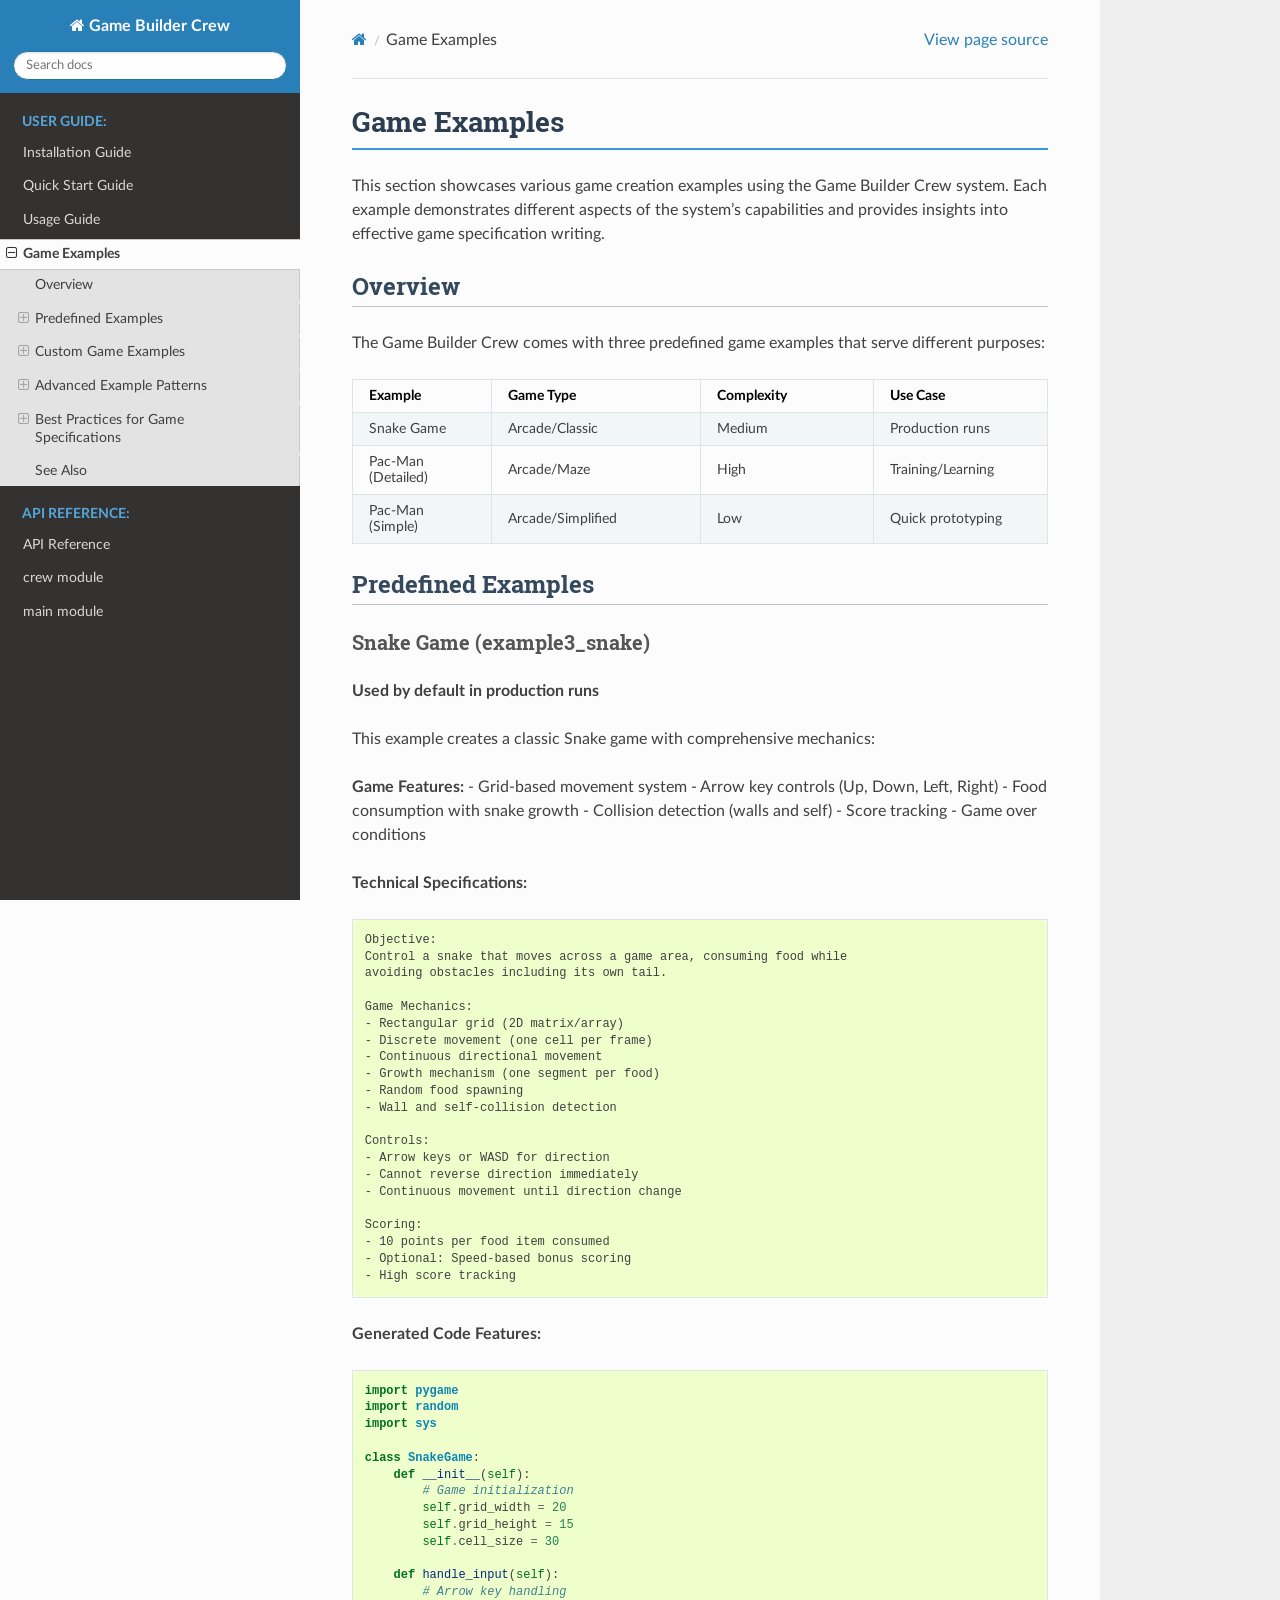
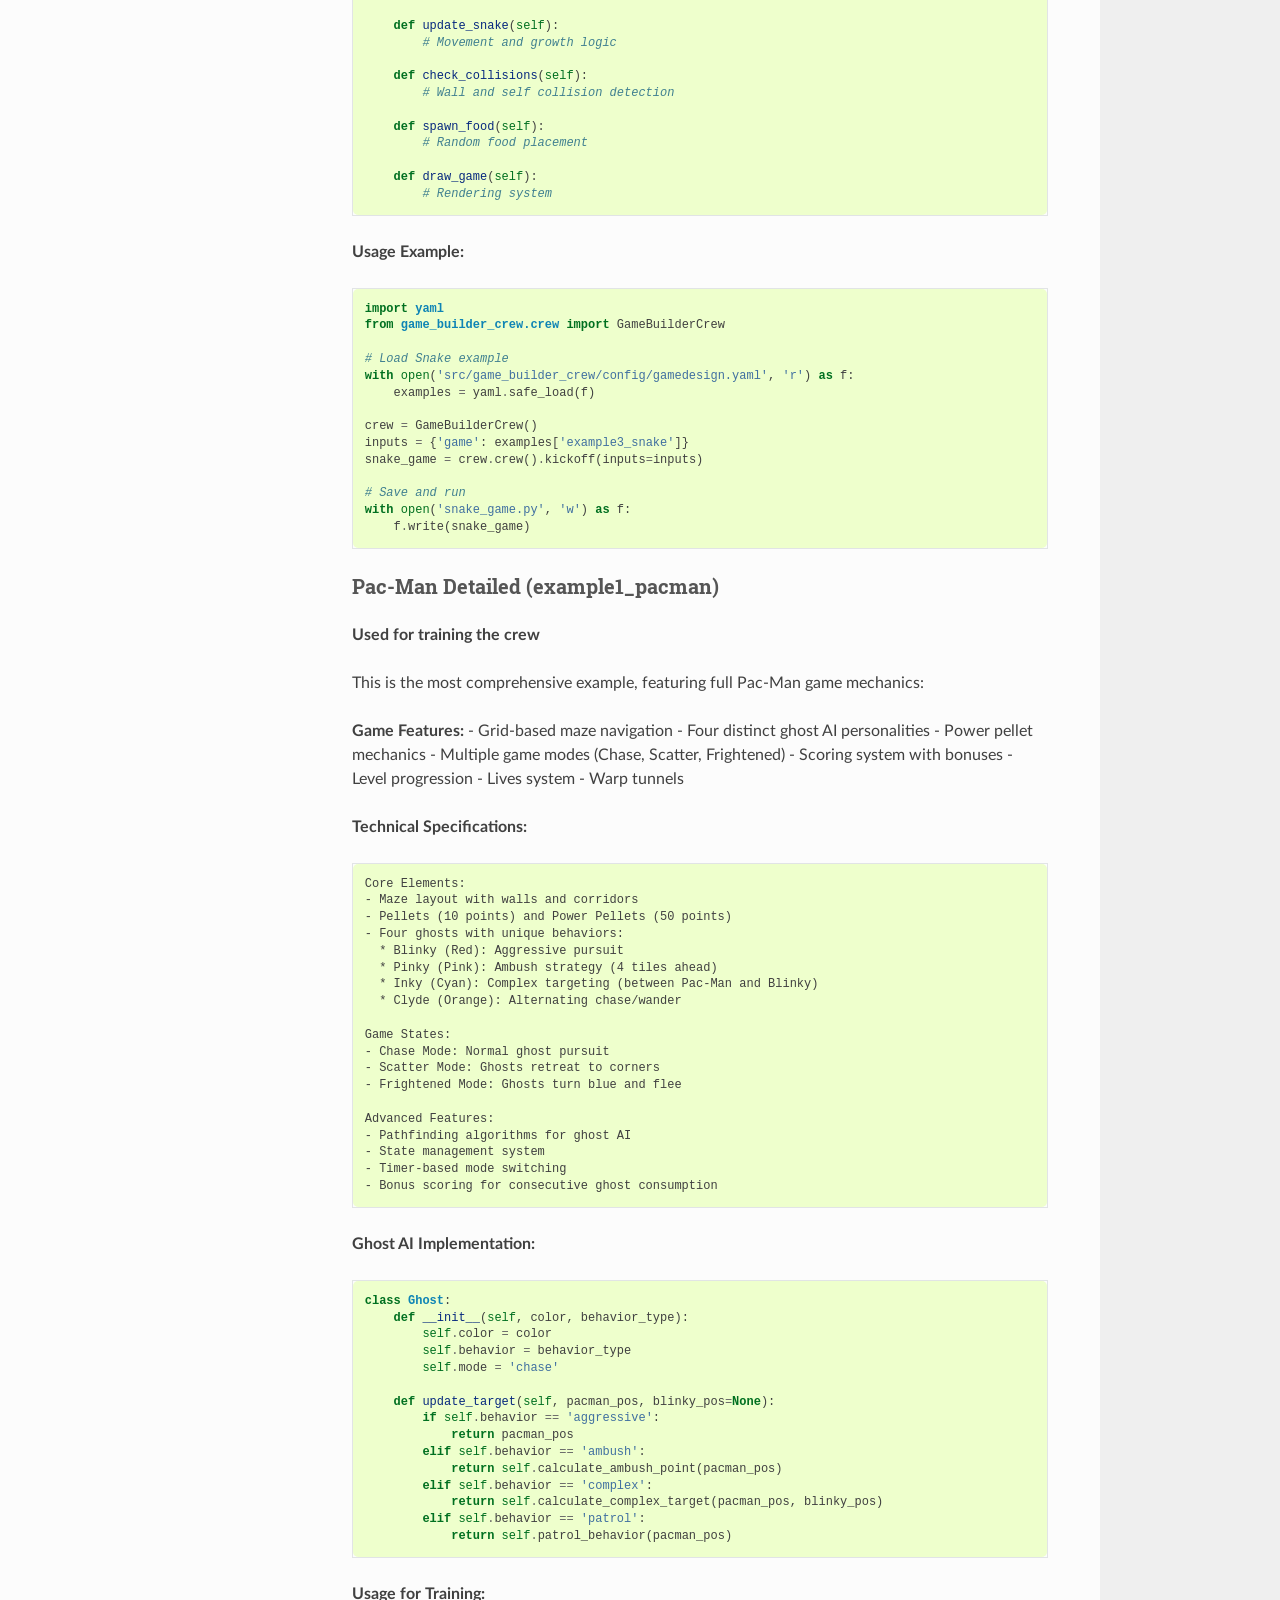
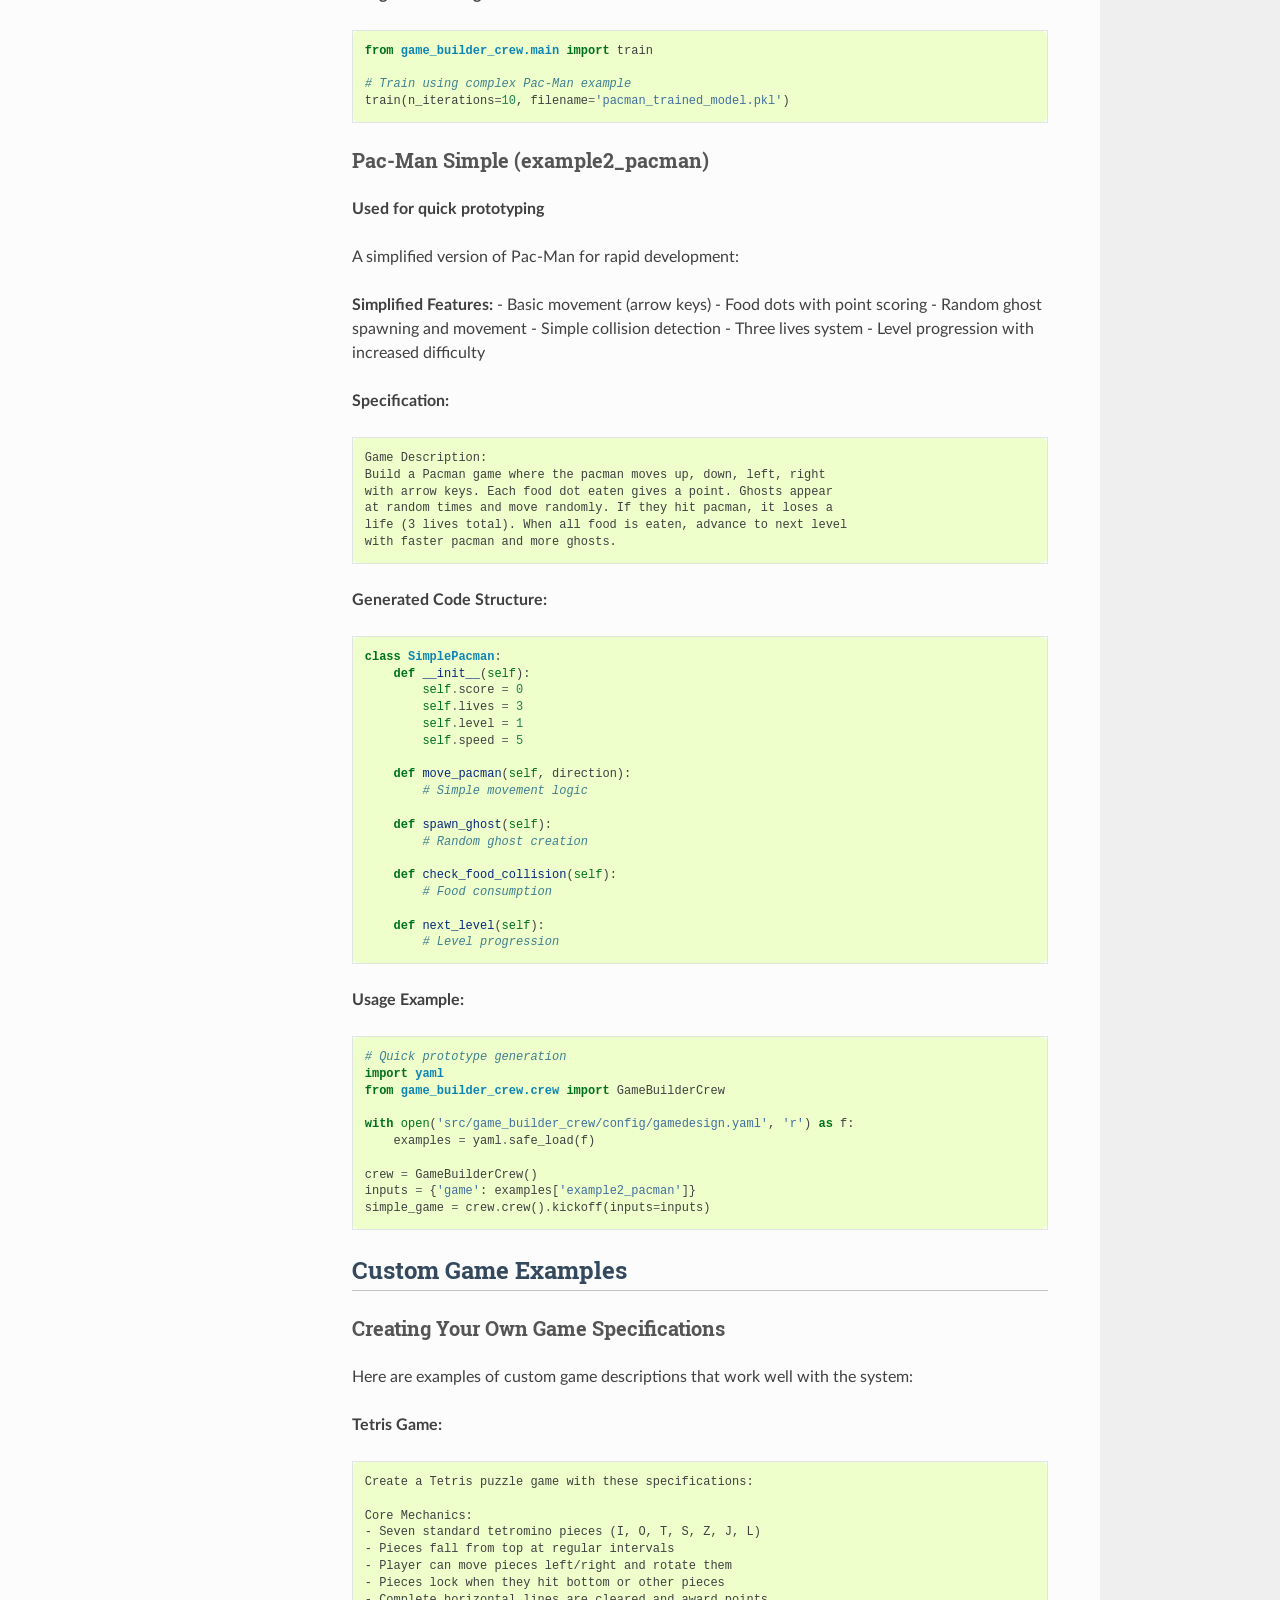
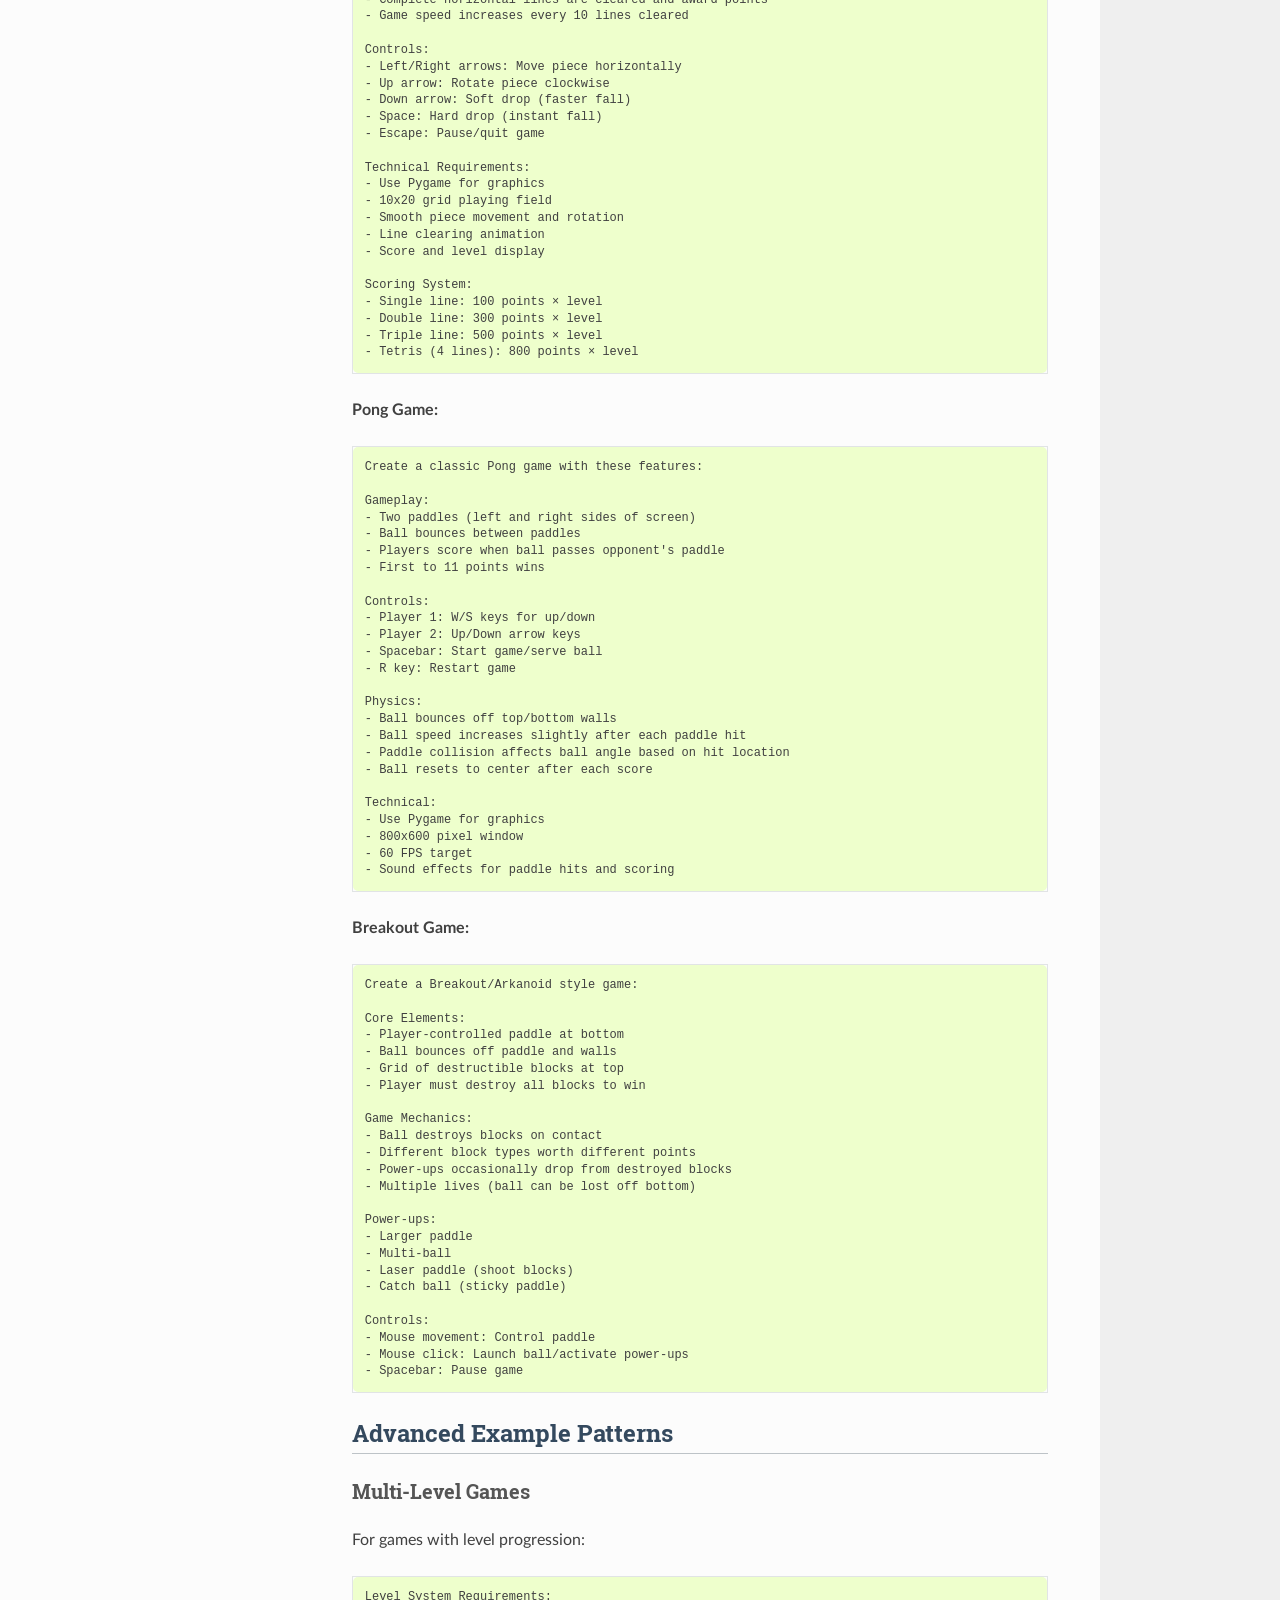
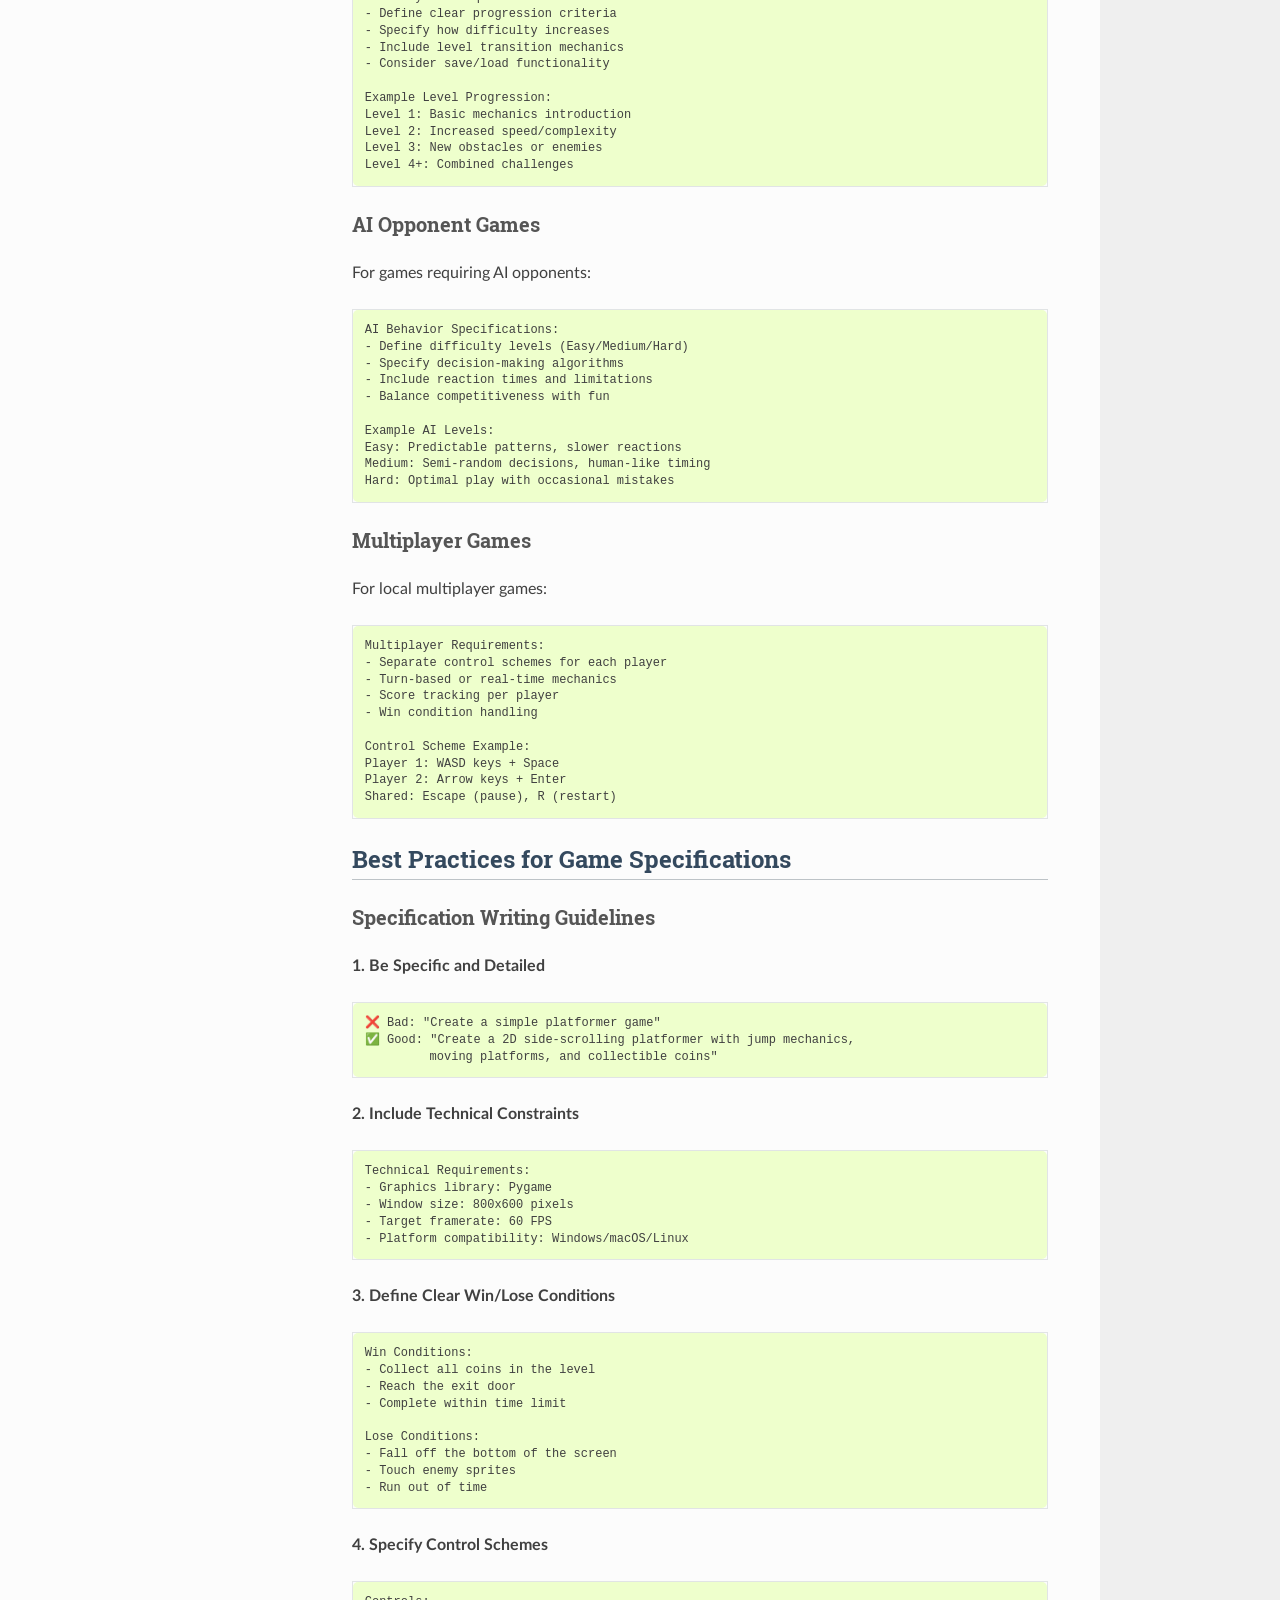
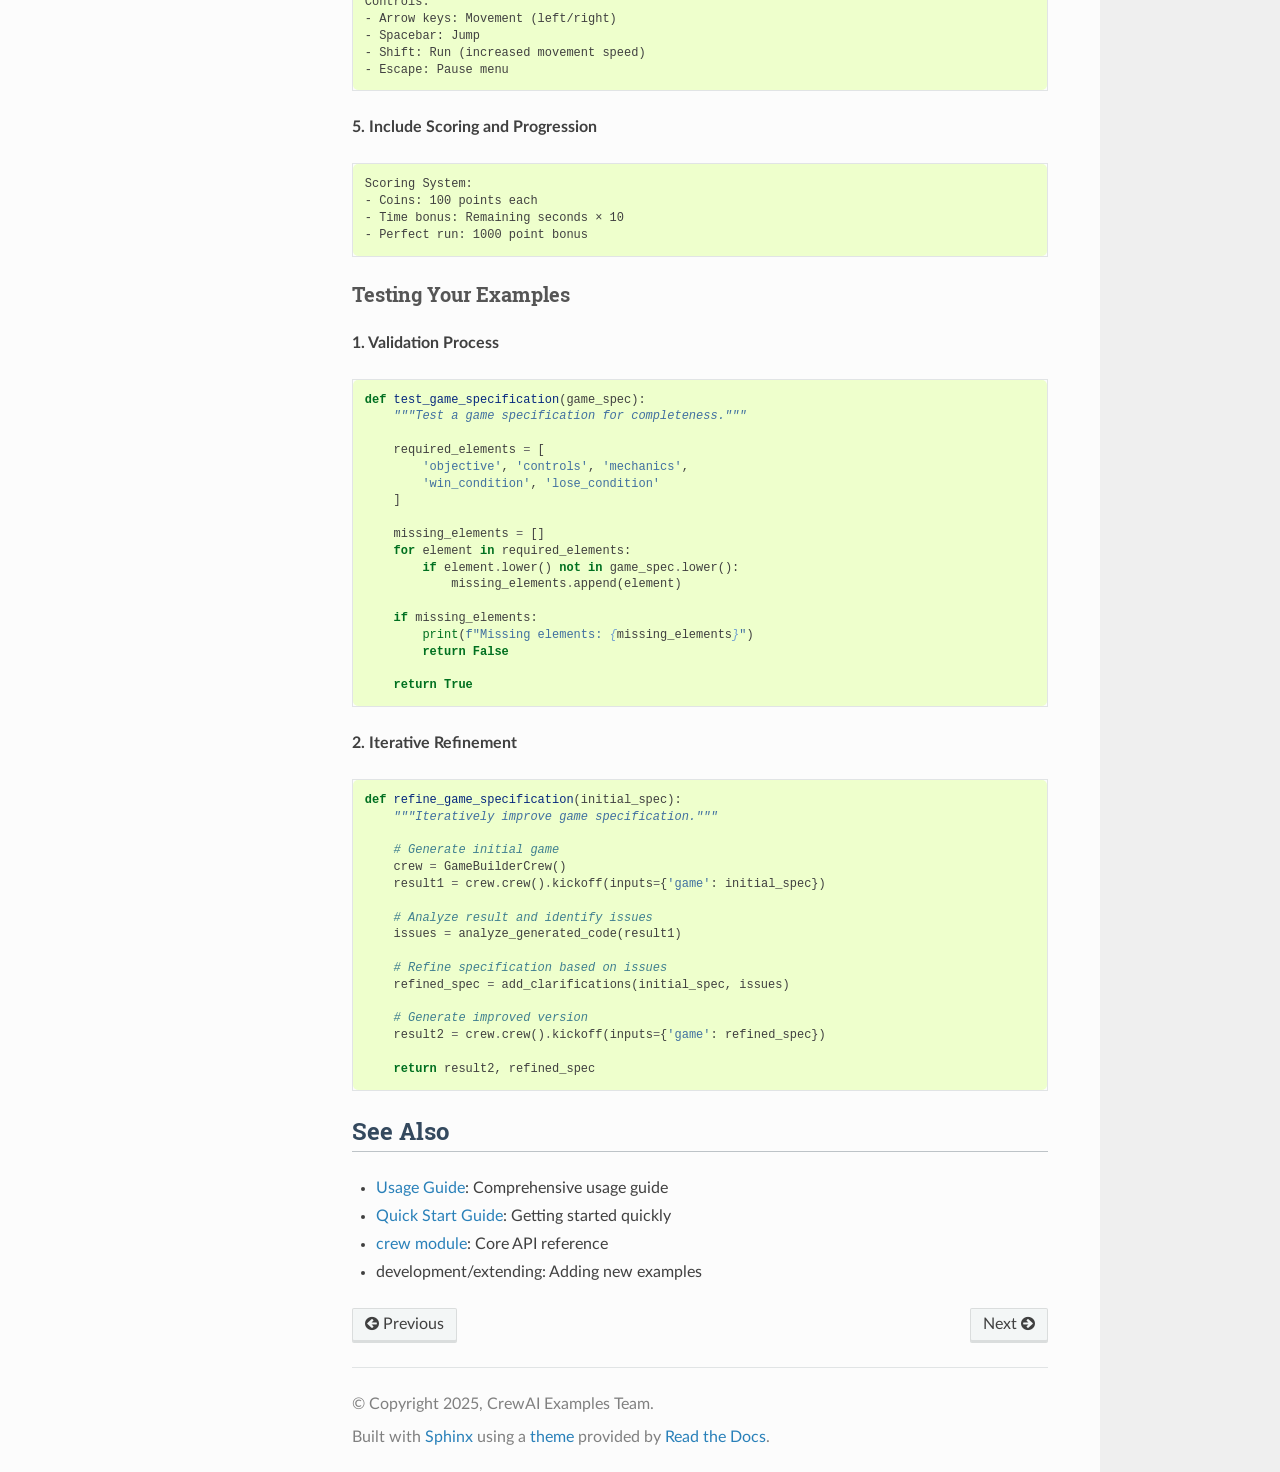
<file: report_generator/src/report_generator/tools/docs/docs_example/_build/html/examples.html>
<!DOCTYPE html>
<html class="writer-html5" lang="en" data-content_root="./">
<head>
  <meta charset="utf-8" /><meta name="viewport" content="width=device-width, initial-scale=1" />

  <meta name="viewport" content="width=device-width, initial-scale=1.0" />
  <title>Game Examples &mdash; Game Builder Crew 1.0.0 documentation</title>
      <link rel="stylesheet" type="text/css" href="_static/pygments.css?v=03e43079" />
      <link rel="stylesheet" type="text/css" href="_static/css/theme.css?v=e59714d7" />
      <link rel="stylesheet" type="text/css" href="_static/copybutton.css?v=76b2166b" />
      <link rel="stylesheet" type="text/css" href="_static/custom.css?v=1cfeddc2" />
      <link rel="stylesheet" type="text/css" href="_static/sphinx-design.min.css?v=95c83b7e" />

  
      <script src="_static/jquery.js?v=5d32c60e"></script>
      <script src="_static/_sphinx_javascript_frameworks_compat.js?v=2cd50e6c"></script>
      <script src="_static/documentation_options.js?v=8d563738"></script>
      <script src="_static/doctools.js?v=9bcbadda"></script>
      <script src="_static/sphinx_highlight.js?v=dc90522c"></script>
      <script src="_static/clipboard.min.js?v=a7894cd8"></script>
      <script src="_static/copybutton.js?v=f281be69"></script>
      <script src="_static/design-tabs.js?v=f930bc37"></script>
    <script src="_static/js/theme.js"></script>
    <link rel="index" title="Index" href="genindex.html" />
    <link rel="search" title="Search" href="search.html" />
    <link rel="next" title="API Reference" href="api/modules.html" />
    <link rel="prev" title="Usage Guide" href="usage.html" /> 
</head>

<body class="wy-body-for-nav"> 
  <div class="wy-grid-for-nav">
    <nav data-toggle="wy-nav-shift" class="wy-nav-side">
      <div class="wy-side-scroll">
        <div class="wy-side-nav-search"  style="background: #2980B9" >

          
          
          <a href="index.html" class="icon icon-home">
            Game Builder Crew
          </a>
<div role="search">
  <form id="rtd-search-form" class="wy-form" action="search.html" method="get">
    <input type="text" name="q" placeholder="Search docs" aria-label="Search docs" />
    <input type="hidden" name="check_keywords" value="yes" />
    <input type="hidden" name="area" value="default" />
  </form>
</div>
        </div><div class="wy-menu wy-menu-vertical" data-spy="affix" role="navigation" aria-label="Navigation menu">
              <p class="caption" role="heading"><span class="caption-text">User Guide:</span></p>
<ul class="current">
<li class="toctree-l1"><a class="reference internal" href="installation.html">Installation Guide</a></li>
<li class="toctree-l1"><a class="reference internal" href="quickstart.html">Quick Start Guide</a></li>
<li class="toctree-l1"><a class="reference internal" href="usage.html">Usage Guide</a></li>
<li class="toctree-l1 current"><a class="current reference internal" href="#">Game Examples</a><ul>
<li class="toctree-l2"><a class="reference internal" href="#overview">Overview</a></li>
<li class="toctree-l2"><a class="reference internal" href="#predefined-examples">Predefined Examples</a><ul>
<li class="toctree-l3"><a class="reference internal" href="#snake-game-example3-snake">Snake Game (example3_snake)</a></li>
<li class="toctree-l3"><a class="reference internal" href="#pac-man-detailed-example1-pacman">Pac-Man Detailed (example1_pacman)</a></li>
<li class="toctree-l3"><a class="reference internal" href="#pac-man-simple-example2-pacman">Pac-Man Simple (example2_pacman)</a></li>
</ul>
</li>
<li class="toctree-l2"><a class="reference internal" href="#custom-game-examples">Custom Game Examples</a><ul>
<li class="toctree-l3"><a class="reference internal" href="#creating-your-own-game-specifications">Creating Your Own Game Specifications</a></li>
</ul>
</li>
<li class="toctree-l2"><a class="reference internal" href="#advanced-example-patterns">Advanced Example Patterns</a><ul>
<li class="toctree-l3"><a class="reference internal" href="#multi-level-games">Multi-Level Games</a></li>
<li class="toctree-l3"><a class="reference internal" href="#ai-opponent-games">AI Opponent Games</a></li>
<li class="toctree-l3"><a class="reference internal" href="#multiplayer-games">Multiplayer Games</a></li>
</ul>
</li>
<li class="toctree-l2"><a class="reference internal" href="#best-practices-for-game-specifications">Best Practices for Game Specifications</a><ul>
<li class="toctree-l3"><a class="reference internal" href="#specification-writing-guidelines">Specification Writing Guidelines</a></li>
<li class="toctree-l3"><a class="reference internal" href="#testing-your-examples">Testing Your Examples</a></li>
</ul>
</li>
<li class="toctree-l2"><a class="reference internal" href="#see-also">See Also</a></li>
</ul>
</li>
</ul>
<p class="caption" role="heading"><span class="caption-text">API Reference:</span></p>
<ul>
<li class="toctree-l1"><a class="reference internal" href="api/modules.html">API Reference</a></li>
<li class="toctree-l1"><a class="reference internal" href="api/crew.html">crew module</a></li>
<li class="toctree-l1"><a class="reference internal" href="api/main.html">main module</a></li>
</ul>

        </div>
      </div>
    </nav>

    <section data-toggle="wy-nav-shift" class="wy-nav-content-wrap"><nav class="wy-nav-top" aria-label="Mobile navigation menu"  style="background: #2980B9" >
          <i data-toggle="wy-nav-top" class="fa fa-bars"></i>
          <a href="index.html">Game Builder Crew</a>
      </nav>

      <div class="wy-nav-content">
        <div class="rst-content">
          <div role="navigation" aria-label="Page navigation">
  <ul class="wy-breadcrumbs">
      <li><a href="index.html" class="icon icon-home" aria-label="Home"></a></li>
      <li class="breadcrumb-item active">Game Examples</li>
      <li class="wy-breadcrumbs-aside">
            <a href="_sources/examples.rst.txt" rel="nofollow"> View page source</a>
      </li>
  </ul>
  <hr/>
</div>
          <div role="main" class="document" itemscope="itemscope" itemtype="http://schema.org/Article">
           <div itemprop="articleBody">
             
  <section id="game-examples">
<h1>Game Examples<a class="headerlink" href="#game-examples" title="Link to this heading"></a></h1>
<p>This section showcases various game creation examples using the Game Builder Crew system. Each example demonstrates different aspects of the system’s capabilities and provides insights into effective game specification writing.</p>
<section id="overview">
<h2>Overview<a class="headerlink" href="#overview" title="Link to this heading"></a></h2>
<p>The Game Builder Crew comes with three predefined game examples that serve different purposes:</p>
<table class="docutils align-default">
<colgroup>
<col style="width: 20.0%" />
<col style="width: 30.0%" />
<col style="width: 25.0%" />
<col style="width: 25.0%" />
</colgroup>
<thead>
<tr class="row-odd"><th class="head"><p>Example</p></th>
<th class="head"><p>Game Type</p></th>
<th class="head"><p>Complexity</p></th>
<th class="head"><p>Use Case</p></th>
</tr>
</thead>
<tbody>
<tr class="row-even"><td><p>Snake Game</p></td>
<td><p>Arcade/Classic</p></td>
<td><p>Medium</p></td>
<td><p>Production runs</p></td>
</tr>
<tr class="row-odd"><td><p>Pac-Man (Detailed)</p></td>
<td><p>Arcade/Maze</p></td>
<td><p>High</p></td>
<td><p>Training/Learning</p></td>
</tr>
<tr class="row-even"><td><p>Pac-Man (Simple)</p></td>
<td><p>Arcade/Simplified</p></td>
<td><p>Low</p></td>
<td><p>Quick prototyping</p></td>
</tr>
</tbody>
</table>
</section>
<section id="predefined-examples">
<h2>Predefined Examples<a class="headerlink" href="#predefined-examples" title="Link to this heading"></a></h2>
<section id="snake-game-example3-snake">
<h3>Snake Game (example3_snake)<a class="headerlink" href="#snake-game-example3-snake" title="Link to this heading"></a></h3>
<p><strong>Used by default in production runs</strong></p>
<p>This example creates a classic Snake game with comprehensive mechanics:</p>
<p><strong>Game Features:</strong>
- Grid-based movement system
- Arrow key controls (Up, Down, Left, Right)
- Food consumption with snake growth
- Collision detection (walls and self)
- Score tracking
- Game over conditions</p>
<p><strong>Technical Specifications:</strong></p>
<div class="highlight-text notranslate"><div class="highlight"><pre><span></span>Objective:
Control a snake that moves across a game area, consuming food while
avoiding obstacles including its own tail.

Game Mechanics:
- Rectangular grid (2D matrix/array)
- Discrete movement (one cell per frame)
- Continuous directional movement
- Growth mechanism (one segment per food)
- Random food spawning
- Wall and self-collision detection

Controls:
- Arrow keys or WASD for direction
- Cannot reverse direction immediately
- Continuous movement until direction change

Scoring:
- 10 points per food item consumed
- Optional: Speed-based bonus scoring
- High score tracking
</pre></div>
</div>
<p><strong>Generated Code Features:</strong></p>
<div class="highlight-python notranslate"><div class="highlight"><pre><span></span><span class="kn">import</span><span class="w"> </span><span class="nn">pygame</span>
<span class="kn">import</span><span class="w"> </span><span class="nn">random</span>
<span class="kn">import</span><span class="w"> </span><span class="nn">sys</span>

<span class="k">class</span><span class="w"> </span><span class="nc">SnakeGame</span><span class="p">:</span>
    <span class="k">def</span><span class="w"> </span><span class="fm">__init__</span><span class="p">(</span><span class="bp">self</span><span class="p">):</span>
        <span class="c1"># Game initialization</span>
        <span class="bp">self</span><span class="o">.</span><span class="n">grid_width</span> <span class="o">=</span> <span class="mi">20</span>
        <span class="bp">self</span><span class="o">.</span><span class="n">grid_height</span> <span class="o">=</span> <span class="mi">15</span>
        <span class="bp">self</span><span class="o">.</span><span class="n">cell_size</span> <span class="o">=</span> <span class="mi">30</span>

    <span class="k">def</span><span class="w"> </span><span class="nf">handle_input</span><span class="p">(</span><span class="bp">self</span><span class="p">):</span>
        <span class="c1"># Arrow key handling</span>

    <span class="k">def</span><span class="w"> </span><span class="nf">update_snake</span><span class="p">(</span><span class="bp">self</span><span class="p">):</span>
        <span class="c1"># Movement and growth logic</span>

    <span class="k">def</span><span class="w"> </span><span class="nf">check_collisions</span><span class="p">(</span><span class="bp">self</span><span class="p">):</span>
        <span class="c1"># Wall and self collision detection</span>

    <span class="k">def</span><span class="w"> </span><span class="nf">spawn_food</span><span class="p">(</span><span class="bp">self</span><span class="p">):</span>
        <span class="c1"># Random food placement</span>

    <span class="k">def</span><span class="w"> </span><span class="nf">draw_game</span><span class="p">(</span><span class="bp">self</span><span class="p">):</span>
        <span class="c1"># Rendering system</span>
</pre></div>
</div>
<p><strong>Usage Example:</strong></p>
<div class="highlight-python notranslate"><div class="highlight"><pre><span></span><span class="kn">import</span><span class="w"> </span><span class="nn">yaml</span>
<span class="kn">from</span><span class="w"> </span><span class="nn">game_builder_crew.crew</span><span class="w"> </span><span class="kn">import</span> <span class="n">GameBuilderCrew</span>

<span class="c1"># Load Snake example</span>
<span class="k">with</span> <span class="nb">open</span><span class="p">(</span><span class="s1">&#39;src/game_builder_crew/config/gamedesign.yaml&#39;</span><span class="p">,</span> <span class="s1">&#39;r&#39;</span><span class="p">)</span> <span class="k">as</span> <span class="n">f</span><span class="p">:</span>
    <span class="n">examples</span> <span class="o">=</span> <span class="n">yaml</span><span class="o">.</span><span class="n">safe_load</span><span class="p">(</span><span class="n">f</span><span class="p">)</span>

<span class="n">crew</span> <span class="o">=</span> <span class="n">GameBuilderCrew</span><span class="p">()</span>
<span class="n">inputs</span> <span class="o">=</span> <span class="p">{</span><span class="s1">&#39;game&#39;</span><span class="p">:</span> <span class="n">examples</span><span class="p">[</span><span class="s1">&#39;example3_snake&#39;</span><span class="p">]}</span>
<span class="n">snake_game</span> <span class="o">=</span> <span class="n">crew</span><span class="o">.</span><span class="n">crew</span><span class="p">()</span><span class="o">.</span><span class="n">kickoff</span><span class="p">(</span><span class="n">inputs</span><span class="o">=</span><span class="n">inputs</span><span class="p">)</span>

<span class="c1"># Save and run</span>
<span class="k">with</span> <span class="nb">open</span><span class="p">(</span><span class="s1">&#39;snake_game.py&#39;</span><span class="p">,</span> <span class="s1">&#39;w&#39;</span><span class="p">)</span> <span class="k">as</span> <span class="n">f</span><span class="p">:</span>
    <span class="n">f</span><span class="o">.</span><span class="n">write</span><span class="p">(</span><span class="n">snake_game</span><span class="p">)</span>
</pre></div>
</div>
</section>
<section id="pac-man-detailed-example1-pacman">
<h3>Pac-Man Detailed (example1_pacman)<a class="headerlink" href="#pac-man-detailed-example1-pacman" title="Link to this heading"></a></h3>
<p><strong>Used for training the crew</strong></p>
<p>This is the most comprehensive example, featuring full Pac-Man game mechanics:</p>
<p><strong>Game Features:</strong>
- Grid-based maze navigation
- Four distinct ghost AI personalities
- Power pellet mechanics
- Multiple game modes (Chase, Scatter, Frightened)
- Scoring system with bonuses
- Level progression
- Lives system
- Warp tunnels</p>
<p><strong>Technical Specifications:</strong></p>
<div class="highlight-text notranslate"><div class="highlight"><pre><span></span>Core Elements:
- Maze layout with walls and corridors
- Pellets (10 points) and Power Pellets (50 points)
- Four ghosts with unique behaviors:
  * Blinky (Red): Aggressive pursuit
  * Pinky (Pink): Ambush strategy (4 tiles ahead)
  * Inky (Cyan): Complex targeting (between Pac-Man and Blinky)
  * Clyde (Orange): Alternating chase/wander

Game States:
- Chase Mode: Normal ghost pursuit
- Scatter Mode: Ghosts retreat to corners
- Frightened Mode: Ghosts turn blue and flee

Advanced Features:
- Pathfinding algorithms for ghost AI
- State management system
- Timer-based mode switching
- Bonus scoring for consecutive ghost consumption
</pre></div>
</div>
<p><strong>Ghost AI Implementation:</strong></p>
<div class="highlight-python notranslate"><div class="highlight"><pre><span></span><span class="k">class</span><span class="w"> </span><span class="nc">Ghost</span><span class="p">:</span>
    <span class="k">def</span><span class="w"> </span><span class="fm">__init__</span><span class="p">(</span><span class="bp">self</span><span class="p">,</span> <span class="n">color</span><span class="p">,</span> <span class="n">behavior_type</span><span class="p">):</span>
        <span class="bp">self</span><span class="o">.</span><span class="n">color</span> <span class="o">=</span> <span class="n">color</span>
        <span class="bp">self</span><span class="o">.</span><span class="n">behavior</span> <span class="o">=</span> <span class="n">behavior_type</span>
        <span class="bp">self</span><span class="o">.</span><span class="n">mode</span> <span class="o">=</span> <span class="s1">&#39;chase&#39;</span>

    <span class="k">def</span><span class="w"> </span><span class="nf">update_target</span><span class="p">(</span><span class="bp">self</span><span class="p">,</span> <span class="n">pacman_pos</span><span class="p">,</span> <span class="n">blinky_pos</span><span class="o">=</span><span class="kc">None</span><span class="p">):</span>
        <span class="k">if</span> <span class="bp">self</span><span class="o">.</span><span class="n">behavior</span> <span class="o">==</span> <span class="s1">&#39;aggressive&#39;</span><span class="p">:</span>
            <span class="k">return</span> <span class="n">pacman_pos</span>
        <span class="k">elif</span> <span class="bp">self</span><span class="o">.</span><span class="n">behavior</span> <span class="o">==</span> <span class="s1">&#39;ambush&#39;</span><span class="p">:</span>
            <span class="k">return</span> <span class="bp">self</span><span class="o">.</span><span class="n">calculate_ambush_point</span><span class="p">(</span><span class="n">pacman_pos</span><span class="p">)</span>
        <span class="k">elif</span> <span class="bp">self</span><span class="o">.</span><span class="n">behavior</span> <span class="o">==</span> <span class="s1">&#39;complex&#39;</span><span class="p">:</span>
            <span class="k">return</span> <span class="bp">self</span><span class="o">.</span><span class="n">calculate_complex_target</span><span class="p">(</span><span class="n">pacman_pos</span><span class="p">,</span> <span class="n">blinky_pos</span><span class="p">)</span>
        <span class="k">elif</span> <span class="bp">self</span><span class="o">.</span><span class="n">behavior</span> <span class="o">==</span> <span class="s1">&#39;patrol&#39;</span><span class="p">:</span>
            <span class="k">return</span> <span class="bp">self</span><span class="o">.</span><span class="n">patrol_behavior</span><span class="p">(</span><span class="n">pacman_pos</span><span class="p">)</span>
</pre></div>
</div>
<p><strong>Usage for Training:</strong></p>
<div class="highlight-python notranslate"><div class="highlight"><pre><span></span><span class="kn">from</span><span class="w"> </span><span class="nn">game_builder_crew.main</span><span class="w"> </span><span class="kn">import</span> <span class="n">train</span>

<span class="c1"># Train using complex Pac-Man example</span>
<span class="n">train</span><span class="p">(</span><span class="n">n_iterations</span><span class="o">=</span><span class="mi">10</span><span class="p">,</span> <span class="n">filename</span><span class="o">=</span><span class="s1">&#39;pacman_trained_model.pkl&#39;</span><span class="p">)</span>
</pre></div>
</div>
</section>
<section id="pac-man-simple-example2-pacman">
<h3>Pac-Man Simple (example2_pacman)<a class="headerlink" href="#pac-man-simple-example2-pacman" title="Link to this heading"></a></h3>
<p><strong>Used for quick prototyping</strong></p>
<p>A simplified version of Pac-Man for rapid development:</p>
<p><strong>Simplified Features:</strong>
- Basic movement (arrow keys)
- Food dots with point scoring
- Random ghost spawning and movement
- Simple collision detection
- Three lives system
- Level progression with increased difficulty</p>
<p><strong>Specification:</strong></p>
<div class="highlight-text notranslate"><div class="highlight"><pre><span></span>Game Description:
Build a Pacman game where the pacman moves up, down, left, right
with arrow keys. Each food dot eaten gives a point. Ghosts appear
at random times and move randomly. If they hit pacman, it loses a
life (3 lives total). When all food is eaten, advance to next level
with faster pacman and more ghosts.
</pre></div>
</div>
<p><strong>Generated Code Structure:</strong></p>
<div class="highlight-python notranslate"><div class="highlight"><pre><span></span><span class="k">class</span><span class="w"> </span><span class="nc">SimplePacman</span><span class="p">:</span>
    <span class="k">def</span><span class="w"> </span><span class="fm">__init__</span><span class="p">(</span><span class="bp">self</span><span class="p">):</span>
        <span class="bp">self</span><span class="o">.</span><span class="n">score</span> <span class="o">=</span> <span class="mi">0</span>
        <span class="bp">self</span><span class="o">.</span><span class="n">lives</span> <span class="o">=</span> <span class="mi">3</span>
        <span class="bp">self</span><span class="o">.</span><span class="n">level</span> <span class="o">=</span> <span class="mi">1</span>
        <span class="bp">self</span><span class="o">.</span><span class="n">speed</span> <span class="o">=</span> <span class="mi">5</span>

    <span class="k">def</span><span class="w"> </span><span class="nf">move_pacman</span><span class="p">(</span><span class="bp">self</span><span class="p">,</span> <span class="n">direction</span><span class="p">):</span>
        <span class="c1"># Simple movement logic</span>

    <span class="k">def</span><span class="w"> </span><span class="nf">spawn_ghost</span><span class="p">(</span><span class="bp">self</span><span class="p">):</span>
        <span class="c1"># Random ghost creation</span>

    <span class="k">def</span><span class="w"> </span><span class="nf">check_food_collision</span><span class="p">(</span><span class="bp">self</span><span class="p">):</span>
        <span class="c1"># Food consumption</span>

    <span class="k">def</span><span class="w"> </span><span class="nf">next_level</span><span class="p">(</span><span class="bp">self</span><span class="p">):</span>
        <span class="c1"># Level progression</span>
</pre></div>
</div>
<p><strong>Usage Example:</strong></p>
<div class="highlight-python notranslate"><div class="highlight"><pre><span></span><span class="c1"># Quick prototype generation</span>
<span class="kn">import</span><span class="w"> </span><span class="nn">yaml</span>
<span class="kn">from</span><span class="w"> </span><span class="nn">game_builder_crew.crew</span><span class="w"> </span><span class="kn">import</span> <span class="n">GameBuilderCrew</span>

<span class="k">with</span> <span class="nb">open</span><span class="p">(</span><span class="s1">&#39;src/game_builder_crew/config/gamedesign.yaml&#39;</span><span class="p">,</span> <span class="s1">&#39;r&#39;</span><span class="p">)</span> <span class="k">as</span> <span class="n">f</span><span class="p">:</span>
    <span class="n">examples</span> <span class="o">=</span> <span class="n">yaml</span><span class="o">.</span><span class="n">safe_load</span><span class="p">(</span><span class="n">f</span><span class="p">)</span>

<span class="n">crew</span> <span class="o">=</span> <span class="n">GameBuilderCrew</span><span class="p">()</span>
<span class="n">inputs</span> <span class="o">=</span> <span class="p">{</span><span class="s1">&#39;game&#39;</span><span class="p">:</span> <span class="n">examples</span><span class="p">[</span><span class="s1">&#39;example2_pacman&#39;</span><span class="p">]}</span>
<span class="n">simple_game</span> <span class="o">=</span> <span class="n">crew</span><span class="o">.</span><span class="n">crew</span><span class="p">()</span><span class="o">.</span><span class="n">kickoff</span><span class="p">(</span><span class="n">inputs</span><span class="o">=</span><span class="n">inputs</span><span class="p">)</span>
</pre></div>
</div>
</section>
</section>
<section id="custom-game-examples">
<h2>Custom Game Examples<a class="headerlink" href="#custom-game-examples" title="Link to this heading"></a></h2>
<section id="creating-your-own-game-specifications">
<h3>Creating Your Own Game Specifications<a class="headerlink" href="#creating-your-own-game-specifications" title="Link to this heading"></a></h3>
<p>Here are examples of custom game descriptions that work well with the system:</p>
<p><strong>Tetris Game:</strong></p>
<div class="highlight-text notranslate"><div class="highlight"><pre><span></span>Create a Tetris puzzle game with these specifications:

Core Mechanics:
- Seven standard tetromino pieces (I, O, T, S, Z, J, L)
- Pieces fall from top at regular intervals
- Player can move pieces left/right and rotate them
- Pieces lock when they hit bottom or other pieces
- Complete horizontal lines are cleared and award points
- Game speed increases every 10 lines cleared

Controls:
- Left/Right arrows: Move piece horizontally
- Up arrow: Rotate piece clockwise
- Down arrow: Soft drop (faster fall)
- Space: Hard drop (instant fall)
- Escape: Pause/quit game

Technical Requirements:
- Use Pygame for graphics
- 10x20 grid playing field
- Smooth piece movement and rotation
- Line clearing animation
- Score and level display

Scoring System:
- Single line: 100 points × level
- Double line: 300 points × level
- Triple line: 500 points × level
- Tetris (4 lines): 800 points × level
</pre></div>
</div>
<p><strong>Pong Game:</strong></p>
<div class="highlight-text notranslate"><div class="highlight"><pre><span></span>Create a classic Pong game with these features:

Gameplay:
- Two paddles (left and right sides of screen)
- Ball bounces between paddles
- Players score when ball passes opponent&#39;s paddle
- First to 11 points wins

Controls:
- Player 1: W/S keys for up/down
- Player 2: Up/Down arrow keys
- Spacebar: Start game/serve ball
- R key: Restart game

Physics:
- Ball bounces off top/bottom walls
- Ball speed increases slightly after each paddle hit
- Paddle collision affects ball angle based on hit location
- Ball resets to center after each score

Technical:
- Use Pygame for graphics
- 800x600 pixel window
- 60 FPS target
- Sound effects for paddle hits and scoring
</pre></div>
</div>
<p><strong>Breakout Game:</strong></p>
<div class="highlight-text notranslate"><div class="highlight"><pre><span></span>Create a Breakout/Arkanoid style game:

Core Elements:
- Player-controlled paddle at bottom
- Ball bounces off paddle and walls
- Grid of destructible blocks at top
- Player must destroy all blocks to win

Game Mechanics:
- Ball destroys blocks on contact
- Different block types worth different points
- Power-ups occasionally drop from destroyed blocks
- Multiple lives (ball can be lost off bottom)

Power-ups:
- Larger paddle
- Multi-ball
- Laser paddle (shoot blocks)
- Catch ball (sticky paddle)

Controls:
- Mouse movement: Control paddle
- Mouse click: Launch ball/activate power-ups
- Spacebar: Pause game
</pre></div>
</div>
</section>
</section>
<section id="advanced-example-patterns">
<h2>Advanced Example Patterns<a class="headerlink" href="#advanced-example-patterns" title="Link to this heading"></a></h2>
<section id="multi-level-games">
<h3>Multi-Level Games<a class="headerlink" href="#multi-level-games" title="Link to this heading"></a></h3>
<p>For games with level progression:</p>
<div class="highlight-text notranslate"><div class="highlight"><pre><span></span>Level System Requirements:
- Define clear progression criteria
- Specify how difficulty increases
- Include level transition mechanics
- Consider save/load functionality

Example Level Progression:
Level 1: Basic mechanics introduction
Level 2: Increased speed/complexity
Level 3: New obstacles or enemies
Level 4+: Combined challenges
</pre></div>
</div>
</section>
<section id="ai-opponent-games">
<h3>AI Opponent Games<a class="headerlink" href="#ai-opponent-games" title="Link to this heading"></a></h3>
<p>For games requiring AI opponents:</p>
<div class="highlight-text notranslate"><div class="highlight"><pre><span></span>AI Behavior Specifications:
- Define difficulty levels (Easy/Medium/Hard)
- Specify decision-making algorithms
- Include reaction times and limitations
- Balance competitiveness with fun

Example AI Levels:
Easy: Predictable patterns, slower reactions
Medium: Semi-random decisions, human-like timing
Hard: Optimal play with occasional mistakes
</pre></div>
</div>
</section>
<section id="multiplayer-games">
<h3>Multiplayer Games<a class="headerlink" href="#multiplayer-games" title="Link to this heading"></a></h3>
<p>For local multiplayer games:</p>
<div class="highlight-text notranslate"><div class="highlight"><pre><span></span>Multiplayer Requirements:
- Separate control schemes for each player
- Turn-based or real-time mechanics
- Score tracking per player
- Win condition handling

Control Scheme Example:
Player 1: WASD keys + Space
Player 2: Arrow keys + Enter
Shared: Escape (pause), R (restart)
</pre></div>
</div>
</section>
</section>
<section id="best-practices-for-game-specifications">
<h2>Best Practices for Game Specifications<a class="headerlink" href="#best-practices-for-game-specifications" title="Link to this heading"></a></h2>
<section id="specification-writing-guidelines">
<h3>Specification Writing Guidelines<a class="headerlink" href="#specification-writing-guidelines" title="Link to this heading"></a></h3>
<p><strong>1. Be Specific and Detailed</strong></p>
<div class="highlight-text notranslate"><div class="highlight"><pre><span></span>❌ Bad: &quot;Create a simple platformer game&quot;
✅ Good: &quot;Create a 2D side-scrolling platformer with jump mechanics,
         moving platforms, and collectible coins&quot;
</pre></div>
</div>
<p><strong>2. Include Technical Constraints</strong></p>
<div class="highlight-text notranslate"><div class="highlight"><pre><span></span>Technical Requirements:
- Graphics library: Pygame
- Window size: 800x600 pixels
- Target framerate: 60 FPS
- Platform compatibility: Windows/macOS/Linux
</pre></div>
</div>
<p><strong>3. Define Clear Win/Lose Conditions</strong></p>
<div class="highlight-text notranslate"><div class="highlight"><pre><span></span>Win Conditions:
- Collect all coins in the level
- Reach the exit door
- Complete within time limit

Lose Conditions:
- Fall off the bottom of the screen
- Touch enemy sprites
- Run out of time
</pre></div>
</div>
<p><strong>4. Specify Control Schemes</strong></p>
<div class="highlight-text notranslate"><div class="highlight"><pre><span></span>Controls:
- Arrow keys: Movement (left/right)
- Spacebar: Jump
- Shift: Run (increased movement speed)
- Escape: Pause menu
</pre></div>
</div>
<p><strong>5. Include Scoring and Progression</strong></p>
<div class="highlight-text notranslate"><div class="highlight"><pre><span></span>Scoring System:
- Coins: 100 points each
- Time bonus: Remaining seconds × 10
- Perfect run: 1000 point bonus
</pre></div>
</div>
</section>
<section id="testing-your-examples">
<h3>Testing Your Examples<a class="headerlink" href="#testing-your-examples" title="Link to this heading"></a></h3>
<p><strong>1. Validation Process</strong></p>
<div class="highlight-python notranslate"><div class="highlight"><pre><span></span><span class="k">def</span><span class="w"> </span><span class="nf">test_game_specification</span><span class="p">(</span><span class="n">game_spec</span><span class="p">):</span>
<span class="w">    </span><span class="sd">&quot;&quot;&quot;Test a game specification for completeness.&quot;&quot;&quot;</span>

    <span class="n">required_elements</span> <span class="o">=</span> <span class="p">[</span>
        <span class="s1">&#39;objective&#39;</span><span class="p">,</span> <span class="s1">&#39;controls&#39;</span><span class="p">,</span> <span class="s1">&#39;mechanics&#39;</span><span class="p">,</span>
        <span class="s1">&#39;win_condition&#39;</span><span class="p">,</span> <span class="s1">&#39;lose_condition&#39;</span>
    <span class="p">]</span>

    <span class="n">missing_elements</span> <span class="o">=</span> <span class="p">[]</span>
    <span class="k">for</span> <span class="n">element</span> <span class="ow">in</span> <span class="n">required_elements</span><span class="p">:</span>
        <span class="k">if</span> <span class="n">element</span><span class="o">.</span><span class="n">lower</span><span class="p">()</span> <span class="ow">not</span> <span class="ow">in</span> <span class="n">game_spec</span><span class="o">.</span><span class="n">lower</span><span class="p">():</span>
            <span class="n">missing_elements</span><span class="o">.</span><span class="n">append</span><span class="p">(</span><span class="n">element</span><span class="p">)</span>

    <span class="k">if</span> <span class="n">missing_elements</span><span class="p">:</span>
        <span class="nb">print</span><span class="p">(</span><span class="sa">f</span><span class="s2">&quot;Missing elements: </span><span class="si">{</span><span class="n">missing_elements</span><span class="si">}</span><span class="s2">&quot;</span><span class="p">)</span>
        <span class="k">return</span> <span class="kc">False</span>

    <span class="k">return</span> <span class="kc">True</span>
</pre></div>
</div>
<p><strong>2. Iterative Refinement</strong></p>
<div class="highlight-python notranslate"><div class="highlight"><pre><span></span><span class="k">def</span><span class="w"> </span><span class="nf">refine_game_specification</span><span class="p">(</span><span class="n">initial_spec</span><span class="p">):</span>
<span class="w">    </span><span class="sd">&quot;&quot;&quot;Iteratively improve game specification.&quot;&quot;&quot;</span>

    <span class="c1"># Generate initial game</span>
    <span class="n">crew</span> <span class="o">=</span> <span class="n">GameBuilderCrew</span><span class="p">()</span>
    <span class="n">result1</span> <span class="o">=</span> <span class="n">crew</span><span class="o">.</span><span class="n">crew</span><span class="p">()</span><span class="o">.</span><span class="n">kickoff</span><span class="p">(</span><span class="n">inputs</span><span class="o">=</span><span class="p">{</span><span class="s1">&#39;game&#39;</span><span class="p">:</span> <span class="n">initial_spec</span><span class="p">})</span>

    <span class="c1"># Analyze result and identify issues</span>
    <span class="n">issues</span> <span class="o">=</span> <span class="n">analyze_generated_code</span><span class="p">(</span><span class="n">result1</span><span class="p">)</span>

    <span class="c1"># Refine specification based on issues</span>
    <span class="n">refined_spec</span> <span class="o">=</span> <span class="n">add_clarifications</span><span class="p">(</span><span class="n">initial_spec</span><span class="p">,</span> <span class="n">issues</span><span class="p">)</span>

    <span class="c1"># Generate improved version</span>
    <span class="n">result2</span> <span class="o">=</span> <span class="n">crew</span><span class="o">.</span><span class="n">crew</span><span class="p">()</span><span class="o">.</span><span class="n">kickoff</span><span class="p">(</span><span class="n">inputs</span><span class="o">=</span><span class="p">{</span><span class="s1">&#39;game&#39;</span><span class="p">:</span> <span class="n">refined_spec</span><span class="p">})</span>

    <span class="k">return</span> <span class="n">result2</span><span class="p">,</span> <span class="n">refined_spec</span>
</pre></div>
</div>
</section>
</section>
<section id="see-also">
<h2>See Also<a class="headerlink" href="#see-also" title="Link to this heading"></a></h2>
<ul class="simple">
<li><p><a class="reference internal" href="usage.html"><span class="doc">Usage Guide</span></a>: Comprehensive usage guide</p></li>
<li><p><a class="reference internal" href="quickstart.html"><span class="doc">Quick Start Guide</span></a>: Getting started quickly</p></li>
<li><p><a class="reference internal" href="api/crew.html"><span class="doc">crew module</span></a>: Core API reference</p></li>
<li><p><span class="xref std std-doc">development/extending</span>: Adding new examples</p></li>
</ul>
</section>
</section>


           </div>
          </div>
          <footer><div class="rst-footer-buttons" role="navigation" aria-label="Footer">
        <a href="usage.html" class="btn btn-neutral float-left" title="Usage Guide" accesskey="p" rel="prev"><span class="fa fa-arrow-circle-left" aria-hidden="true"></span> Previous</a>
        <a href="api/modules.html" class="btn btn-neutral float-right" title="API Reference" accesskey="n" rel="next">Next <span class="fa fa-arrow-circle-right" aria-hidden="true"></span></a>
    </div>

  <hr/>

  <div role="contentinfo">
    <p>&#169; Copyright 2025, CrewAI Examples Team.</p>
  </div>

  Built with <a href="https://www.sphinx-doc.org/">Sphinx</a> using a
    <a href="https://github.com/readthedocs/sphinx_rtd_theme">theme</a>
    provided by <a href="https://readthedocs.org">Read the Docs</a>.
   

</footer>
        </div>
      </div>
    </section>
  </div>
  <script>
      jQuery(function () {
          SphinxRtdTheme.Navigation.enable(true);
      });
  </script> 

</body>
</html>
</file>
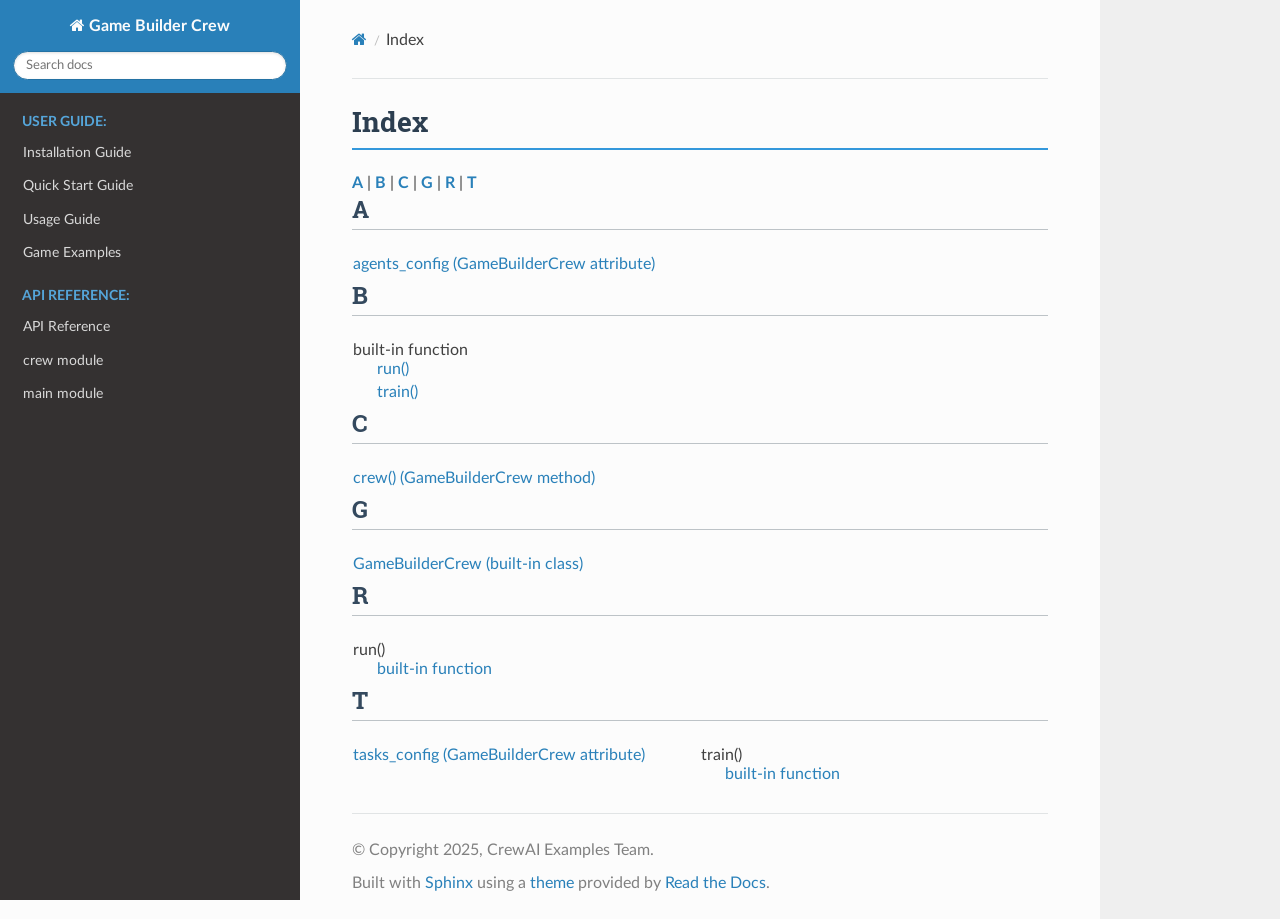
<file: report_generator/src/report_generator/tools/docs/docs_example/_build/html/genindex.html>
<!DOCTYPE html>
<html class="writer-html5" lang="en" data-content_root="./">
<head>
  <meta charset="utf-8" />
  <meta name="viewport" content="width=device-width, initial-scale=1.0" />
  <title>Index &mdash; Game Builder Crew 1.0.0 documentation</title>
      <link rel="stylesheet" type="text/css" href="_static/pygments.css?v=03e43079" />
      <link rel="stylesheet" type="text/css" href="_static/css/theme.css?v=e59714d7" />
      <link rel="stylesheet" type="text/css" href="_static/copybutton.css?v=76b2166b" />
      <link rel="stylesheet" type="text/css" href="_static/custom.css?v=1cfeddc2" />
      <link rel="stylesheet" type="text/css" href="_static/sphinx-design.min.css?v=95c83b7e" />

  
      <script src="_static/jquery.js?v=5d32c60e"></script>
      <script src="_static/_sphinx_javascript_frameworks_compat.js?v=2cd50e6c"></script>
      <script src="_static/documentation_options.js?v=8d563738"></script>
      <script src="_static/doctools.js?v=9bcbadda"></script>
      <script src="_static/sphinx_highlight.js?v=dc90522c"></script>
      <script src="_static/clipboard.min.js?v=a7894cd8"></script>
      <script src="_static/copybutton.js?v=f281be69"></script>
      <script src="_static/design-tabs.js?v=f930bc37"></script>
    <script src="_static/js/theme.js"></script>
    <link rel="index" title="Index" href="#" />
    <link rel="search" title="Search" href="search.html" /> 
</head>

<body class="wy-body-for-nav"> 
  <div class="wy-grid-for-nav">
    <nav data-toggle="wy-nav-shift" class="wy-nav-side">
      <div class="wy-side-scroll">
        <div class="wy-side-nav-search"  style="background: #2980B9" >

          
          
          <a href="index.html" class="icon icon-home">
            Game Builder Crew
          </a>
<div role="search">
  <form id="rtd-search-form" class="wy-form" action="search.html" method="get">
    <input type="text" name="q" placeholder="Search docs" aria-label="Search docs" />
    <input type="hidden" name="check_keywords" value="yes" />
    <input type="hidden" name="area" value="default" />
  </form>
</div>
        </div><div class="wy-menu wy-menu-vertical" data-spy="affix" role="navigation" aria-label="Navigation menu">
              <p class="caption" role="heading"><span class="caption-text">User Guide:</span></p>
<ul>
<li class="toctree-l1"><a class="reference internal" href="installation.html">Installation Guide</a></li>
<li class="toctree-l1"><a class="reference internal" href="quickstart.html">Quick Start Guide</a></li>
<li class="toctree-l1"><a class="reference internal" href="usage.html">Usage Guide</a></li>
<li class="toctree-l1"><a class="reference internal" href="examples.html">Game Examples</a></li>
</ul>
<p class="caption" role="heading"><span class="caption-text">API Reference:</span></p>
<ul>
<li class="toctree-l1"><a class="reference internal" href="api/modules.html">API Reference</a></li>
<li class="toctree-l1"><a class="reference internal" href="api/crew.html">crew module</a></li>
<li class="toctree-l1"><a class="reference internal" href="api/main.html">main module</a></li>
</ul>

        </div>
      </div>
    </nav>

    <section data-toggle="wy-nav-shift" class="wy-nav-content-wrap"><nav class="wy-nav-top" aria-label="Mobile navigation menu"  style="background: #2980B9" >
          <i data-toggle="wy-nav-top" class="fa fa-bars"></i>
          <a href="index.html">Game Builder Crew</a>
      </nav>

      <div class="wy-nav-content">
        <div class="rst-content">
          <div role="navigation" aria-label="Page navigation">
  <ul class="wy-breadcrumbs">
      <li><a href="index.html" class="icon icon-home" aria-label="Home"></a></li>
      <li class="breadcrumb-item active">Index</li>
      <li class="wy-breadcrumbs-aside">
      </li>
  </ul>
  <hr/>
</div>
          <div role="main" class="document" itemscope="itemscope" itemtype="http://schema.org/Article">
           <div itemprop="articleBody">
             

<h1 id="index">Index</h1>

<div class="genindex-jumpbox">
 <a href="#A"><strong>A</strong></a>
 | <a href="#B"><strong>B</strong></a>
 | <a href="#C"><strong>C</strong></a>
 | <a href="#G"><strong>G</strong></a>
 | <a href="#R"><strong>R</strong></a>
 | <a href="#T"><strong>T</strong></a>
 
</div>
<h2 id="A">A</h2>
<table style="width: 100%" class="indextable genindextable"><tr>
  <td style="width: 33%; vertical-align: top;"><ul>
      <li><a href="api/crew.html#GameBuilderCrew.agents_config">agents_config (GameBuilderCrew attribute)</a>
</li>
  </ul></td>
</tr></table>

<h2 id="B">B</h2>
<table style="width: 100%" class="indextable genindextable"><tr>
  <td style="width: 33%; vertical-align: top;"><ul>
      <li>
    built-in function

      <ul>
        <li><a href="api/modules.html#run">run()</a>
</li>
        <li><a href="api/modules.html#train">train()</a>
</li>
      </ul></li>
  </ul></td>
</tr></table>

<h2 id="C">C</h2>
<table style="width: 100%" class="indextable genindextable"><tr>
  <td style="width: 33%; vertical-align: top;"><ul>
      <li><a href="api/modules.html#GameBuilderCrew.crew">crew() (GameBuilderCrew method)</a>
</li>
  </ul></td>
</tr></table>

<h2 id="G">G</h2>
<table style="width: 100%" class="indextable genindextable"><tr>
  <td style="width: 33%; vertical-align: top;"><ul>
      <li><a href="api/modules.html#GameBuilderCrew">GameBuilderCrew (built-in class)</a>
</li>
  </ul></td>
</tr></table>

<h2 id="R">R</h2>
<table style="width: 100%" class="indextable genindextable"><tr>
  <td style="width: 33%; vertical-align: top;"><ul>
      <li>
    run()

      <ul>
        <li><a href="api/modules.html#run">built-in function</a>
</li>
      </ul></li>
  </ul></td>
</tr></table>

<h2 id="T">T</h2>
<table style="width: 100%" class="indextable genindextable"><tr>
  <td style="width: 33%; vertical-align: top;"><ul>
      <li><a href="api/crew.html#GameBuilderCrew.tasks_config">tasks_config (GameBuilderCrew attribute)</a>
</li>
  </ul></td>
  <td style="width: 33%; vertical-align: top;"><ul>
      <li>
    train()

      <ul>
        <li><a href="api/modules.html#train">built-in function</a>
</li>
      </ul></li>
  </ul></td>
</tr></table>



           </div>
          </div>
          <footer>

  <hr/>

  <div role="contentinfo">
    <p>&#169; Copyright 2025, CrewAI Examples Team.</p>
  </div>

  Built with <a href="https://www.sphinx-doc.org/">Sphinx</a> using a
    <a href="https://github.com/readthedocs/sphinx_rtd_theme">theme</a>
    provided by <a href="https://readthedocs.org">Read the Docs</a>.
   

</footer>
        </div>
      </div>
    </section>
  </div>
  <script>
      jQuery(function () {
          SphinxRtdTheme.Navigation.enable(true);
      });
  </script> 

</body>
</html>
</file>
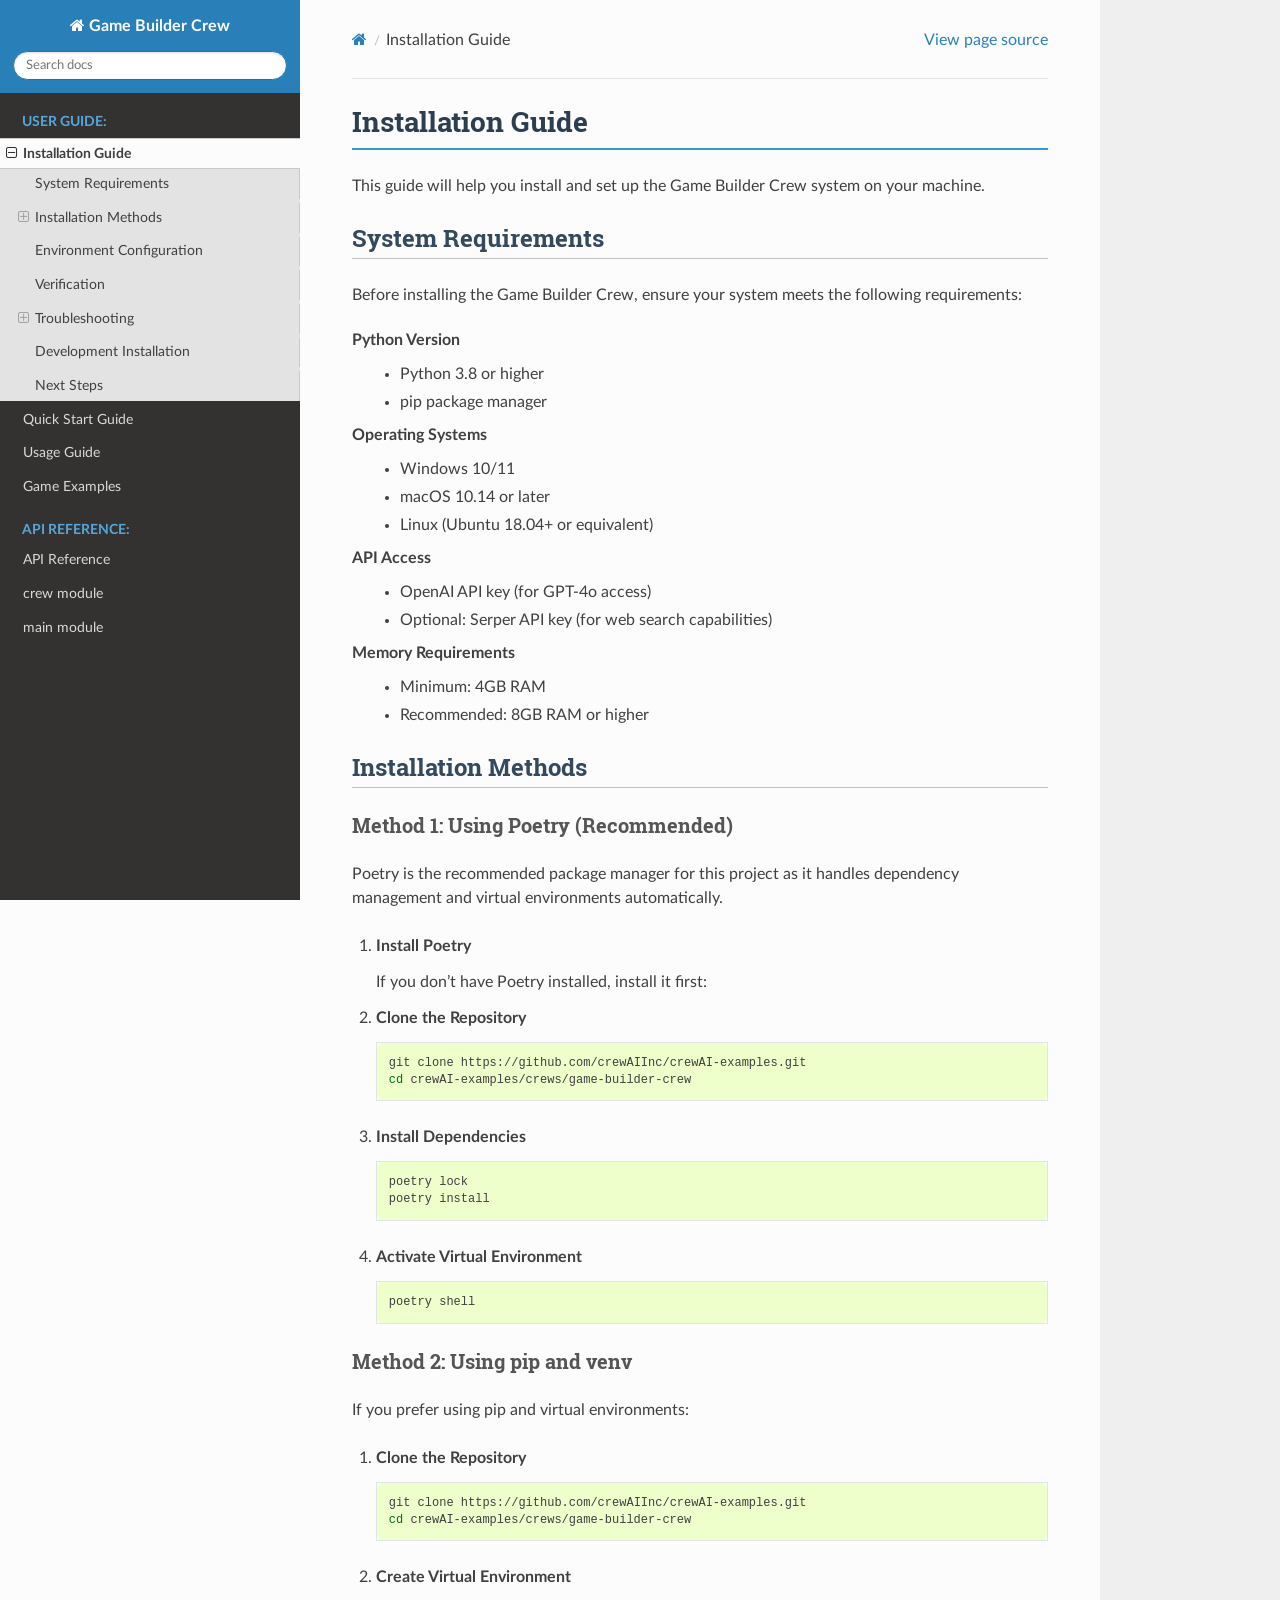
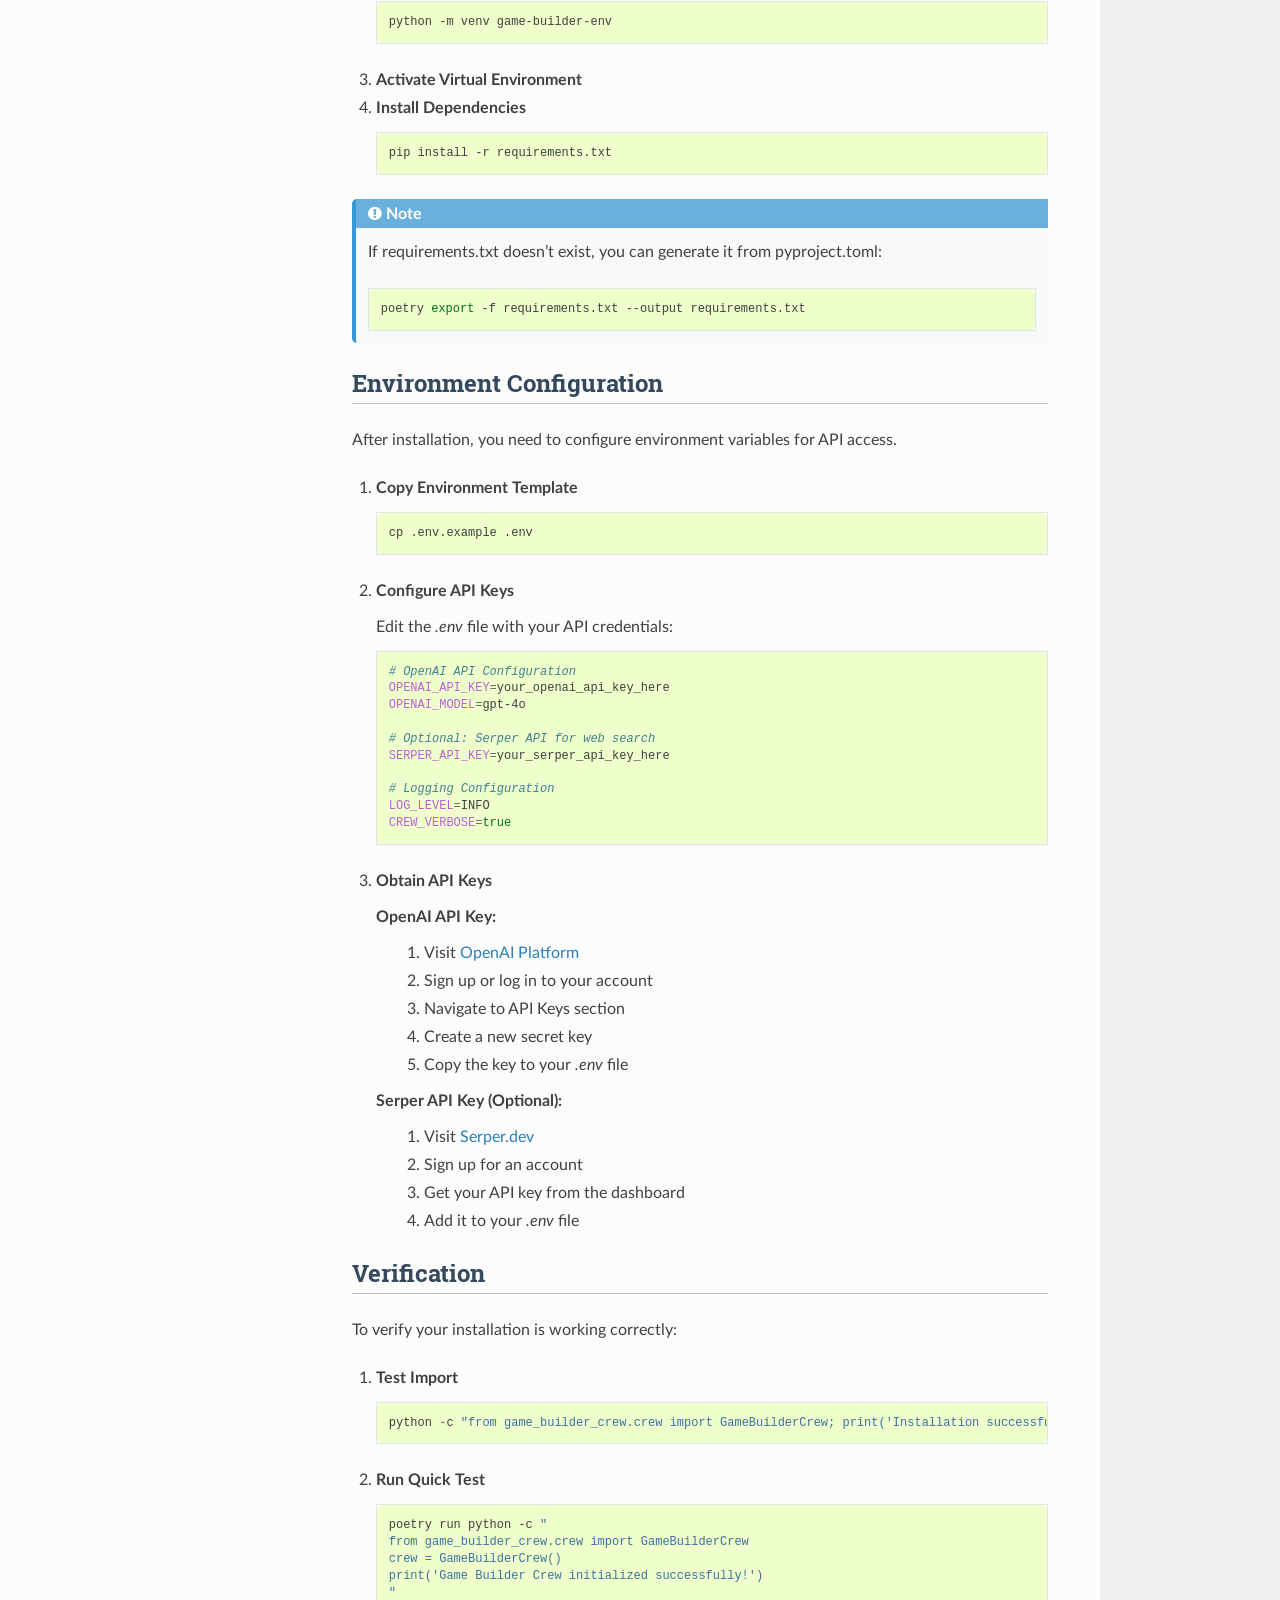
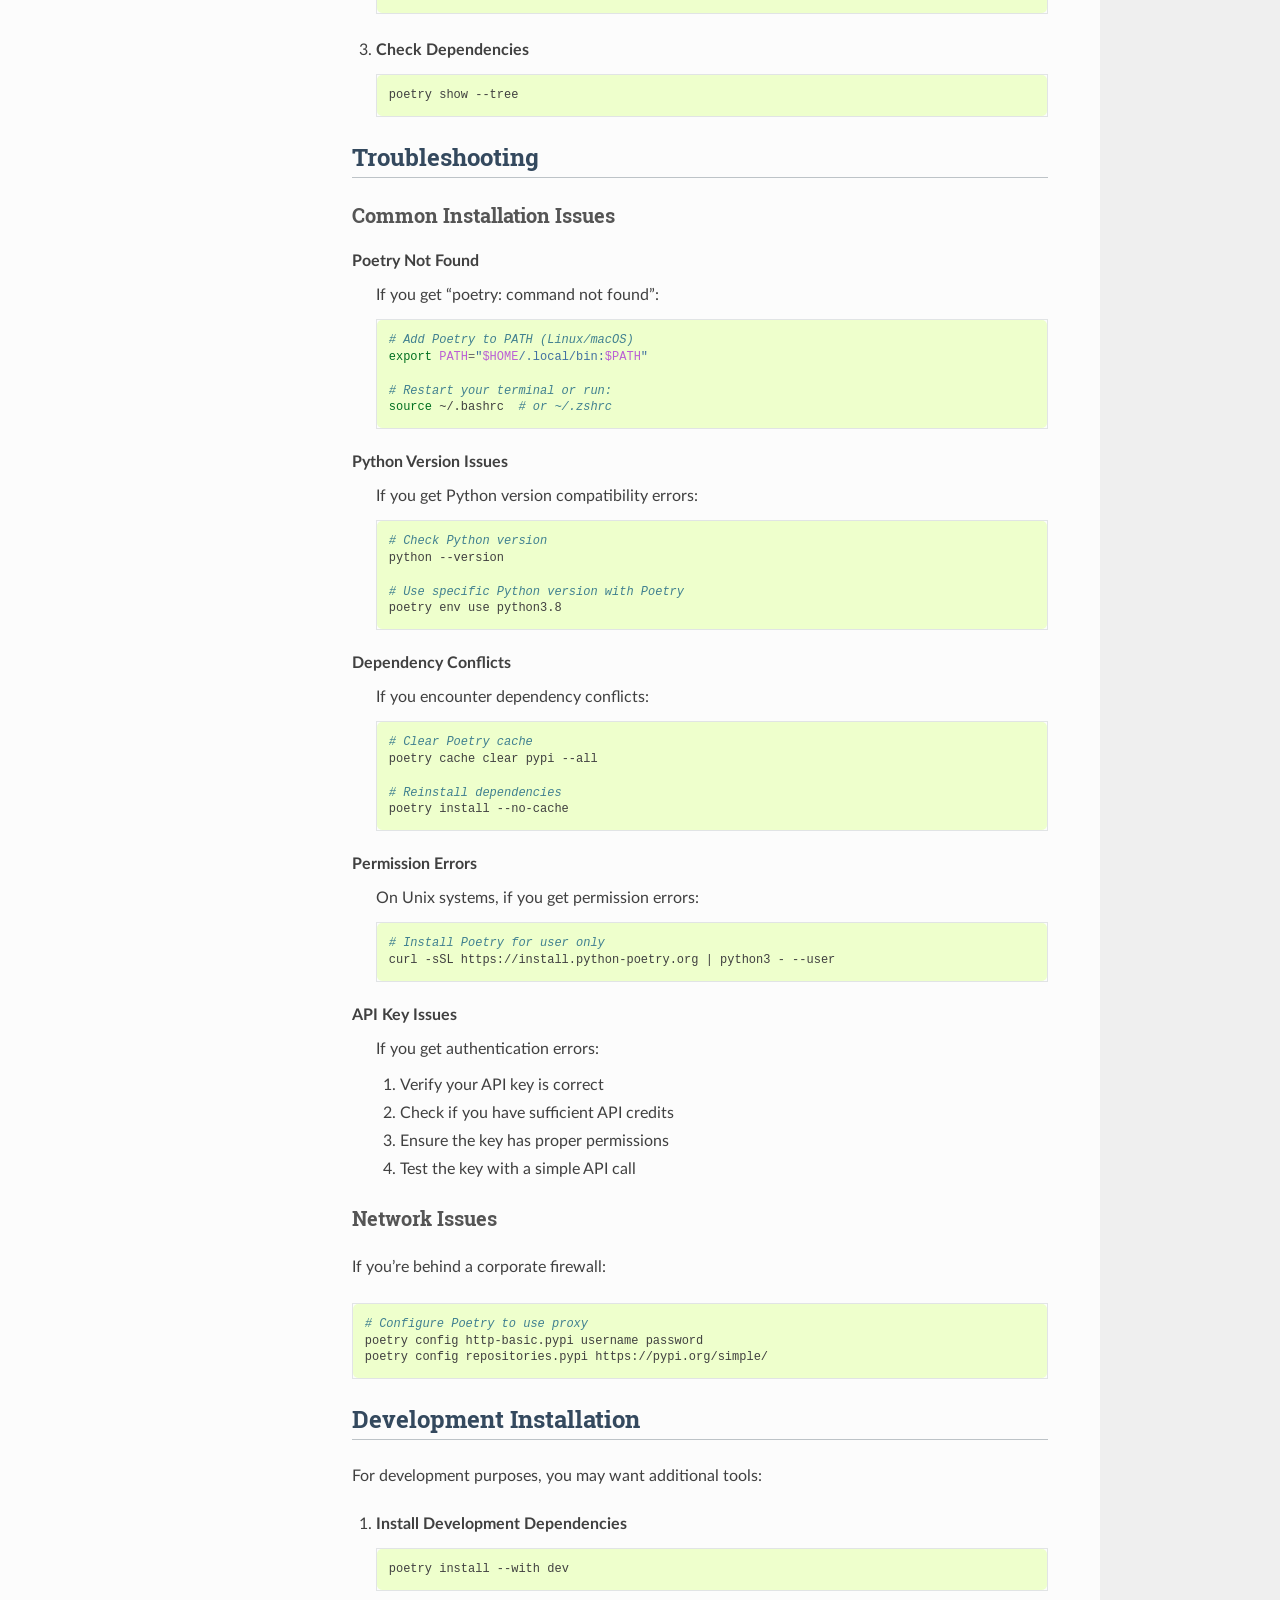
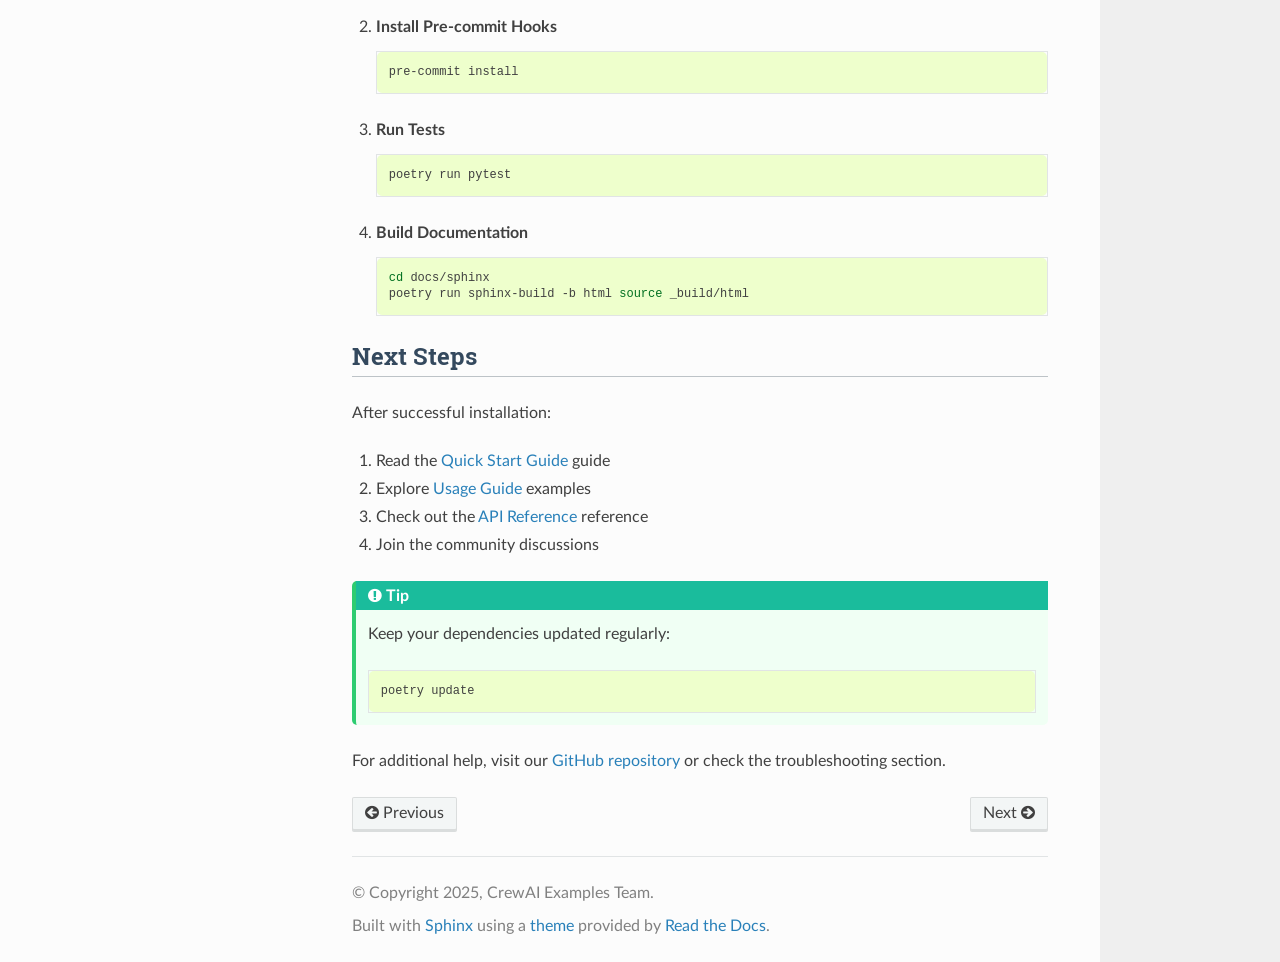
<file: report_generator/src/report_generator/tools/docs/docs_example/_build/html/installation.html>
<!DOCTYPE html>
<html class="writer-html5" lang="en" data-content_root="./">
<head>
  <meta charset="utf-8" /><meta name="viewport" content="width=device-width, initial-scale=1" />

  <meta name="viewport" content="width=device-width, initial-scale=1.0" />
  <title>Installation Guide &mdash; Game Builder Crew 1.0.0 documentation</title>
      <link rel="stylesheet" type="text/css" href="_static/pygments.css?v=03e43079" />
      <link rel="stylesheet" type="text/css" href="_static/css/theme.css?v=e59714d7" />
      <link rel="stylesheet" type="text/css" href="_static/copybutton.css?v=76b2166b" />
      <link rel="stylesheet" type="text/css" href="_static/custom.css?v=1cfeddc2" />
      <link rel="stylesheet" type="text/css" href="_static/sphinx-design.min.css?v=95c83b7e" />

  
      <script src="_static/jquery.js?v=5d32c60e"></script>
      <script src="_static/_sphinx_javascript_frameworks_compat.js?v=2cd50e6c"></script>
      <script src="_static/documentation_options.js?v=8d563738"></script>
      <script src="_static/doctools.js?v=9bcbadda"></script>
      <script src="_static/sphinx_highlight.js?v=dc90522c"></script>
      <script src="_static/clipboard.min.js?v=a7894cd8"></script>
      <script src="_static/copybutton.js?v=f281be69"></script>
      <script src="_static/design-tabs.js?v=f930bc37"></script>
    <script src="_static/js/theme.js"></script>
    <link rel="index" title="Index" href="genindex.html" />
    <link rel="search" title="Search" href="search.html" />
    <link rel="next" title="Quick Start Guide" href="quickstart.html" />
    <link rel="prev" title="Game Builder Crew Documentation" href="index.html" /> 
</head>

<body class="wy-body-for-nav"> 
  <div class="wy-grid-for-nav">
    <nav data-toggle="wy-nav-shift" class="wy-nav-side">
      <div class="wy-side-scroll">
        <div class="wy-side-nav-search"  style="background: #2980B9" >

          
          
          <a href="index.html" class="icon icon-home">
            Game Builder Crew
          </a>
<div role="search">
  <form id="rtd-search-form" class="wy-form" action="search.html" method="get">
    <input type="text" name="q" placeholder="Search docs" aria-label="Search docs" />
    <input type="hidden" name="check_keywords" value="yes" />
    <input type="hidden" name="area" value="default" />
  </form>
</div>
        </div><div class="wy-menu wy-menu-vertical" data-spy="affix" role="navigation" aria-label="Navigation menu">
              <p class="caption" role="heading"><span class="caption-text">User Guide:</span></p>
<ul class="current">
<li class="toctree-l1 current"><a class="current reference internal" href="#">Installation Guide</a><ul>
<li class="toctree-l2"><a class="reference internal" href="#system-requirements">System Requirements</a></li>
<li class="toctree-l2"><a class="reference internal" href="#installation-methods">Installation Methods</a><ul>
<li class="toctree-l3"><a class="reference internal" href="#method-1-using-poetry-recommended">Method 1: Using Poetry (Recommended)</a></li>
<li class="toctree-l3"><a class="reference internal" href="#method-2-using-pip-and-venv">Method 2: Using pip and venv</a></li>
</ul>
</li>
<li class="toctree-l2"><a class="reference internal" href="#environment-configuration">Environment Configuration</a></li>
<li class="toctree-l2"><a class="reference internal" href="#verification">Verification</a></li>
<li class="toctree-l2"><a class="reference internal" href="#troubleshooting">Troubleshooting</a><ul>
<li class="toctree-l3"><a class="reference internal" href="#common-installation-issues">Common Installation Issues</a></li>
<li class="toctree-l3"><a class="reference internal" href="#network-issues">Network Issues</a></li>
</ul>
</li>
<li class="toctree-l2"><a class="reference internal" href="#development-installation">Development Installation</a></li>
<li class="toctree-l2"><a class="reference internal" href="#next-steps">Next Steps</a></li>
</ul>
</li>
<li class="toctree-l1"><a class="reference internal" href="quickstart.html">Quick Start Guide</a></li>
<li class="toctree-l1"><a class="reference internal" href="usage.html">Usage Guide</a></li>
<li class="toctree-l1"><a class="reference internal" href="examples.html">Game Examples</a></li>
</ul>
<p class="caption" role="heading"><span class="caption-text">API Reference:</span></p>
<ul>
<li class="toctree-l1"><a class="reference internal" href="api/modules.html">API Reference</a></li>
<li class="toctree-l1"><a class="reference internal" href="api/crew.html">crew module</a></li>
<li class="toctree-l1"><a class="reference internal" href="api/main.html">main module</a></li>
</ul>

        </div>
      </div>
    </nav>

    <section data-toggle="wy-nav-shift" class="wy-nav-content-wrap"><nav class="wy-nav-top" aria-label="Mobile navigation menu"  style="background: #2980B9" >
          <i data-toggle="wy-nav-top" class="fa fa-bars"></i>
          <a href="index.html">Game Builder Crew</a>
      </nav>

      <div class="wy-nav-content">
        <div class="rst-content">
          <div role="navigation" aria-label="Page navigation">
  <ul class="wy-breadcrumbs">
      <li><a href="index.html" class="icon icon-home" aria-label="Home"></a></li>
      <li class="breadcrumb-item active">Installation Guide</li>
      <li class="wy-breadcrumbs-aside">
            <a href="_sources/installation.rst.txt" rel="nofollow"> View page source</a>
      </li>
  </ul>
  <hr/>
</div>
          <div role="main" class="document" itemscope="itemscope" itemtype="http://schema.org/Article">
           <div itemprop="articleBody">
             
  <section id="installation-guide">
<h1>Installation Guide<a class="headerlink" href="#installation-guide" title="Link to this heading"></a></h1>
<p>This guide will help you install and set up the Game Builder Crew system on your machine.</p>
<section id="system-requirements">
<h2>System Requirements<a class="headerlink" href="#system-requirements" title="Link to this heading"></a></h2>
<p>Before installing the Game Builder Crew, ensure your system meets the following requirements:</p>
<dl class="simple">
<dt><strong>Python Version</strong></dt><dd><ul class="simple">
<li><p>Python 3.8 or higher</p></li>
<li><p>pip package manager</p></li>
</ul>
</dd>
<dt><strong>Operating Systems</strong></dt><dd><ul class="simple">
<li><p>Windows 10/11</p></li>
<li><p>macOS 10.14 or later</p></li>
<li><p>Linux (Ubuntu 18.04+ or equivalent)</p></li>
</ul>
</dd>
<dt><strong>API Access</strong></dt><dd><ul class="simple">
<li><p>OpenAI API key (for GPT-4o access)</p></li>
<li><p>Optional: Serper API key (for web search capabilities)</p></li>
</ul>
</dd>
<dt><strong>Memory Requirements</strong></dt><dd><ul class="simple">
<li><p>Minimum: 4GB RAM</p></li>
<li><p>Recommended: 8GB RAM or higher</p></li>
</ul>
</dd>
</dl>
</section>
<section id="installation-methods">
<h2>Installation Methods<a class="headerlink" href="#installation-methods" title="Link to this heading"></a></h2>
<section id="method-1-using-poetry-recommended">
<h3>Method 1: Using Poetry (Recommended)<a class="headerlink" href="#method-1-using-poetry-recommended" title="Link to this heading"></a></h3>
<p>Poetry is the recommended package manager for this project as it handles dependency management and virtual environments automatically.</p>
<ol class="arabic">
<li><p><strong>Install Poetry</strong></p>
<p>If you don’t have Poetry installed, install it first:</p>
</li>
<li><p><strong>Clone the Repository</strong></p>
<div class="highlight-bash notranslate"><div class="highlight"><pre><span></span>git<span class="w"> </span>clone<span class="w"> </span>https://github.com/crewAIInc/crewAI-examples.git
<span class="nb">cd</span><span class="w"> </span>crewAI-examples/crews/game-builder-crew
</pre></div>
</div>
</li>
<li><p><strong>Install Dependencies</strong></p>
<div class="highlight-bash notranslate"><div class="highlight"><pre><span></span>poetry<span class="w"> </span>lock
poetry<span class="w"> </span>install
</pre></div>
</div>
</li>
<li><p><strong>Activate Virtual Environment</strong></p>
<div class="highlight-bash notranslate"><div class="highlight"><pre><span></span>poetry<span class="w"> </span>shell
</pre></div>
</div>
</li>
</ol>
</section>
<section id="method-2-using-pip-and-venv">
<h3>Method 2: Using pip and venv<a class="headerlink" href="#method-2-using-pip-and-venv" title="Link to this heading"></a></h3>
<p>If you prefer using pip and virtual environments:</p>
<ol class="arabic">
<li><p><strong>Clone the Repository</strong></p>
<div class="highlight-bash notranslate"><div class="highlight"><pre><span></span>git<span class="w"> </span>clone<span class="w"> </span>https://github.com/crewAIInc/crewAI-examples.git
<span class="nb">cd</span><span class="w"> </span>crewAI-examples/crews/game-builder-crew
</pre></div>
</div>
</li>
<li><p><strong>Create Virtual Environment</strong></p>
<div class="highlight-bash notranslate"><div class="highlight"><pre><span></span>python<span class="w"> </span>-m<span class="w"> </span>venv<span class="w"> </span>game-builder-env
</pre></div>
</div>
</li>
<li><p><strong>Activate Virtual Environment</strong></p></li>
<li><p><strong>Install Dependencies</strong></p>
<div class="highlight-bash notranslate"><div class="highlight"><pre><span></span>pip<span class="w"> </span>install<span class="w"> </span>-r<span class="w"> </span>requirements.txt
</pre></div>
</div>
</li>
</ol>
<div class="admonition note">
<p class="admonition-title">Note</p>
<p>If requirements.txt doesn’t exist, you can generate it from pyproject.toml:</p>
<div class="highlight-bash notranslate"><div class="highlight"><pre><span></span>poetry<span class="w"> </span><span class="nb">export</span><span class="w"> </span>-f<span class="w"> </span>requirements.txt<span class="w"> </span>--output<span class="w"> </span>requirements.txt
</pre></div>
</div>
</div>
</section>
</section>
<section id="environment-configuration">
<h2>Environment Configuration<a class="headerlink" href="#environment-configuration" title="Link to this heading"></a></h2>
<p>After installation, you need to configure environment variables for API access.</p>
<ol class="arabic">
<li><p><strong>Copy Environment Template</strong></p>
<div class="highlight-bash notranslate"><div class="highlight"><pre><span></span>cp<span class="w"> </span>.env.example<span class="w"> </span>.env
</pre></div>
</div>
</li>
<li><p><strong>Configure API Keys</strong></p>
<p>Edit the <cite>.env</cite> file with your API credentials:</p>
<div class="highlight-bash notranslate"><div class="highlight"><pre><span></span><span class="c1"># OpenAI API Configuration</span>
<span class="nv">OPENAI_API_KEY</span><span class="o">=</span>your_openai_api_key_here
<span class="nv">OPENAI_MODEL</span><span class="o">=</span>gpt-4o

<span class="c1"># Optional: Serper API for web search</span>
<span class="nv">SERPER_API_KEY</span><span class="o">=</span>your_serper_api_key_here

<span class="c1"># Logging Configuration</span>
<span class="nv">LOG_LEVEL</span><span class="o">=</span>INFO
<span class="nv">CREW_VERBOSE</span><span class="o">=</span><span class="nb">true</span>
</pre></div>
</div>
</li>
<li><p><strong>Obtain API Keys</strong></p>
<dl class="simple">
<dt><strong>OpenAI API Key:</strong></dt><dd><ol class="arabic simple">
<li><p>Visit <a class="reference external" href="https://platform.openai.com/api-keys">OpenAI Platform</a></p></li>
<li><p>Sign up or log in to your account</p></li>
<li><p>Navigate to API Keys section</p></li>
<li><p>Create a new secret key</p></li>
<li><p>Copy the key to your <cite>.env</cite> file</p></li>
</ol>
</dd>
<dt><strong>Serper API Key (Optional):</strong></dt><dd><ol class="arabic simple">
<li><p>Visit <a class="reference external" href="https://serper.dev">Serper.dev</a></p></li>
<li><p>Sign up for an account</p></li>
<li><p>Get your API key from the dashboard</p></li>
<li><p>Add it to your <cite>.env</cite> file</p></li>
</ol>
</dd>
</dl>
</li>
</ol>
</section>
<section id="verification">
<h2>Verification<a class="headerlink" href="#verification" title="Link to this heading"></a></h2>
<p>To verify your installation is working correctly:</p>
<ol class="arabic">
<li><p><strong>Test Import</strong></p>
<div class="highlight-python notranslate"><div class="highlight"><pre><span></span><span class="n">python</span> <span class="o">-</span><span class="n">c</span> <span class="s2">&quot;from game_builder_crew.crew import GameBuilderCrew; print(&#39;Installation successful!&#39;)&quot;</span>
</pre></div>
</div>
</li>
<li><p><strong>Run Quick Test</strong></p>
<div class="highlight-bash notranslate"><div class="highlight"><pre><span></span>poetry<span class="w"> </span>run<span class="w"> </span>python<span class="w"> </span>-c<span class="w"> </span><span class="s2">&quot;</span>
<span class="s2">from game_builder_crew.crew import GameBuilderCrew</span>
<span class="s2">crew = GameBuilderCrew()</span>
<span class="s2">print(&#39;Game Builder Crew initialized successfully!&#39;)</span>
<span class="s2">&quot;</span>
</pre></div>
</div>
</li>
<li><p><strong>Check Dependencies</strong></p>
<div class="highlight-bash notranslate"><div class="highlight"><pre><span></span>poetry<span class="w"> </span>show<span class="w"> </span>--tree
</pre></div>
</div>
</li>
</ol>
</section>
<section id="troubleshooting">
<h2>Troubleshooting<a class="headerlink" href="#troubleshooting" title="Link to this heading"></a></h2>
<section id="common-installation-issues">
<h3>Common Installation Issues<a class="headerlink" href="#common-installation-issues" title="Link to this heading"></a></h3>
<dl>
<dt><strong>Poetry Not Found</strong></dt><dd><p>If you get “poetry: command not found”:</p>
<div class="highlight-bash notranslate"><div class="highlight"><pre><span></span><span class="c1"># Add Poetry to PATH (Linux/macOS)</span>
<span class="nb">export</span><span class="w"> </span><span class="nv">PATH</span><span class="o">=</span><span class="s2">&quot;</span><span class="nv">$HOME</span><span class="s2">/.local/bin:</span><span class="nv">$PATH</span><span class="s2">&quot;</span>

<span class="c1"># Restart your terminal or run:</span>
<span class="nb">source</span><span class="w"> </span>~/.bashrc<span class="w">  </span><span class="c1"># or ~/.zshrc</span>
</pre></div>
</div>
</dd>
<dt><strong>Python Version Issues</strong></dt><dd><p>If you get Python version compatibility errors:</p>
<div class="highlight-bash notranslate"><div class="highlight"><pre><span></span><span class="c1"># Check Python version</span>
python<span class="w"> </span>--version

<span class="c1"># Use specific Python version with Poetry</span>
poetry<span class="w"> </span>env<span class="w"> </span>use<span class="w"> </span>python3.8
</pre></div>
</div>
</dd>
<dt><strong>Dependency Conflicts</strong></dt><dd><p>If you encounter dependency conflicts:</p>
<div class="highlight-bash notranslate"><div class="highlight"><pre><span></span><span class="c1"># Clear Poetry cache</span>
poetry<span class="w"> </span>cache<span class="w"> </span>clear<span class="w"> </span>pypi<span class="w"> </span>--all

<span class="c1"># Reinstall dependencies</span>
poetry<span class="w"> </span>install<span class="w"> </span>--no-cache
</pre></div>
</div>
</dd>
<dt><strong>Permission Errors</strong></dt><dd><p>On Unix systems, if you get permission errors:</p>
<div class="highlight-bash notranslate"><div class="highlight"><pre><span></span><span class="c1"># Install Poetry for user only</span>
curl<span class="w"> </span>-sSL<span class="w"> </span>https://install.python-poetry.org<span class="w"> </span><span class="p">|</span><span class="w"> </span>python3<span class="w"> </span>-<span class="w"> </span>--user
</pre></div>
</div>
</dd>
<dt><strong>API Key Issues</strong></dt><dd><p>If you get authentication errors:</p>
<ol class="arabic simple">
<li><p>Verify your API key is correct</p></li>
<li><p>Check if you have sufficient API credits</p></li>
<li><p>Ensure the key has proper permissions</p></li>
<li><p>Test the key with a simple API call</p></li>
</ol>
</dd>
</dl>
</section>
<section id="network-issues">
<h3>Network Issues<a class="headerlink" href="#network-issues" title="Link to this heading"></a></h3>
<p>If you’re behind a corporate firewall:</p>
<div class="highlight-bash notranslate"><div class="highlight"><pre><span></span><span class="c1"># Configure Poetry to use proxy</span>
poetry<span class="w"> </span>config<span class="w"> </span>http-basic.pypi<span class="w"> </span>username<span class="w"> </span>password
poetry<span class="w"> </span>config<span class="w"> </span>repositories.pypi<span class="w"> </span>https://pypi.org/simple/
</pre></div>
</div>
</section>
</section>
<section id="development-installation">
<h2>Development Installation<a class="headerlink" href="#development-installation" title="Link to this heading"></a></h2>
<p>For development purposes, you may want additional tools:</p>
<ol class="arabic">
<li><p><strong>Install Development Dependencies</strong></p>
<div class="highlight-bash notranslate"><div class="highlight"><pre><span></span>poetry<span class="w"> </span>install<span class="w"> </span>--with<span class="w"> </span>dev
</pre></div>
</div>
</li>
<li><p><strong>Install Pre-commit Hooks</strong></p>
<div class="highlight-bash notranslate"><div class="highlight"><pre><span></span>pre-commit<span class="w"> </span>install
</pre></div>
</div>
</li>
<li><p><strong>Run Tests</strong></p>
<div class="highlight-bash notranslate"><div class="highlight"><pre><span></span>poetry<span class="w"> </span>run<span class="w"> </span>pytest
</pre></div>
</div>
</li>
<li><p><strong>Build Documentation</strong></p>
<div class="highlight-bash notranslate"><div class="highlight"><pre><span></span><span class="nb">cd</span><span class="w"> </span>docs/sphinx
poetry<span class="w"> </span>run<span class="w"> </span>sphinx-build<span class="w"> </span>-b<span class="w"> </span>html<span class="w"> </span><span class="nb">source</span><span class="w"> </span>_build/html
</pre></div>
</div>
</li>
</ol>
</section>
<section id="next-steps">
<h2>Next Steps<a class="headerlink" href="#next-steps" title="Link to this heading"></a></h2>
<p>After successful installation:</p>
<ol class="arabic simple">
<li><p>Read the <a class="reference internal" href="quickstart.html"><span class="doc">Quick Start Guide</span></a> guide</p></li>
<li><p>Explore <a class="reference internal" href="usage.html"><span class="doc">Usage Guide</span></a> examples</p></li>
<li><p>Check out the <a class="reference internal" href="api/modules.html"><span class="doc">API Reference</span></a> reference</p></li>
<li><p>Join the community discussions</p></li>
</ol>
<div class="admonition tip">
<p class="admonition-title">Tip</p>
<p>Keep your dependencies updated regularly:</p>
<div class="highlight-bash notranslate"><div class="highlight"><pre><span></span>poetry<span class="w"> </span>update
</pre></div>
</div>
</div>
<p>For additional help, visit our <a class="reference external" href="https://github.com/crewAIInc/crewAI-examples">GitHub repository</a> or check the troubleshooting section.</p>
</section>
</section>


           </div>
          </div>
          <footer><div class="rst-footer-buttons" role="navigation" aria-label="Footer">
        <a href="index.html" class="btn btn-neutral float-left" title="Game Builder Crew Documentation" accesskey="p" rel="prev"><span class="fa fa-arrow-circle-left" aria-hidden="true"></span> Previous</a>
        <a href="quickstart.html" class="btn btn-neutral float-right" title="Quick Start Guide" accesskey="n" rel="next">Next <span class="fa fa-arrow-circle-right" aria-hidden="true"></span></a>
    </div>

  <hr/>

  <div role="contentinfo">
    <p>&#169; Copyright 2025, CrewAI Examples Team.</p>
  </div>

  Built with <a href="https://www.sphinx-doc.org/">Sphinx</a> using a
    <a href="https://github.com/readthedocs/sphinx_rtd_theme">theme</a>
    provided by <a href="https://readthedocs.org">Read the Docs</a>.
   

</footer>
        </div>
      </div>
    </section>
  </div>
  <script>
      jQuery(function () {
          SphinxRtdTheme.Navigation.enable(true);
      });
  </script> 

</body>
</html>
</file>
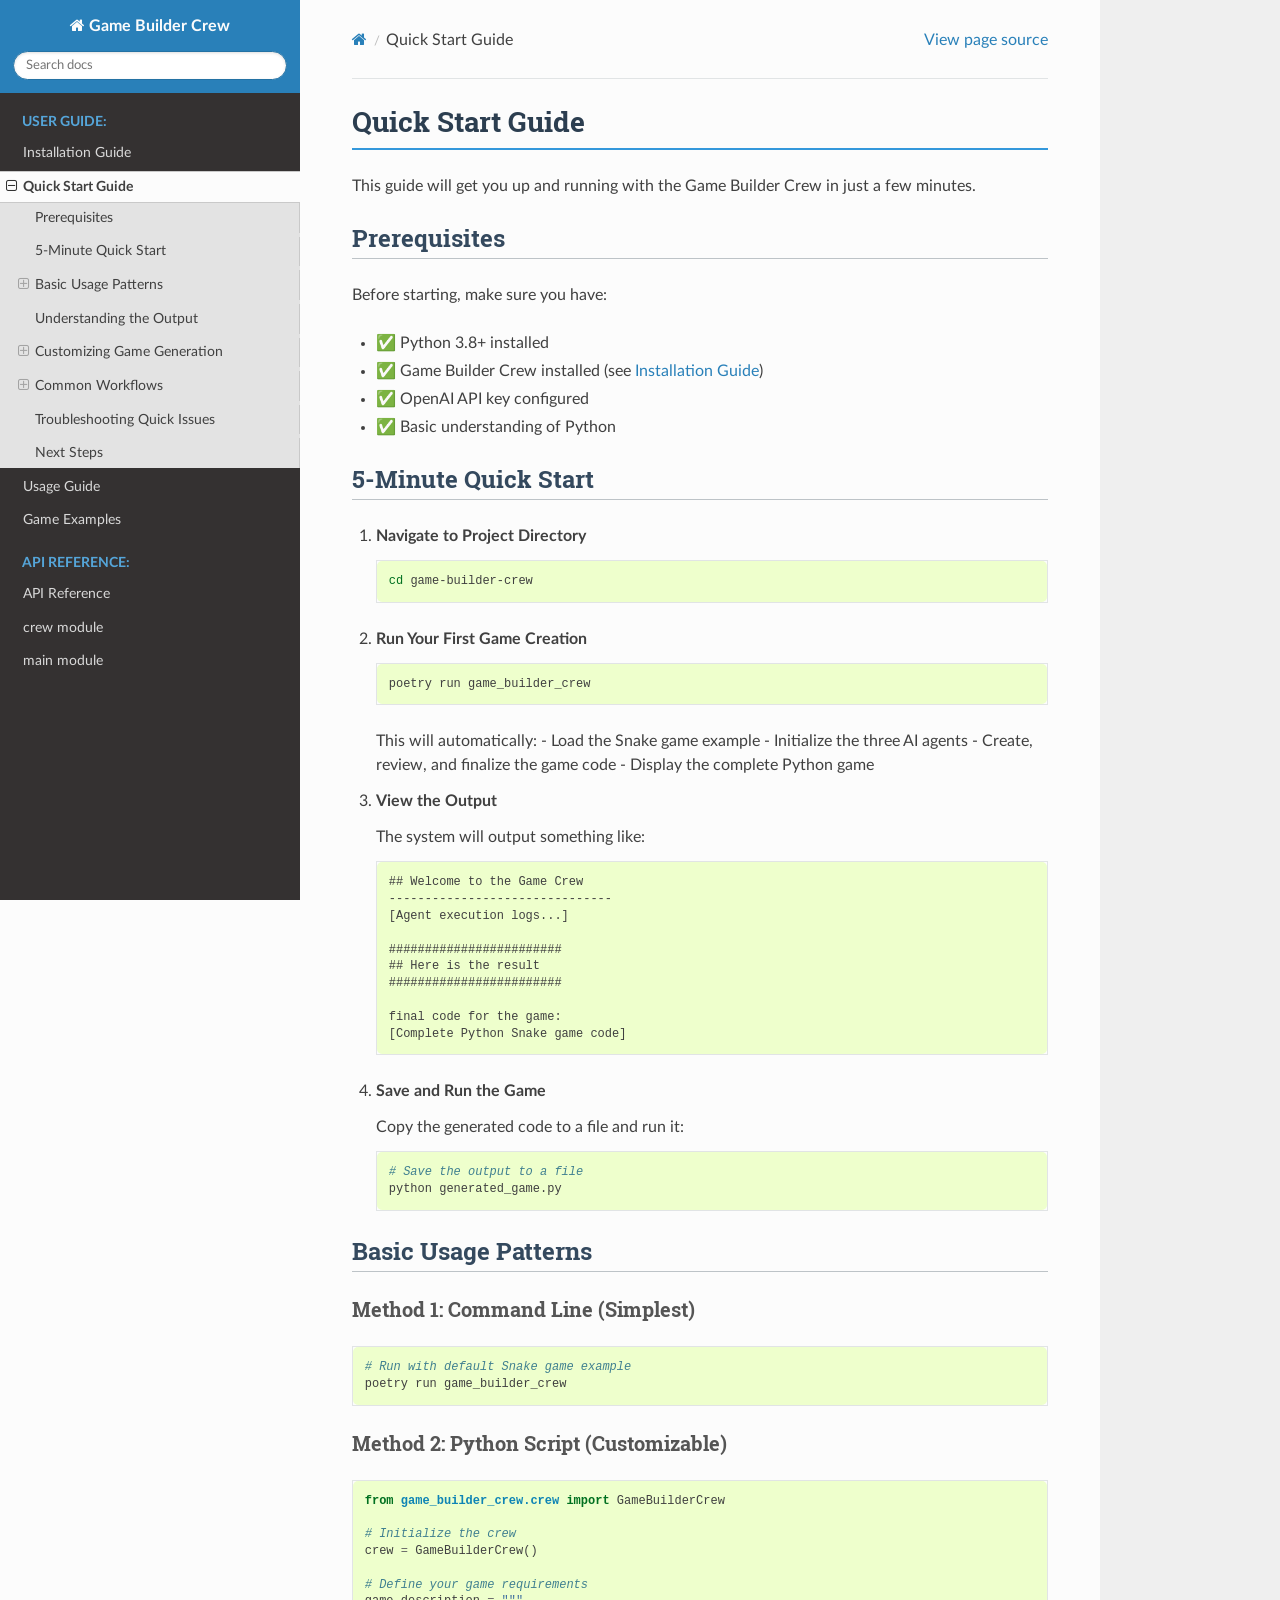
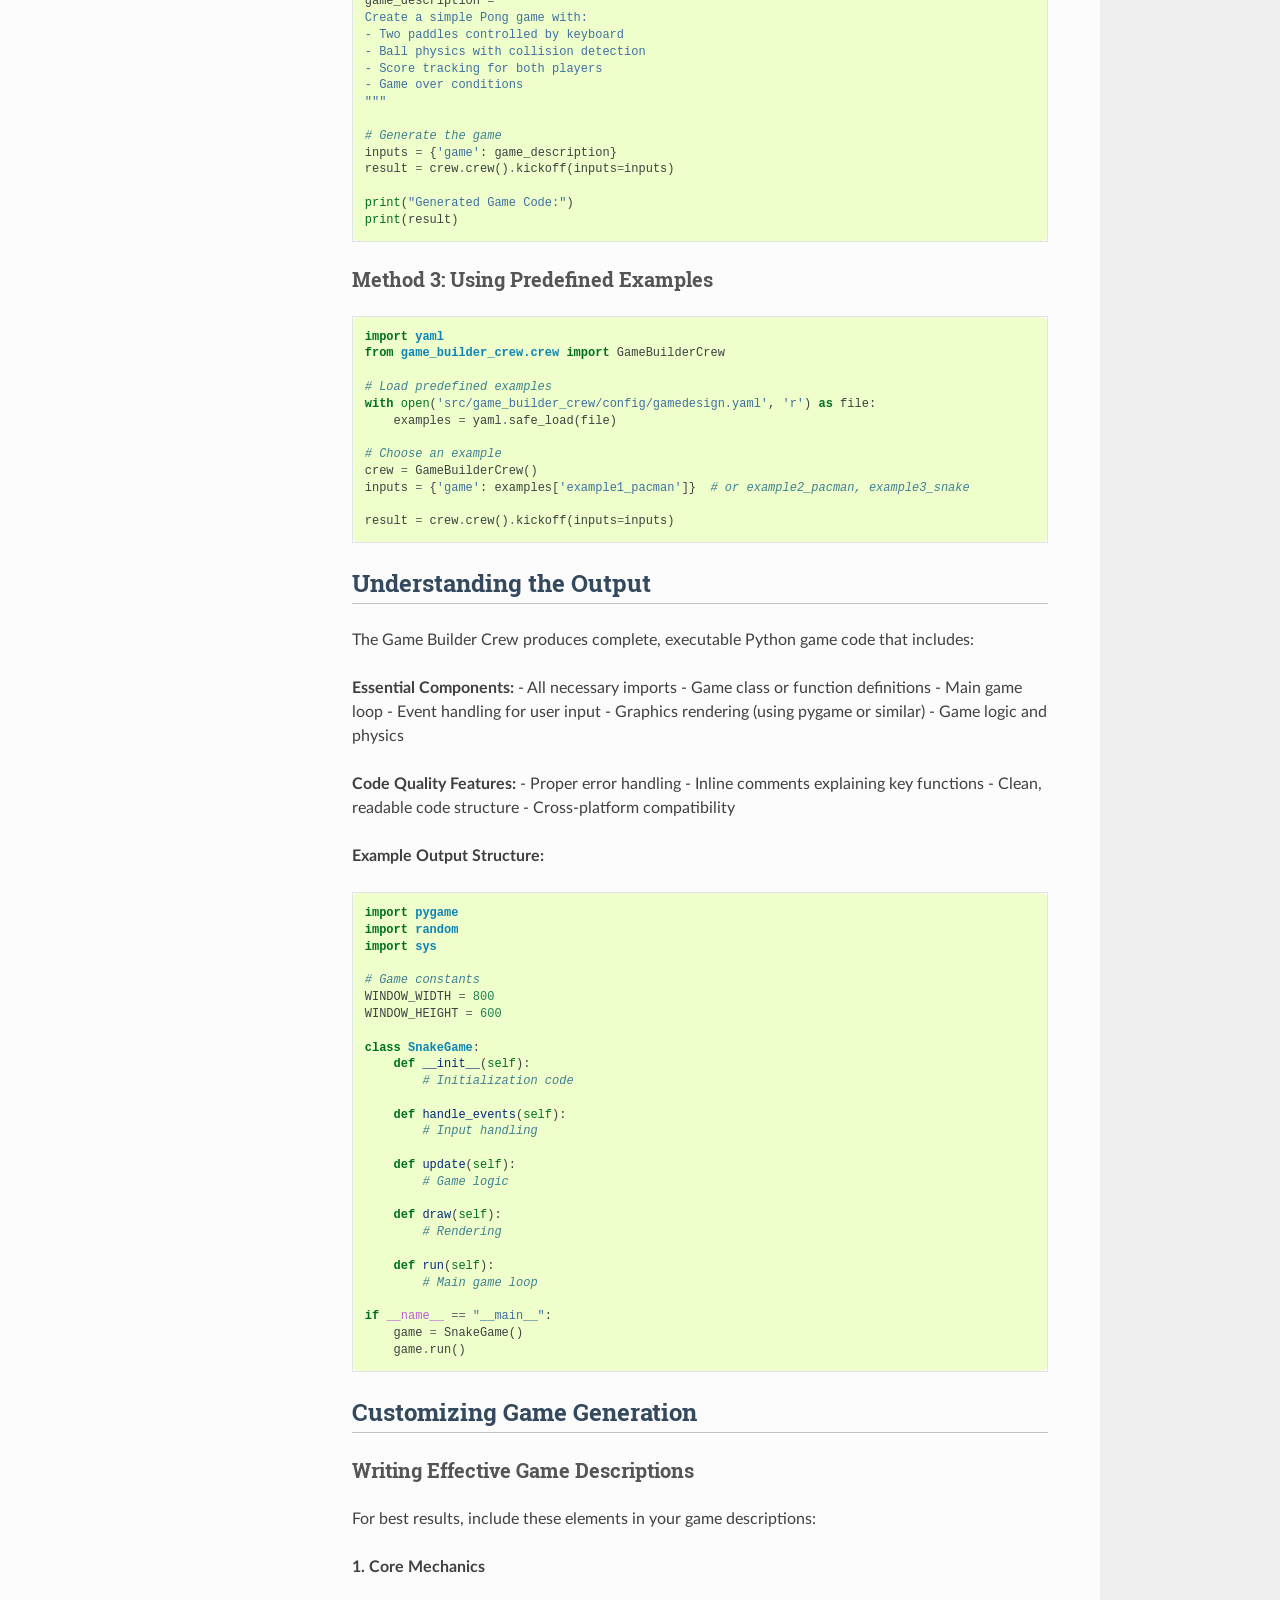
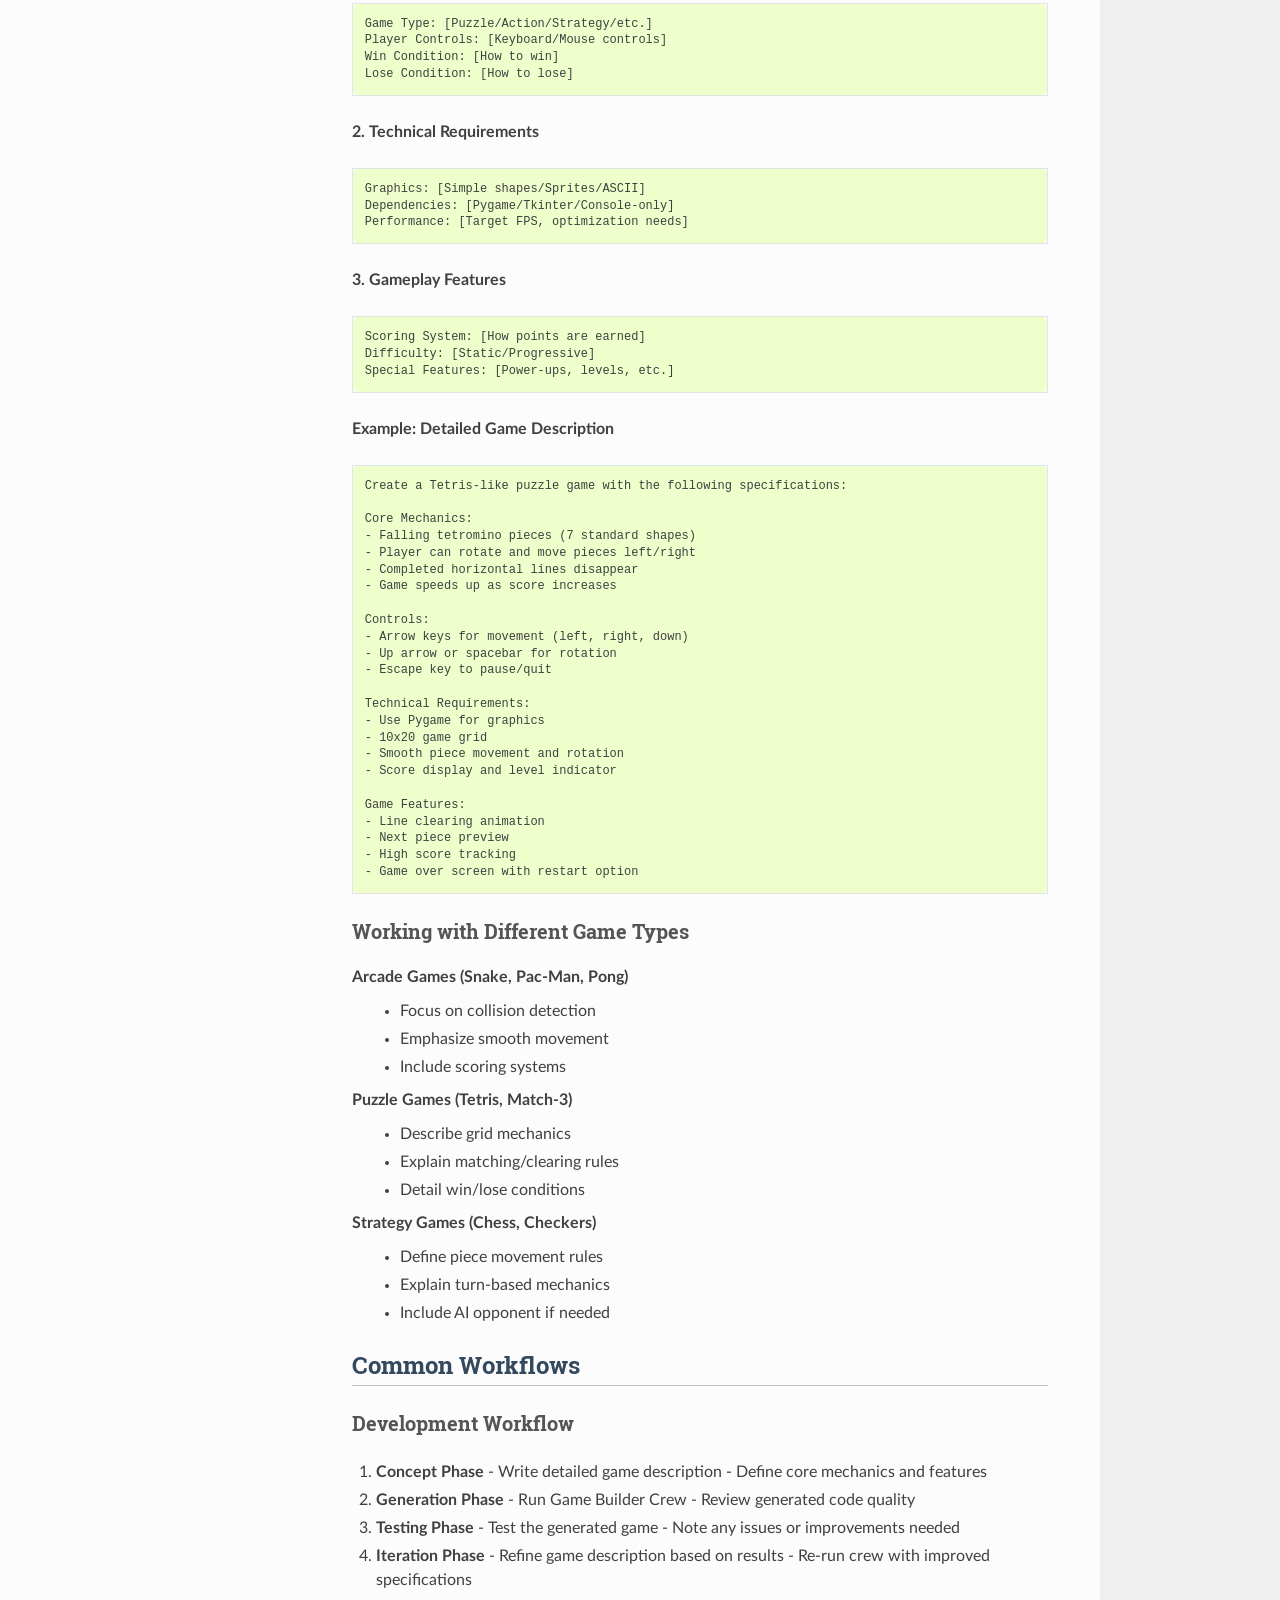
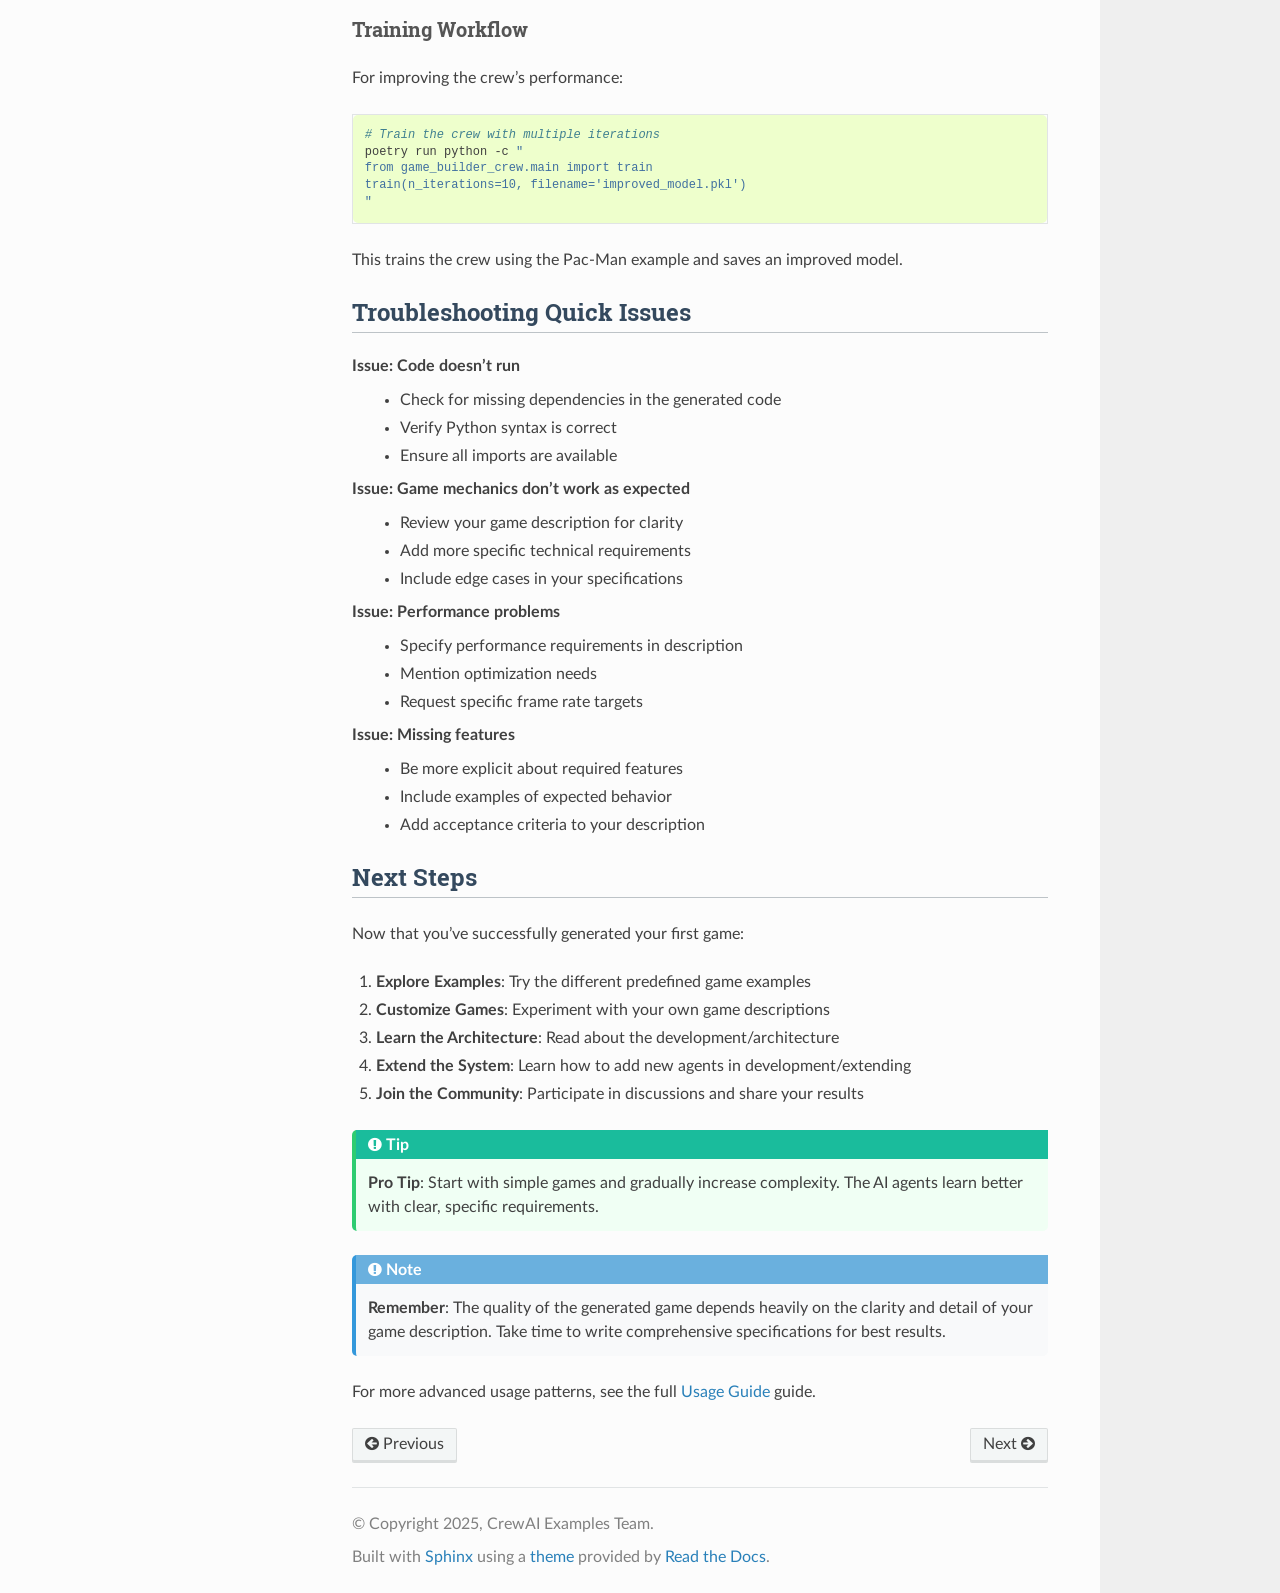
<file: report_generator/src/report_generator/tools/docs/docs_example/_build/html/quickstart.html>
<!DOCTYPE html>
<html class="writer-html5" lang="en" data-content_root="./">
<head>
  <meta charset="utf-8" /><meta name="viewport" content="width=device-width, initial-scale=1" />

  <meta name="viewport" content="width=device-width, initial-scale=1.0" />
  <title>Quick Start Guide &mdash; Game Builder Crew 1.0.0 documentation</title>
      <link rel="stylesheet" type="text/css" href="_static/pygments.css?v=03e43079" />
      <link rel="stylesheet" type="text/css" href="_static/css/theme.css?v=e59714d7" />
      <link rel="stylesheet" type="text/css" href="_static/copybutton.css?v=76b2166b" />
      <link rel="stylesheet" type="text/css" href="_static/custom.css?v=1cfeddc2" />
      <link rel="stylesheet" type="text/css" href="_static/sphinx-design.min.css?v=95c83b7e" />

  
      <script src="_static/jquery.js?v=5d32c60e"></script>
      <script src="_static/_sphinx_javascript_frameworks_compat.js?v=2cd50e6c"></script>
      <script src="_static/documentation_options.js?v=8d563738"></script>
      <script src="_static/doctools.js?v=9bcbadda"></script>
      <script src="_static/sphinx_highlight.js?v=dc90522c"></script>
      <script src="_static/clipboard.min.js?v=a7894cd8"></script>
      <script src="_static/copybutton.js?v=f281be69"></script>
      <script src="_static/design-tabs.js?v=f930bc37"></script>
    <script src="_static/js/theme.js"></script>
    <link rel="index" title="Index" href="genindex.html" />
    <link rel="search" title="Search" href="search.html" />
    <link rel="next" title="Usage Guide" href="usage.html" />
    <link rel="prev" title="Installation Guide" href="installation.html" /> 
</head>

<body class="wy-body-for-nav"> 
  <div class="wy-grid-for-nav">
    <nav data-toggle="wy-nav-shift" class="wy-nav-side">
      <div class="wy-side-scroll">
        <div class="wy-side-nav-search"  style="background: #2980B9" >

          
          
          <a href="index.html" class="icon icon-home">
            Game Builder Crew
          </a>
<div role="search">
  <form id="rtd-search-form" class="wy-form" action="search.html" method="get">
    <input type="text" name="q" placeholder="Search docs" aria-label="Search docs" />
    <input type="hidden" name="check_keywords" value="yes" />
    <input type="hidden" name="area" value="default" />
  </form>
</div>
        </div><div class="wy-menu wy-menu-vertical" data-spy="affix" role="navigation" aria-label="Navigation menu">
              <p class="caption" role="heading"><span class="caption-text">User Guide:</span></p>
<ul class="current">
<li class="toctree-l1"><a class="reference internal" href="installation.html">Installation Guide</a></li>
<li class="toctree-l1 current"><a class="current reference internal" href="#">Quick Start Guide</a><ul>
<li class="toctree-l2"><a class="reference internal" href="#prerequisites">Prerequisites</a></li>
<li class="toctree-l2"><a class="reference internal" href="#minute-quick-start">5-Minute Quick Start</a></li>
<li class="toctree-l2"><a class="reference internal" href="#basic-usage-patterns">Basic Usage Patterns</a><ul>
<li class="toctree-l3"><a class="reference internal" href="#method-1-command-line-simplest">Method 1: Command Line (Simplest)</a></li>
<li class="toctree-l3"><a class="reference internal" href="#method-2-python-script-customizable">Method 2: Python Script (Customizable)</a></li>
<li class="toctree-l3"><a class="reference internal" href="#method-3-using-predefined-examples">Method 3: Using Predefined Examples</a></li>
</ul>
</li>
<li class="toctree-l2"><a class="reference internal" href="#understanding-the-output">Understanding the Output</a></li>
<li class="toctree-l2"><a class="reference internal" href="#customizing-game-generation">Customizing Game Generation</a><ul>
<li class="toctree-l3"><a class="reference internal" href="#writing-effective-game-descriptions">Writing Effective Game Descriptions</a></li>
<li class="toctree-l3"><a class="reference internal" href="#working-with-different-game-types">Working with Different Game Types</a></li>
</ul>
</li>
<li class="toctree-l2"><a class="reference internal" href="#common-workflows">Common Workflows</a><ul>
<li class="toctree-l3"><a class="reference internal" href="#development-workflow">Development Workflow</a></li>
<li class="toctree-l3"><a class="reference internal" href="#training-workflow">Training Workflow</a></li>
</ul>
</li>
<li class="toctree-l2"><a class="reference internal" href="#troubleshooting-quick-issues">Troubleshooting Quick Issues</a></li>
<li class="toctree-l2"><a class="reference internal" href="#next-steps">Next Steps</a></li>
</ul>
</li>
<li class="toctree-l1"><a class="reference internal" href="usage.html">Usage Guide</a></li>
<li class="toctree-l1"><a class="reference internal" href="examples.html">Game Examples</a></li>
</ul>
<p class="caption" role="heading"><span class="caption-text">API Reference:</span></p>
<ul>
<li class="toctree-l1"><a class="reference internal" href="api/modules.html">API Reference</a></li>
<li class="toctree-l1"><a class="reference internal" href="api/crew.html">crew module</a></li>
<li class="toctree-l1"><a class="reference internal" href="api/main.html">main module</a></li>
</ul>

        </div>
      </div>
    </nav>

    <section data-toggle="wy-nav-shift" class="wy-nav-content-wrap"><nav class="wy-nav-top" aria-label="Mobile navigation menu"  style="background: #2980B9" >
          <i data-toggle="wy-nav-top" class="fa fa-bars"></i>
          <a href="index.html">Game Builder Crew</a>
      </nav>

      <div class="wy-nav-content">
        <div class="rst-content">
          <div role="navigation" aria-label="Page navigation">
  <ul class="wy-breadcrumbs">
      <li><a href="index.html" class="icon icon-home" aria-label="Home"></a></li>
      <li class="breadcrumb-item active">Quick Start Guide</li>
      <li class="wy-breadcrumbs-aside">
            <a href="_sources/quickstart.rst.txt" rel="nofollow"> View page source</a>
      </li>
  </ul>
  <hr/>
</div>
          <div role="main" class="document" itemscope="itemscope" itemtype="http://schema.org/Article">
           <div itemprop="articleBody">
             
  <section id="quick-start-guide">
<h1>Quick Start Guide<a class="headerlink" href="#quick-start-guide" title="Link to this heading"></a></h1>
<p>This guide will get you up and running with the Game Builder Crew in just a few minutes.</p>
<section id="prerequisites">
<h2>Prerequisites<a class="headerlink" href="#prerequisites" title="Link to this heading"></a></h2>
<p>Before starting, make sure you have:</p>
<ul class="simple">
<li><p>✅ Python 3.8+ installed</p></li>
<li><p>✅ Game Builder Crew installed (see <a class="reference internal" href="installation.html"><span class="doc">Installation Guide</span></a>)</p></li>
<li><p>✅ OpenAI API key configured</p></li>
<li><p>✅ Basic understanding of Python</p></li>
</ul>
</section>
<section id="minute-quick-start">
<h2>5-Minute Quick Start<a class="headerlink" href="#minute-quick-start" title="Link to this heading"></a></h2>
<ol class="arabic">
<li><p><strong>Navigate to Project Directory</strong></p>
<div class="highlight-bash notranslate"><div class="highlight"><pre><span></span><span class="nb">cd</span><span class="w"> </span>game-builder-crew
</pre></div>
</div>
</li>
<li><p><strong>Run Your First Game Creation</strong></p>
<div class="highlight-bash notranslate"><div class="highlight"><pre><span></span>poetry<span class="w"> </span>run<span class="w"> </span>game_builder_crew
</pre></div>
</div>
<p>This will automatically:
- Load the Snake game example
- Initialize the three AI agents
- Create, review, and finalize the game code
- Display the complete Python game</p>
</li>
<li><p><strong>View the Output</strong></p>
<p>The system will output something like:</p>
<div class="highlight-text notranslate"><div class="highlight"><pre><span></span>## Welcome to the Game Crew
-------------------------------
[Agent execution logs...]

########################
## Here is the result
########################

final code for the game:
[Complete Python Snake game code]
</pre></div>
</div>
</li>
<li><p><strong>Save and Run the Game</strong></p>
<p>Copy the generated code to a file and run it:</p>
<div class="highlight-bash notranslate"><div class="highlight"><pre><span></span><span class="c1"># Save the output to a file</span>
python<span class="w"> </span>generated_game.py
</pre></div>
</div>
</li>
</ol>
</section>
<section id="basic-usage-patterns">
<h2>Basic Usage Patterns<a class="headerlink" href="#basic-usage-patterns" title="Link to this heading"></a></h2>
<section id="method-1-command-line-simplest">
<h3>Method 1: Command Line (Simplest)<a class="headerlink" href="#method-1-command-line-simplest" title="Link to this heading"></a></h3>
<div class="highlight-bash notranslate"><div class="highlight"><pre><span></span><span class="c1"># Run with default Snake game example</span>
poetry<span class="w"> </span>run<span class="w"> </span>game_builder_crew
</pre></div>
</div>
</section>
<section id="method-2-python-script-customizable">
<h3>Method 2: Python Script (Customizable)<a class="headerlink" href="#method-2-python-script-customizable" title="Link to this heading"></a></h3>
<div class="highlight-python notranslate"><div class="highlight"><pre><span></span><span class="kn">from</span><span class="w"> </span><span class="nn">game_builder_crew.crew</span><span class="w"> </span><span class="kn">import</span> <span class="n">GameBuilderCrew</span>

<span class="c1"># Initialize the crew</span>
<span class="n">crew</span> <span class="o">=</span> <span class="n">GameBuilderCrew</span><span class="p">()</span>

<span class="c1"># Define your game requirements</span>
<span class="n">game_description</span> <span class="o">=</span> <span class="s2">&quot;&quot;&quot;</span>
<span class="s2">Create a simple Pong game with:</span>
<span class="s2">- Two paddles controlled by keyboard</span>
<span class="s2">- Ball physics with collision detection</span>
<span class="s2">- Score tracking for both players</span>
<span class="s2">- Game over conditions</span>
<span class="s2">&quot;&quot;&quot;</span>

<span class="c1"># Generate the game</span>
<span class="n">inputs</span> <span class="o">=</span> <span class="p">{</span><span class="s1">&#39;game&#39;</span><span class="p">:</span> <span class="n">game_description</span><span class="p">}</span>
<span class="n">result</span> <span class="o">=</span> <span class="n">crew</span><span class="o">.</span><span class="n">crew</span><span class="p">()</span><span class="o">.</span><span class="n">kickoff</span><span class="p">(</span><span class="n">inputs</span><span class="o">=</span><span class="n">inputs</span><span class="p">)</span>

<span class="nb">print</span><span class="p">(</span><span class="s2">&quot;Generated Game Code:&quot;</span><span class="p">)</span>
<span class="nb">print</span><span class="p">(</span><span class="n">result</span><span class="p">)</span>
</pre></div>
</div>
</section>
<section id="method-3-using-predefined-examples">
<h3>Method 3: Using Predefined Examples<a class="headerlink" href="#method-3-using-predefined-examples" title="Link to this heading"></a></h3>
<div class="highlight-python notranslate"><div class="highlight"><pre><span></span><span class="kn">import</span><span class="w"> </span><span class="nn">yaml</span>
<span class="kn">from</span><span class="w"> </span><span class="nn">game_builder_crew.crew</span><span class="w"> </span><span class="kn">import</span> <span class="n">GameBuilderCrew</span>

<span class="c1"># Load predefined examples</span>
<span class="k">with</span> <span class="nb">open</span><span class="p">(</span><span class="s1">&#39;src/game_builder_crew/config/gamedesign.yaml&#39;</span><span class="p">,</span> <span class="s1">&#39;r&#39;</span><span class="p">)</span> <span class="k">as</span> <span class="n">file</span><span class="p">:</span>
    <span class="n">examples</span> <span class="o">=</span> <span class="n">yaml</span><span class="o">.</span><span class="n">safe_load</span><span class="p">(</span><span class="n">file</span><span class="p">)</span>

<span class="c1"># Choose an example</span>
<span class="n">crew</span> <span class="o">=</span> <span class="n">GameBuilderCrew</span><span class="p">()</span>
<span class="n">inputs</span> <span class="o">=</span> <span class="p">{</span><span class="s1">&#39;game&#39;</span><span class="p">:</span> <span class="n">examples</span><span class="p">[</span><span class="s1">&#39;example1_pacman&#39;</span><span class="p">]}</span>  <span class="c1"># or example2_pacman, example3_snake</span>

<span class="n">result</span> <span class="o">=</span> <span class="n">crew</span><span class="o">.</span><span class="n">crew</span><span class="p">()</span><span class="o">.</span><span class="n">kickoff</span><span class="p">(</span><span class="n">inputs</span><span class="o">=</span><span class="n">inputs</span><span class="p">)</span>
</pre></div>
</div>
</section>
</section>
<section id="understanding-the-output">
<h2>Understanding the Output<a class="headerlink" href="#understanding-the-output" title="Link to this heading"></a></h2>
<p>The Game Builder Crew produces complete, executable Python game code that includes:</p>
<p><strong>Essential Components:</strong>
- All necessary imports
- Game class or function definitions
- Main game loop
- Event handling for user input
- Graphics rendering (using pygame or similar)
- Game logic and physics</p>
<p><strong>Code Quality Features:</strong>
- Proper error handling
- Inline comments explaining key functions
- Clean, readable code structure
- Cross-platform compatibility</p>
<p><strong>Example Output Structure:</strong></p>
<div class="highlight-python notranslate"><div class="highlight"><pre><span></span><span class="kn">import</span><span class="w"> </span><span class="nn">pygame</span>
<span class="kn">import</span><span class="w"> </span><span class="nn">random</span>
<span class="kn">import</span><span class="w"> </span><span class="nn">sys</span>

<span class="c1"># Game constants</span>
<span class="n">WINDOW_WIDTH</span> <span class="o">=</span> <span class="mi">800</span>
<span class="n">WINDOW_HEIGHT</span> <span class="o">=</span> <span class="mi">600</span>

<span class="k">class</span><span class="w"> </span><span class="nc">SnakeGame</span><span class="p">:</span>
    <span class="k">def</span><span class="w"> </span><span class="fm">__init__</span><span class="p">(</span><span class="bp">self</span><span class="p">):</span>
        <span class="c1"># Initialization code</span>

    <span class="k">def</span><span class="w"> </span><span class="nf">handle_events</span><span class="p">(</span><span class="bp">self</span><span class="p">):</span>
        <span class="c1"># Input handling</span>

    <span class="k">def</span><span class="w"> </span><span class="nf">update</span><span class="p">(</span><span class="bp">self</span><span class="p">):</span>
        <span class="c1"># Game logic</span>

    <span class="k">def</span><span class="w"> </span><span class="nf">draw</span><span class="p">(</span><span class="bp">self</span><span class="p">):</span>
        <span class="c1"># Rendering</span>

    <span class="k">def</span><span class="w"> </span><span class="nf">run</span><span class="p">(</span><span class="bp">self</span><span class="p">):</span>
        <span class="c1"># Main game loop</span>

<span class="k">if</span> <span class="vm">__name__</span> <span class="o">==</span> <span class="s2">&quot;__main__&quot;</span><span class="p">:</span>
    <span class="n">game</span> <span class="o">=</span> <span class="n">SnakeGame</span><span class="p">()</span>
    <span class="n">game</span><span class="o">.</span><span class="n">run</span><span class="p">()</span>
</pre></div>
</div>
</section>
<section id="customizing-game-generation">
<h2>Customizing Game Generation<a class="headerlink" href="#customizing-game-generation" title="Link to this heading"></a></h2>
<section id="writing-effective-game-descriptions">
<h3>Writing Effective Game Descriptions<a class="headerlink" href="#writing-effective-game-descriptions" title="Link to this heading"></a></h3>
<p>For best results, include these elements in your game descriptions:</p>
<p><strong>1. Core Mechanics</strong></p>
<div class="highlight-text notranslate"><div class="highlight"><pre><span></span>Game Type: [Puzzle/Action/Strategy/etc.]
Player Controls: [Keyboard/Mouse controls]
Win Condition: [How to win]
Lose Condition: [How to lose]
</pre></div>
</div>
<p><strong>2. Technical Requirements</strong></p>
<div class="highlight-text notranslate"><div class="highlight"><pre><span></span>Graphics: [Simple shapes/Sprites/ASCII]
Dependencies: [Pygame/Tkinter/Console-only]
Performance: [Target FPS, optimization needs]
</pre></div>
</div>
<p><strong>3. Gameplay Features</strong></p>
<div class="highlight-text notranslate"><div class="highlight"><pre><span></span>Scoring System: [How points are earned]
Difficulty: [Static/Progressive]
Special Features: [Power-ups, levels, etc.]
</pre></div>
</div>
<p><strong>Example: Detailed Game Description</strong></p>
<div class="highlight-text notranslate"><div class="highlight"><pre><span></span>Create a Tetris-like puzzle game with the following specifications:

Core Mechanics:
- Falling tetromino pieces (7 standard shapes)
- Player can rotate and move pieces left/right
- Completed horizontal lines disappear
- Game speeds up as score increases

Controls:
- Arrow keys for movement (left, right, down)
- Up arrow or spacebar for rotation
- Escape key to pause/quit

Technical Requirements:
- Use Pygame for graphics
- 10x20 game grid
- Smooth piece movement and rotation
- Score display and level indicator

Game Features:
- Line clearing animation
- Next piece preview
- High score tracking
- Game over screen with restart option
</pre></div>
</div>
</section>
<section id="working-with-different-game-types">
<h3>Working with Different Game Types<a class="headerlink" href="#working-with-different-game-types" title="Link to this heading"></a></h3>
<dl class="simple">
<dt><strong>Arcade Games (Snake, Pac-Man, Pong)</strong></dt><dd><ul class="simple">
<li><p>Focus on collision detection</p></li>
<li><p>Emphasize smooth movement</p></li>
<li><p>Include scoring systems</p></li>
</ul>
</dd>
<dt><strong>Puzzle Games (Tetris, Match-3)</strong></dt><dd><ul class="simple">
<li><p>Describe grid mechanics</p></li>
<li><p>Explain matching/clearing rules</p></li>
<li><p>Detail win/lose conditions</p></li>
</ul>
</dd>
<dt><strong>Strategy Games (Chess, Checkers)</strong></dt><dd><ul class="simple">
<li><p>Define piece movement rules</p></li>
<li><p>Explain turn-based mechanics</p></li>
<li><p>Include AI opponent if needed</p></li>
</ul>
</dd>
</dl>
</section>
</section>
<section id="common-workflows">
<h2>Common Workflows<a class="headerlink" href="#common-workflows" title="Link to this heading"></a></h2>
<section id="development-workflow">
<h3>Development Workflow<a class="headerlink" href="#development-workflow" title="Link to this heading"></a></h3>
<ol class="arabic simple">
<li><p><strong>Concept Phase</strong>
- Write detailed game description
- Define core mechanics and features</p></li>
<li><p><strong>Generation Phase</strong>
- Run Game Builder Crew
- Review generated code quality</p></li>
<li><p><strong>Testing Phase</strong>
- Test the generated game
- Note any issues or improvements needed</p></li>
<li><p><strong>Iteration Phase</strong>
- Refine game description based on results
- Re-run crew with improved specifications</p></li>
</ol>
</section>
<section id="training-workflow">
<h3>Training Workflow<a class="headerlink" href="#training-workflow" title="Link to this heading"></a></h3>
<p>For improving the crew’s performance:</p>
<div class="highlight-bash notranslate"><div class="highlight"><pre><span></span><span class="c1"># Train the crew with multiple iterations</span>
poetry<span class="w"> </span>run<span class="w"> </span>python<span class="w"> </span>-c<span class="w"> </span><span class="s2">&quot;</span>
<span class="s2">from game_builder_crew.main import train</span>
<span class="s2">train(n_iterations=10, filename=&#39;improved_model.pkl&#39;)</span>
<span class="s2">&quot;</span>
</pre></div>
</div>
<p>This trains the crew using the Pac-Man example and saves an improved model.</p>
</section>
</section>
<section id="troubleshooting-quick-issues">
<h2>Troubleshooting Quick Issues<a class="headerlink" href="#troubleshooting-quick-issues" title="Link to this heading"></a></h2>
<dl class="simple">
<dt><strong>Issue: Code doesn’t run</strong></dt><dd><ul class="simple">
<li><p>Check for missing dependencies in the generated code</p></li>
<li><p>Verify Python syntax is correct</p></li>
<li><p>Ensure all imports are available</p></li>
</ul>
</dd>
<dt><strong>Issue: Game mechanics don’t work as expected</strong></dt><dd><ul class="simple">
<li><p>Review your game description for clarity</p></li>
<li><p>Add more specific technical requirements</p></li>
<li><p>Include edge cases in your specifications</p></li>
</ul>
</dd>
<dt><strong>Issue: Performance problems</strong></dt><dd><ul class="simple">
<li><p>Specify performance requirements in description</p></li>
<li><p>Mention optimization needs</p></li>
<li><p>Request specific frame rate targets</p></li>
</ul>
</dd>
<dt><strong>Issue: Missing features</strong></dt><dd><ul class="simple">
<li><p>Be more explicit about required features</p></li>
<li><p>Include examples of expected behavior</p></li>
<li><p>Add acceptance criteria to your description</p></li>
</ul>
</dd>
</dl>
</section>
<section id="next-steps">
<h2>Next Steps<a class="headerlink" href="#next-steps" title="Link to this heading"></a></h2>
<p>Now that you’ve successfully generated your first game:</p>
<ol class="arabic simple">
<li><p><strong>Explore Examples</strong>: Try the different predefined game examples</p></li>
<li><p><strong>Customize Games</strong>: Experiment with your own game descriptions</p></li>
<li><p><strong>Learn the Architecture</strong>: Read about the <span class="xref std std-doc">development/architecture</span></p></li>
<li><p><strong>Extend the System</strong>: Learn how to add new agents in <span class="xref std std-doc">development/extending</span></p></li>
<li><p><strong>Join the Community</strong>: Participate in discussions and share your results</p></li>
</ol>
<div class="admonition tip">
<p class="admonition-title">Tip</p>
<p><strong>Pro Tip</strong>: Start with simple games and gradually increase complexity. The AI agents learn better with clear, specific requirements.</p>
</div>
<div class="admonition note">
<p class="admonition-title">Note</p>
<p><strong>Remember</strong>: The quality of the generated game depends heavily on the clarity and detail of your game description. Take time to write comprehensive specifications for best results.</p>
</div>
<p>For more advanced usage patterns, see the full <a class="reference internal" href="usage.html"><span class="doc">Usage Guide</span></a> guide.</p>
</section>
</section>


           </div>
          </div>
          <footer><div class="rst-footer-buttons" role="navigation" aria-label="Footer">
        <a href="installation.html" class="btn btn-neutral float-left" title="Installation Guide" accesskey="p" rel="prev"><span class="fa fa-arrow-circle-left" aria-hidden="true"></span> Previous</a>
        <a href="usage.html" class="btn btn-neutral float-right" title="Usage Guide" accesskey="n" rel="next">Next <span class="fa fa-arrow-circle-right" aria-hidden="true"></span></a>
    </div>

  <hr/>

  <div role="contentinfo">
    <p>&#169; Copyright 2025, CrewAI Examples Team.</p>
  </div>

  Built with <a href="https://www.sphinx-doc.org/">Sphinx</a> using a
    <a href="https://github.com/readthedocs/sphinx_rtd_theme">theme</a>
    provided by <a href="https://readthedocs.org">Read the Docs</a>.
   

</footer>
        </div>
      </div>
    </section>
  </div>
  <script>
      jQuery(function () {
          SphinxRtdTheme.Navigation.enable(true);
      });
  </script> 

</body>
</html>
</file>
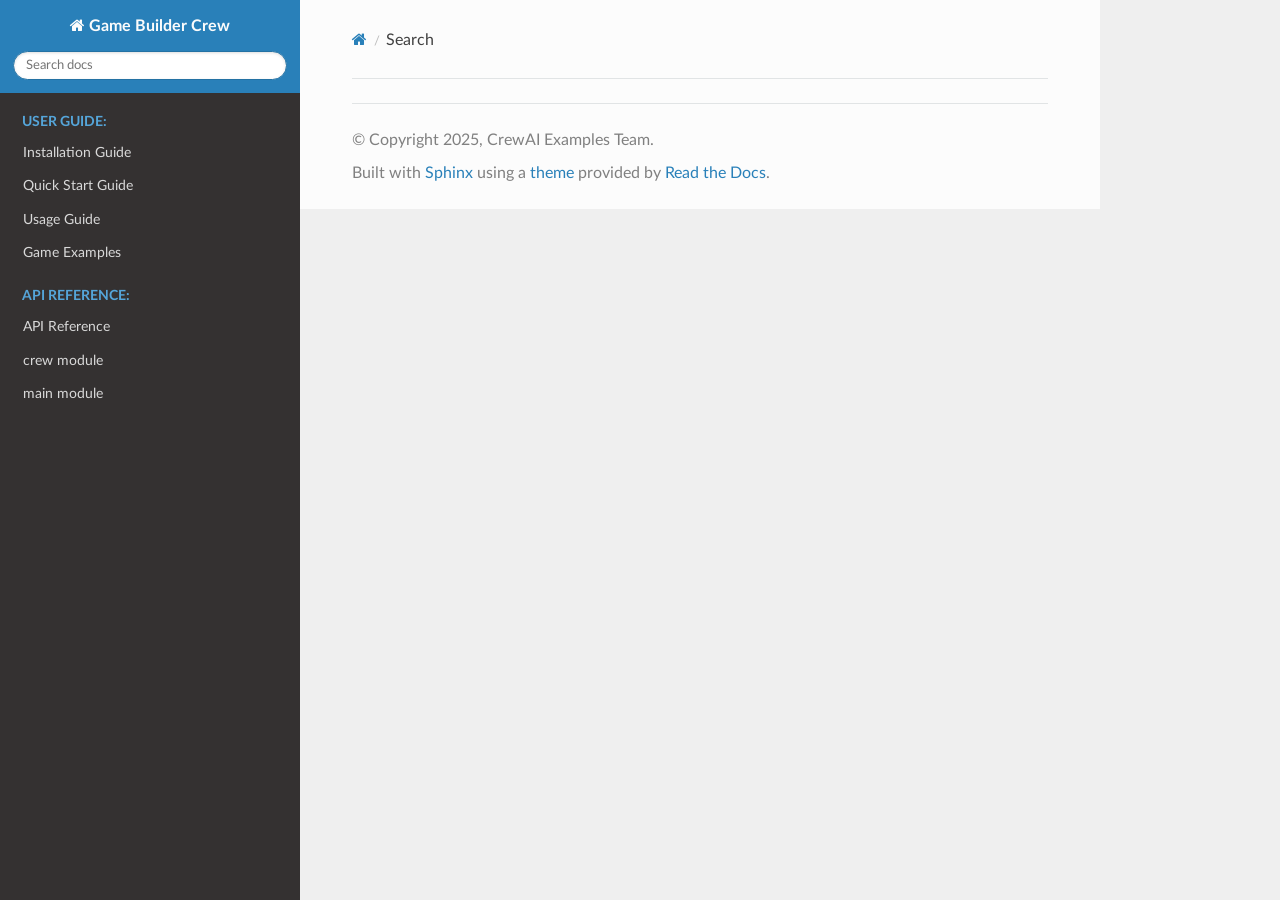
<file: report_generator/src/report_generator/tools/docs/docs_example/_build/html/search.html>
<!DOCTYPE html>
<html class="writer-html5" lang="en" data-content_root="./">
<head>
  <meta charset="utf-8" />
  <meta name="viewport" content="width=device-width, initial-scale=1.0" />
  <title>Search &mdash; Game Builder Crew 1.0.0 documentation</title>
      <link rel="stylesheet" type="text/css" href="_static/pygments.css?v=03e43079" />
      <link rel="stylesheet" type="text/css" href="_static/css/theme.css?v=e59714d7" />
      <link rel="stylesheet" type="text/css" href="_static/copybutton.css?v=76b2166b" />
      <link rel="stylesheet" type="text/css" href="_static/custom.css?v=1cfeddc2" />
      <link rel="stylesheet" type="text/css" href="_static/sphinx-design.min.css?v=95c83b7e" />

  
    
      <script src="_static/jquery.js?v=5d32c60e"></script>
      <script src="_static/_sphinx_javascript_frameworks_compat.js?v=2cd50e6c"></script>
      <script src="_static/documentation_options.js?v=8d563738"></script>
      <script src="_static/doctools.js?v=9bcbadda"></script>
      <script src="_static/sphinx_highlight.js?v=dc90522c"></script>
      <script src="_static/clipboard.min.js?v=a7894cd8"></script>
      <script src="_static/copybutton.js?v=f281be69"></script>
      <script src="_static/design-tabs.js?v=f930bc37"></script>
    <script src="_static/js/theme.js"></script>
    <script src="_static/searchtools.js"></script>
    <script src="_static/language_data.js"></script>
    <link rel="index" title="Index" href="genindex.html" />
    <link rel="search" title="Search" href="#" /> 
</head>

<body class="wy-body-for-nav"> 
  <div class="wy-grid-for-nav">
    <nav data-toggle="wy-nav-shift" class="wy-nav-side">
      <div class="wy-side-scroll">
        <div class="wy-side-nav-search"  style="background: #2980B9" >

          
          
          <a href="index.html" class="icon icon-home">
            Game Builder Crew
          </a>
<div role="search">
  <form id="rtd-search-form" class="wy-form" action="#" method="get">
    <input type="text" name="q" placeholder="Search docs" aria-label="Search docs" />
    <input type="hidden" name="check_keywords" value="yes" />
    <input type="hidden" name="area" value="default" />
  </form>
</div>
        </div><div class="wy-menu wy-menu-vertical" data-spy="affix" role="navigation" aria-label="Navigation menu">
              <p class="caption" role="heading"><span class="caption-text">User Guide:</span></p>
<ul>
<li class="toctree-l1"><a class="reference internal" href="installation.html">Installation Guide</a></li>
<li class="toctree-l1"><a class="reference internal" href="quickstart.html">Quick Start Guide</a></li>
<li class="toctree-l1"><a class="reference internal" href="usage.html">Usage Guide</a></li>
<li class="toctree-l1"><a class="reference internal" href="examples.html">Game Examples</a></li>
</ul>
<p class="caption" role="heading"><span class="caption-text">API Reference:</span></p>
<ul>
<li class="toctree-l1"><a class="reference internal" href="api/modules.html">API Reference</a></li>
<li class="toctree-l1"><a class="reference internal" href="api/crew.html">crew module</a></li>
<li class="toctree-l1"><a class="reference internal" href="api/main.html">main module</a></li>
</ul>

        </div>
      </div>
    </nav>

    <section data-toggle="wy-nav-shift" class="wy-nav-content-wrap"><nav class="wy-nav-top" aria-label="Mobile navigation menu"  style="background: #2980B9" >
          <i data-toggle="wy-nav-top" class="fa fa-bars"></i>
          <a href="index.html">Game Builder Crew</a>
      </nav>

      <div class="wy-nav-content">
        <div class="rst-content">
          <div role="navigation" aria-label="Page navigation">
  <ul class="wy-breadcrumbs">
      <li><a href="index.html" class="icon icon-home" aria-label="Home"></a></li>
      <li class="breadcrumb-item active">Search</li>
      <li class="wy-breadcrumbs-aside">
      </li>
  </ul>
  <hr/>
</div>
          <div role="main" class="document" itemscope="itemscope" itemtype="http://schema.org/Article">
           <div itemprop="articleBody">
             
  <noscript>
  <div id="fallback" class="admonition warning">
    <p class="last">
      Please activate JavaScript to enable the search functionality.
    </p>
  </div>
  </noscript>

  
  <div id="search-results">
  
  </div>

           </div>
          </div>
          <footer>

  <hr/>

  <div role="contentinfo">
    <p>&#169; Copyright 2025, CrewAI Examples Team.</p>
  </div>

  Built with <a href="https://www.sphinx-doc.org/">Sphinx</a> using a
    <a href="https://github.com/readthedocs/sphinx_rtd_theme">theme</a>
    provided by <a href="https://readthedocs.org">Read the Docs</a>.
   

</footer>
        </div>
      </div>
    </section>
  </div>
  <script>
      jQuery(function () {
          SphinxRtdTheme.Navigation.enable(true);
      });
  </script>
  <script>
    jQuery(function() { Search.loadIndex("searchindex.js"); });
  </script>
  
  <script id="searchindexloader"></script>
   


</body>
</html>
</file>
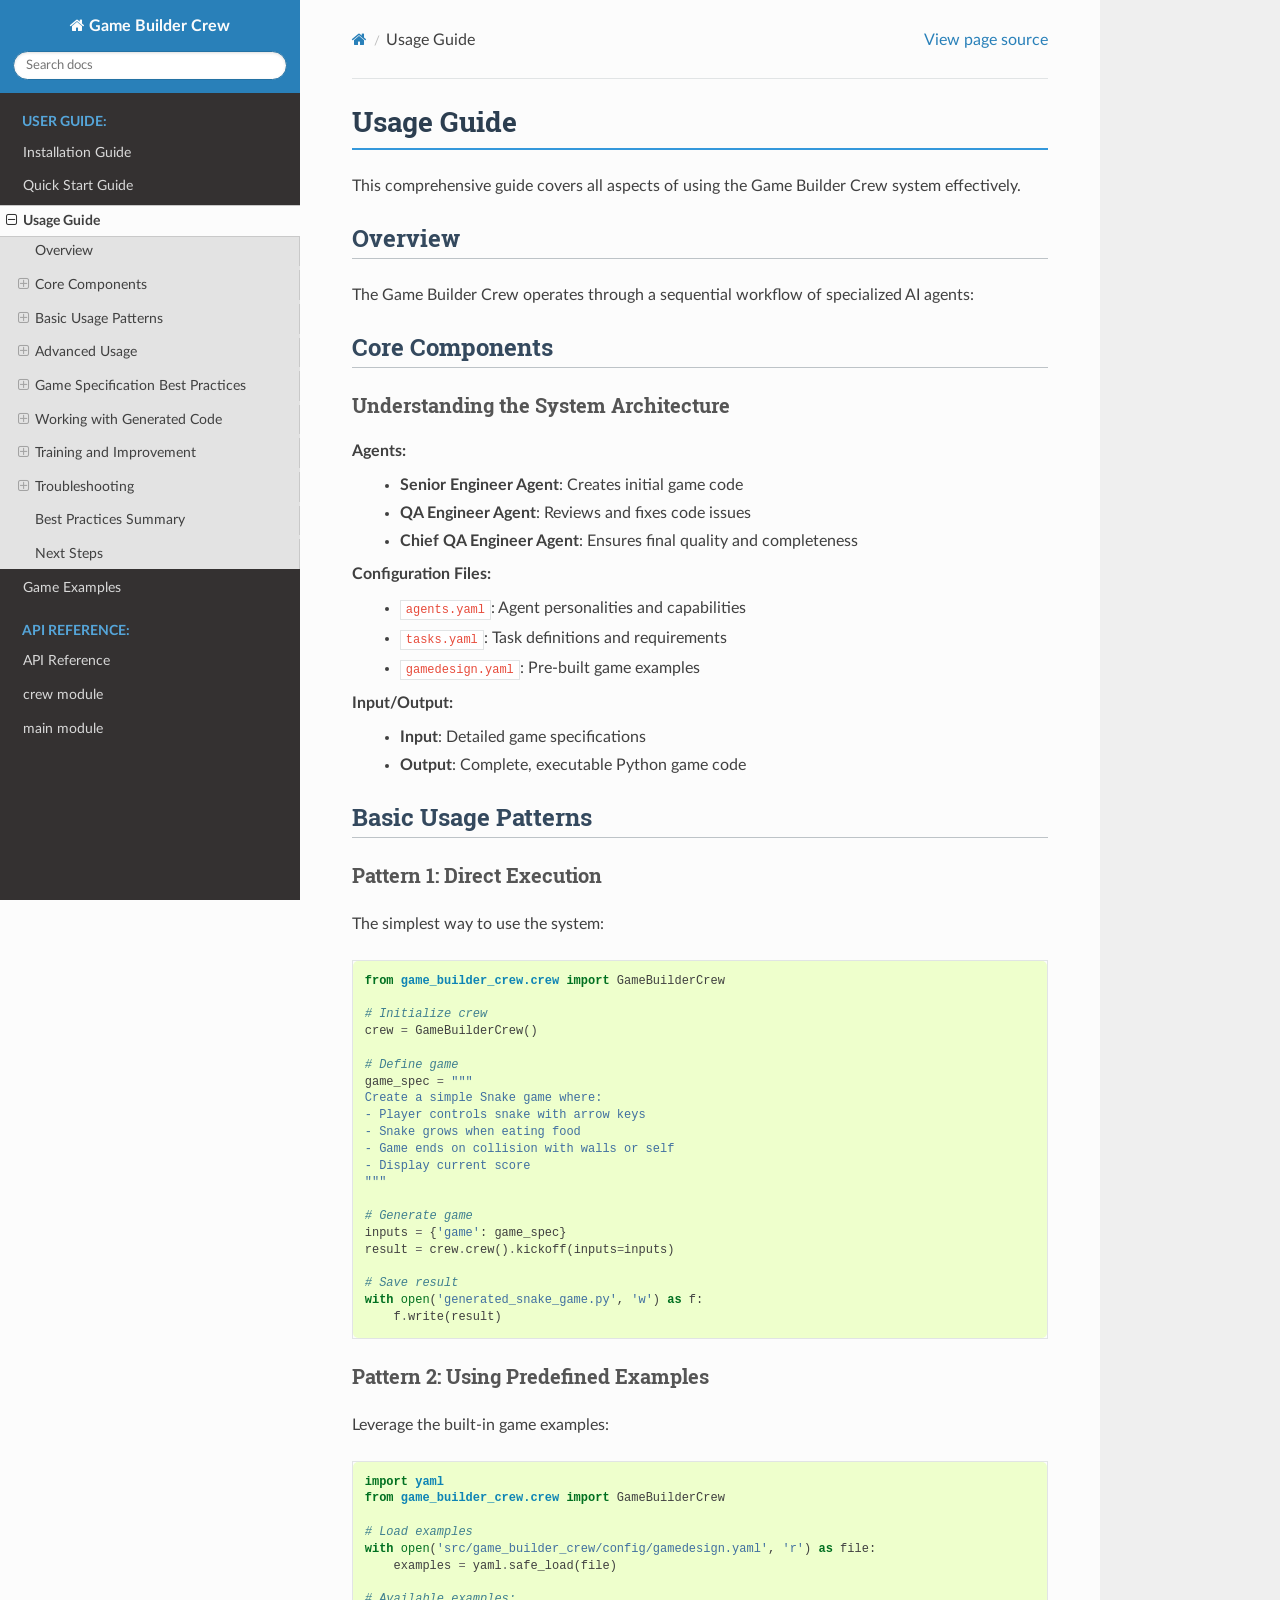
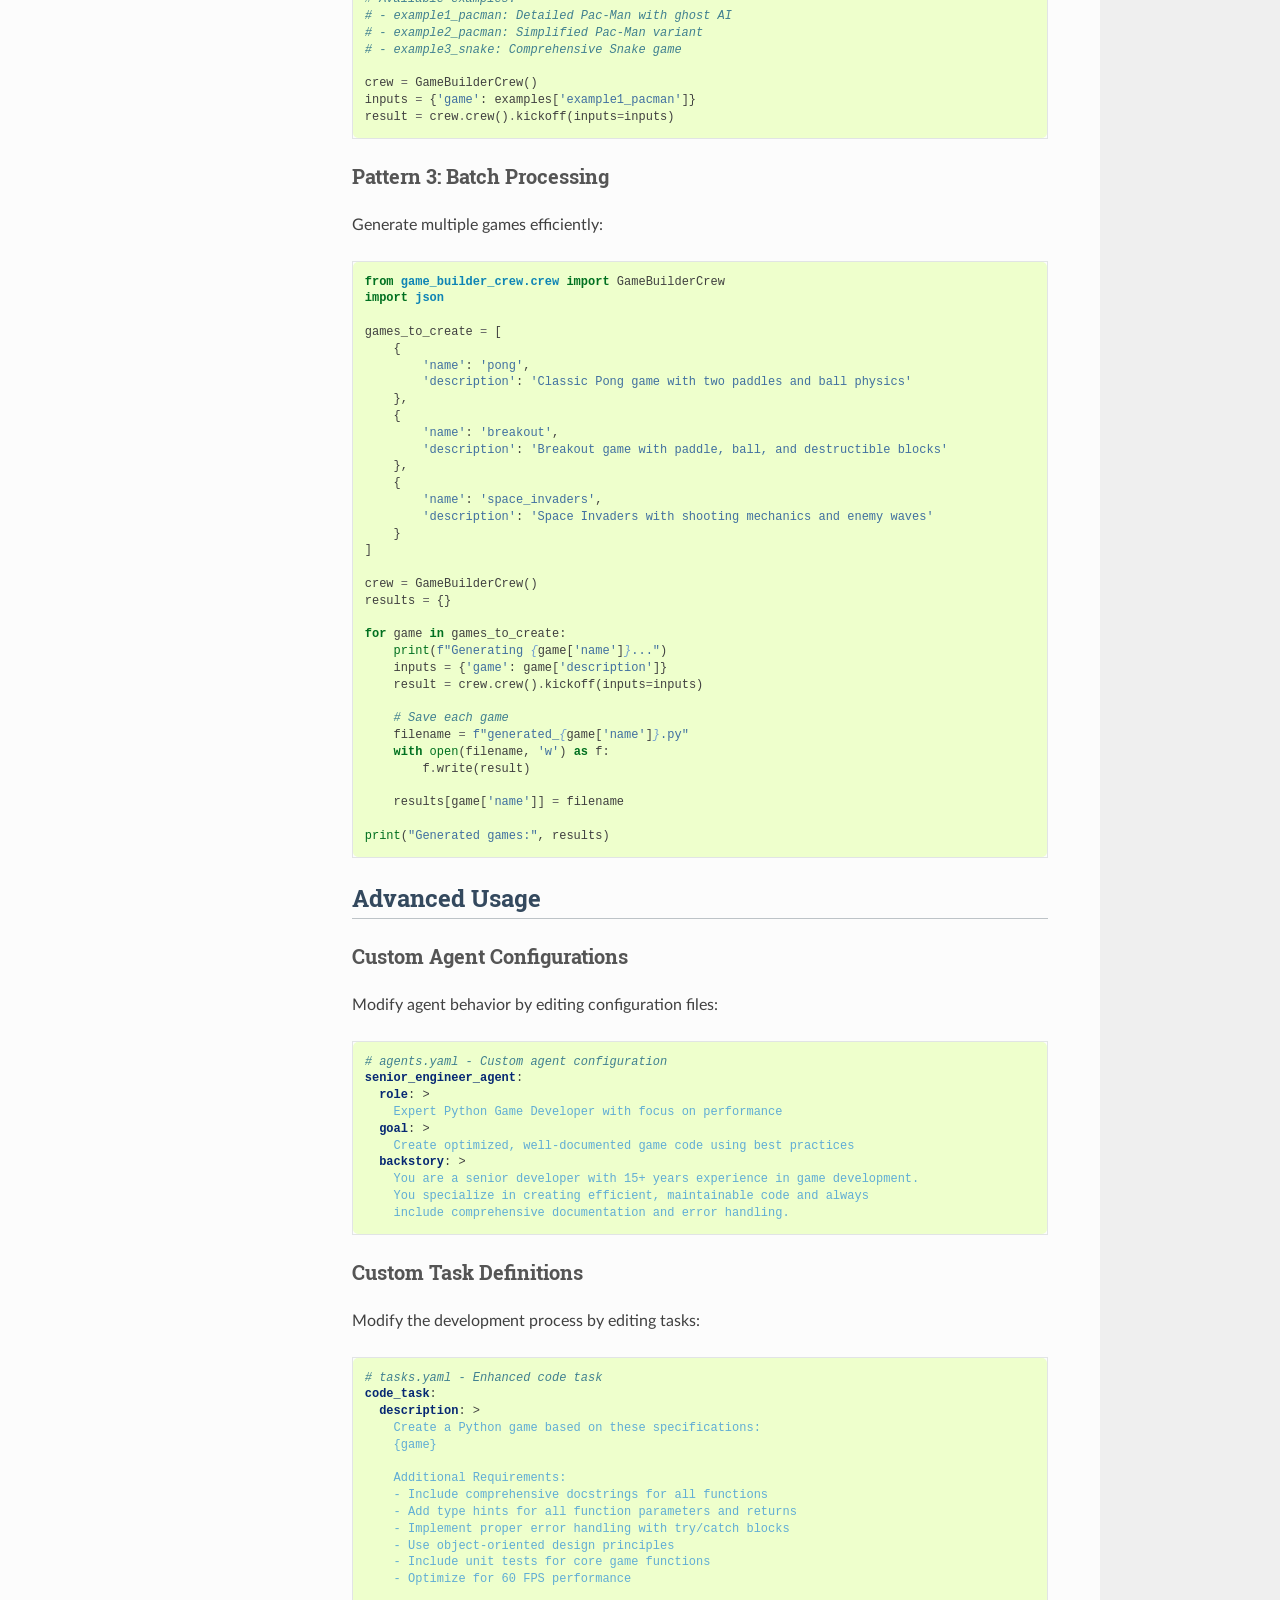
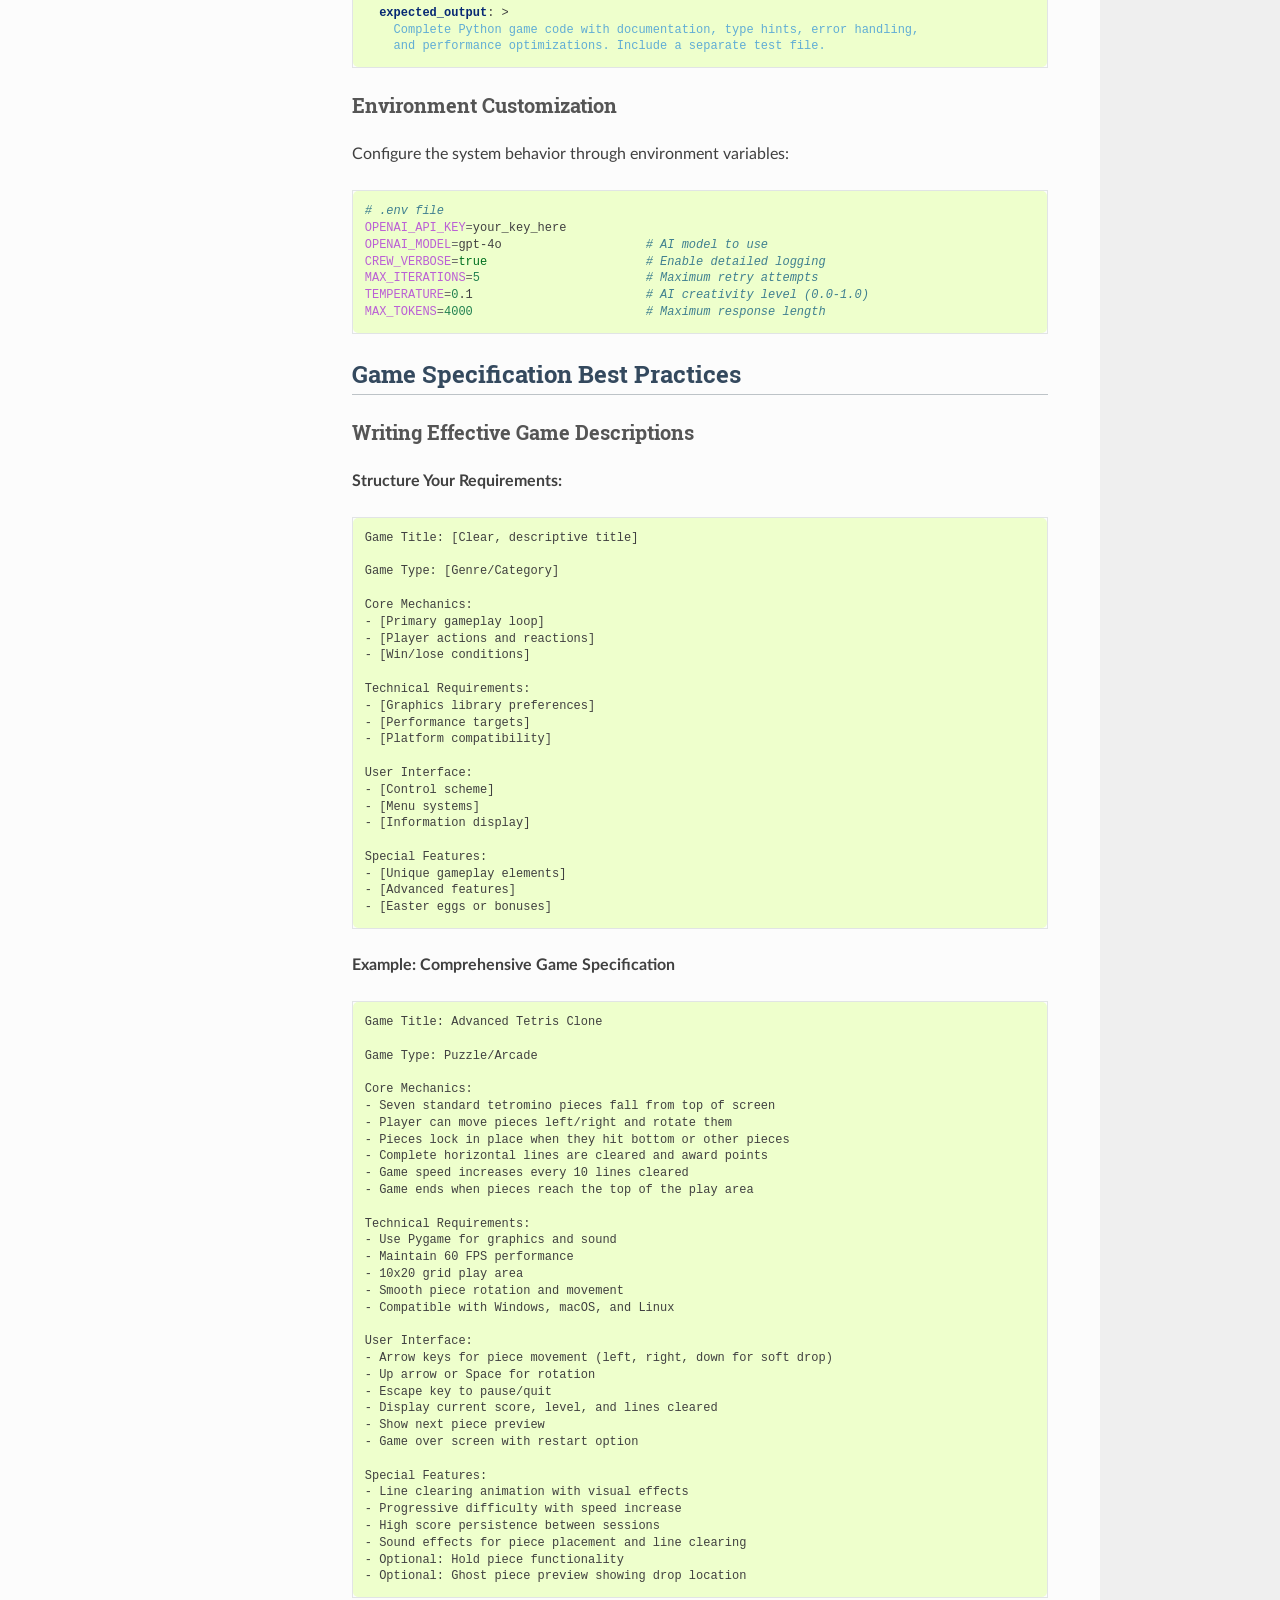
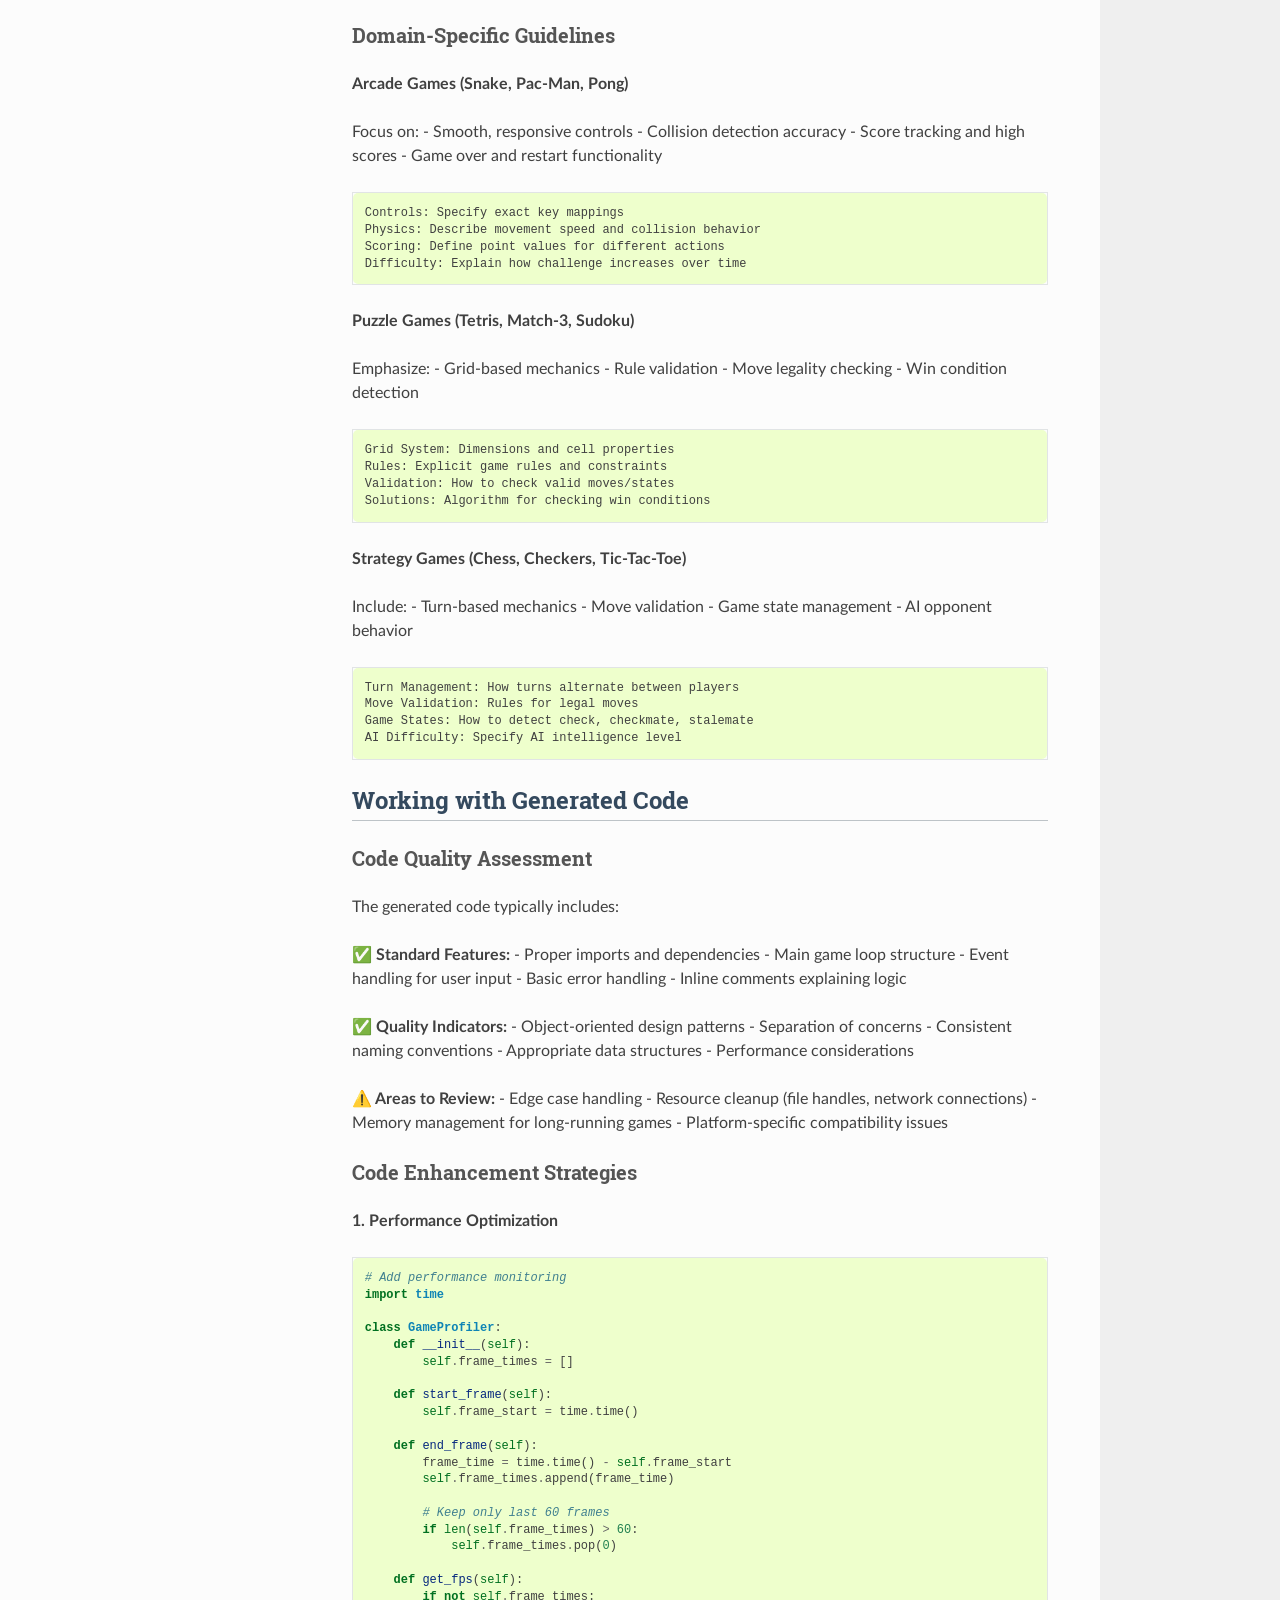
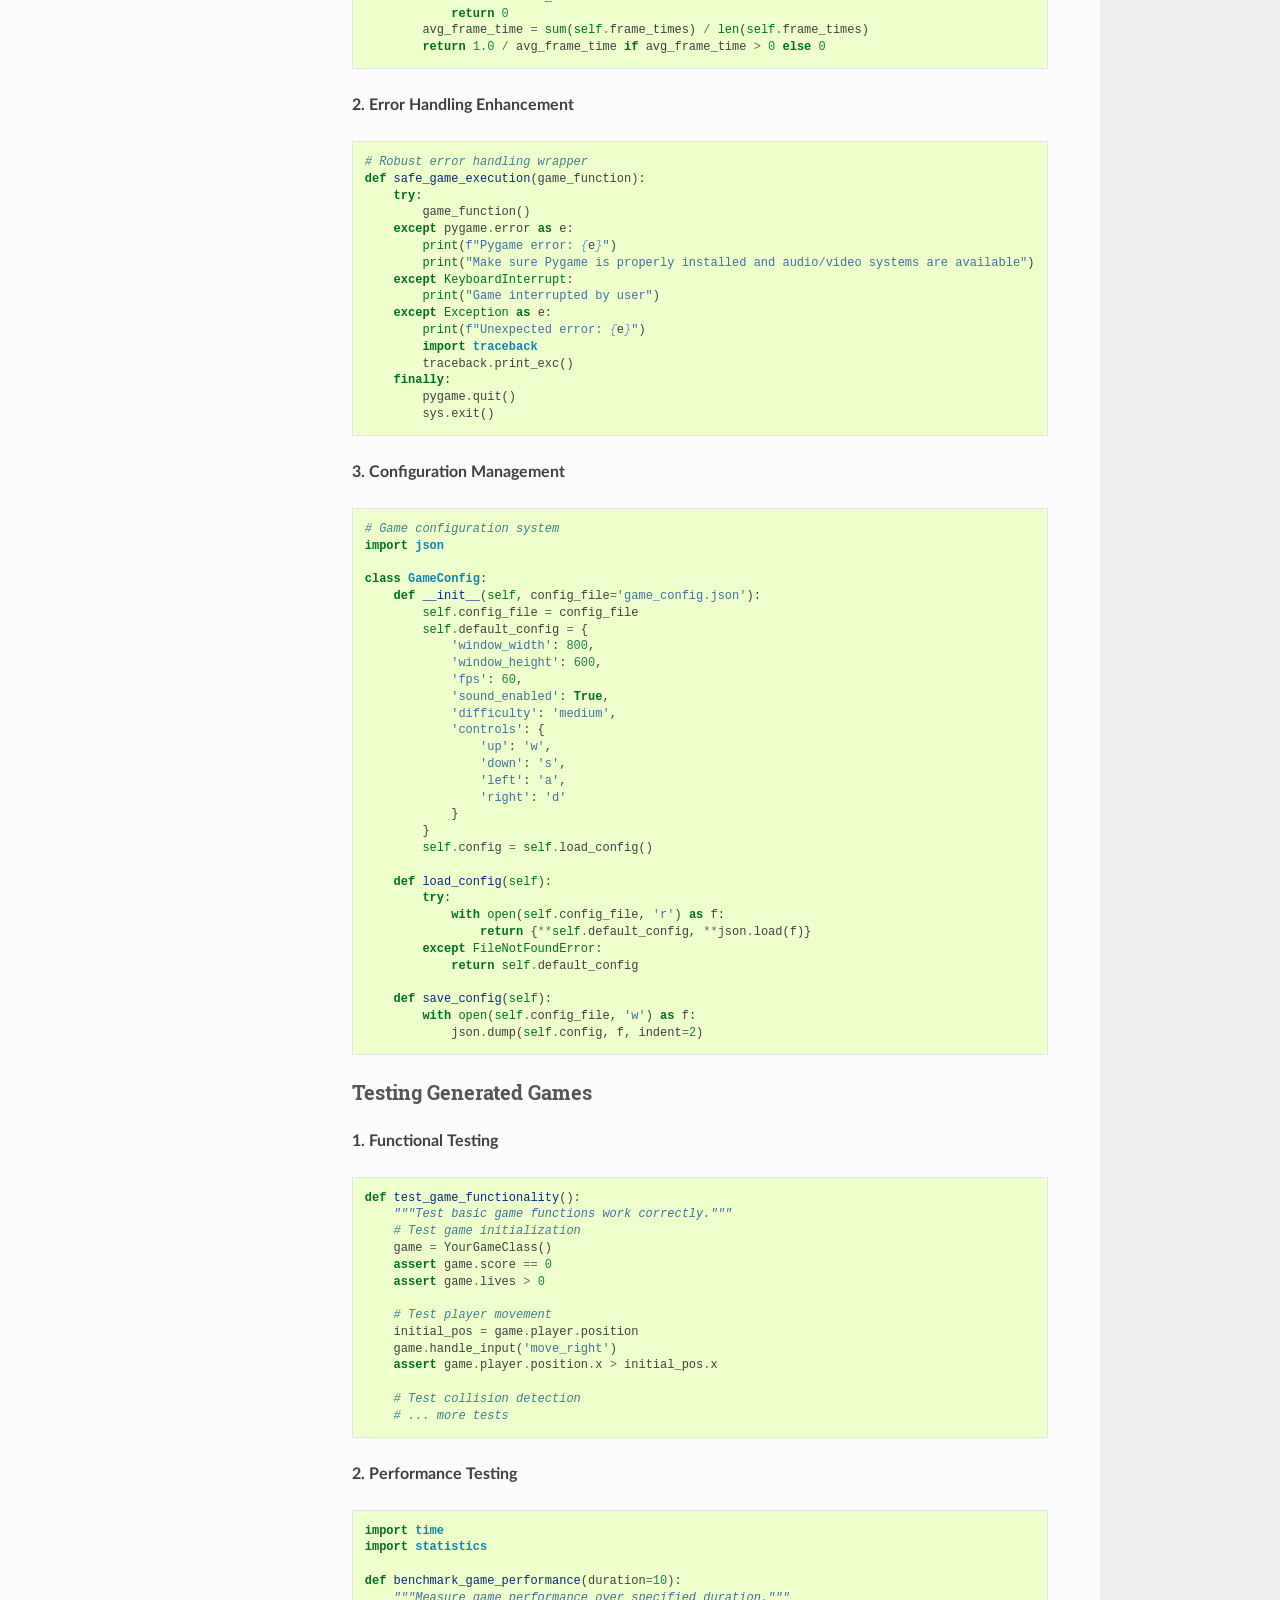
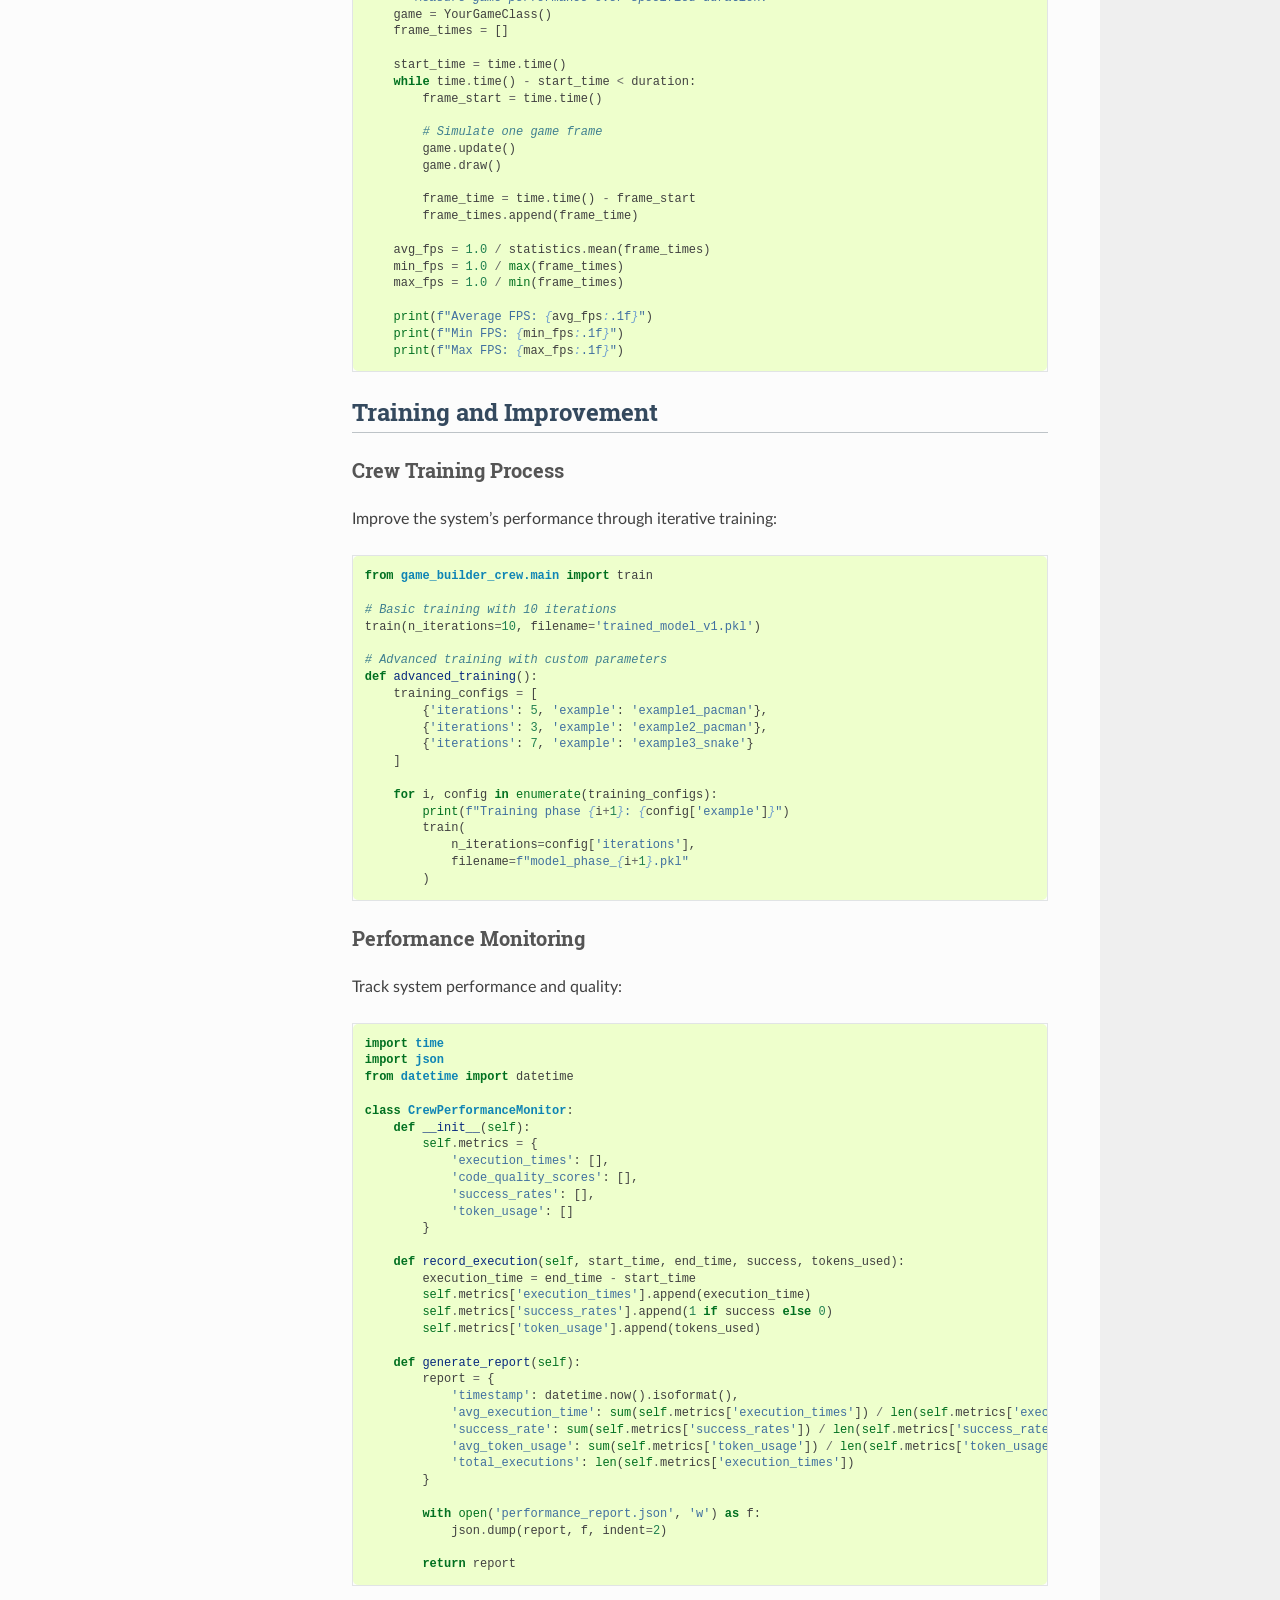
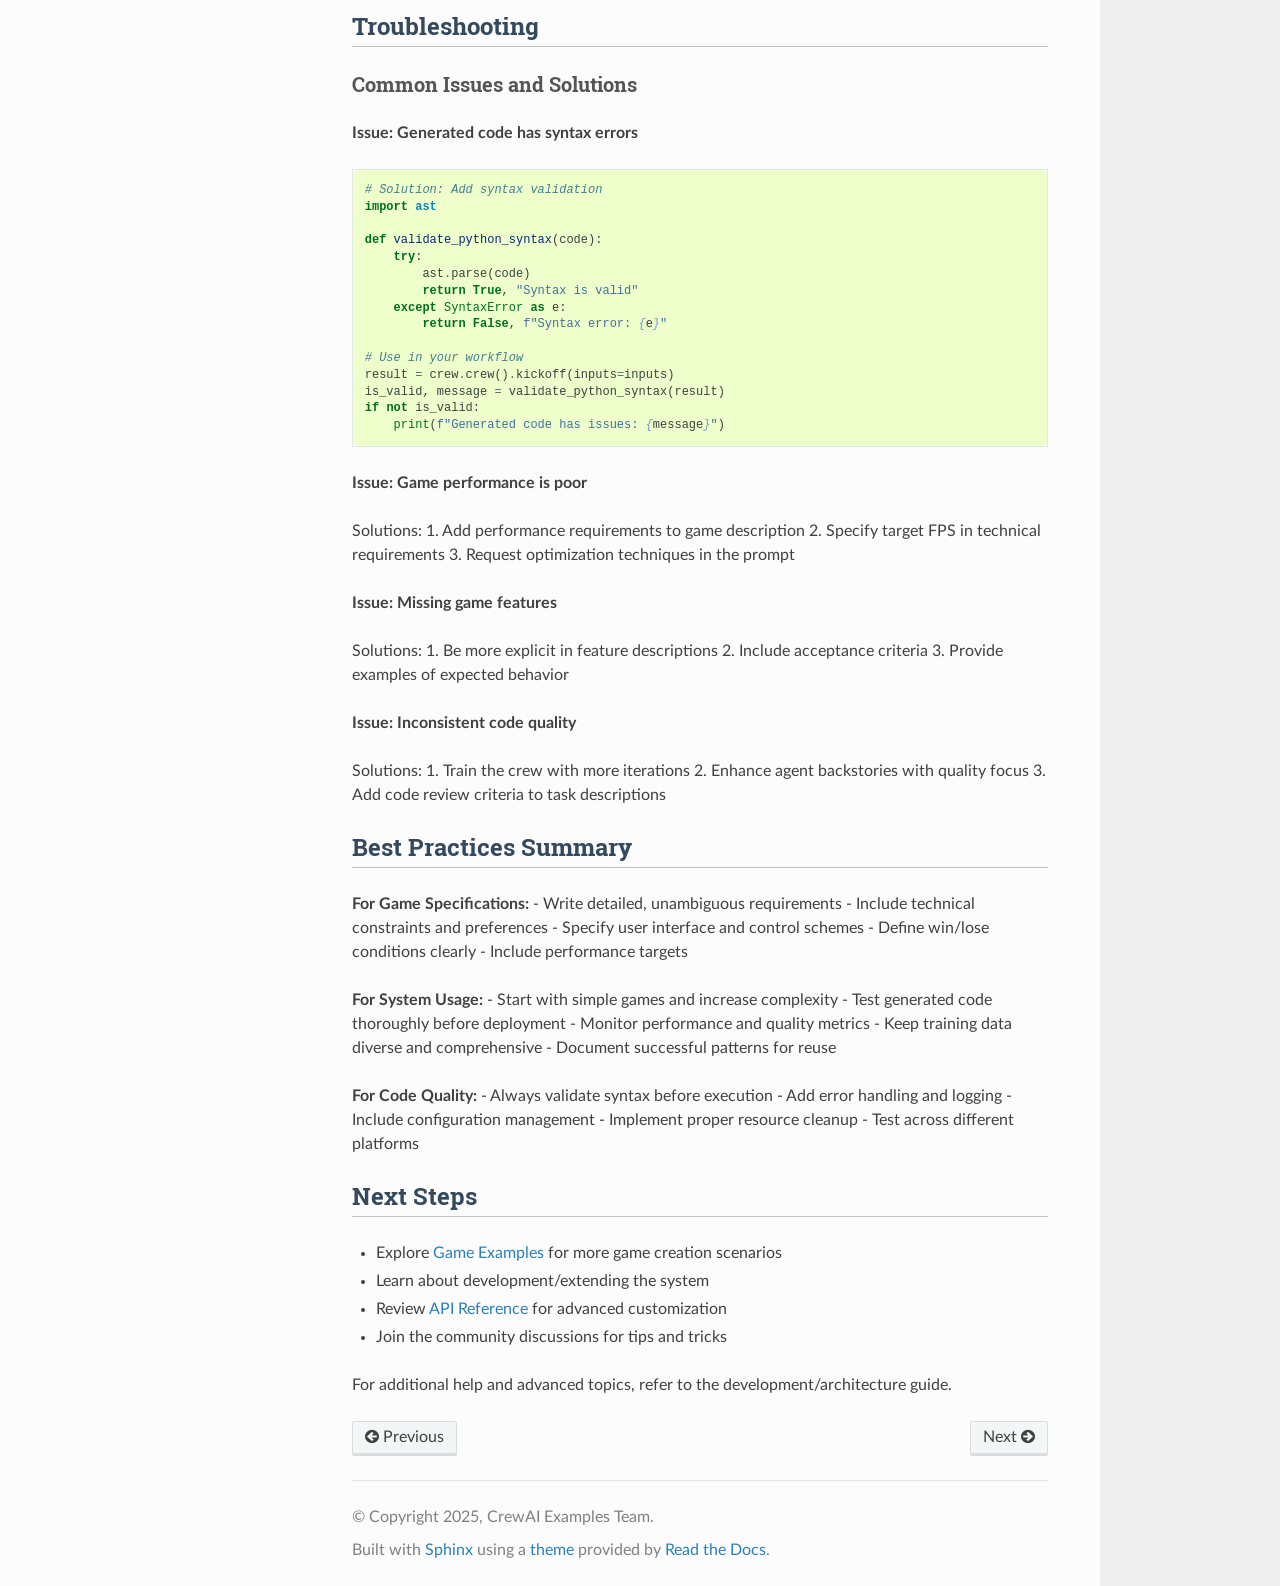
<file: report_generator/src/report_generator/tools/docs/docs_example/_build/html/usage.html>
<!DOCTYPE html>
<html class="writer-html5" lang="en" data-content_root="./">
<head>
  <meta charset="utf-8" /><meta name="viewport" content="width=device-width, initial-scale=1" />

  <meta name="viewport" content="width=device-width, initial-scale=1.0" />
  <title>Usage Guide &mdash; Game Builder Crew 1.0.0 documentation</title>
      <link rel="stylesheet" type="text/css" href="_static/pygments.css?v=03e43079" />
      <link rel="stylesheet" type="text/css" href="_static/css/theme.css?v=e59714d7" />
      <link rel="stylesheet" type="text/css" href="_static/copybutton.css?v=76b2166b" />
      <link rel="stylesheet" type="text/css" href="_static/custom.css?v=1cfeddc2" />
      <link rel="stylesheet" type="text/css" href="_static/sphinx-design.min.css?v=95c83b7e" />

  
      <script src="_static/jquery.js?v=5d32c60e"></script>
      <script src="_static/_sphinx_javascript_frameworks_compat.js?v=2cd50e6c"></script>
      <script src="_static/documentation_options.js?v=8d563738"></script>
      <script src="_static/doctools.js?v=9bcbadda"></script>
      <script src="_static/sphinx_highlight.js?v=dc90522c"></script>
      <script src="_static/clipboard.min.js?v=a7894cd8"></script>
      <script src="_static/copybutton.js?v=f281be69"></script>
      <script src="_static/design-tabs.js?v=f930bc37"></script>
    <script src="_static/js/theme.js"></script>
    <link rel="index" title="Index" href="genindex.html" />
    <link rel="search" title="Search" href="search.html" />
    <link rel="next" title="Game Examples" href="examples.html" />
    <link rel="prev" title="Quick Start Guide" href="quickstart.html" /> 
</head>

<body class="wy-body-for-nav"> 
  <div class="wy-grid-for-nav">
    <nav data-toggle="wy-nav-shift" class="wy-nav-side">
      <div class="wy-side-scroll">
        <div class="wy-side-nav-search"  style="background: #2980B9" >

          
          
          <a href="index.html" class="icon icon-home">
            Game Builder Crew
          </a>
<div role="search">
  <form id="rtd-search-form" class="wy-form" action="search.html" method="get">
    <input type="text" name="q" placeholder="Search docs" aria-label="Search docs" />
    <input type="hidden" name="check_keywords" value="yes" />
    <input type="hidden" name="area" value="default" />
  </form>
</div>
        </div><div class="wy-menu wy-menu-vertical" data-spy="affix" role="navigation" aria-label="Navigation menu">
              <p class="caption" role="heading"><span class="caption-text">User Guide:</span></p>
<ul class="current">
<li class="toctree-l1"><a class="reference internal" href="installation.html">Installation Guide</a></li>
<li class="toctree-l1"><a class="reference internal" href="quickstart.html">Quick Start Guide</a></li>
<li class="toctree-l1 current"><a class="current reference internal" href="#">Usage Guide</a><ul>
<li class="toctree-l2"><a class="reference internal" href="#overview">Overview</a></li>
<li class="toctree-l2"><a class="reference internal" href="#core-components">Core Components</a><ul>
<li class="toctree-l3"><a class="reference internal" href="#understanding-the-system-architecture">Understanding the System Architecture</a></li>
</ul>
</li>
<li class="toctree-l2"><a class="reference internal" href="#basic-usage-patterns">Basic Usage Patterns</a><ul>
<li class="toctree-l3"><a class="reference internal" href="#pattern-1-direct-execution">Pattern 1: Direct Execution</a></li>
<li class="toctree-l3"><a class="reference internal" href="#pattern-2-using-predefined-examples">Pattern 2: Using Predefined Examples</a></li>
<li class="toctree-l3"><a class="reference internal" href="#pattern-3-batch-processing">Pattern 3: Batch Processing</a></li>
</ul>
</li>
<li class="toctree-l2"><a class="reference internal" href="#advanced-usage">Advanced Usage</a><ul>
<li class="toctree-l3"><a class="reference internal" href="#custom-agent-configurations">Custom Agent Configurations</a></li>
<li class="toctree-l3"><a class="reference internal" href="#custom-task-definitions">Custom Task Definitions</a></li>
<li class="toctree-l3"><a class="reference internal" href="#environment-customization">Environment Customization</a></li>
</ul>
</li>
<li class="toctree-l2"><a class="reference internal" href="#game-specification-best-practices">Game Specification Best Practices</a><ul>
<li class="toctree-l3"><a class="reference internal" href="#writing-effective-game-descriptions">Writing Effective Game Descriptions</a></li>
<li class="toctree-l3"><a class="reference internal" href="#domain-specific-guidelines">Domain-Specific Guidelines</a></li>
</ul>
</li>
<li class="toctree-l2"><a class="reference internal" href="#working-with-generated-code">Working with Generated Code</a><ul>
<li class="toctree-l3"><a class="reference internal" href="#code-quality-assessment">Code Quality Assessment</a></li>
<li class="toctree-l3"><a class="reference internal" href="#code-enhancement-strategies">Code Enhancement Strategies</a></li>
<li class="toctree-l3"><a class="reference internal" href="#testing-generated-games">Testing Generated Games</a></li>
</ul>
</li>
<li class="toctree-l2"><a class="reference internal" href="#training-and-improvement">Training and Improvement</a><ul>
<li class="toctree-l3"><a class="reference internal" href="#crew-training-process">Crew Training Process</a></li>
<li class="toctree-l3"><a class="reference internal" href="#performance-monitoring">Performance Monitoring</a></li>
</ul>
</li>
<li class="toctree-l2"><a class="reference internal" href="#troubleshooting">Troubleshooting</a><ul>
<li class="toctree-l3"><a class="reference internal" href="#common-issues-and-solutions">Common Issues and Solutions</a></li>
</ul>
</li>
<li class="toctree-l2"><a class="reference internal" href="#best-practices-summary">Best Practices Summary</a></li>
<li class="toctree-l2"><a class="reference internal" href="#next-steps">Next Steps</a></li>
</ul>
</li>
<li class="toctree-l1"><a class="reference internal" href="examples.html">Game Examples</a></li>
</ul>
<p class="caption" role="heading"><span class="caption-text">API Reference:</span></p>
<ul>
<li class="toctree-l1"><a class="reference internal" href="api/modules.html">API Reference</a></li>
<li class="toctree-l1"><a class="reference internal" href="api/crew.html">crew module</a></li>
<li class="toctree-l1"><a class="reference internal" href="api/main.html">main module</a></li>
</ul>

        </div>
      </div>
    </nav>

    <section data-toggle="wy-nav-shift" class="wy-nav-content-wrap"><nav class="wy-nav-top" aria-label="Mobile navigation menu"  style="background: #2980B9" >
          <i data-toggle="wy-nav-top" class="fa fa-bars"></i>
          <a href="index.html">Game Builder Crew</a>
      </nav>

      <div class="wy-nav-content">
        <div class="rst-content">
          <div role="navigation" aria-label="Page navigation">
  <ul class="wy-breadcrumbs">
      <li><a href="index.html" class="icon icon-home" aria-label="Home"></a></li>
      <li class="breadcrumb-item active">Usage Guide</li>
      <li class="wy-breadcrumbs-aside">
            <a href="_sources/usage.rst.txt" rel="nofollow"> View page source</a>
      </li>
  </ul>
  <hr/>
</div>
          <div role="main" class="document" itemscope="itemscope" itemtype="http://schema.org/Article">
           <div itemprop="articleBody">
             
  <section id="usage-guide">
<h1>Usage Guide<a class="headerlink" href="#usage-guide" title="Link to this heading"></a></h1>
<p>This comprehensive guide covers all aspects of using the Game Builder Crew system effectively.</p>
<section id="overview">
<h2>Overview<a class="headerlink" href="#overview" title="Link to this heading"></a></h2>
<p>The Game Builder Crew operates through a sequential workflow of specialized AI agents:</p>
</section>
<section id="core-components">
<h2>Core Components<a class="headerlink" href="#core-components" title="Link to this heading"></a></h2>
<section id="understanding-the-system-architecture">
<h3>Understanding the System Architecture<a class="headerlink" href="#understanding-the-system-architecture" title="Link to this heading"></a></h3>
<dl class="simple">
<dt><strong>Agents:</strong></dt><dd><ul class="simple">
<li><p><strong>Senior Engineer Agent</strong>: Creates initial game code</p></li>
<li><p><strong>QA Engineer Agent</strong>: Reviews and fixes code issues</p></li>
<li><p><strong>Chief QA Engineer Agent</strong>: Ensures final quality and completeness</p></li>
</ul>
</dd>
<dt><strong>Configuration Files:</strong></dt><dd><ul class="simple">
<li><p><code class="docutils literal notranslate"><span class="pre">agents.yaml</span></code>: Agent personalities and capabilities</p></li>
<li><p><code class="docutils literal notranslate"><span class="pre">tasks.yaml</span></code>: Task definitions and requirements</p></li>
<li><p><code class="docutils literal notranslate"><span class="pre">gamedesign.yaml</span></code>: Pre-built game examples</p></li>
</ul>
</dd>
<dt><strong>Input/Output:</strong></dt><dd><ul class="simple">
<li><p><strong>Input</strong>: Detailed game specifications</p></li>
<li><p><strong>Output</strong>: Complete, executable Python game code</p></li>
</ul>
</dd>
</dl>
</section>
</section>
<section id="basic-usage-patterns">
<h2>Basic Usage Patterns<a class="headerlink" href="#basic-usage-patterns" title="Link to this heading"></a></h2>
<section id="pattern-1-direct-execution">
<h3>Pattern 1: Direct Execution<a class="headerlink" href="#pattern-1-direct-execution" title="Link to this heading"></a></h3>
<p>The simplest way to use the system:</p>
<div class="highlight-python notranslate"><div class="highlight"><pre><span></span><span class="kn">from</span><span class="w"> </span><span class="nn">game_builder_crew.crew</span><span class="w"> </span><span class="kn">import</span> <span class="n">GameBuilderCrew</span>

<span class="c1"># Initialize crew</span>
<span class="n">crew</span> <span class="o">=</span> <span class="n">GameBuilderCrew</span><span class="p">()</span>

<span class="c1"># Define game</span>
<span class="n">game_spec</span> <span class="o">=</span> <span class="s2">&quot;&quot;&quot;</span>
<span class="s2">Create a simple Snake game where:</span>
<span class="s2">- Player controls snake with arrow keys</span>
<span class="s2">- Snake grows when eating food</span>
<span class="s2">- Game ends on collision with walls or self</span>
<span class="s2">- Display current score</span>
<span class="s2">&quot;&quot;&quot;</span>

<span class="c1"># Generate game</span>
<span class="n">inputs</span> <span class="o">=</span> <span class="p">{</span><span class="s1">&#39;game&#39;</span><span class="p">:</span> <span class="n">game_spec</span><span class="p">}</span>
<span class="n">result</span> <span class="o">=</span> <span class="n">crew</span><span class="o">.</span><span class="n">crew</span><span class="p">()</span><span class="o">.</span><span class="n">kickoff</span><span class="p">(</span><span class="n">inputs</span><span class="o">=</span><span class="n">inputs</span><span class="p">)</span>

<span class="c1"># Save result</span>
<span class="k">with</span> <span class="nb">open</span><span class="p">(</span><span class="s1">&#39;generated_snake_game.py&#39;</span><span class="p">,</span> <span class="s1">&#39;w&#39;</span><span class="p">)</span> <span class="k">as</span> <span class="n">f</span><span class="p">:</span>
    <span class="n">f</span><span class="o">.</span><span class="n">write</span><span class="p">(</span><span class="n">result</span><span class="p">)</span>
</pre></div>
</div>
</section>
<section id="pattern-2-using-predefined-examples">
<h3>Pattern 2: Using Predefined Examples<a class="headerlink" href="#pattern-2-using-predefined-examples" title="Link to this heading"></a></h3>
<p>Leverage the built-in game examples:</p>
<div class="highlight-python notranslate"><div class="highlight"><pre><span></span><span class="kn">import</span><span class="w"> </span><span class="nn">yaml</span>
<span class="kn">from</span><span class="w"> </span><span class="nn">game_builder_crew.crew</span><span class="w"> </span><span class="kn">import</span> <span class="n">GameBuilderCrew</span>

<span class="c1"># Load examples</span>
<span class="k">with</span> <span class="nb">open</span><span class="p">(</span><span class="s1">&#39;src/game_builder_crew/config/gamedesign.yaml&#39;</span><span class="p">,</span> <span class="s1">&#39;r&#39;</span><span class="p">)</span> <span class="k">as</span> <span class="n">file</span><span class="p">:</span>
    <span class="n">examples</span> <span class="o">=</span> <span class="n">yaml</span><span class="o">.</span><span class="n">safe_load</span><span class="p">(</span><span class="n">file</span><span class="p">)</span>

<span class="c1"># Available examples:</span>
<span class="c1"># - example1_pacman: Detailed Pac-Man with ghost AI</span>
<span class="c1"># - example2_pacman: Simplified Pac-Man variant</span>
<span class="c1"># - example3_snake: Comprehensive Snake game</span>

<span class="n">crew</span> <span class="o">=</span> <span class="n">GameBuilderCrew</span><span class="p">()</span>
<span class="n">inputs</span> <span class="o">=</span> <span class="p">{</span><span class="s1">&#39;game&#39;</span><span class="p">:</span> <span class="n">examples</span><span class="p">[</span><span class="s1">&#39;example1_pacman&#39;</span><span class="p">]}</span>
<span class="n">result</span> <span class="o">=</span> <span class="n">crew</span><span class="o">.</span><span class="n">crew</span><span class="p">()</span><span class="o">.</span><span class="n">kickoff</span><span class="p">(</span><span class="n">inputs</span><span class="o">=</span><span class="n">inputs</span><span class="p">)</span>
</pre></div>
</div>
</section>
<section id="pattern-3-batch-processing">
<h3>Pattern 3: Batch Processing<a class="headerlink" href="#pattern-3-batch-processing" title="Link to this heading"></a></h3>
<p>Generate multiple games efficiently:</p>
<div class="highlight-python notranslate"><div class="highlight"><pre><span></span><span class="kn">from</span><span class="w"> </span><span class="nn">game_builder_crew.crew</span><span class="w"> </span><span class="kn">import</span> <span class="n">GameBuilderCrew</span>
<span class="kn">import</span><span class="w"> </span><span class="nn">json</span>

<span class="n">games_to_create</span> <span class="o">=</span> <span class="p">[</span>
    <span class="p">{</span>
        <span class="s1">&#39;name&#39;</span><span class="p">:</span> <span class="s1">&#39;pong&#39;</span><span class="p">,</span>
        <span class="s1">&#39;description&#39;</span><span class="p">:</span> <span class="s1">&#39;Classic Pong game with two paddles and ball physics&#39;</span>
    <span class="p">},</span>
    <span class="p">{</span>
        <span class="s1">&#39;name&#39;</span><span class="p">:</span> <span class="s1">&#39;breakout&#39;</span><span class="p">,</span>
        <span class="s1">&#39;description&#39;</span><span class="p">:</span> <span class="s1">&#39;Breakout game with paddle, ball, and destructible blocks&#39;</span>
    <span class="p">},</span>
    <span class="p">{</span>
        <span class="s1">&#39;name&#39;</span><span class="p">:</span> <span class="s1">&#39;space_invaders&#39;</span><span class="p">,</span>
        <span class="s1">&#39;description&#39;</span><span class="p">:</span> <span class="s1">&#39;Space Invaders with shooting mechanics and enemy waves&#39;</span>
    <span class="p">}</span>
<span class="p">]</span>

<span class="n">crew</span> <span class="o">=</span> <span class="n">GameBuilderCrew</span><span class="p">()</span>
<span class="n">results</span> <span class="o">=</span> <span class="p">{}</span>

<span class="k">for</span> <span class="n">game</span> <span class="ow">in</span> <span class="n">games_to_create</span><span class="p">:</span>
    <span class="nb">print</span><span class="p">(</span><span class="sa">f</span><span class="s2">&quot;Generating </span><span class="si">{</span><span class="n">game</span><span class="p">[</span><span class="s1">&#39;name&#39;</span><span class="p">]</span><span class="si">}</span><span class="s2">...&quot;</span><span class="p">)</span>
    <span class="n">inputs</span> <span class="o">=</span> <span class="p">{</span><span class="s1">&#39;game&#39;</span><span class="p">:</span> <span class="n">game</span><span class="p">[</span><span class="s1">&#39;description&#39;</span><span class="p">]}</span>
    <span class="n">result</span> <span class="o">=</span> <span class="n">crew</span><span class="o">.</span><span class="n">crew</span><span class="p">()</span><span class="o">.</span><span class="n">kickoff</span><span class="p">(</span><span class="n">inputs</span><span class="o">=</span><span class="n">inputs</span><span class="p">)</span>

    <span class="c1"># Save each game</span>
    <span class="n">filename</span> <span class="o">=</span> <span class="sa">f</span><span class="s2">&quot;generated_</span><span class="si">{</span><span class="n">game</span><span class="p">[</span><span class="s1">&#39;name&#39;</span><span class="p">]</span><span class="si">}</span><span class="s2">.py&quot;</span>
    <span class="k">with</span> <span class="nb">open</span><span class="p">(</span><span class="n">filename</span><span class="p">,</span> <span class="s1">&#39;w&#39;</span><span class="p">)</span> <span class="k">as</span> <span class="n">f</span><span class="p">:</span>
        <span class="n">f</span><span class="o">.</span><span class="n">write</span><span class="p">(</span><span class="n">result</span><span class="p">)</span>

    <span class="n">results</span><span class="p">[</span><span class="n">game</span><span class="p">[</span><span class="s1">&#39;name&#39;</span><span class="p">]]</span> <span class="o">=</span> <span class="n">filename</span>

<span class="nb">print</span><span class="p">(</span><span class="s2">&quot;Generated games:&quot;</span><span class="p">,</span> <span class="n">results</span><span class="p">)</span>
</pre></div>
</div>
</section>
</section>
<section id="advanced-usage">
<h2>Advanced Usage<a class="headerlink" href="#advanced-usage" title="Link to this heading"></a></h2>
<section id="custom-agent-configurations">
<h3>Custom Agent Configurations<a class="headerlink" href="#custom-agent-configurations" title="Link to this heading"></a></h3>
<p>Modify agent behavior by editing configuration files:</p>
<div class="highlight-yaml notranslate"><div class="highlight"><pre><span></span><span class="c1"># agents.yaml - Custom agent configuration</span>
<span class="nt">senior_engineer_agent</span><span class="p">:</span>
<span class="w">  </span><span class="nt">role</span><span class="p">:</span><span class="w"> </span><span class="p p-Indicator">&gt;</span>
<span class="w">    </span><span class="no">Expert Python Game Developer with focus on performance</span>
<span class="w">  </span><span class="nt">goal</span><span class="p">:</span><span class="w"> </span><span class="p p-Indicator">&gt;</span>
<span class="w">    </span><span class="no">Create optimized, well-documented game code using best practices</span>
<span class="w">  </span><span class="nt">backstory</span><span class="p">:</span><span class="w"> </span><span class="p p-Indicator">&gt;</span>
<span class="w">    </span><span class="no">You are a senior developer with 15+ years experience in game development.</span>
<span class="w">    </span><span class="no">You specialize in creating efficient, maintainable code and always</span>
<span class="w">    </span><span class="no">include comprehensive documentation and error handling.</span>
</pre></div>
</div>
</section>
<section id="custom-task-definitions">
<h3>Custom Task Definitions<a class="headerlink" href="#custom-task-definitions" title="Link to this heading"></a></h3>
<p>Modify the development process by editing tasks:</p>
<div class="highlight-yaml notranslate"><div class="highlight"><pre><span></span><span class="c1"># tasks.yaml - Enhanced code task</span>
<span class="nt">code_task</span><span class="p">:</span>
<span class="w">  </span><span class="nt">description</span><span class="p">:</span><span class="w"> </span><span class="p p-Indicator">&gt;</span>
<span class="w">    </span><span class="no">Create a Python game based on these specifications:</span>
<span class="w">    </span><span class="no">{game}</span>

<span class="w">    </span><span class="no">Additional Requirements:</span>
<span class="w">    </span><span class="no">- Include comprehensive docstrings for all functions</span>
<span class="w">    </span><span class="no">- Add type hints for all function parameters and returns</span>
<span class="w">    </span><span class="no">- Implement proper error handling with try/catch blocks</span>
<span class="w">    </span><span class="no">- Use object-oriented design principles</span>
<span class="w">    </span><span class="no">- Include unit tests for core game functions</span>
<span class="w">    </span><span class="no">- Optimize for 60 FPS performance</span>

<span class="w">  </span><span class="nt">expected_output</span><span class="p">:</span><span class="w"> </span><span class="p p-Indicator">&gt;</span>
<span class="w">    </span><span class="no">Complete Python game code with documentation, type hints, error handling,</span>
<span class="w">    </span><span class="no">and performance optimizations. Include a separate test file.</span>
</pre></div>
</div>
</section>
<section id="environment-customization">
<h3>Environment Customization<a class="headerlink" href="#environment-customization" title="Link to this heading"></a></h3>
<p>Configure the system behavior through environment variables:</p>
<div class="highlight-bash notranslate"><div class="highlight"><pre><span></span><span class="c1"># .env file</span>
<span class="nv">OPENAI_API_KEY</span><span class="o">=</span>your_key_here
<span class="nv">OPENAI_MODEL</span><span class="o">=</span>gpt-4o<span class="w">                    </span><span class="c1"># AI model to use</span>
<span class="nv">CREW_VERBOSE</span><span class="o">=</span><span class="nb">true</span><span class="w">                      </span><span class="c1"># Enable detailed logging</span>
<span class="nv">MAX_ITERATIONS</span><span class="o">=</span><span class="m">5</span><span class="w">                       </span><span class="c1"># Maximum retry attempts</span>
<span class="nv">TEMPERATURE</span><span class="o">=</span><span class="m">0</span>.1<span class="w">                        </span><span class="c1"># AI creativity level (0.0-1.0)</span>
<span class="nv">MAX_TOKENS</span><span class="o">=</span><span class="m">4000</span><span class="w">                        </span><span class="c1"># Maximum response length</span>
</pre></div>
</div>
</section>
</section>
<section id="game-specification-best-practices">
<h2>Game Specification Best Practices<a class="headerlink" href="#game-specification-best-practices" title="Link to this heading"></a></h2>
<section id="writing-effective-game-descriptions">
<h3>Writing Effective Game Descriptions<a class="headerlink" href="#writing-effective-game-descriptions" title="Link to this heading"></a></h3>
<p><strong>Structure Your Requirements:</strong></p>
<div class="highlight-text notranslate"><div class="highlight"><pre><span></span>Game Title: [Clear, descriptive title]

Game Type: [Genre/Category]

Core Mechanics:
- [Primary gameplay loop]
- [Player actions and reactions]
- [Win/lose conditions]

Technical Requirements:
- [Graphics library preferences]
- [Performance targets]
- [Platform compatibility]

User Interface:
- [Control scheme]
- [Menu systems]
- [Information display]

Special Features:
- [Unique gameplay elements]
- [Advanced features]
- [Easter eggs or bonuses]
</pre></div>
</div>
<p><strong>Example: Comprehensive Game Specification</strong></p>
<div class="highlight-text notranslate"><div class="highlight"><pre><span></span>Game Title: Advanced Tetris Clone

Game Type: Puzzle/Arcade

Core Mechanics:
- Seven standard tetromino pieces fall from top of screen
- Player can move pieces left/right and rotate them
- Pieces lock in place when they hit bottom or other pieces
- Complete horizontal lines are cleared and award points
- Game speed increases every 10 lines cleared
- Game ends when pieces reach the top of the play area

Technical Requirements:
- Use Pygame for graphics and sound
- Maintain 60 FPS performance
- 10x20 grid play area
- Smooth piece rotation and movement
- Compatible with Windows, macOS, and Linux

User Interface:
- Arrow keys for piece movement (left, right, down for soft drop)
- Up arrow or Space for rotation
- Escape key to pause/quit
- Display current score, level, and lines cleared
- Show next piece preview
- Game over screen with restart option

Special Features:
- Line clearing animation with visual effects
- Progressive difficulty with speed increase
- High score persistence between sessions
- Sound effects for piece placement and line clearing
- Optional: Hold piece functionality
- Optional: Ghost piece preview showing drop location
</pre></div>
</div>
</section>
<section id="domain-specific-guidelines">
<h3>Domain-Specific Guidelines<a class="headerlink" href="#domain-specific-guidelines" title="Link to this heading"></a></h3>
<p><strong>Arcade Games (Snake, Pac-Man, Pong)</strong></p>
<p>Focus on:
- Smooth, responsive controls
- Collision detection accuracy
- Score tracking and high scores
- Game over and restart functionality</p>
<div class="highlight-text notranslate"><div class="highlight"><pre><span></span>Controls: Specify exact key mappings
Physics: Describe movement speed and collision behavior
Scoring: Define point values for different actions
Difficulty: Explain how challenge increases over time
</pre></div>
</div>
<p><strong>Puzzle Games (Tetris, Match-3, Sudoku)</strong></p>
<p>Emphasize:
- Grid-based mechanics
- Rule validation
- Move legality checking
- Win condition detection</p>
<div class="highlight-text notranslate"><div class="highlight"><pre><span></span>Grid System: Dimensions and cell properties
Rules: Explicit game rules and constraints
Validation: How to check valid moves/states
Solutions: Algorithm for checking win conditions
</pre></div>
</div>
<p><strong>Strategy Games (Chess, Checkers, Tic-Tac-Toe)</strong></p>
<p>Include:
- Turn-based mechanics
- Move validation
- Game state management
- AI opponent behavior</p>
<div class="highlight-text notranslate"><div class="highlight"><pre><span></span>Turn Management: How turns alternate between players
Move Validation: Rules for legal moves
Game States: How to detect check, checkmate, stalemate
AI Difficulty: Specify AI intelligence level
</pre></div>
</div>
</section>
</section>
<section id="working-with-generated-code">
<h2>Working with Generated Code<a class="headerlink" href="#working-with-generated-code" title="Link to this heading"></a></h2>
<section id="code-quality-assessment">
<h3>Code Quality Assessment<a class="headerlink" href="#code-quality-assessment" title="Link to this heading"></a></h3>
<p>The generated code typically includes:</p>
<p><strong>✅ Standard Features:</strong>
- Proper imports and dependencies
- Main game loop structure
- Event handling for user input
- Basic error handling
- Inline comments explaining logic</p>
<p><strong>✅ Quality Indicators:</strong>
- Object-oriented design patterns
- Separation of concerns
- Consistent naming conventions
- Appropriate data structures
- Performance considerations</p>
<p><strong>⚠️ Areas to Review:</strong>
- Edge case handling
- Resource cleanup (file handles, network connections)
- Memory management for long-running games
- Platform-specific compatibility issues</p>
</section>
<section id="code-enhancement-strategies">
<h3>Code Enhancement Strategies<a class="headerlink" href="#code-enhancement-strategies" title="Link to this heading"></a></h3>
<p><strong>1. Performance Optimization</strong></p>
<div class="highlight-python notranslate"><div class="highlight"><pre><span></span><span class="c1"># Add performance monitoring</span>
<span class="kn">import</span><span class="w"> </span><span class="nn">time</span>

<span class="k">class</span><span class="w"> </span><span class="nc">GameProfiler</span><span class="p">:</span>
    <span class="k">def</span><span class="w"> </span><span class="fm">__init__</span><span class="p">(</span><span class="bp">self</span><span class="p">):</span>
        <span class="bp">self</span><span class="o">.</span><span class="n">frame_times</span> <span class="o">=</span> <span class="p">[]</span>

    <span class="k">def</span><span class="w"> </span><span class="nf">start_frame</span><span class="p">(</span><span class="bp">self</span><span class="p">):</span>
        <span class="bp">self</span><span class="o">.</span><span class="n">frame_start</span> <span class="o">=</span> <span class="n">time</span><span class="o">.</span><span class="n">time</span><span class="p">()</span>

    <span class="k">def</span><span class="w"> </span><span class="nf">end_frame</span><span class="p">(</span><span class="bp">self</span><span class="p">):</span>
        <span class="n">frame_time</span> <span class="o">=</span> <span class="n">time</span><span class="o">.</span><span class="n">time</span><span class="p">()</span> <span class="o">-</span> <span class="bp">self</span><span class="o">.</span><span class="n">frame_start</span>
        <span class="bp">self</span><span class="o">.</span><span class="n">frame_times</span><span class="o">.</span><span class="n">append</span><span class="p">(</span><span class="n">frame_time</span><span class="p">)</span>

        <span class="c1"># Keep only last 60 frames</span>
        <span class="k">if</span> <span class="nb">len</span><span class="p">(</span><span class="bp">self</span><span class="o">.</span><span class="n">frame_times</span><span class="p">)</span> <span class="o">&gt;</span> <span class="mi">60</span><span class="p">:</span>
            <span class="bp">self</span><span class="o">.</span><span class="n">frame_times</span><span class="o">.</span><span class="n">pop</span><span class="p">(</span><span class="mi">0</span><span class="p">)</span>

    <span class="k">def</span><span class="w"> </span><span class="nf">get_fps</span><span class="p">(</span><span class="bp">self</span><span class="p">):</span>
        <span class="k">if</span> <span class="ow">not</span> <span class="bp">self</span><span class="o">.</span><span class="n">frame_times</span><span class="p">:</span>
            <span class="k">return</span> <span class="mi">0</span>
        <span class="n">avg_frame_time</span> <span class="o">=</span> <span class="nb">sum</span><span class="p">(</span><span class="bp">self</span><span class="o">.</span><span class="n">frame_times</span><span class="p">)</span> <span class="o">/</span> <span class="nb">len</span><span class="p">(</span><span class="bp">self</span><span class="o">.</span><span class="n">frame_times</span><span class="p">)</span>
        <span class="k">return</span> <span class="mf">1.0</span> <span class="o">/</span> <span class="n">avg_frame_time</span> <span class="k">if</span> <span class="n">avg_frame_time</span> <span class="o">&gt;</span> <span class="mi">0</span> <span class="k">else</span> <span class="mi">0</span>
</pre></div>
</div>
<p><strong>2. Error Handling Enhancement</strong></p>
<div class="highlight-python notranslate"><div class="highlight"><pre><span></span><span class="c1"># Robust error handling wrapper</span>
<span class="k">def</span><span class="w"> </span><span class="nf">safe_game_execution</span><span class="p">(</span><span class="n">game_function</span><span class="p">):</span>
    <span class="k">try</span><span class="p">:</span>
        <span class="n">game_function</span><span class="p">()</span>
    <span class="k">except</span> <span class="n">pygame</span><span class="o">.</span><span class="n">error</span> <span class="k">as</span> <span class="n">e</span><span class="p">:</span>
        <span class="nb">print</span><span class="p">(</span><span class="sa">f</span><span class="s2">&quot;Pygame error: </span><span class="si">{</span><span class="n">e</span><span class="si">}</span><span class="s2">&quot;</span><span class="p">)</span>
        <span class="nb">print</span><span class="p">(</span><span class="s2">&quot;Make sure Pygame is properly installed and audio/video systems are available&quot;</span><span class="p">)</span>
    <span class="k">except</span> <span class="ne">KeyboardInterrupt</span><span class="p">:</span>
        <span class="nb">print</span><span class="p">(</span><span class="s2">&quot;Game interrupted by user&quot;</span><span class="p">)</span>
    <span class="k">except</span> <span class="ne">Exception</span> <span class="k">as</span> <span class="n">e</span><span class="p">:</span>
        <span class="nb">print</span><span class="p">(</span><span class="sa">f</span><span class="s2">&quot;Unexpected error: </span><span class="si">{</span><span class="n">e</span><span class="si">}</span><span class="s2">&quot;</span><span class="p">)</span>
        <span class="kn">import</span><span class="w"> </span><span class="nn">traceback</span>
        <span class="n">traceback</span><span class="o">.</span><span class="n">print_exc</span><span class="p">()</span>
    <span class="k">finally</span><span class="p">:</span>
        <span class="n">pygame</span><span class="o">.</span><span class="n">quit</span><span class="p">()</span>
        <span class="n">sys</span><span class="o">.</span><span class="n">exit</span><span class="p">()</span>
</pre></div>
</div>
<p><strong>3. Configuration Management</strong></p>
<div class="highlight-python notranslate"><div class="highlight"><pre><span></span><span class="c1"># Game configuration system</span>
<span class="kn">import</span><span class="w"> </span><span class="nn">json</span>

<span class="k">class</span><span class="w"> </span><span class="nc">GameConfig</span><span class="p">:</span>
    <span class="k">def</span><span class="w"> </span><span class="fm">__init__</span><span class="p">(</span><span class="bp">self</span><span class="p">,</span> <span class="n">config_file</span><span class="o">=</span><span class="s1">&#39;game_config.json&#39;</span><span class="p">):</span>
        <span class="bp">self</span><span class="o">.</span><span class="n">config_file</span> <span class="o">=</span> <span class="n">config_file</span>
        <span class="bp">self</span><span class="o">.</span><span class="n">default_config</span> <span class="o">=</span> <span class="p">{</span>
            <span class="s1">&#39;window_width&#39;</span><span class="p">:</span> <span class="mi">800</span><span class="p">,</span>
            <span class="s1">&#39;window_height&#39;</span><span class="p">:</span> <span class="mi">600</span><span class="p">,</span>
            <span class="s1">&#39;fps&#39;</span><span class="p">:</span> <span class="mi">60</span><span class="p">,</span>
            <span class="s1">&#39;sound_enabled&#39;</span><span class="p">:</span> <span class="kc">True</span><span class="p">,</span>
            <span class="s1">&#39;difficulty&#39;</span><span class="p">:</span> <span class="s1">&#39;medium&#39;</span><span class="p">,</span>
            <span class="s1">&#39;controls&#39;</span><span class="p">:</span> <span class="p">{</span>
                <span class="s1">&#39;up&#39;</span><span class="p">:</span> <span class="s1">&#39;w&#39;</span><span class="p">,</span>
                <span class="s1">&#39;down&#39;</span><span class="p">:</span> <span class="s1">&#39;s&#39;</span><span class="p">,</span>
                <span class="s1">&#39;left&#39;</span><span class="p">:</span> <span class="s1">&#39;a&#39;</span><span class="p">,</span>
                <span class="s1">&#39;right&#39;</span><span class="p">:</span> <span class="s1">&#39;d&#39;</span>
            <span class="p">}</span>
        <span class="p">}</span>
        <span class="bp">self</span><span class="o">.</span><span class="n">config</span> <span class="o">=</span> <span class="bp">self</span><span class="o">.</span><span class="n">load_config</span><span class="p">()</span>

    <span class="k">def</span><span class="w"> </span><span class="nf">load_config</span><span class="p">(</span><span class="bp">self</span><span class="p">):</span>
        <span class="k">try</span><span class="p">:</span>
            <span class="k">with</span> <span class="nb">open</span><span class="p">(</span><span class="bp">self</span><span class="o">.</span><span class="n">config_file</span><span class="p">,</span> <span class="s1">&#39;r&#39;</span><span class="p">)</span> <span class="k">as</span> <span class="n">f</span><span class="p">:</span>
                <span class="k">return</span> <span class="p">{</span><span class="o">**</span><span class="bp">self</span><span class="o">.</span><span class="n">default_config</span><span class="p">,</span> <span class="o">**</span><span class="n">json</span><span class="o">.</span><span class="n">load</span><span class="p">(</span><span class="n">f</span><span class="p">)}</span>
        <span class="k">except</span> <span class="ne">FileNotFoundError</span><span class="p">:</span>
            <span class="k">return</span> <span class="bp">self</span><span class="o">.</span><span class="n">default_config</span>

    <span class="k">def</span><span class="w"> </span><span class="nf">save_config</span><span class="p">(</span><span class="bp">self</span><span class="p">):</span>
        <span class="k">with</span> <span class="nb">open</span><span class="p">(</span><span class="bp">self</span><span class="o">.</span><span class="n">config_file</span><span class="p">,</span> <span class="s1">&#39;w&#39;</span><span class="p">)</span> <span class="k">as</span> <span class="n">f</span><span class="p">:</span>
            <span class="n">json</span><span class="o">.</span><span class="n">dump</span><span class="p">(</span><span class="bp">self</span><span class="o">.</span><span class="n">config</span><span class="p">,</span> <span class="n">f</span><span class="p">,</span> <span class="n">indent</span><span class="o">=</span><span class="mi">2</span><span class="p">)</span>
</pre></div>
</div>
</section>
<section id="testing-generated-games">
<h3>Testing Generated Games<a class="headerlink" href="#testing-generated-games" title="Link to this heading"></a></h3>
<p><strong>1. Functional Testing</strong></p>
<div class="highlight-python notranslate"><div class="highlight"><pre><span></span><span class="k">def</span><span class="w"> </span><span class="nf">test_game_functionality</span><span class="p">():</span>
<span class="w">    </span><span class="sd">&quot;&quot;&quot;Test basic game functions work correctly.&quot;&quot;&quot;</span>
    <span class="c1"># Test game initialization</span>
    <span class="n">game</span> <span class="o">=</span> <span class="n">YourGameClass</span><span class="p">()</span>
    <span class="k">assert</span> <span class="n">game</span><span class="o">.</span><span class="n">score</span> <span class="o">==</span> <span class="mi">0</span>
    <span class="k">assert</span> <span class="n">game</span><span class="o">.</span><span class="n">lives</span> <span class="o">&gt;</span> <span class="mi">0</span>

    <span class="c1"># Test player movement</span>
    <span class="n">initial_pos</span> <span class="o">=</span> <span class="n">game</span><span class="o">.</span><span class="n">player</span><span class="o">.</span><span class="n">position</span>
    <span class="n">game</span><span class="o">.</span><span class="n">handle_input</span><span class="p">(</span><span class="s1">&#39;move_right&#39;</span><span class="p">)</span>
    <span class="k">assert</span> <span class="n">game</span><span class="o">.</span><span class="n">player</span><span class="o">.</span><span class="n">position</span><span class="o">.</span><span class="n">x</span> <span class="o">&gt;</span> <span class="n">initial_pos</span><span class="o">.</span><span class="n">x</span>

    <span class="c1"># Test collision detection</span>
    <span class="c1"># ... more tests</span>
</pre></div>
</div>
<p><strong>2. Performance Testing</strong></p>
<div class="highlight-python notranslate"><div class="highlight"><pre><span></span><span class="kn">import</span><span class="w"> </span><span class="nn">time</span>
<span class="kn">import</span><span class="w"> </span><span class="nn">statistics</span>

<span class="k">def</span><span class="w"> </span><span class="nf">benchmark_game_performance</span><span class="p">(</span><span class="n">duration</span><span class="o">=</span><span class="mi">10</span><span class="p">):</span>
<span class="w">    </span><span class="sd">&quot;&quot;&quot;Measure game performance over specified duration.&quot;&quot;&quot;</span>
    <span class="n">game</span> <span class="o">=</span> <span class="n">YourGameClass</span><span class="p">()</span>
    <span class="n">frame_times</span> <span class="o">=</span> <span class="p">[]</span>

    <span class="n">start_time</span> <span class="o">=</span> <span class="n">time</span><span class="o">.</span><span class="n">time</span><span class="p">()</span>
    <span class="k">while</span> <span class="n">time</span><span class="o">.</span><span class="n">time</span><span class="p">()</span> <span class="o">-</span> <span class="n">start_time</span> <span class="o">&lt;</span> <span class="n">duration</span><span class="p">:</span>
        <span class="n">frame_start</span> <span class="o">=</span> <span class="n">time</span><span class="o">.</span><span class="n">time</span><span class="p">()</span>

        <span class="c1"># Simulate one game frame</span>
        <span class="n">game</span><span class="o">.</span><span class="n">update</span><span class="p">()</span>
        <span class="n">game</span><span class="o">.</span><span class="n">draw</span><span class="p">()</span>

        <span class="n">frame_time</span> <span class="o">=</span> <span class="n">time</span><span class="o">.</span><span class="n">time</span><span class="p">()</span> <span class="o">-</span> <span class="n">frame_start</span>
        <span class="n">frame_times</span><span class="o">.</span><span class="n">append</span><span class="p">(</span><span class="n">frame_time</span><span class="p">)</span>

    <span class="n">avg_fps</span> <span class="o">=</span> <span class="mf">1.0</span> <span class="o">/</span> <span class="n">statistics</span><span class="o">.</span><span class="n">mean</span><span class="p">(</span><span class="n">frame_times</span><span class="p">)</span>
    <span class="n">min_fps</span> <span class="o">=</span> <span class="mf">1.0</span> <span class="o">/</span> <span class="nb">max</span><span class="p">(</span><span class="n">frame_times</span><span class="p">)</span>
    <span class="n">max_fps</span> <span class="o">=</span> <span class="mf">1.0</span> <span class="o">/</span> <span class="nb">min</span><span class="p">(</span><span class="n">frame_times</span><span class="p">)</span>

    <span class="nb">print</span><span class="p">(</span><span class="sa">f</span><span class="s2">&quot;Average FPS: </span><span class="si">{</span><span class="n">avg_fps</span><span class="si">:</span><span class="s2">.1f</span><span class="si">}</span><span class="s2">&quot;</span><span class="p">)</span>
    <span class="nb">print</span><span class="p">(</span><span class="sa">f</span><span class="s2">&quot;Min FPS: </span><span class="si">{</span><span class="n">min_fps</span><span class="si">:</span><span class="s2">.1f</span><span class="si">}</span><span class="s2">&quot;</span><span class="p">)</span>
    <span class="nb">print</span><span class="p">(</span><span class="sa">f</span><span class="s2">&quot;Max FPS: </span><span class="si">{</span><span class="n">max_fps</span><span class="si">:</span><span class="s2">.1f</span><span class="si">}</span><span class="s2">&quot;</span><span class="p">)</span>
</pre></div>
</div>
</section>
</section>
<section id="training-and-improvement">
<h2>Training and Improvement<a class="headerlink" href="#training-and-improvement" title="Link to this heading"></a></h2>
<section id="crew-training-process">
<h3>Crew Training Process<a class="headerlink" href="#crew-training-process" title="Link to this heading"></a></h3>
<p>Improve the system’s performance through iterative training:</p>
<div class="highlight-python notranslate"><div class="highlight"><pre><span></span><span class="kn">from</span><span class="w"> </span><span class="nn">game_builder_crew.main</span><span class="w"> </span><span class="kn">import</span> <span class="n">train</span>

<span class="c1"># Basic training with 10 iterations</span>
<span class="n">train</span><span class="p">(</span><span class="n">n_iterations</span><span class="o">=</span><span class="mi">10</span><span class="p">,</span> <span class="n">filename</span><span class="o">=</span><span class="s1">&#39;trained_model_v1.pkl&#39;</span><span class="p">)</span>

<span class="c1"># Advanced training with custom parameters</span>
<span class="k">def</span><span class="w"> </span><span class="nf">advanced_training</span><span class="p">():</span>
    <span class="n">training_configs</span> <span class="o">=</span> <span class="p">[</span>
        <span class="p">{</span><span class="s1">&#39;iterations&#39;</span><span class="p">:</span> <span class="mi">5</span><span class="p">,</span> <span class="s1">&#39;example&#39;</span><span class="p">:</span> <span class="s1">&#39;example1_pacman&#39;</span><span class="p">},</span>
        <span class="p">{</span><span class="s1">&#39;iterations&#39;</span><span class="p">:</span> <span class="mi">3</span><span class="p">,</span> <span class="s1">&#39;example&#39;</span><span class="p">:</span> <span class="s1">&#39;example2_pacman&#39;</span><span class="p">},</span>
        <span class="p">{</span><span class="s1">&#39;iterations&#39;</span><span class="p">:</span> <span class="mi">7</span><span class="p">,</span> <span class="s1">&#39;example&#39;</span><span class="p">:</span> <span class="s1">&#39;example3_snake&#39;</span><span class="p">}</span>
    <span class="p">]</span>

    <span class="k">for</span> <span class="n">i</span><span class="p">,</span> <span class="n">config</span> <span class="ow">in</span> <span class="nb">enumerate</span><span class="p">(</span><span class="n">training_configs</span><span class="p">):</span>
        <span class="nb">print</span><span class="p">(</span><span class="sa">f</span><span class="s2">&quot;Training phase </span><span class="si">{</span><span class="n">i</span><span class="o">+</span><span class="mi">1</span><span class="si">}</span><span class="s2">: </span><span class="si">{</span><span class="n">config</span><span class="p">[</span><span class="s1">&#39;example&#39;</span><span class="p">]</span><span class="si">}</span><span class="s2">&quot;</span><span class="p">)</span>
        <span class="n">train</span><span class="p">(</span>
            <span class="n">n_iterations</span><span class="o">=</span><span class="n">config</span><span class="p">[</span><span class="s1">&#39;iterations&#39;</span><span class="p">],</span>
            <span class="n">filename</span><span class="o">=</span><span class="sa">f</span><span class="s2">&quot;model_phase_</span><span class="si">{</span><span class="n">i</span><span class="o">+</span><span class="mi">1</span><span class="si">}</span><span class="s2">.pkl&quot;</span>
        <span class="p">)</span>
</pre></div>
</div>
</section>
<section id="performance-monitoring">
<h3>Performance Monitoring<a class="headerlink" href="#performance-monitoring" title="Link to this heading"></a></h3>
<p>Track system performance and quality:</p>
<div class="highlight-python notranslate"><div class="highlight"><pre><span></span><span class="kn">import</span><span class="w"> </span><span class="nn">time</span>
<span class="kn">import</span><span class="w"> </span><span class="nn">json</span>
<span class="kn">from</span><span class="w"> </span><span class="nn">datetime</span><span class="w"> </span><span class="kn">import</span> <span class="n">datetime</span>

<span class="k">class</span><span class="w"> </span><span class="nc">CrewPerformanceMonitor</span><span class="p">:</span>
    <span class="k">def</span><span class="w"> </span><span class="fm">__init__</span><span class="p">(</span><span class="bp">self</span><span class="p">):</span>
        <span class="bp">self</span><span class="o">.</span><span class="n">metrics</span> <span class="o">=</span> <span class="p">{</span>
            <span class="s1">&#39;execution_times&#39;</span><span class="p">:</span> <span class="p">[],</span>
            <span class="s1">&#39;code_quality_scores&#39;</span><span class="p">:</span> <span class="p">[],</span>
            <span class="s1">&#39;success_rates&#39;</span><span class="p">:</span> <span class="p">[],</span>
            <span class="s1">&#39;token_usage&#39;</span><span class="p">:</span> <span class="p">[]</span>
        <span class="p">}</span>

    <span class="k">def</span><span class="w"> </span><span class="nf">record_execution</span><span class="p">(</span><span class="bp">self</span><span class="p">,</span> <span class="n">start_time</span><span class="p">,</span> <span class="n">end_time</span><span class="p">,</span> <span class="n">success</span><span class="p">,</span> <span class="n">tokens_used</span><span class="p">):</span>
        <span class="n">execution_time</span> <span class="o">=</span> <span class="n">end_time</span> <span class="o">-</span> <span class="n">start_time</span>
        <span class="bp">self</span><span class="o">.</span><span class="n">metrics</span><span class="p">[</span><span class="s1">&#39;execution_times&#39;</span><span class="p">]</span><span class="o">.</span><span class="n">append</span><span class="p">(</span><span class="n">execution_time</span><span class="p">)</span>
        <span class="bp">self</span><span class="o">.</span><span class="n">metrics</span><span class="p">[</span><span class="s1">&#39;success_rates&#39;</span><span class="p">]</span><span class="o">.</span><span class="n">append</span><span class="p">(</span><span class="mi">1</span> <span class="k">if</span> <span class="n">success</span> <span class="k">else</span> <span class="mi">0</span><span class="p">)</span>
        <span class="bp">self</span><span class="o">.</span><span class="n">metrics</span><span class="p">[</span><span class="s1">&#39;token_usage&#39;</span><span class="p">]</span><span class="o">.</span><span class="n">append</span><span class="p">(</span><span class="n">tokens_used</span><span class="p">)</span>

    <span class="k">def</span><span class="w"> </span><span class="nf">generate_report</span><span class="p">(</span><span class="bp">self</span><span class="p">):</span>
        <span class="n">report</span> <span class="o">=</span> <span class="p">{</span>
            <span class="s1">&#39;timestamp&#39;</span><span class="p">:</span> <span class="n">datetime</span><span class="o">.</span><span class="n">now</span><span class="p">()</span><span class="o">.</span><span class="n">isoformat</span><span class="p">(),</span>
            <span class="s1">&#39;avg_execution_time&#39;</span><span class="p">:</span> <span class="nb">sum</span><span class="p">(</span><span class="bp">self</span><span class="o">.</span><span class="n">metrics</span><span class="p">[</span><span class="s1">&#39;execution_times&#39;</span><span class="p">])</span> <span class="o">/</span> <span class="nb">len</span><span class="p">(</span><span class="bp">self</span><span class="o">.</span><span class="n">metrics</span><span class="p">[</span><span class="s1">&#39;execution_times&#39;</span><span class="p">]),</span>
            <span class="s1">&#39;success_rate&#39;</span><span class="p">:</span> <span class="nb">sum</span><span class="p">(</span><span class="bp">self</span><span class="o">.</span><span class="n">metrics</span><span class="p">[</span><span class="s1">&#39;success_rates&#39;</span><span class="p">])</span> <span class="o">/</span> <span class="nb">len</span><span class="p">(</span><span class="bp">self</span><span class="o">.</span><span class="n">metrics</span><span class="p">[</span><span class="s1">&#39;success_rates&#39;</span><span class="p">]),</span>
            <span class="s1">&#39;avg_token_usage&#39;</span><span class="p">:</span> <span class="nb">sum</span><span class="p">(</span><span class="bp">self</span><span class="o">.</span><span class="n">metrics</span><span class="p">[</span><span class="s1">&#39;token_usage&#39;</span><span class="p">])</span> <span class="o">/</span> <span class="nb">len</span><span class="p">(</span><span class="bp">self</span><span class="o">.</span><span class="n">metrics</span><span class="p">[</span><span class="s1">&#39;token_usage&#39;</span><span class="p">]),</span>
            <span class="s1">&#39;total_executions&#39;</span><span class="p">:</span> <span class="nb">len</span><span class="p">(</span><span class="bp">self</span><span class="o">.</span><span class="n">metrics</span><span class="p">[</span><span class="s1">&#39;execution_times&#39;</span><span class="p">])</span>
        <span class="p">}</span>

        <span class="k">with</span> <span class="nb">open</span><span class="p">(</span><span class="s1">&#39;performance_report.json&#39;</span><span class="p">,</span> <span class="s1">&#39;w&#39;</span><span class="p">)</span> <span class="k">as</span> <span class="n">f</span><span class="p">:</span>
            <span class="n">json</span><span class="o">.</span><span class="n">dump</span><span class="p">(</span><span class="n">report</span><span class="p">,</span> <span class="n">f</span><span class="p">,</span> <span class="n">indent</span><span class="o">=</span><span class="mi">2</span><span class="p">)</span>

        <span class="k">return</span> <span class="n">report</span>
</pre></div>
</div>
</section>
</section>
<section id="troubleshooting">
<h2>Troubleshooting<a class="headerlink" href="#troubleshooting" title="Link to this heading"></a></h2>
<section id="common-issues-and-solutions">
<h3>Common Issues and Solutions<a class="headerlink" href="#common-issues-and-solutions" title="Link to this heading"></a></h3>
<p><strong>Issue: Generated code has syntax errors</strong></p>
<div class="highlight-python notranslate"><div class="highlight"><pre><span></span><span class="c1"># Solution: Add syntax validation</span>
<span class="kn">import</span><span class="w"> </span><span class="nn">ast</span>

<span class="k">def</span><span class="w"> </span><span class="nf">validate_python_syntax</span><span class="p">(</span><span class="n">code</span><span class="p">):</span>
    <span class="k">try</span><span class="p">:</span>
        <span class="n">ast</span><span class="o">.</span><span class="n">parse</span><span class="p">(</span><span class="n">code</span><span class="p">)</span>
        <span class="k">return</span> <span class="kc">True</span><span class="p">,</span> <span class="s2">&quot;Syntax is valid&quot;</span>
    <span class="k">except</span> <span class="ne">SyntaxError</span> <span class="k">as</span> <span class="n">e</span><span class="p">:</span>
        <span class="k">return</span> <span class="kc">False</span><span class="p">,</span> <span class="sa">f</span><span class="s2">&quot;Syntax error: </span><span class="si">{</span><span class="n">e</span><span class="si">}</span><span class="s2">&quot;</span>

<span class="c1"># Use in your workflow</span>
<span class="n">result</span> <span class="o">=</span> <span class="n">crew</span><span class="o">.</span><span class="n">crew</span><span class="p">()</span><span class="o">.</span><span class="n">kickoff</span><span class="p">(</span><span class="n">inputs</span><span class="o">=</span><span class="n">inputs</span><span class="p">)</span>
<span class="n">is_valid</span><span class="p">,</span> <span class="n">message</span> <span class="o">=</span> <span class="n">validate_python_syntax</span><span class="p">(</span><span class="n">result</span><span class="p">)</span>
<span class="k">if</span> <span class="ow">not</span> <span class="n">is_valid</span><span class="p">:</span>
    <span class="nb">print</span><span class="p">(</span><span class="sa">f</span><span class="s2">&quot;Generated code has issues: </span><span class="si">{</span><span class="n">message</span><span class="si">}</span><span class="s2">&quot;</span><span class="p">)</span>
</pre></div>
</div>
<p><strong>Issue: Game performance is poor</strong></p>
<p>Solutions:
1. Add performance requirements to game description
2. Specify target FPS in technical requirements
3. Request optimization techniques in the prompt</p>
<p><strong>Issue: Missing game features</strong></p>
<p>Solutions:
1. Be more explicit in feature descriptions
2. Include acceptance criteria
3. Provide examples of expected behavior</p>
<p><strong>Issue: Inconsistent code quality</strong></p>
<p>Solutions:
1. Train the crew with more iterations
2. Enhance agent backstories with quality focus
3. Add code review criteria to task descriptions</p>
</section>
</section>
<section id="best-practices-summary">
<h2>Best Practices Summary<a class="headerlink" href="#best-practices-summary" title="Link to this heading"></a></h2>
<p><strong>For Game Specifications:</strong>
- Write detailed, unambiguous requirements
- Include technical constraints and preferences
- Specify user interface and control schemes
- Define win/lose conditions clearly
- Include performance targets</p>
<p><strong>For System Usage:</strong>
- Start with simple games and increase complexity
- Test generated code thoroughly before deployment
- Monitor performance and quality metrics
- Keep training data diverse and comprehensive
- Document successful patterns for reuse</p>
<p><strong>For Code Quality:</strong>
- Always validate syntax before execution
- Add error handling and logging
- Include configuration management
- Implement proper resource cleanup
- Test across different platforms</p>
</section>
<section id="next-steps">
<h2>Next Steps<a class="headerlink" href="#next-steps" title="Link to this heading"></a></h2>
<ul class="simple">
<li><p>Explore <a class="reference internal" href="examples.html"><span class="doc">Game Examples</span></a> for more game creation scenarios</p></li>
<li><p>Learn about <span class="xref std std-doc">development/extending</span> the system</p></li>
<li><p>Review <a class="reference internal" href="api/modules.html"><span class="doc">API Reference</span></a> for advanced customization</p></li>
<li><p>Join the community discussions for tips and tricks</p></li>
</ul>
<p>For additional help and advanced topics, refer to the <span class="xref std std-doc">development/architecture</span> guide.</p>
</section>
</section>


           </div>
          </div>
          <footer><div class="rst-footer-buttons" role="navigation" aria-label="Footer">
        <a href="quickstart.html" class="btn btn-neutral float-left" title="Quick Start Guide" accesskey="p" rel="prev"><span class="fa fa-arrow-circle-left" aria-hidden="true"></span> Previous</a>
        <a href="examples.html" class="btn btn-neutral float-right" title="Game Examples" accesskey="n" rel="next">Next <span class="fa fa-arrow-circle-right" aria-hidden="true"></span></a>
    </div>

  <hr/>

  <div role="contentinfo">
    <p>&#169; Copyright 2025, CrewAI Examples Team.</p>
  </div>

  Built with <a href="https://www.sphinx-doc.org/">Sphinx</a> using a
    <a href="https://github.com/readthedocs/sphinx_rtd_theme">theme</a>
    provided by <a href="https://readthedocs.org">Read the Docs</a>.
   

</footer>
        </div>
      </div>
    </section>
  </div>
  <script>
      jQuery(function () {
          SphinxRtdTheme.Navigation.enable(true);
      });
  </script> 

</body>
</html>
</file>
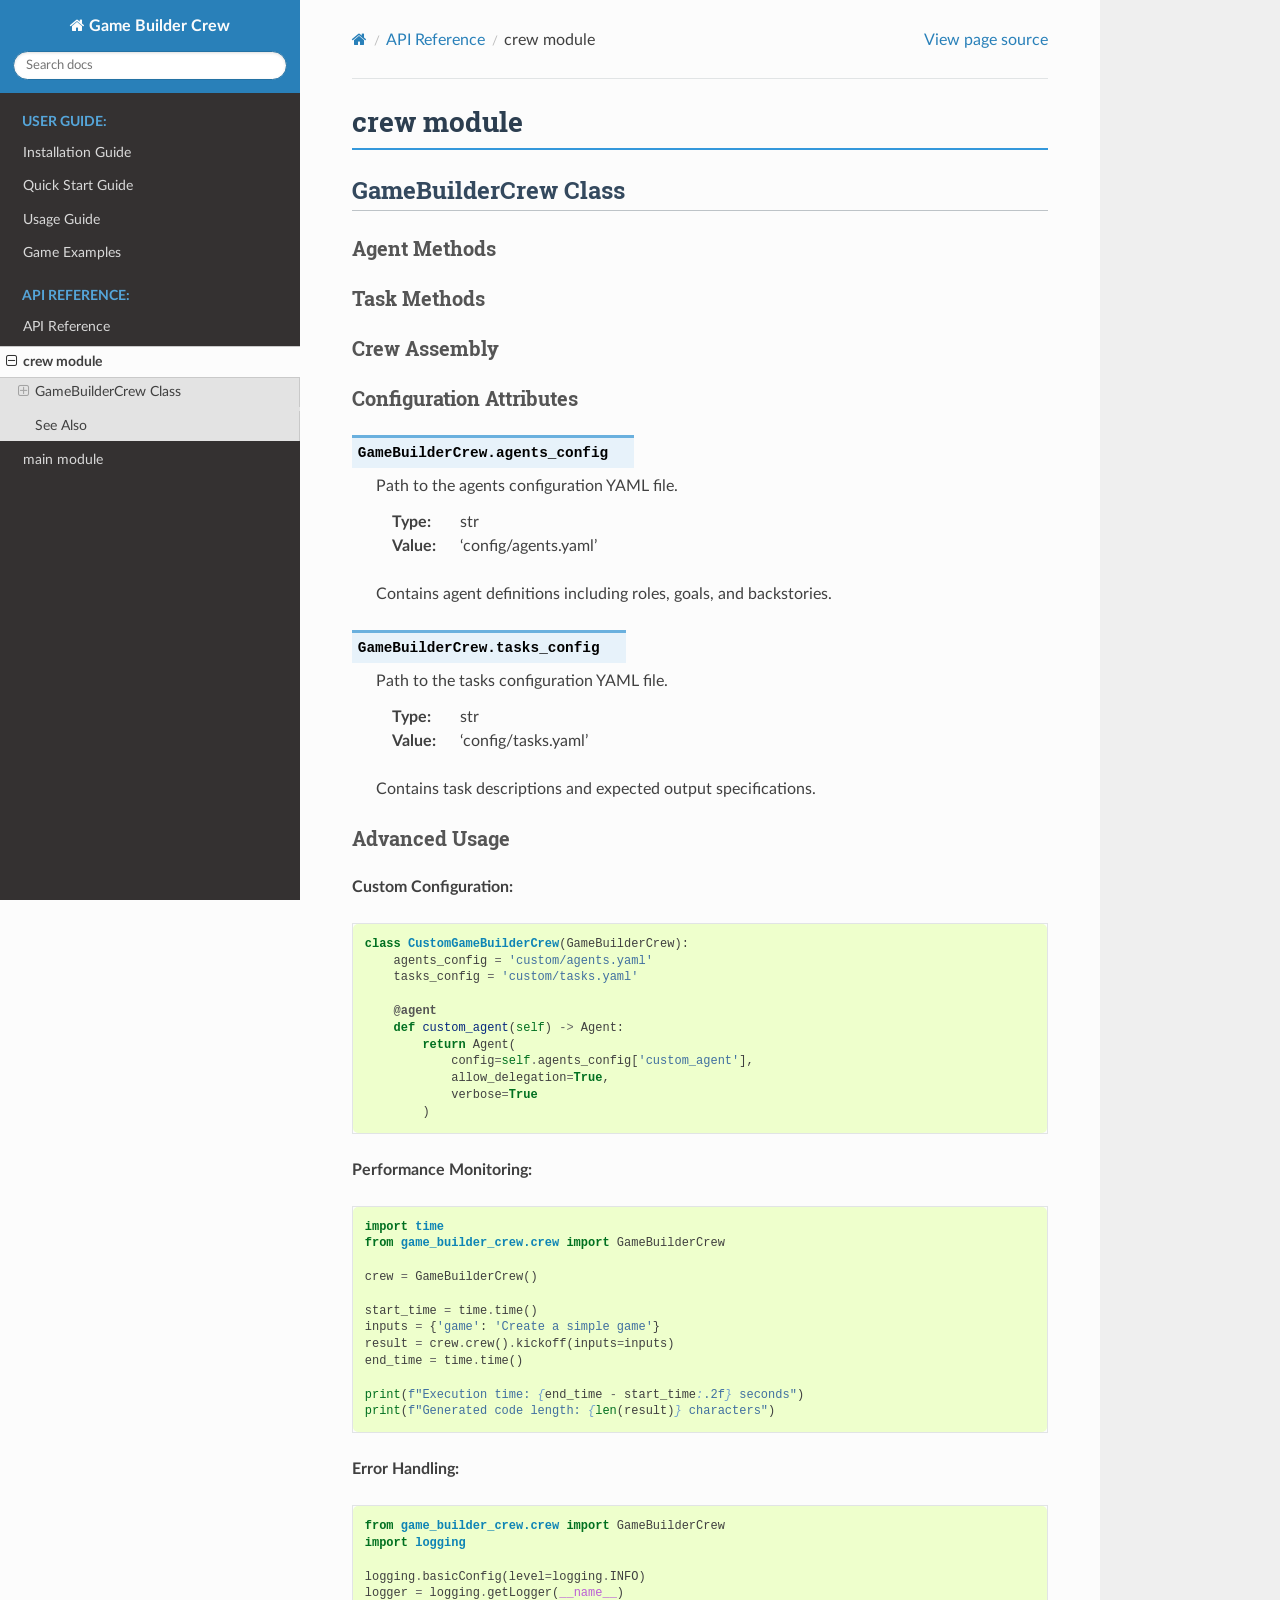
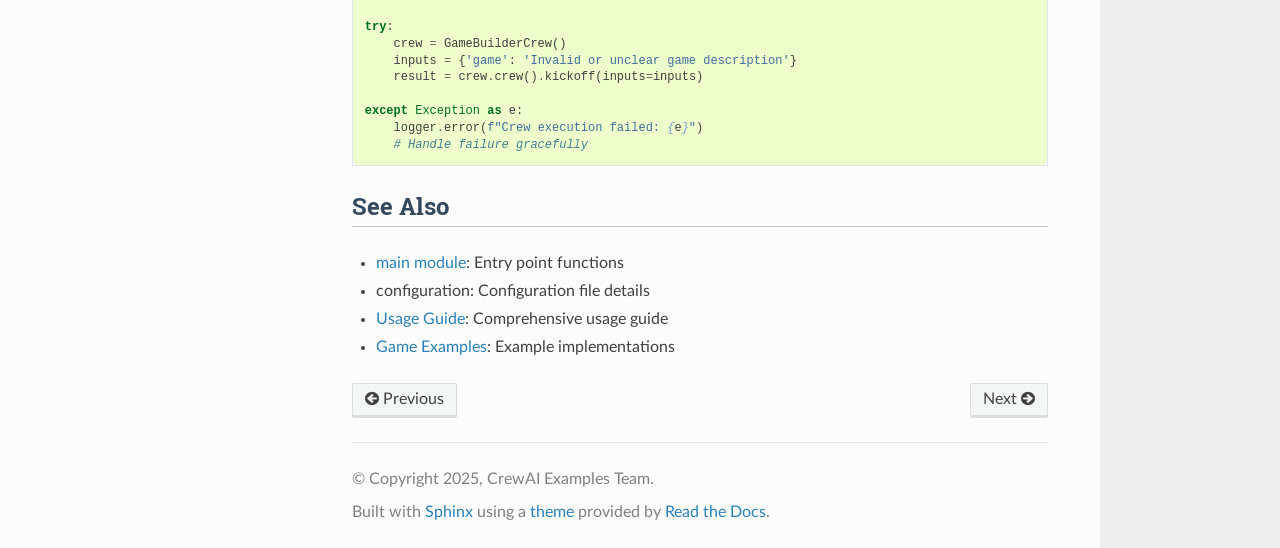
<file: report_generator/src/report_generator/tools/docs/docs_example/_build/html/api/crew.html>
<!DOCTYPE html>
<html class="writer-html5" lang="en" data-content_root="../">
<head>
  <meta charset="utf-8" /><meta name="viewport" content="width=device-width, initial-scale=1" />

  <meta name="viewport" content="width=device-width, initial-scale=1.0" />
  <title>crew module &mdash; Game Builder Crew 1.0.0 documentation</title>
      <link rel="stylesheet" type="text/css" href="../_static/pygments.css?v=03e43079" />
      <link rel="stylesheet" type="text/css" href="../_static/css/theme.css?v=e59714d7" />
      <link rel="stylesheet" type="text/css" href="../_static/copybutton.css?v=76b2166b" />
      <link rel="stylesheet" type="text/css" href="../_static/custom.css?v=1cfeddc2" />
      <link rel="stylesheet" type="text/css" href="../_static/sphinx-design.min.css?v=95c83b7e" />

  
      <script src="../_static/jquery.js?v=5d32c60e"></script>
      <script src="../_static/_sphinx_javascript_frameworks_compat.js?v=2cd50e6c"></script>
      <script src="../_static/documentation_options.js?v=8d563738"></script>
      <script src="../_static/doctools.js?v=9bcbadda"></script>
      <script src="../_static/sphinx_highlight.js?v=dc90522c"></script>
      <script src="../_static/clipboard.min.js?v=a7894cd8"></script>
      <script src="../_static/copybutton.js?v=f281be69"></script>
      <script src="../_static/design-tabs.js?v=f930bc37"></script>
    <script src="../_static/js/theme.js"></script>
    <link rel="index" title="Index" href="../genindex.html" />
    <link rel="search" title="Search" href="../search.html" />
    <link rel="next" title="main module" href="main.html" />
    <link rel="prev" title="API Reference" href="modules.html" /> 
</head>

<body class="wy-body-for-nav"> 
  <div class="wy-grid-for-nav">
    <nav data-toggle="wy-nav-shift" class="wy-nav-side">
      <div class="wy-side-scroll">
        <div class="wy-side-nav-search"  style="background: #2980B9" >

          
          
          <a href="../index.html" class="icon icon-home">
            Game Builder Crew
          </a>
<div role="search">
  <form id="rtd-search-form" class="wy-form" action="../search.html" method="get">
    <input type="text" name="q" placeholder="Search docs" aria-label="Search docs" />
    <input type="hidden" name="check_keywords" value="yes" />
    <input type="hidden" name="area" value="default" />
  </form>
</div>
        </div><div class="wy-menu wy-menu-vertical" data-spy="affix" role="navigation" aria-label="Navigation menu">
              <p class="caption" role="heading"><span class="caption-text">User Guide:</span></p>
<ul>
<li class="toctree-l1"><a class="reference internal" href="../installation.html">Installation Guide</a></li>
<li class="toctree-l1"><a class="reference internal" href="../quickstart.html">Quick Start Guide</a></li>
<li class="toctree-l1"><a class="reference internal" href="../usage.html">Usage Guide</a></li>
<li class="toctree-l1"><a class="reference internal" href="../examples.html">Game Examples</a></li>
</ul>
<p class="caption" role="heading"><span class="caption-text">API Reference:</span></p>
<ul class="current">
<li class="toctree-l1"><a class="reference internal" href="modules.html">API Reference</a></li>
<li class="toctree-l1 current"><a class="current reference internal" href="#">crew module</a><ul>
<li class="toctree-l2"><a class="reference internal" href="#gamebuildercrew-class">GameBuilderCrew Class</a><ul>
<li class="toctree-l3"><a class="reference internal" href="#agent-methods">Agent Methods</a></li>
<li class="toctree-l3"><a class="reference internal" href="#task-methods">Task Methods</a></li>
<li class="toctree-l3"><a class="reference internal" href="#crew-assembly">Crew Assembly</a></li>
<li class="toctree-l3"><a class="reference internal" href="#configuration-attributes">Configuration Attributes</a><ul>
<li class="toctree-l4"><a class="reference internal" href="#GameBuilderCrew.agents_config"><code class="docutils literal notranslate"><span class="pre">GameBuilderCrew.agents_config</span></code></a></li>
<li class="toctree-l4"><a class="reference internal" href="#GameBuilderCrew.tasks_config"><code class="docutils literal notranslate"><span class="pre">GameBuilderCrew.tasks_config</span></code></a></li>
</ul>
</li>
<li class="toctree-l3"><a class="reference internal" href="#advanced-usage">Advanced Usage</a></li>
</ul>
</li>
<li class="toctree-l2"><a class="reference internal" href="#see-also">See Also</a></li>
</ul>
</li>
<li class="toctree-l1"><a class="reference internal" href="main.html">main module</a></li>
</ul>

        </div>
      </div>
    </nav>

    <section data-toggle="wy-nav-shift" class="wy-nav-content-wrap"><nav class="wy-nav-top" aria-label="Mobile navigation menu"  style="background: #2980B9" >
          <i data-toggle="wy-nav-top" class="fa fa-bars"></i>
          <a href="../index.html">Game Builder Crew</a>
      </nav>

      <div class="wy-nav-content">
        <div class="rst-content">
          <div role="navigation" aria-label="Page navigation">
  <ul class="wy-breadcrumbs">
      <li><a href="../index.html" class="icon icon-home" aria-label="Home"></a></li>
          <li class="breadcrumb-item"><a href="modules.html">API Reference</a></li>
      <li class="breadcrumb-item active">crew module</li>
      <li class="wy-breadcrumbs-aside">
            <a href="../_sources/api/crew.rst.txt" rel="nofollow"> View page source</a>
      </li>
  </ul>
  <hr/>
</div>
          <div role="main" class="document" itemscope="itemscope" itemtype="http://schema.org/Article">
           <div itemprop="articleBody">
             
  <section id="crew-module">
<h1>crew module<a class="headerlink" href="#crew-module" title="Link to this heading"></a></h1>
<section id="gamebuildercrew-class">
<h2>GameBuilderCrew Class<a class="headerlink" href="#gamebuildercrew-class" title="Link to this heading"></a></h2>
<section id="agent-methods">
<h3>Agent Methods<a class="headerlink" href="#agent-methods" title="Link to this heading"></a></h3>
</section>
<section id="task-methods">
<h3>Task Methods<a class="headerlink" href="#task-methods" title="Link to this heading"></a></h3>
</section>
<section id="crew-assembly">
<h3>Crew Assembly<a class="headerlink" href="#crew-assembly" title="Link to this heading"></a></h3>
</section>
<section id="configuration-attributes">
<h3>Configuration Attributes<a class="headerlink" href="#configuration-attributes" title="Link to this heading"></a></h3>
<dl class="py attribute">
<dt class="sig sig-object py" id="GameBuilderCrew.agents_config">
<span class="sig-prename descclassname"><span class="pre">GameBuilderCrew.</span></span><span class="sig-name descname"><span class="pre">agents_config</span></span><a class="headerlink" href="#GameBuilderCrew.agents_config" title="Link to this definition"></a></dt>
<dd><p>Path to the agents configuration YAML file.</p>
<dl class="field-list simple">
<dt class="field-odd">Type<span class="colon">:</span></dt>
<dd class="field-odd"><p>str</p>
</dd>
<dt class="field-even">Value<span class="colon">:</span></dt>
<dd class="field-even"><p>‘config/agents.yaml’</p>
</dd>
</dl>
<p>Contains agent definitions including roles, goals, and backstories.</p>
</dd></dl>

<dl class="py attribute">
<dt class="sig sig-object py" id="GameBuilderCrew.tasks_config">
<span class="sig-prename descclassname"><span class="pre">GameBuilderCrew.</span></span><span class="sig-name descname"><span class="pre">tasks_config</span></span><a class="headerlink" href="#GameBuilderCrew.tasks_config" title="Link to this definition"></a></dt>
<dd><p>Path to the tasks configuration YAML file.</p>
<dl class="field-list simple">
<dt class="field-odd">Type<span class="colon">:</span></dt>
<dd class="field-odd"><p>str</p>
</dd>
<dt class="field-even">Value<span class="colon">:</span></dt>
<dd class="field-even"><p>‘config/tasks.yaml’</p>
</dd>
</dl>
<p>Contains task descriptions and expected output specifications.</p>
</dd></dl>

</section>
<section id="advanced-usage">
<h3>Advanced Usage<a class="headerlink" href="#advanced-usage" title="Link to this heading"></a></h3>
<p><strong>Custom Configuration:</strong></p>
<div class="highlight-python notranslate"><div class="highlight"><pre><span></span><span class="k">class</span><span class="w"> </span><span class="nc">CustomGameBuilderCrew</span><span class="p">(</span><span class="n">GameBuilderCrew</span><span class="p">):</span>
    <span class="n">agents_config</span> <span class="o">=</span> <span class="s1">&#39;custom/agents.yaml&#39;</span>
    <span class="n">tasks_config</span> <span class="o">=</span> <span class="s1">&#39;custom/tasks.yaml&#39;</span>

    <span class="nd">@agent</span>
    <span class="k">def</span><span class="w"> </span><span class="nf">custom_agent</span><span class="p">(</span><span class="bp">self</span><span class="p">)</span> <span class="o">-&gt;</span> <span class="n">Agent</span><span class="p">:</span>
        <span class="k">return</span> <span class="n">Agent</span><span class="p">(</span>
            <span class="n">config</span><span class="o">=</span><span class="bp">self</span><span class="o">.</span><span class="n">agents_config</span><span class="p">[</span><span class="s1">&#39;custom_agent&#39;</span><span class="p">],</span>
            <span class="n">allow_delegation</span><span class="o">=</span><span class="kc">True</span><span class="p">,</span>
            <span class="n">verbose</span><span class="o">=</span><span class="kc">True</span>
        <span class="p">)</span>
</pre></div>
</div>
<p><strong>Performance Monitoring:</strong></p>
<div class="highlight-python notranslate"><div class="highlight"><pre><span></span><span class="kn">import</span><span class="w"> </span><span class="nn">time</span>
<span class="kn">from</span><span class="w"> </span><span class="nn">game_builder_crew.crew</span><span class="w"> </span><span class="kn">import</span> <span class="n">GameBuilderCrew</span>

<span class="n">crew</span> <span class="o">=</span> <span class="n">GameBuilderCrew</span><span class="p">()</span>

<span class="n">start_time</span> <span class="o">=</span> <span class="n">time</span><span class="o">.</span><span class="n">time</span><span class="p">()</span>
<span class="n">inputs</span> <span class="o">=</span> <span class="p">{</span><span class="s1">&#39;game&#39;</span><span class="p">:</span> <span class="s1">&#39;Create a simple game&#39;</span><span class="p">}</span>
<span class="n">result</span> <span class="o">=</span> <span class="n">crew</span><span class="o">.</span><span class="n">crew</span><span class="p">()</span><span class="o">.</span><span class="n">kickoff</span><span class="p">(</span><span class="n">inputs</span><span class="o">=</span><span class="n">inputs</span><span class="p">)</span>
<span class="n">end_time</span> <span class="o">=</span> <span class="n">time</span><span class="o">.</span><span class="n">time</span><span class="p">()</span>

<span class="nb">print</span><span class="p">(</span><span class="sa">f</span><span class="s2">&quot;Execution time: </span><span class="si">{</span><span class="n">end_time</span><span class="w"> </span><span class="o">-</span><span class="w"> </span><span class="n">start_time</span><span class="si">:</span><span class="s2">.2f</span><span class="si">}</span><span class="s2"> seconds&quot;</span><span class="p">)</span>
<span class="nb">print</span><span class="p">(</span><span class="sa">f</span><span class="s2">&quot;Generated code length: </span><span class="si">{</span><span class="nb">len</span><span class="p">(</span><span class="n">result</span><span class="p">)</span><span class="si">}</span><span class="s2"> characters&quot;</span><span class="p">)</span>
</pre></div>
</div>
<p><strong>Error Handling:</strong></p>
<div class="highlight-python notranslate"><div class="highlight"><pre><span></span><span class="kn">from</span><span class="w"> </span><span class="nn">game_builder_crew.crew</span><span class="w"> </span><span class="kn">import</span> <span class="n">GameBuilderCrew</span>
<span class="kn">import</span><span class="w"> </span><span class="nn">logging</span>

<span class="n">logging</span><span class="o">.</span><span class="n">basicConfig</span><span class="p">(</span><span class="n">level</span><span class="o">=</span><span class="n">logging</span><span class="o">.</span><span class="n">INFO</span><span class="p">)</span>
<span class="n">logger</span> <span class="o">=</span> <span class="n">logging</span><span class="o">.</span><span class="n">getLogger</span><span class="p">(</span><span class="vm">__name__</span><span class="p">)</span>

<span class="k">try</span><span class="p">:</span>
    <span class="n">crew</span> <span class="o">=</span> <span class="n">GameBuilderCrew</span><span class="p">()</span>
    <span class="n">inputs</span> <span class="o">=</span> <span class="p">{</span><span class="s1">&#39;game&#39;</span><span class="p">:</span> <span class="s1">&#39;Invalid or unclear game description&#39;</span><span class="p">}</span>
    <span class="n">result</span> <span class="o">=</span> <span class="n">crew</span><span class="o">.</span><span class="n">crew</span><span class="p">()</span><span class="o">.</span><span class="n">kickoff</span><span class="p">(</span><span class="n">inputs</span><span class="o">=</span><span class="n">inputs</span><span class="p">)</span>

<span class="k">except</span> <span class="ne">Exception</span> <span class="k">as</span> <span class="n">e</span><span class="p">:</span>
    <span class="n">logger</span><span class="o">.</span><span class="n">error</span><span class="p">(</span><span class="sa">f</span><span class="s2">&quot;Crew execution failed: </span><span class="si">{</span><span class="n">e</span><span class="si">}</span><span class="s2">&quot;</span><span class="p">)</span>
    <span class="c1"># Handle failure gracefully</span>
</pre></div>
</div>
</section>
</section>
<section id="see-also">
<h2>See Also<a class="headerlink" href="#see-also" title="Link to this heading"></a></h2>
<ul class="simple">
<li><p><a class="reference internal" href="main.html"><span class="doc">main module</span></a>: Entry point functions</p></li>
<li><p><span class="xref std std-doc">configuration</span>: Configuration file details</p></li>
<li><p><a class="reference internal" href="../usage.html"><span class="doc">Usage Guide</span></a>: Comprehensive usage guide</p></li>
<li><p><a class="reference internal" href="../examples.html"><span class="doc">Game Examples</span></a>: Example implementations</p></li>
</ul>
</section>
</section>


           </div>
          </div>
          <footer><div class="rst-footer-buttons" role="navigation" aria-label="Footer">
        <a href="modules.html" class="btn btn-neutral float-left" title="API Reference" accesskey="p" rel="prev"><span class="fa fa-arrow-circle-left" aria-hidden="true"></span> Previous</a>
        <a href="main.html" class="btn btn-neutral float-right" title="main module" accesskey="n" rel="next">Next <span class="fa fa-arrow-circle-right" aria-hidden="true"></span></a>
    </div>

  <hr/>

  <div role="contentinfo">
    <p>&#169; Copyright 2025, CrewAI Examples Team.</p>
  </div>

  Built with <a href="https://www.sphinx-doc.org/">Sphinx</a> using a
    <a href="https://github.com/readthedocs/sphinx_rtd_theme">theme</a>
    provided by <a href="https://readthedocs.org">Read the Docs</a>.
   

</footer>
        </div>
      </div>
    </section>
  </div>
  <script>
      jQuery(function () {
          SphinxRtdTheme.Navigation.enable(true);
      });
  </script> 

</body>
</html>
</file>
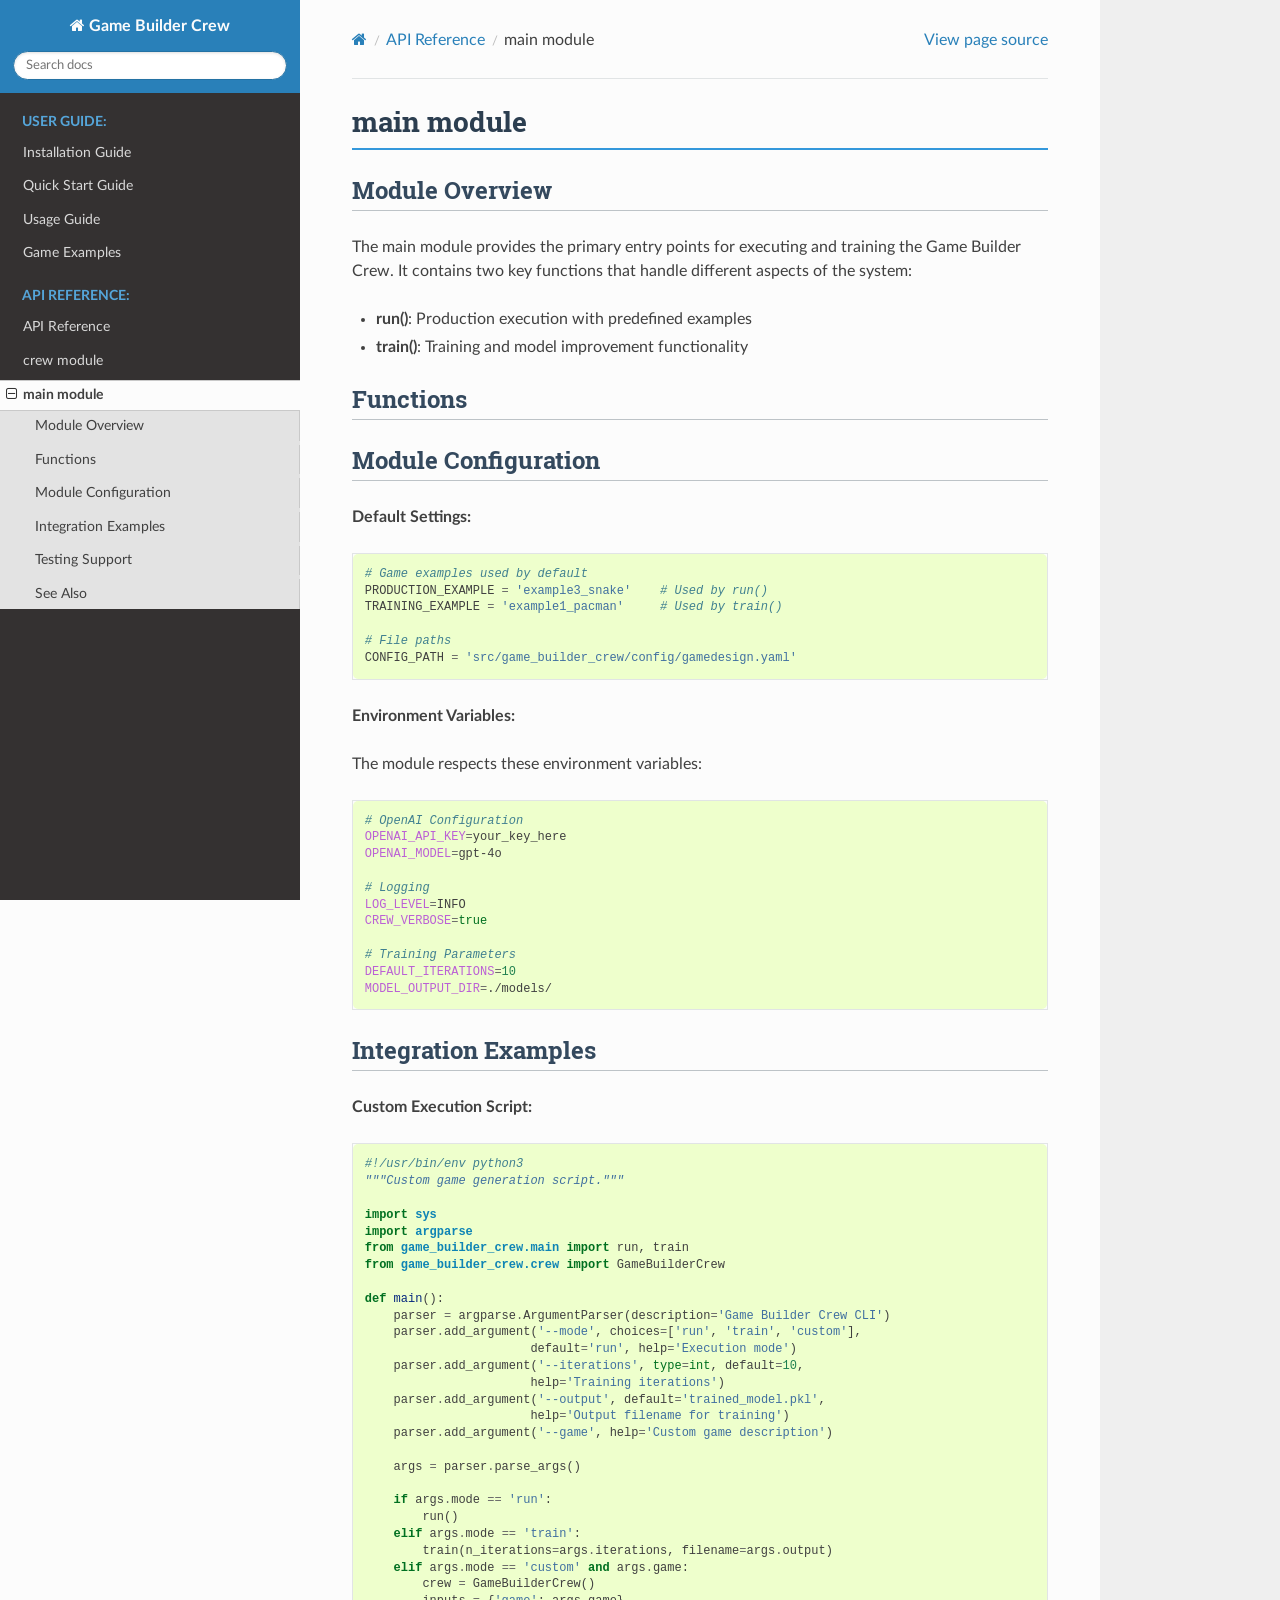
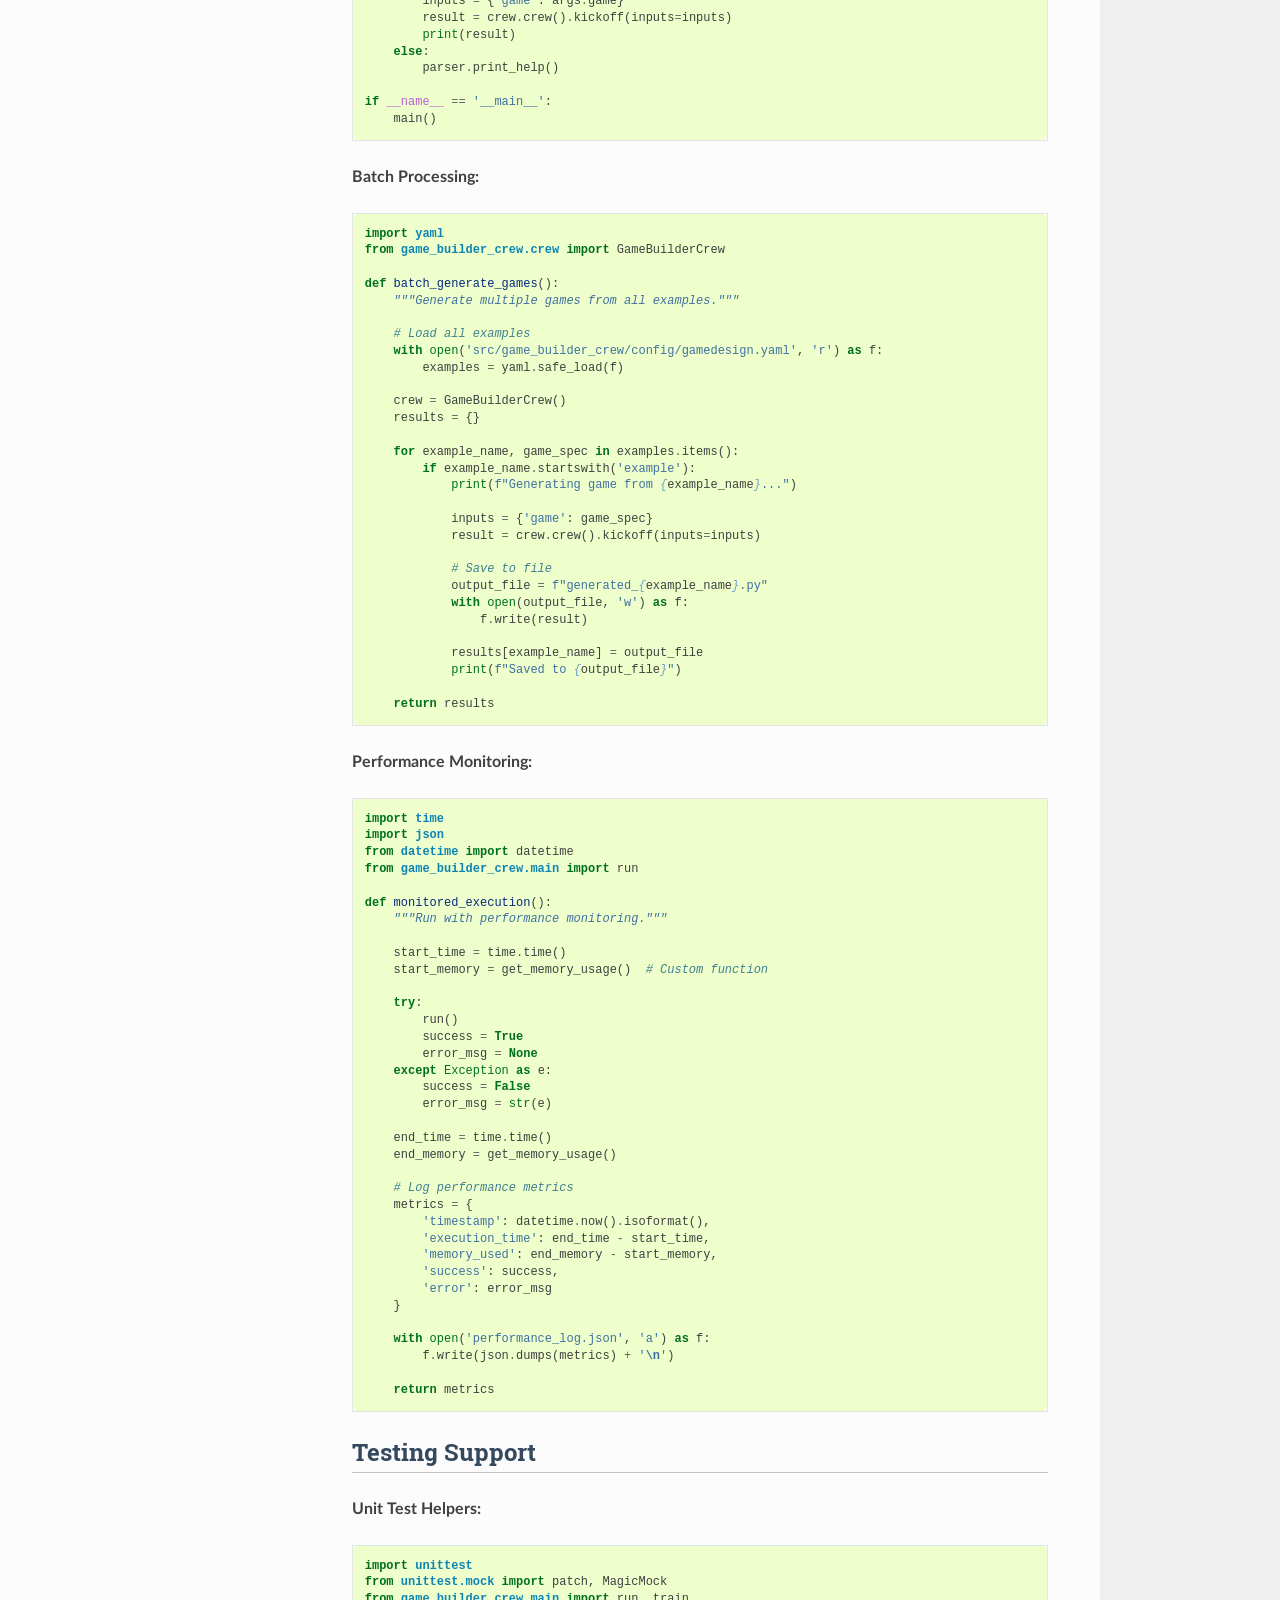
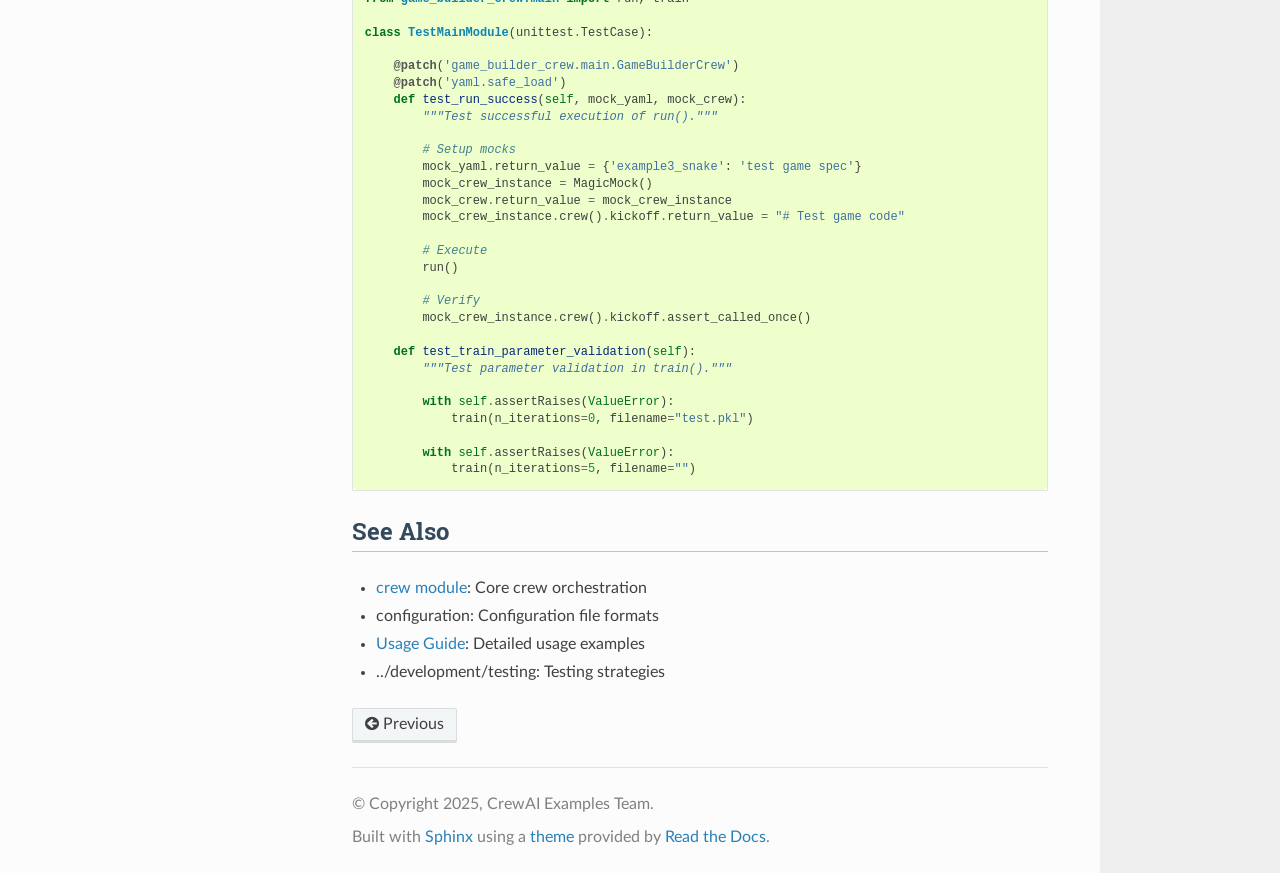
<file: report_generator/src/report_generator/tools/docs/docs_example/_build/html/api/main.html>
<!DOCTYPE html>
<html class="writer-html5" lang="en" data-content_root="../">
<head>
  <meta charset="utf-8" /><meta name="viewport" content="width=device-width, initial-scale=1" />

  <meta name="viewport" content="width=device-width, initial-scale=1.0" />
  <title>main module &mdash; Game Builder Crew 1.0.0 documentation</title>
      <link rel="stylesheet" type="text/css" href="../_static/pygments.css?v=03e43079" />
      <link rel="stylesheet" type="text/css" href="../_static/css/theme.css?v=e59714d7" />
      <link rel="stylesheet" type="text/css" href="../_static/copybutton.css?v=76b2166b" />
      <link rel="stylesheet" type="text/css" href="../_static/custom.css?v=1cfeddc2" />
      <link rel="stylesheet" type="text/css" href="../_static/sphinx-design.min.css?v=95c83b7e" />

  
      <script src="../_static/jquery.js?v=5d32c60e"></script>
      <script src="../_static/_sphinx_javascript_frameworks_compat.js?v=2cd50e6c"></script>
      <script src="../_static/documentation_options.js?v=8d563738"></script>
      <script src="../_static/doctools.js?v=9bcbadda"></script>
      <script src="../_static/sphinx_highlight.js?v=dc90522c"></script>
      <script src="../_static/clipboard.min.js?v=a7894cd8"></script>
      <script src="../_static/copybutton.js?v=f281be69"></script>
      <script src="../_static/design-tabs.js?v=f930bc37"></script>
    <script src="../_static/js/theme.js"></script>
    <link rel="index" title="Index" href="../genindex.html" />
    <link rel="search" title="Search" href="../search.html" />
    <link rel="prev" title="crew module" href="crew.html" /> 
</head>

<body class="wy-body-for-nav"> 
  <div class="wy-grid-for-nav">
    <nav data-toggle="wy-nav-shift" class="wy-nav-side">
      <div class="wy-side-scroll">
        <div class="wy-side-nav-search"  style="background: #2980B9" >

          
          
          <a href="../index.html" class="icon icon-home">
            Game Builder Crew
          </a>
<div role="search">
  <form id="rtd-search-form" class="wy-form" action="../search.html" method="get">
    <input type="text" name="q" placeholder="Search docs" aria-label="Search docs" />
    <input type="hidden" name="check_keywords" value="yes" />
    <input type="hidden" name="area" value="default" />
  </form>
</div>
        </div><div class="wy-menu wy-menu-vertical" data-spy="affix" role="navigation" aria-label="Navigation menu">
              <p class="caption" role="heading"><span class="caption-text">User Guide:</span></p>
<ul>
<li class="toctree-l1"><a class="reference internal" href="../installation.html">Installation Guide</a></li>
<li class="toctree-l1"><a class="reference internal" href="../quickstart.html">Quick Start Guide</a></li>
<li class="toctree-l1"><a class="reference internal" href="../usage.html">Usage Guide</a></li>
<li class="toctree-l1"><a class="reference internal" href="../examples.html">Game Examples</a></li>
</ul>
<p class="caption" role="heading"><span class="caption-text">API Reference:</span></p>
<ul class="current">
<li class="toctree-l1"><a class="reference internal" href="modules.html">API Reference</a></li>
<li class="toctree-l1"><a class="reference internal" href="crew.html">crew module</a></li>
<li class="toctree-l1 current"><a class="current reference internal" href="#">main module</a><ul>
<li class="toctree-l2"><a class="reference internal" href="#module-overview">Module Overview</a></li>
<li class="toctree-l2"><a class="reference internal" href="#functions">Functions</a></li>
<li class="toctree-l2"><a class="reference internal" href="#module-configuration">Module Configuration</a></li>
<li class="toctree-l2"><a class="reference internal" href="#integration-examples">Integration Examples</a></li>
<li class="toctree-l2"><a class="reference internal" href="#testing-support">Testing Support</a></li>
<li class="toctree-l2"><a class="reference internal" href="#see-also">See Also</a></li>
</ul>
</li>
</ul>

        </div>
      </div>
    </nav>

    <section data-toggle="wy-nav-shift" class="wy-nav-content-wrap"><nav class="wy-nav-top" aria-label="Mobile navigation menu"  style="background: #2980B9" >
          <i data-toggle="wy-nav-top" class="fa fa-bars"></i>
          <a href="../index.html">Game Builder Crew</a>
      </nav>

      <div class="wy-nav-content">
        <div class="rst-content">
          <div role="navigation" aria-label="Page navigation">
  <ul class="wy-breadcrumbs">
      <li><a href="../index.html" class="icon icon-home" aria-label="Home"></a></li>
          <li class="breadcrumb-item"><a href="modules.html">API Reference</a></li>
      <li class="breadcrumb-item active">main module</li>
      <li class="wy-breadcrumbs-aside">
            <a href="../_sources/api/main.rst.txt" rel="nofollow"> View page source</a>
      </li>
  </ul>
  <hr/>
</div>
          <div role="main" class="document" itemscope="itemscope" itemtype="http://schema.org/Article">
           <div itemprop="articleBody">
             
  <section id="main-module">
<h1>main module<a class="headerlink" href="#main-module" title="Link to this heading"></a></h1>
<section id="module-overview">
<h2>Module Overview<a class="headerlink" href="#module-overview" title="Link to this heading"></a></h2>
<p>The main module provides the primary entry points for executing and training the Game Builder Crew. It contains two key functions that handle different aspects of the system:</p>
<ul class="simple">
<li><p><strong>run()</strong>: Production execution with predefined examples</p></li>
<li><p><strong>train()</strong>: Training and model improvement functionality</p></li>
</ul>
</section>
<section id="functions">
<h2>Functions<a class="headerlink" href="#functions" title="Link to this heading"></a></h2>
</section>
<section id="module-configuration">
<h2>Module Configuration<a class="headerlink" href="#module-configuration" title="Link to this heading"></a></h2>
<p><strong>Default Settings:</strong></p>
<div class="highlight-python notranslate"><div class="highlight"><pre><span></span><span class="c1"># Game examples used by default</span>
<span class="n">PRODUCTION_EXAMPLE</span> <span class="o">=</span> <span class="s1">&#39;example3_snake&#39;</span>    <span class="c1"># Used by run()</span>
<span class="n">TRAINING_EXAMPLE</span> <span class="o">=</span> <span class="s1">&#39;example1_pacman&#39;</span>     <span class="c1"># Used by train()</span>

<span class="c1"># File paths</span>
<span class="n">CONFIG_PATH</span> <span class="o">=</span> <span class="s1">&#39;src/game_builder_crew/config/gamedesign.yaml&#39;</span>
</pre></div>
</div>
<p><strong>Environment Variables:</strong></p>
<p>The module respects these environment variables:</p>
<div class="highlight-bash notranslate"><div class="highlight"><pre><span></span><span class="c1"># OpenAI Configuration</span>
<span class="nv">OPENAI_API_KEY</span><span class="o">=</span>your_key_here
<span class="nv">OPENAI_MODEL</span><span class="o">=</span>gpt-4o

<span class="c1"># Logging</span>
<span class="nv">LOG_LEVEL</span><span class="o">=</span>INFO
<span class="nv">CREW_VERBOSE</span><span class="o">=</span><span class="nb">true</span>

<span class="c1"># Training Parameters</span>
<span class="nv">DEFAULT_ITERATIONS</span><span class="o">=</span><span class="m">10</span>
<span class="nv">MODEL_OUTPUT_DIR</span><span class="o">=</span>./models/
</pre></div>
</div>
</section>
<section id="integration-examples">
<h2>Integration Examples<a class="headerlink" href="#integration-examples" title="Link to this heading"></a></h2>
<p><strong>Custom Execution Script:</strong></p>
<div class="highlight-python notranslate"><div class="highlight"><pre><span></span><span class="ch">#!/usr/bin/env python3</span>
<span class="sd">&quot;&quot;&quot;Custom game generation script.&quot;&quot;&quot;</span>

<span class="kn">import</span><span class="w"> </span><span class="nn">sys</span>
<span class="kn">import</span><span class="w"> </span><span class="nn">argparse</span>
<span class="kn">from</span><span class="w"> </span><span class="nn">game_builder_crew.main</span><span class="w"> </span><span class="kn">import</span> <span class="n">run</span><span class="p">,</span> <span class="n">train</span>
<span class="kn">from</span><span class="w"> </span><span class="nn">game_builder_crew.crew</span><span class="w"> </span><span class="kn">import</span> <span class="n">GameBuilderCrew</span>

<span class="k">def</span><span class="w"> </span><span class="nf">main</span><span class="p">():</span>
    <span class="n">parser</span> <span class="o">=</span> <span class="n">argparse</span><span class="o">.</span><span class="n">ArgumentParser</span><span class="p">(</span><span class="n">description</span><span class="o">=</span><span class="s1">&#39;Game Builder Crew CLI&#39;</span><span class="p">)</span>
    <span class="n">parser</span><span class="o">.</span><span class="n">add_argument</span><span class="p">(</span><span class="s1">&#39;--mode&#39;</span><span class="p">,</span> <span class="n">choices</span><span class="o">=</span><span class="p">[</span><span class="s1">&#39;run&#39;</span><span class="p">,</span> <span class="s1">&#39;train&#39;</span><span class="p">,</span> <span class="s1">&#39;custom&#39;</span><span class="p">],</span>
                       <span class="n">default</span><span class="o">=</span><span class="s1">&#39;run&#39;</span><span class="p">,</span> <span class="n">help</span><span class="o">=</span><span class="s1">&#39;Execution mode&#39;</span><span class="p">)</span>
    <span class="n">parser</span><span class="o">.</span><span class="n">add_argument</span><span class="p">(</span><span class="s1">&#39;--iterations&#39;</span><span class="p">,</span> <span class="nb">type</span><span class="o">=</span><span class="nb">int</span><span class="p">,</span> <span class="n">default</span><span class="o">=</span><span class="mi">10</span><span class="p">,</span>
                       <span class="n">help</span><span class="o">=</span><span class="s1">&#39;Training iterations&#39;</span><span class="p">)</span>
    <span class="n">parser</span><span class="o">.</span><span class="n">add_argument</span><span class="p">(</span><span class="s1">&#39;--output&#39;</span><span class="p">,</span> <span class="n">default</span><span class="o">=</span><span class="s1">&#39;trained_model.pkl&#39;</span><span class="p">,</span>
                       <span class="n">help</span><span class="o">=</span><span class="s1">&#39;Output filename for training&#39;</span><span class="p">)</span>
    <span class="n">parser</span><span class="o">.</span><span class="n">add_argument</span><span class="p">(</span><span class="s1">&#39;--game&#39;</span><span class="p">,</span> <span class="n">help</span><span class="o">=</span><span class="s1">&#39;Custom game description&#39;</span><span class="p">)</span>

    <span class="n">args</span> <span class="o">=</span> <span class="n">parser</span><span class="o">.</span><span class="n">parse_args</span><span class="p">()</span>

    <span class="k">if</span> <span class="n">args</span><span class="o">.</span><span class="n">mode</span> <span class="o">==</span> <span class="s1">&#39;run&#39;</span><span class="p">:</span>
        <span class="n">run</span><span class="p">()</span>
    <span class="k">elif</span> <span class="n">args</span><span class="o">.</span><span class="n">mode</span> <span class="o">==</span> <span class="s1">&#39;train&#39;</span><span class="p">:</span>
        <span class="n">train</span><span class="p">(</span><span class="n">n_iterations</span><span class="o">=</span><span class="n">args</span><span class="o">.</span><span class="n">iterations</span><span class="p">,</span> <span class="n">filename</span><span class="o">=</span><span class="n">args</span><span class="o">.</span><span class="n">output</span><span class="p">)</span>
    <span class="k">elif</span> <span class="n">args</span><span class="o">.</span><span class="n">mode</span> <span class="o">==</span> <span class="s1">&#39;custom&#39;</span> <span class="ow">and</span> <span class="n">args</span><span class="o">.</span><span class="n">game</span><span class="p">:</span>
        <span class="n">crew</span> <span class="o">=</span> <span class="n">GameBuilderCrew</span><span class="p">()</span>
        <span class="n">inputs</span> <span class="o">=</span> <span class="p">{</span><span class="s1">&#39;game&#39;</span><span class="p">:</span> <span class="n">args</span><span class="o">.</span><span class="n">game</span><span class="p">}</span>
        <span class="n">result</span> <span class="o">=</span> <span class="n">crew</span><span class="o">.</span><span class="n">crew</span><span class="p">()</span><span class="o">.</span><span class="n">kickoff</span><span class="p">(</span><span class="n">inputs</span><span class="o">=</span><span class="n">inputs</span><span class="p">)</span>
        <span class="nb">print</span><span class="p">(</span><span class="n">result</span><span class="p">)</span>
    <span class="k">else</span><span class="p">:</span>
        <span class="n">parser</span><span class="o">.</span><span class="n">print_help</span><span class="p">()</span>

<span class="k">if</span> <span class="vm">__name__</span> <span class="o">==</span> <span class="s1">&#39;__main__&#39;</span><span class="p">:</span>
    <span class="n">main</span><span class="p">()</span>
</pre></div>
</div>
<p><strong>Batch Processing:</strong></p>
<div class="highlight-python notranslate"><div class="highlight"><pre><span></span><span class="kn">import</span><span class="w"> </span><span class="nn">yaml</span>
<span class="kn">from</span><span class="w"> </span><span class="nn">game_builder_crew.crew</span><span class="w"> </span><span class="kn">import</span> <span class="n">GameBuilderCrew</span>

<span class="k">def</span><span class="w"> </span><span class="nf">batch_generate_games</span><span class="p">():</span>
<span class="w">    </span><span class="sd">&quot;&quot;&quot;Generate multiple games from all examples.&quot;&quot;&quot;</span>

    <span class="c1"># Load all examples</span>
    <span class="k">with</span> <span class="nb">open</span><span class="p">(</span><span class="s1">&#39;src/game_builder_crew/config/gamedesign.yaml&#39;</span><span class="p">,</span> <span class="s1">&#39;r&#39;</span><span class="p">)</span> <span class="k">as</span> <span class="n">f</span><span class="p">:</span>
        <span class="n">examples</span> <span class="o">=</span> <span class="n">yaml</span><span class="o">.</span><span class="n">safe_load</span><span class="p">(</span><span class="n">f</span><span class="p">)</span>

    <span class="n">crew</span> <span class="o">=</span> <span class="n">GameBuilderCrew</span><span class="p">()</span>
    <span class="n">results</span> <span class="o">=</span> <span class="p">{}</span>

    <span class="k">for</span> <span class="n">example_name</span><span class="p">,</span> <span class="n">game_spec</span> <span class="ow">in</span> <span class="n">examples</span><span class="o">.</span><span class="n">items</span><span class="p">():</span>
        <span class="k">if</span> <span class="n">example_name</span><span class="o">.</span><span class="n">startswith</span><span class="p">(</span><span class="s1">&#39;example&#39;</span><span class="p">):</span>
            <span class="nb">print</span><span class="p">(</span><span class="sa">f</span><span class="s2">&quot;Generating game from </span><span class="si">{</span><span class="n">example_name</span><span class="si">}</span><span class="s2">...&quot;</span><span class="p">)</span>

            <span class="n">inputs</span> <span class="o">=</span> <span class="p">{</span><span class="s1">&#39;game&#39;</span><span class="p">:</span> <span class="n">game_spec</span><span class="p">}</span>
            <span class="n">result</span> <span class="o">=</span> <span class="n">crew</span><span class="o">.</span><span class="n">crew</span><span class="p">()</span><span class="o">.</span><span class="n">kickoff</span><span class="p">(</span><span class="n">inputs</span><span class="o">=</span><span class="n">inputs</span><span class="p">)</span>

            <span class="c1"># Save to file</span>
            <span class="n">output_file</span> <span class="o">=</span> <span class="sa">f</span><span class="s2">&quot;generated_</span><span class="si">{</span><span class="n">example_name</span><span class="si">}</span><span class="s2">.py&quot;</span>
            <span class="k">with</span> <span class="nb">open</span><span class="p">(</span><span class="n">output_file</span><span class="p">,</span> <span class="s1">&#39;w&#39;</span><span class="p">)</span> <span class="k">as</span> <span class="n">f</span><span class="p">:</span>
                <span class="n">f</span><span class="o">.</span><span class="n">write</span><span class="p">(</span><span class="n">result</span><span class="p">)</span>

            <span class="n">results</span><span class="p">[</span><span class="n">example_name</span><span class="p">]</span> <span class="o">=</span> <span class="n">output_file</span>
            <span class="nb">print</span><span class="p">(</span><span class="sa">f</span><span class="s2">&quot;Saved to </span><span class="si">{</span><span class="n">output_file</span><span class="si">}</span><span class="s2">&quot;</span><span class="p">)</span>

    <span class="k">return</span> <span class="n">results</span>
</pre></div>
</div>
<p><strong>Performance Monitoring:</strong></p>
<div class="highlight-python notranslate"><div class="highlight"><pre><span></span><span class="kn">import</span><span class="w"> </span><span class="nn">time</span>
<span class="kn">import</span><span class="w"> </span><span class="nn">json</span>
<span class="kn">from</span><span class="w"> </span><span class="nn">datetime</span><span class="w"> </span><span class="kn">import</span> <span class="n">datetime</span>
<span class="kn">from</span><span class="w"> </span><span class="nn">game_builder_crew.main</span><span class="w"> </span><span class="kn">import</span> <span class="n">run</span>

<span class="k">def</span><span class="w"> </span><span class="nf">monitored_execution</span><span class="p">():</span>
<span class="w">    </span><span class="sd">&quot;&quot;&quot;Run with performance monitoring.&quot;&quot;&quot;</span>

    <span class="n">start_time</span> <span class="o">=</span> <span class="n">time</span><span class="o">.</span><span class="n">time</span><span class="p">()</span>
    <span class="n">start_memory</span> <span class="o">=</span> <span class="n">get_memory_usage</span><span class="p">()</span>  <span class="c1"># Custom function</span>

    <span class="k">try</span><span class="p">:</span>
        <span class="n">run</span><span class="p">()</span>
        <span class="n">success</span> <span class="o">=</span> <span class="kc">True</span>
        <span class="n">error_msg</span> <span class="o">=</span> <span class="kc">None</span>
    <span class="k">except</span> <span class="ne">Exception</span> <span class="k">as</span> <span class="n">e</span><span class="p">:</span>
        <span class="n">success</span> <span class="o">=</span> <span class="kc">False</span>
        <span class="n">error_msg</span> <span class="o">=</span> <span class="nb">str</span><span class="p">(</span><span class="n">e</span><span class="p">)</span>

    <span class="n">end_time</span> <span class="o">=</span> <span class="n">time</span><span class="o">.</span><span class="n">time</span><span class="p">()</span>
    <span class="n">end_memory</span> <span class="o">=</span> <span class="n">get_memory_usage</span><span class="p">()</span>

    <span class="c1"># Log performance metrics</span>
    <span class="n">metrics</span> <span class="o">=</span> <span class="p">{</span>
        <span class="s1">&#39;timestamp&#39;</span><span class="p">:</span> <span class="n">datetime</span><span class="o">.</span><span class="n">now</span><span class="p">()</span><span class="o">.</span><span class="n">isoformat</span><span class="p">(),</span>
        <span class="s1">&#39;execution_time&#39;</span><span class="p">:</span> <span class="n">end_time</span> <span class="o">-</span> <span class="n">start_time</span><span class="p">,</span>
        <span class="s1">&#39;memory_used&#39;</span><span class="p">:</span> <span class="n">end_memory</span> <span class="o">-</span> <span class="n">start_memory</span><span class="p">,</span>
        <span class="s1">&#39;success&#39;</span><span class="p">:</span> <span class="n">success</span><span class="p">,</span>
        <span class="s1">&#39;error&#39;</span><span class="p">:</span> <span class="n">error_msg</span>
    <span class="p">}</span>

    <span class="k">with</span> <span class="nb">open</span><span class="p">(</span><span class="s1">&#39;performance_log.json&#39;</span><span class="p">,</span> <span class="s1">&#39;a&#39;</span><span class="p">)</span> <span class="k">as</span> <span class="n">f</span><span class="p">:</span>
        <span class="n">f</span><span class="o">.</span><span class="n">write</span><span class="p">(</span><span class="n">json</span><span class="o">.</span><span class="n">dumps</span><span class="p">(</span><span class="n">metrics</span><span class="p">)</span> <span class="o">+</span> <span class="s1">&#39;</span><span class="se">\n</span><span class="s1">&#39;</span><span class="p">)</span>

    <span class="k">return</span> <span class="n">metrics</span>
</pre></div>
</div>
</section>
<section id="testing-support">
<h2>Testing Support<a class="headerlink" href="#testing-support" title="Link to this heading"></a></h2>
<p><strong>Unit Test Helpers:</strong></p>
<div class="highlight-python notranslate"><div class="highlight"><pre><span></span><span class="kn">import</span><span class="w"> </span><span class="nn">unittest</span>
<span class="kn">from</span><span class="w"> </span><span class="nn">unittest.mock</span><span class="w"> </span><span class="kn">import</span> <span class="n">patch</span><span class="p">,</span> <span class="n">MagicMock</span>
<span class="kn">from</span><span class="w"> </span><span class="nn">game_builder_crew.main</span><span class="w"> </span><span class="kn">import</span> <span class="n">run</span><span class="p">,</span> <span class="n">train</span>

<span class="k">class</span><span class="w"> </span><span class="nc">TestMainModule</span><span class="p">(</span><span class="n">unittest</span><span class="o">.</span><span class="n">TestCase</span><span class="p">):</span>

    <span class="nd">@patch</span><span class="p">(</span><span class="s1">&#39;game_builder_crew.main.GameBuilderCrew&#39;</span><span class="p">)</span>
    <span class="nd">@patch</span><span class="p">(</span><span class="s1">&#39;yaml.safe_load&#39;</span><span class="p">)</span>
    <span class="k">def</span><span class="w"> </span><span class="nf">test_run_success</span><span class="p">(</span><span class="bp">self</span><span class="p">,</span> <span class="n">mock_yaml</span><span class="p">,</span> <span class="n">mock_crew</span><span class="p">):</span>
<span class="w">        </span><span class="sd">&quot;&quot;&quot;Test successful execution of run().&quot;&quot;&quot;</span>

        <span class="c1"># Setup mocks</span>
        <span class="n">mock_yaml</span><span class="o">.</span><span class="n">return_value</span> <span class="o">=</span> <span class="p">{</span><span class="s1">&#39;example3_snake&#39;</span><span class="p">:</span> <span class="s1">&#39;test game spec&#39;</span><span class="p">}</span>
        <span class="n">mock_crew_instance</span> <span class="o">=</span> <span class="n">MagicMock</span><span class="p">()</span>
        <span class="n">mock_crew</span><span class="o">.</span><span class="n">return_value</span> <span class="o">=</span> <span class="n">mock_crew_instance</span>
        <span class="n">mock_crew_instance</span><span class="o">.</span><span class="n">crew</span><span class="p">()</span><span class="o">.</span><span class="n">kickoff</span><span class="o">.</span><span class="n">return_value</span> <span class="o">=</span> <span class="s2">&quot;# Test game code&quot;</span>

        <span class="c1"># Execute</span>
        <span class="n">run</span><span class="p">()</span>

        <span class="c1"># Verify</span>
        <span class="n">mock_crew_instance</span><span class="o">.</span><span class="n">crew</span><span class="p">()</span><span class="o">.</span><span class="n">kickoff</span><span class="o">.</span><span class="n">assert_called_once</span><span class="p">()</span>

    <span class="k">def</span><span class="w"> </span><span class="nf">test_train_parameter_validation</span><span class="p">(</span><span class="bp">self</span><span class="p">):</span>
<span class="w">        </span><span class="sd">&quot;&quot;&quot;Test parameter validation in train().&quot;&quot;&quot;</span>

        <span class="k">with</span> <span class="bp">self</span><span class="o">.</span><span class="n">assertRaises</span><span class="p">(</span><span class="ne">ValueError</span><span class="p">):</span>
            <span class="n">train</span><span class="p">(</span><span class="n">n_iterations</span><span class="o">=</span><span class="mi">0</span><span class="p">,</span> <span class="n">filename</span><span class="o">=</span><span class="s2">&quot;test.pkl&quot;</span><span class="p">)</span>

        <span class="k">with</span> <span class="bp">self</span><span class="o">.</span><span class="n">assertRaises</span><span class="p">(</span><span class="ne">ValueError</span><span class="p">):</span>
            <span class="n">train</span><span class="p">(</span><span class="n">n_iterations</span><span class="o">=</span><span class="mi">5</span><span class="p">,</span> <span class="n">filename</span><span class="o">=</span><span class="s2">&quot;&quot;</span><span class="p">)</span>
</pre></div>
</div>
</section>
<section id="see-also">
<h2>See Also<a class="headerlink" href="#see-also" title="Link to this heading"></a></h2>
<ul class="simple">
<li><p><a class="reference internal" href="crew.html"><span class="doc">crew module</span></a>: Core crew orchestration</p></li>
<li><p><span class="xref std std-doc">configuration</span>: Configuration file formats</p></li>
<li><p><a class="reference internal" href="../usage.html"><span class="doc">Usage Guide</span></a>: Detailed usage examples</p></li>
<li><p><span class="xref std std-doc">../development/testing</span>: Testing strategies</p></li>
</ul>
</section>
</section>


           </div>
          </div>
          <footer><div class="rst-footer-buttons" role="navigation" aria-label="Footer">
        <a href="crew.html" class="btn btn-neutral float-left" title="crew module" accesskey="p" rel="prev"><span class="fa fa-arrow-circle-left" aria-hidden="true"></span> Previous</a>
    </div>

  <hr/>

  <div role="contentinfo">
    <p>&#169; Copyright 2025, CrewAI Examples Team.</p>
  </div>

  Built with <a href="https://www.sphinx-doc.org/">Sphinx</a> using a
    <a href="https://github.com/readthedocs/sphinx_rtd_theme">theme</a>
    provided by <a href="https://readthedocs.org">Read the Docs</a>.
   

</footer>
        </div>
      </div>
    </section>
  </div>
  <script>
      jQuery(function () {
          SphinxRtdTheme.Navigation.enable(true);
      });
  </script> 

</body>
</html>
</file>
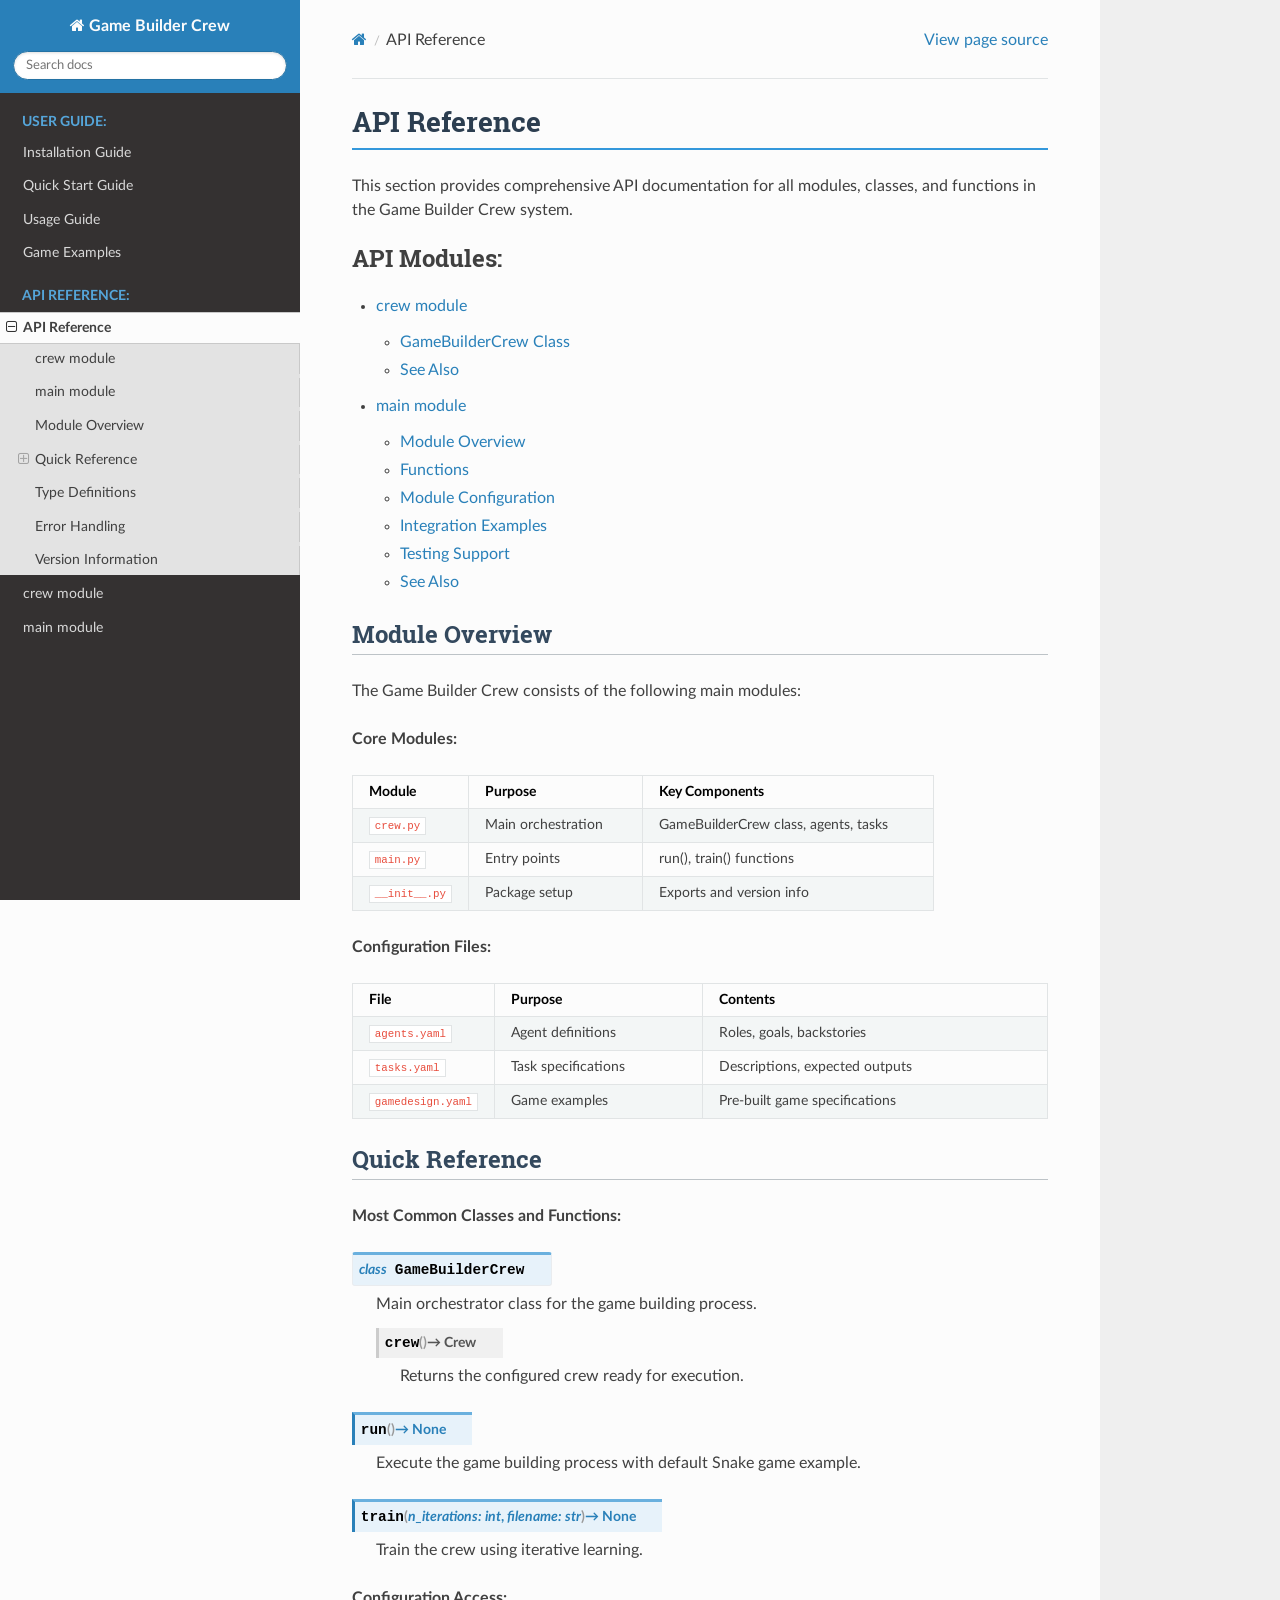
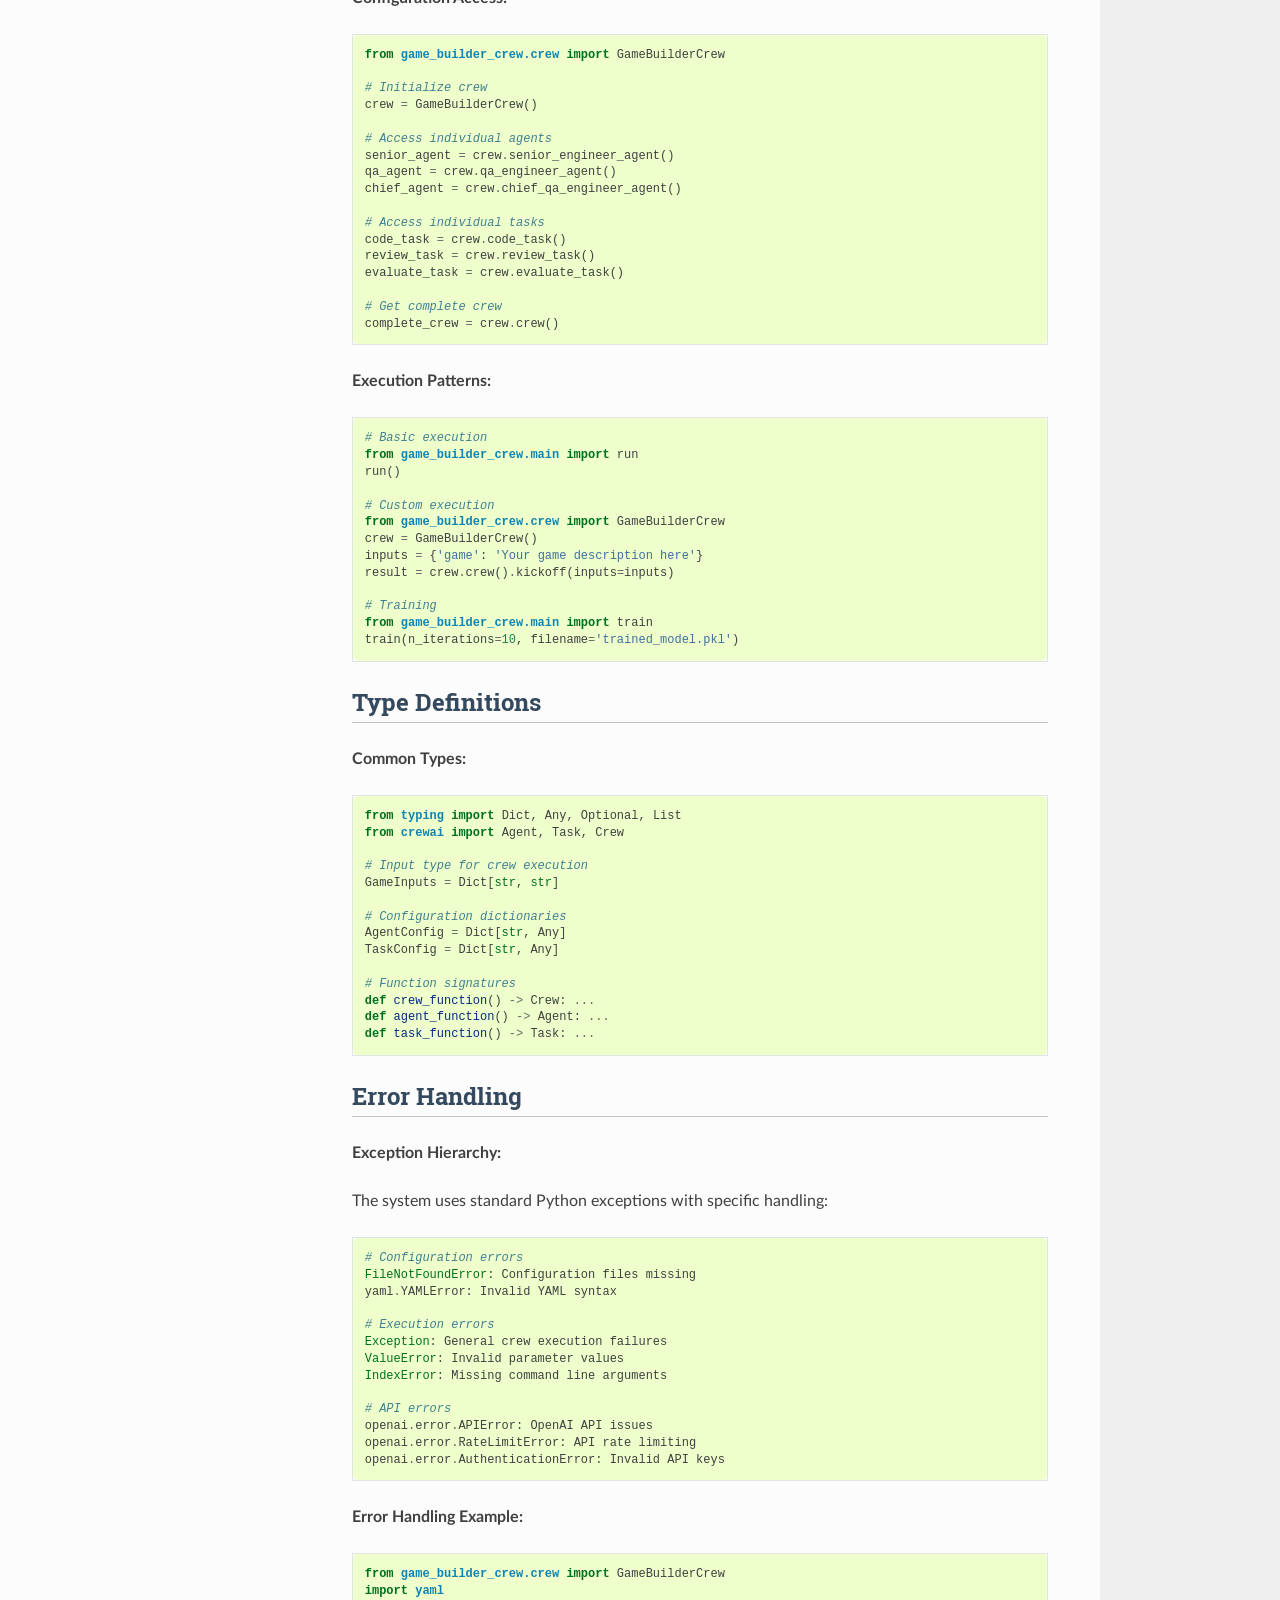
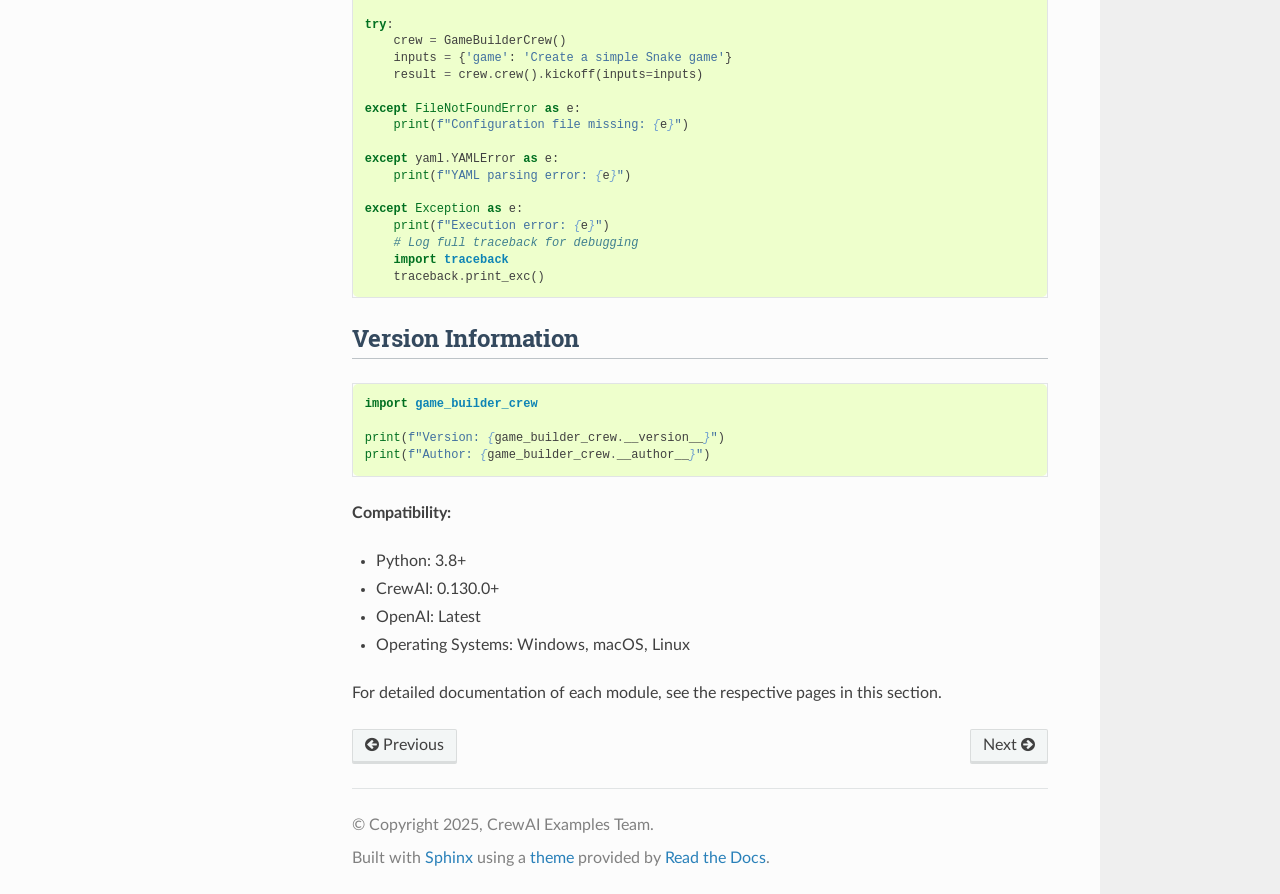
<file: report_generator/src/report_generator/tools/docs/docs_example/_build/html/api/modules.html>
<!DOCTYPE html>
<html class="writer-html5" lang="en" data-content_root="../">
<head>
  <meta charset="utf-8" /><meta name="viewport" content="width=device-width, initial-scale=1" />

  <meta name="viewport" content="width=device-width, initial-scale=1.0" />
  <title>API Reference &mdash; Game Builder Crew 1.0.0 documentation</title>
      <link rel="stylesheet" type="text/css" href="../_static/pygments.css?v=03e43079" />
      <link rel="stylesheet" type="text/css" href="../_static/css/theme.css?v=e59714d7" />
      <link rel="stylesheet" type="text/css" href="../_static/copybutton.css?v=76b2166b" />
      <link rel="stylesheet" type="text/css" href="../_static/custom.css?v=1cfeddc2" />
      <link rel="stylesheet" type="text/css" href="../_static/sphinx-design.min.css?v=95c83b7e" />

  
      <script src="../_static/jquery.js?v=5d32c60e"></script>
      <script src="../_static/_sphinx_javascript_frameworks_compat.js?v=2cd50e6c"></script>
      <script src="../_static/documentation_options.js?v=8d563738"></script>
      <script src="../_static/doctools.js?v=9bcbadda"></script>
      <script src="../_static/sphinx_highlight.js?v=dc90522c"></script>
      <script src="../_static/clipboard.min.js?v=a7894cd8"></script>
      <script src="../_static/copybutton.js?v=f281be69"></script>
      <script src="../_static/design-tabs.js?v=f930bc37"></script>
    <script src="../_static/js/theme.js"></script>
    <link rel="index" title="Index" href="../genindex.html" />
    <link rel="search" title="Search" href="../search.html" />
    <link rel="next" title="crew module" href="crew.html" />
    <link rel="prev" title="Game Examples" href="../examples.html" /> 
</head>

<body class="wy-body-for-nav"> 
  <div class="wy-grid-for-nav">
    <nav data-toggle="wy-nav-shift" class="wy-nav-side">
      <div class="wy-side-scroll">
        <div class="wy-side-nav-search"  style="background: #2980B9" >

          
          
          <a href="../index.html" class="icon icon-home">
            Game Builder Crew
          </a>
<div role="search">
  <form id="rtd-search-form" class="wy-form" action="../search.html" method="get">
    <input type="text" name="q" placeholder="Search docs" aria-label="Search docs" />
    <input type="hidden" name="check_keywords" value="yes" />
    <input type="hidden" name="area" value="default" />
  </form>
</div>
        </div><div class="wy-menu wy-menu-vertical" data-spy="affix" role="navigation" aria-label="Navigation menu">
              <p class="caption" role="heading"><span class="caption-text">User Guide:</span></p>
<ul>
<li class="toctree-l1"><a class="reference internal" href="../installation.html">Installation Guide</a></li>
<li class="toctree-l1"><a class="reference internal" href="../quickstart.html">Quick Start Guide</a></li>
<li class="toctree-l1"><a class="reference internal" href="../usage.html">Usage Guide</a></li>
<li class="toctree-l1"><a class="reference internal" href="../examples.html">Game Examples</a></li>
</ul>
<p class="caption" role="heading"><span class="caption-text">API Reference:</span></p>
<ul class="current">
<li class="toctree-l1 current"><a class="current reference internal" href="#">API Reference</a><ul>
<li class="toctree-l2"><a class="reference internal" href="crew.html">crew module</a></li>
<li class="toctree-l2"><a class="reference internal" href="main.html">main module</a></li>
<li class="toctree-l2"><a class="reference internal" href="#module-overview">Module Overview</a></li>
<li class="toctree-l2"><a class="reference internal" href="#quick-reference">Quick Reference</a><ul>
<li class="toctree-l3"><a class="reference internal" href="#GameBuilderCrew"><code class="docutils literal notranslate"><span class="pre">GameBuilderCrew</span></code></a><ul>
<li class="toctree-l4"><a class="reference internal" href="#GameBuilderCrew.crew"><code class="docutils literal notranslate"><span class="pre">GameBuilderCrew.crew()</span></code></a></li>
</ul>
</li>
<li class="toctree-l3"><a class="reference internal" href="#run"><code class="docutils literal notranslate"><span class="pre">run()</span></code></a></li>
<li class="toctree-l3"><a class="reference internal" href="#train"><code class="docutils literal notranslate"><span class="pre">train()</span></code></a></li>
</ul>
</li>
<li class="toctree-l2"><a class="reference internal" href="#type-definitions">Type Definitions</a></li>
<li class="toctree-l2"><a class="reference internal" href="#error-handling">Error Handling</a></li>
<li class="toctree-l2"><a class="reference internal" href="#version-information">Version Information</a></li>
</ul>
</li>
<li class="toctree-l1"><a class="reference internal" href="crew.html">crew module</a></li>
<li class="toctree-l1"><a class="reference internal" href="main.html">main module</a></li>
</ul>

        </div>
      </div>
    </nav>

    <section data-toggle="wy-nav-shift" class="wy-nav-content-wrap"><nav class="wy-nav-top" aria-label="Mobile navigation menu"  style="background: #2980B9" >
          <i data-toggle="wy-nav-top" class="fa fa-bars"></i>
          <a href="../index.html">Game Builder Crew</a>
      </nav>

      <div class="wy-nav-content">
        <div class="rst-content">
          <div role="navigation" aria-label="Page navigation">
  <ul class="wy-breadcrumbs">
      <li><a href="../index.html" class="icon icon-home" aria-label="Home"></a></li>
      <li class="breadcrumb-item active">API Reference</li>
      <li class="wy-breadcrumbs-aside">
            <a href="../_sources/api/modules.rst.txt" rel="nofollow"> View page source</a>
      </li>
  </ul>
  <hr/>
</div>
          <div role="main" class="document" itemscope="itemscope" itemtype="http://schema.org/Article">
           <div itemprop="articleBody">
             
  <section id="api-reference">
<h1>API Reference<a class="headerlink" href="#api-reference" title="Link to this heading"></a></h1>
<p>This section provides comprehensive API documentation for all modules, classes, and functions in the Game Builder Crew system.</p>
<div class="toctree-wrapper compound">
<p class="caption" role="heading"><span class="caption-text">API Modules:</span></p>
<ul>
<li class="toctree-l1"><a class="reference internal" href="crew.html">crew module</a><ul>
<li class="toctree-l2"><a class="reference internal" href="crew.html#gamebuildercrew-class">GameBuilderCrew Class</a></li>
<li class="toctree-l2"><a class="reference internal" href="crew.html#see-also">See Also</a></li>
</ul>
</li>
<li class="toctree-l1"><a class="reference internal" href="main.html">main module</a><ul>
<li class="toctree-l2"><a class="reference internal" href="main.html#module-overview">Module Overview</a></li>
<li class="toctree-l2"><a class="reference internal" href="main.html#functions">Functions</a></li>
<li class="toctree-l2"><a class="reference internal" href="main.html#module-configuration">Module Configuration</a></li>
<li class="toctree-l2"><a class="reference internal" href="main.html#integration-examples">Integration Examples</a></li>
<li class="toctree-l2"><a class="reference internal" href="main.html#testing-support">Testing Support</a></li>
<li class="toctree-l2"><a class="reference internal" href="main.html#see-also">See Also</a></li>
</ul>
</li>
</ul>
</div>
<section id="module-overview">
<h2>Module Overview<a class="headerlink" href="#module-overview" title="Link to this heading"></a></h2>
<p>The Game Builder Crew consists of the following main modules:</p>
<p><strong>Core Modules:</strong></p>
<table class="docutils align-default">
<colgroup>
<col style="width: 20.0%" />
<col style="width: 30.0%" />
<col style="width: 50.0%" />
</colgroup>
<thead>
<tr class="row-odd"><th class="head"><p>Module</p></th>
<th class="head"><p>Purpose</p></th>
<th class="head"><p>Key Components</p></th>
</tr>
</thead>
<tbody>
<tr class="row-even"><td><p><code class="docutils literal notranslate"><span class="pre">crew.py</span></code></p></td>
<td><p>Main orchestration</p></td>
<td><p>GameBuilderCrew class, agents, tasks</p></td>
</tr>
<tr class="row-odd"><td><p><code class="docutils literal notranslate"><span class="pre">main.py</span></code></p></td>
<td><p>Entry points</p></td>
<td><p>run(), train() functions</p></td>
</tr>
<tr class="row-even"><td><p><code class="docutils literal notranslate"><span class="pre">__init__.py</span></code></p></td>
<td><p>Package setup</p></td>
<td><p>Exports and version info</p></td>
</tr>
</tbody>
</table>
<p><strong>Configuration Files:</strong></p>
<table class="docutils align-default">
<colgroup>
<col style="width: 20.0%" />
<col style="width: 30.0%" />
<col style="width: 50.0%" />
</colgroup>
<thead>
<tr class="row-odd"><th class="head"><p>File</p></th>
<th class="head"><p>Purpose</p></th>
<th class="head"><p>Contents</p></th>
</tr>
</thead>
<tbody>
<tr class="row-even"><td><p><code class="docutils literal notranslate"><span class="pre">agents.yaml</span></code></p></td>
<td><p>Agent definitions</p></td>
<td><p>Roles, goals, backstories</p></td>
</tr>
<tr class="row-odd"><td><p><code class="docutils literal notranslate"><span class="pre">tasks.yaml</span></code></p></td>
<td><p>Task specifications</p></td>
<td><p>Descriptions, expected outputs</p></td>
</tr>
<tr class="row-even"><td><p><code class="docutils literal notranslate"><span class="pre">gamedesign.yaml</span></code></p></td>
<td><p>Game examples</p></td>
<td><p>Pre-built game specifications</p></td>
</tr>
</tbody>
</table>
</section>
<section id="quick-reference">
<h2>Quick Reference<a class="headerlink" href="#quick-reference" title="Link to this heading"></a></h2>
<p><strong>Most Common Classes and Functions:</strong></p>
<dl class="py class">
<dt class="sig sig-object py" id="GameBuilderCrew">
<em class="property"><span class="k"><span class="pre">class</span></span><span class="w"> </span></em><span class="sig-name descname"><span class="pre">GameBuilderCrew</span></span><a class="headerlink" href="#GameBuilderCrew" title="Link to this definition"></a></dt>
<dd><p>Main orchestrator class for the game building process.</p>
<dl class="py method">
<dt class="sig sig-object py" id="GameBuilderCrew.crew">
<span class="sig-name descname"><span class="pre">crew</span></span><span class="sig-paren">(</span><span class="sig-paren">)</span> <span class="sig-return"><span class="sig-return-icon">&#x2192;</span> <span class="sig-return-typehint"><span class="pre">Crew</span></span></span><a class="headerlink" href="#GameBuilderCrew.crew" title="Link to this definition"></a></dt>
<dd><p>Returns the configured crew ready for execution.</p>
</dd></dl>

</dd></dl>

<dl class="py function">
<dt class="sig sig-object py" id="run">
<span class="sig-name descname"><span class="pre">run</span></span><span class="sig-paren">(</span><span class="sig-paren">)</span> <span class="sig-return"><span class="sig-return-icon">&#x2192;</span> <span class="sig-return-typehint"><span class="pre">None</span></span></span><a class="headerlink" href="#run" title="Link to this definition"></a></dt>
<dd><p>Execute the game building process with default Snake game example.</p>
</dd></dl>

<dl class="py function">
<dt class="sig sig-object py" id="train">
<span class="sig-name descname"><span class="pre">train</span></span><span class="sig-paren">(</span><em class="sig-param"><span class="n"><span class="pre">n_iterations</span></span><span class="p"><span class="pre">:</span></span><span class="w"> </span><span class="n"><span class="pre">int</span></span></em>, <em class="sig-param"><span class="n"><span class="pre">filename</span></span><span class="p"><span class="pre">:</span></span><span class="w"> </span><span class="n"><span class="pre">str</span></span></em><span class="sig-paren">)</span> <span class="sig-return"><span class="sig-return-icon">&#x2192;</span> <span class="sig-return-typehint"><span class="pre">None</span></span></span><a class="headerlink" href="#train" title="Link to this definition"></a></dt>
<dd><p>Train the crew using iterative learning.</p>
</dd></dl>

<p><strong>Configuration Access:</strong></p>
<div class="highlight-python notranslate"><div class="highlight"><pre><span></span><span class="kn">from</span><span class="w"> </span><span class="nn">game_builder_crew.crew</span><span class="w"> </span><span class="kn">import</span> <span class="n">GameBuilderCrew</span>

<span class="c1"># Initialize crew</span>
<span class="n">crew</span> <span class="o">=</span> <span class="n">GameBuilderCrew</span><span class="p">()</span>

<span class="c1"># Access individual agents</span>
<span class="n">senior_agent</span> <span class="o">=</span> <span class="n">crew</span><span class="o">.</span><span class="n">senior_engineer_agent</span><span class="p">()</span>
<span class="n">qa_agent</span> <span class="o">=</span> <span class="n">crew</span><span class="o">.</span><span class="n">qa_engineer_agent</span><span class="p">()</span>
<span class="n">chief_agent</span> <span class="o">=</span> <span class="n">crew</span><span class="o">.</span><span class="n">chief_qa_engineer_agent</span><span class="p">()</span>

<span class="c1"># Access individual tasks</span>
<span class="n">code_task</span> <span class="o">=</span> <span class="n">crew</span><span class="o">.</span><span class="n">code_task</span><span class="p">()</span>
<span class="n">review_task</span> <span class="o">=</span> <span class="n">crew</span><span class="o">.</span><span class="n">review_task</span><span class="p">()</span>
<span class="n">evaluate_task</span> <span class="o">=</span> <span class="n">crew</span><span class="o">.</span><span class="n">evaluate_task</span><span class="p">()</span>

<span class="c1"># Get complete crew</span>
<span class="n">complete_crew</span> <span class="o">=</span> <span class="n">crew</span><span class="o">.</span><span class="n">crew</span><span class="p">()</span>
</pre></div>
</div>
<p><strong>Execution Patterns:</strong></p>
<div class="highlight-python notranslate"><div class="highlight"><pre><span></span><span class="c1"># Basic execution</span>
<span class="kn">from</span><span class="w"> </span><span class="nn">game_builder_crew.main</span><span class="w"> </span><span class="kn">import</span> <span class="n">run</span>
<span class="n">run</span><span class="p">()</span>

<span class="c1"># Custom execution</span>
<span class="kn">from</span><span class="w"> </span><span class="nn">game_builder_crew.crew</span><span class="w"> </span><span class="kn">import</span> <span class="n">GameBuilderCrew</span>
<span class="n">crew</span> <span class="o">=</span> <span class="n">GameBuilderCrew</span><span class="p">()</span>
<span class="n">inputs</span> <span class="o">=</span> <span class="p">{</span><span class="s1">&#39;game&#39;</span><span class="p">:</span> <span class="s1">&#39;Your game description here&#39;</span><span class="p">}</span>
<span class="n">result</span> <span class="o">=</span> <span class="n">crew</span><span class="o">.</span><span class="n">crew</span><span class="p">()</span><span class="o">.</span><span class="n">kickoff</span><span class="p">(</span><span class="n">inputs</span><span class="o">=</span><span class="n">inputs</span><span class="p">)</span>

<span class="c1"># Training</span>
<span class="kn">from</span><span class="w"> </span><span class="nn">game_builder_crew.main</span><span class="w"> </span><span class="kn">import</span> <span class="n">train</span>
<span class="n">train</span><span class="p">(</span><span class="n">n_iterations</span><span class="o">=</span><span class="mi">10</span><span class="p">,</span> <span class="n">filename</span><span class="o">=</span><span class="s1">&#39;trained_model.pkl&#39;</span><span class="p">)</span>
</pre></div>
</div>
</section>
<section id="type-definitions">
<h2>Type Definitions<a class="headerlink" href="#type-definitions" title="Link to this heading"></a></h2>
<p><strong>Common Types:</strong></p>
<div class="highlight-python notranslate"><div class="highlight"><pre><span></span><span class="kn">from</span><span class="w"> </span><span class="nn">typing</span><span class="w"> </span><span class="kn">import</span> <span class="n">Dict</span><span class="p">,</span> <span class="n">Any</span><span class="p">,</span> <span class="n">Optional</span><span class="p">,</span> <span class="n">List</span>
<span class="kn">from</span><span class="w"> </span><span class="nn">crewai</span><span class="w"> </span><span class="kn">import</span> <span class="n">Agent</span><span class="p">,</span> <span class="n">Task</span><span class="p">,</span> <span class="n">Crew</span>

<span class="c1"># Input type for crew execution</span>
<span class="n">GameInputs</span> <span class="o">=</span> <span class="n">Dict</span><span class="p">[</span><span class="nb">str</span><span class="p">,</span> <span class="nb">str</span><span class="p">]</span>

<span class="c1"># Configuration dictionaries</span>
<span class="n">AgentConfig</span> <span class="o">=</span> <span class="n">Dict</span><span class="p">[</span><span class="nb">str</span><span class="p">,</span> <span class="n">Any</span><span class="p">]</span>
<span class="n">TaskConfig</span> <span class="o">=</span> <span class="n">Dict</span><span class="p">[</span><span class="nb">str</span><span class="p">,</span> <span class="n">Any</span><span class="p">]</span>

<span class="c1"># Function signatures</span>
<span class="k">def</span><span class="w"> </span><span class="nf">crew_function</span><span class="p">()</span> <span class="o">-&gt;</span> <span class="n">Crew</span><span class="p">:</span> <span class="o">...</span>
<span class="k">def</span><span class="w"> </span><span class="nf">agent_function</span><span class="p">()</span> <span class="o">-&gt;</span> <span class="n">Agent</span><span class="p">:</span> <span class="o">...</span>
<span class="k">def</span><span class="w"> </span><span class="nf">task_function</span><span class="p">()</span> <span class="o">-&gt;</span> <span class="n">Task</span><span class="p">:</span> <span class="o">...</span>
</pre></div>
</div>
</section>
<section id="error-handling">
<h2>Error Handling<a class="headerlink" href="#error-handling" title="Link to this heading"></a></h2>
<p><strong>Exception Hierarchy:</strong></p>
<p>The system uses standard Python exceptions with specific handling:</p>
<div class="highlight-python notranslate"><div class="highlight"><pre><span></span><span class="c1"># Configuration errors</span>
<span class="ne">FileNotFoundError</span><span class="p">:</span> <span class="n">Configuration</span> <span class="n">files</span> <span class="n">missing</span>
<span class="n">yaml</span><span class="o">.</span><span class="n">YAMLError</span><span class="p">:</span> <span class="n">Invalid</span> <span class="n">YAML</span> <span class="n">syntax</span>

<span class="c1"># Execution errors</span>
<span class="ne">Exception</span><span class="p">:</span> <span class="n">General</span> <span class="n">crew</span> <span class="n">execution</span> <span class="n">failures</span>
<span class="ne">ValueError</span><span class="p">:</span> <span class="n">Invalid</span> <span class="n">parameter</span> <span class="n">values</span>
<span class="ne">IndexError</span><span class="p">:</span> <span class="n">Missing</span> <span class="n">command</span> <span class="n">line</span> <span class="n">arguments</span>

<span class="c1"># API errors</span>
<span class="n">openai</span><span class="o">.</span><span class="n">error</span><span class="o">.</span><span class="n">APIError</span><span class="p">:</span> <span class="n">OpenAI</span> <span class="n">API</span> <span class="n">issues</span>
<span class="n">openai</span><span class="o">.</span><span class="n">error</span><span class="o">.</span><span class="n">RateLimitError</span><span class="p">:</span> <span class="n">API</span> <span class="n">rate</span> <span class="n">limiting</span>
<span class="n">openai</span><span class="o">.</span><span class="n">error</span><span class="o">.</span><span class="n">AuthenticationError</span><span class="p">:</span> <span class="n">Invalid</span> <span class="n">API</span> <span class="n">keys</span>
</pre></div>
</div>
<p><strong>Error Handling Example:</strong></p>
<div class="highlight-python notranslate"><div class="highlight"><pre><span></span><span class="kn">from</span><span class="w"> </span><span class="nn">game_builder_crew.crew</span><span class="w"> </span><span class="kn">import</span> <span class="n">GameBuilderCrew</span>
<span class="kn">import</span><span class="w"> </span><span class="nn">yaml</span>

<span class="k">try</span><span class="p">:</span>
    <span class="n">crew</span> <span class="o">=</span> <span class="n">GameBuilderCrew</span><span class="p">()</span>
    <span class="n">inputs</span> <span class="o">=</span> <span class="p">{</span><span class="s1">&#39;game&#39;</span><span class="p">:</span> <span class="s1">&#39;Create a simple Snake game&#39;</span><span class="p">}</span>
    <span class="n">result</span> <span class="o">=</span> <span class="n">crew</span><span class="o">.</span><span class="n">crew</span><span class="p">()</span><span class="o">.</span><span class="n">kickoff</span><span class="p">(</span><span class="n">inputs</span><span class="o">=</span><span class="n">inputs</span><span class="p">)</span>

<span class="k">except</span> <span class="ne">FileNotFoundError</span> <span class="k">as</span> <span class="n">e</span><span class="p">:</span>
    <span class="nb">print</span><span class="p">(</span><span class="sa">f</span><span class="s2">&quot;Configuration file missing: </span><span class="si">{</span><span class="n">e</span><span class="si">}</span><span class="s2">&quot;</span><span class="p">)</span>

<span class="k">except</span> <span class="n">yaml</span><span class="o">.</span><span class="n">YAMLError</span> <span class="k">as</span> <span class="n">e</span><span class="p">:</span>
    <span class="nb">print</span><span class="p">(</span><span class="sa">f</span><span class="s2">&quot;YAML parsing error: </span><span class="si">{</span><span class="n">e</span><span class="si">}</span><span class="s2">&quot;</span><span class="p">)</span>

<span class="k">except</span> <span class="ne">Exception</span> <span class="k">as</span> <span class="n">e</span><span class="p">:</span>
    <span class="nb">print</span><span class="p">(</span><span class="sa">f</span><span class="s2">&quot;Execution error: </span><span class="si">{</span><span class="n">e</span><span class="si">}</span><span class="s2">&quot;</span><span class="p">)</span>
    <span class="c1"># Log full traceback for debugging</span>
    <span class="kn">import</span><span class="w"> </span><span class="nn">traceback</span>
    <span class="n">traceback</span><span class="o">.</span><span class="n">print_exc</span><span class="p">()</span>
</pre></div>
</div>
</section>
<section id="version-information">
<h2>Version Information<a class="headerlink" href="#version-information" title="Link to this heading"></a></h2>
<div class="highlight-python notranslate"><div class="highlight"><pre><span></span><span class="kn">import</span><span class="w"> </span><span class="nn">game_builder_crew</span>

<span class="nb">print</span><span class="p">(</span><span class="sa">f</span><span class="s2">&quot;Version: </span><span class="si">{</span><span class="n">game_builder_crew</span><span class="o">.</span><span class="n">__version__</span><span class="si">}</span><span class="s2">&quot;</span><span class="p">)</span>
<span class="nb">print</span><span class="p">(</span><span class="sa">f</span><span class="s2">&quot;Author: </span><span class="si">{</span><span class="n">game_builder_crew</span><span class="o">.</span><span class="n">__author__</span><span class="si">}</span><span class="s2">&quot;</span><span class="p">)</span>
</pre></div>
</div>
<p><strong>Compatibility:</strong></p>
<ul class="simple">
<li><p>Python: 3.8+</p></li>
<li><p>CrewAI: 0.130.0+</p></li>
<li><p>OpenAI: Latest</p></li>
<li><p>Operating Systems: Windows, macOS, Linux</p></li>
</ul>
<p>For detailed documentation of each module, see the respective pages in this section.</p>
</section>
</section>


           </div>
          </div>
          <footer><div class="rst-footer-buttons" role="navigation" aria-label="Footer">
        <a href="../examples.html" class="btn btn-neutral float-left" title="Game Examples" accesskey="p" rel="prev"><span class="fa fa-arrow-circle-left" aria-hidden="true"></span> Previous</a>
        <a href="crew.html" class="btn btn-neutral float-right" title="crew module" accesskey="n" rel="next">Next <span class="fa fa-arrow-circle-right" aria-hidden="true"></span></a>
    </div>

  <hr/>

  <div role="contentinfo">
    <p>&#169; Copyright 2025, CrewAI Examples Team.</p>
  </div>

  Built with <a href="https://www.sphinx-doc.org/">Sphinx</a> using a
    <a href="https://github.com/readthedocs/sphinx_rtd_theme">theme</a>
    provided by <a href="https://readthedocs.org">Read the Docs</a>.
   

</footer>
        </div>
      </div>
    </section>
  </div>
  <script>
      jQuery(function () {
          SphinxRtdTheme.Navigation.enable(true);
      });
  </script> 

</body>
</html>
</file>
<file: report_generator/src/report_generator/tools/docs/docs_example/_build/html/_static/pygments.css>
pre { line-height: 125%; }
td.linenos .normal { color: inherit; background-color: transparent; padding-left: 5px; padding-right: 5px; }
span.linenos { color: inherit; background-color: transparent; padding-left: 5px; padding-right: 5px; }
td.linenos .special { color: #000000; background-color: #ffffc0; padding-left: 5px; padding-right: 5px; }
span.linenos.special { color: #000000; background-color: #ffffc0; padding-left: 5px; padding-right: 5px; }
.highlight .hll { background-color: #ffffcc }
.highlight { background: #eeffcc; }
.highlight .c { color: #408090; font-style: italic } /* Comment */
.highlight .err { border: 1px solid #F00 } /* Error */
.highlight .k { color: #007020; font-weight: bold } /* Keyword */
.highlight .o { color: #666 } /* Operator */
.highlight .ch { color: #408090; font-style: italic } /* Comment.Hashbang */
.highlight .cm { color: #408090; font-style: italic } /* Comment.Multiline */
.highlight .cp { color: #007020 } /* Comment.Preproc */
.highlight .cpf { color: #408090; font-style: italic } /* Comment.PreprocFile */
.highlight .c1 { color: #408090; font-style: italic } /* Comment.Single */
.highlight .cs { color: #408090; background-color: #FFF0F0 } /* Comment.Special */
.highlight .gd { color: #A00000 } /* Generic.Deleted */
.highlight .ge { font-style: italic } /* Generic.Emph */
.highlight .ges { font-weight: bold; font-style: italic } /* Generic.EmphStrong */
.highlight .gr { color: #F00 } /* Generic.Error */
.highlight .gh { color: #000080; font-weight: bold } /* Generic.Heading */
.highlight .gi { color: #00A000 } /* Generic.Inserted */
.highlight .go { color: #333 } /* Generic.Output */
.highlight .gp { color: #C65D09; font-weight: bold } /* Generic.Prompt */
.highlight .gs { font-weight: bold } /* Generic.Strong */
.highlight .gu { color: #800080; font-weight: bold } /* Generic.Subheading */
.highlight .gt { color: #04D } /* Generic.Traceback */
.highlight .kc { color: #007020; font-weight: bold } /* Keyword.Constant */
.highlight .kd { color: #007020; font-weight: bold } /* Keyword.Declaration */
.highlight .kn { color: #007020; font-weight: bold } /* Keyword.Namespace */
.highlight .kp { color: #007020 } /* Keyword.Pseudo */
.highlight .kr { color: #007020; font-weight: bold } /* Keyword.Reserved */
.highlight .kt { color: #902000 } /* Keyword.Type */
.highlight .m { color: #208050 } /* Literal.Number */
.highlight .s { color: #4070A0 } /* Literal.String */
.highlight .na { color: #4070A0 } /* Name.Attribute */
.highlight .nb { color: #007020 } /* Name.Builtin */
.highlight .nc { color: #0E84B5; font-weight: bold } /* Name.Class */
.highlight .no { color: #60ADD5 } /* Name.Constant */
.highlight .nd { color: #555; font-weight: bold } /* Name.Decorator */
.highlight .ni { color: #D55537; font-weight: bold } /* Name.Entity */
.highlight .ne { color: #007020 } /* Name.Exception */
.highlight .nf { color: #06287E } /* Name.Function */
.highlight .nl { color: #002070; font-weight: bold } /* Name.Label */
.highlight .nn { color: #0E84B5; font-weight: bold } /* Name.Namespace */
.highlight .nt { color: #062873; font-weight: bold } /* Name.Tag */
.highlight .nv { color: #BB60D5 } /* Name.Variable */
.highlight .ow { color: #007020; font-weight: bold } /* Operator.Word */
.highlight .w { color: #BBB } /* Text.Whitespace */
.highlight .mb { color: #208050 } /* Literal.Number.Bin */
.highlight .mf { color: #208050 } /* Literal.Number.Float */
.highlight .mh { color: #208050 } /* Literal.Number.Hex */
.highlight .mi { color: #208050 } /* Literal.Number.Integer */
.highlight .mo { color: #208050 } /* Literal.Number.Oct */
.highlight .sa { color: #4070A0 } /* Literal.String.Affix */
.highlight .sb { color: #4070A0 } /* Literal.String.Backtick */
.highlight .sc { color: #4070A0 } /* Literal.String.Char */
.highlight .dl { color: #4070A0 } /* Literal.String.Delimiter */
.highlight .sd { color: #4070A0; font-style: italic } /* Literal.String.Doc */
.highlight .s2 { color: #4070A0 } /* Literal.String.Double */
.highlight .se { color: #4070A0; font-weight: bold } /* Literal.String.Escape */
.highlight .sh { color: #4070A0 } /* Literal.String.Heredoc */
.highlight .si { color: #70A0D0; font-style: italic } /* Literal.String.Interpol */
.highlight .sx { color: #C65D09 } /* Literal.String.Other */
.highlight .sr { color: #235388 } /* Literal.String.Regex */
.highlight .s1 { color: #4070A0 } /* Literal.String.Single */
.highlight .ss { color: #517918 } /* Literal.String.Symbol */
.highlight .bp { color: #007020 } /* Name.Builtin.Pseudo */
.highlight .fm { color: #06287E } /* Name.Function.Magic */
.highlight .vc { color: #BB60D5 } /* Name.Variable.Class */
.highlight .vg { color: #BB60D5 } /* Name.Variable.Global */
.highlight .vi { color: #BB60D5 } /* Name.Variable.Instance */
.highlight .vm { color: #BB60D5 } /* Name.Variable.Magic */
.highlight .il { color: #208050 } /* Literal.Number.Integer.Long */
</file>
<file: report_generator/src/report_generator/tools/docs/docs_example/_build/html/_static/css/theme.css>
html{box-sizing:border-box}*,:after,:before{box-sizing:inherit}article,aside,details,figcaption,figure,footer,header,hgroup,nav,section{display:block}audio,canvas,video{display:inline-block;*display:inline;*zoom:1}[hidden],audio:not([controls]){display:none}*{-webkit-box-sizing:border-box;-moz-box-sizing:border-box;box-sizing:border-box}html{font-size:100%;-webkit-text-size-adjust:100%;-ms-text-size-adjust:100%}body{margin:0}a:active,a:hover{outline:0}abbr[title]{border-bottom:1px dotted}b,strong{font-weight:700}blockquote{margin:0}dfn{font-style:italic}ins{background:#ff9;text-decoration:none}ins,mark{color:#000}mark{background:#ff0;font-style:italic;font-weight:700}.rst-content code,.rst-content tt,code,kbd,pre,samp{font-family:monospace,serif;_font-family:courier new,monospace;font-size:1em}pre{white-space:pre}q{quotes:none}q:after,q:before{content:"";content:none}small{font-size:85%}sub,sup{font-size:75%;line-height:0;position:relative;vertical-align:baseline}sup{top:-.5em}sub{bottom:-.25em}dl,ol,ul{margin:0;padding:0;list-style:none;list-style-image:none}li{list-style:none}dd{margin:0}img{border:0;-ms-interpolation-mode:bicubic;vertical-align:middle;max-width:100%}svg:not(:root){overflow:hidden}figure,form{margin:0}label{cursor:pointer}button,input,select,textarea{font-size:100%;margin:0;vertical-align:baseline;*vertical-align:middle}button,input{line-height:normal}button,input[type=button],input[type=reset],input[type=submit]{cursor:pointer;-webkit-appearance:button;*overflow:visible}button[disabled],input[disabled]{cursor:default}input[type=search]{-webkit-appearance:textfield;-moz-box-sizing:content-box;-webkit-box-sizing:content-box;box-sizing:content-box}textarea{resize:vertical}table{border-collapse:collapse;border-spacing:0}td{vertical-align:top}.chromeframe{margin:.2em 0;background:#ccc;color:#000;padding:.2em 0}.ir{display:block;border:0;text-indent:-999em;overflow:hidden;background-color:transparent;background-repeat:no-repeat;text-align:left;direction:ltr;*line-height:0}.ir br{display:none}.hidden{display:none!important;visibility:hidden}.visuallyhidden{border:0;clip:rect(0 0 0 0);height:1px;margin:-1px;overflow:hidden;padding:0;position:absolute;width:1px}.visuallyhidden.focusable:active,.visuallyhidden.focusable:focus{clip:auto;height:auto;margin:0;overflow:visible;position:static;width:auto}.invisible{visibility:hidden}.relative{position:relative}big,small{font-size:100%}@media print{body,html,section{background:none!important}*{box-shadow:none!important;text-shadow:none!important;filter:none!important;-ms-filter:none!important}a,a:visited{text-decoration:underline}.ir a:after,a[href^="#"]:after,a[href^="javascript:"]:after{content:""}blockquote,pre{page-break-inside:avoid}thead{display:table-header-group}img,tr{page-break-inside:avoid}img{max-width:100%!important}@page{margin:.5cm}.rst-content .toctree-wrapper>p.caption,h2,h3,p{orphans:3;widows:3}.rst-content .toctree-wrapper>p.caption,h2,h3{page-break-after:avoid}}.btn,.fa:before,.icon:before,.rst-content .admonition,.rst-content .admonition-title:before,.rst-content .admonition-todo,.rst-content .attention,.rst-content .caution,.rst-content .code-block-caption .headerlink:before,.rst-content .danger,.rst-content .eqno .headerlink:before,.rst-content .error,.rst-content .hint,.rst-content .important,.rst-content .note,.rst-content .seealso,.rst-content .tip,.rst-content .warning,.rst-content code.download span:first-child:before,.rst-content dl dt .headerlink:before,.rst-content h1 .headerlink:before,.rst-content h2 .headerlink:before,.rst-content h3 .headerlink:before,.rst-content h4 .headerlink:before,.rst-content h5 .headerlink:before,.rst-content h6 .headerlink:before,.rst-content p.caption .headerlink:before,.rst-content p .headerlink:before,.rst-content table>caption .headerlink:before,.rst-content tt.download span:first-child:before,.wy-alert,.wy-dropdown .caret:before,.wy-inline-validate.wy-inline-validate-danger .wy-input-context:before,.wy-inline-validate.wy-inline-validate-info .wy-input-context:before,.wy-inline-validate.wy-inline-validate-success .wy-input-context:before,.wy-inline-validate.wy-inline-validate-warning .wy-input-context:before,.wy-menu-vertical li.current>a button.toctree-expand:before,.wy-menu-vertical li.on a button.toctree-expand:before,.wy-menu-vertical li button.toctree-expand:before,input[type=color],input[type=date],input[type=datetime-local],input[type=datetime],input[type=email],input[type=month],input[type=number],input[type=password],input[type=search],input[type=tel],input[type=text],input[type=time],input[type=url],input[type=week],select,textarea{-webkit-font-smoothing:antialiased}.clearfix{*zoom:1}.clearfix:after,.clearfix:before{display:table;content:""}.clearfix:after{clear:both}/*!
 *  Font Awesome 4.7.0 by @davegandy - http://fontawesome.io - @fontawesome
 *  License - http://fontawesome.io/license (Font: SIL OFL 1.1, CSS: MIT License)
 */@font-face{font-family:FontAwesome;src:url(fonts/fontawesome-webfont.eot?674f50d287a8c48dc19ba404d20fe713);src:url(fonts/fontawesome-webfont.eot?674f50d287a8c48dc19ba404d20fe713?#iefix&v=4.7.0) format("embedded-opentype"),url(fonts/fontawesome-webfont.woff2?af7ae505a9eed503f8b8e6982036873e) format("woff2"),url(fonts/fontawesome-webfont.woff?fee66e712a8a08eef5805a46892932ad) format("woff"),url(fonts/fontawesome-webfont.ttf?b06871f281fee6b241d60582ae9369b9) format("truetype"),url(fonts/fontawesome-webfont.svg?912ec66d7572ff821749319396470bde#fontawesomeregular) format("svg");font-weight:400;font-style:normal}.fa,.icon,.rst-content .admonition-title,.rst-content .code-block-caption .headerlink,.rst-content .eqno .headerlink,.rst-content code.download span:first-child,.rst-content dl dt .headerlink,.rst-content h1 .headerlink,.rst-content h2 .headerlink,.rst-content h3 .headerlink,.rst-content h4 .headerlink,.rst-content h5 .headerlink,.rst-content h6 .headerlink,.rst-content p.caption .headerlink,.rst-content p .headerlink,.rst-content table>caption .headerlink,.rst-content tt.download span:first-child,.wy-menu-vertical li.current>a button.toctree-expand,.wy-menu-vertical li.on a button.toctree-expand,.wy-menu-vertical li button.toctree-expand{display:inline-block;font:normal normal normal 14px/1 FontAwesome;font-size:inherit;text-rendering:auto;-webkit-font-smoothing:antialiased;-moz-osx-font-smoothing:grayscale}.fa-lg{font-size:1.33333em;line-height:.75em;vertical-align:-15%}.fa-2x{font-size:2em}.fa-3x{font-size:3em}.fa-4x{font-size:4em}.fa-5x{font-size:5em}.fa-fw{width:1.28571em;text-align:center}.fa-ul{padding-left:0;margin-left:2.14286em;list-style-type:none}.fa-ul>li{position:relative}.fa-li{position:absolute;left:-2.14286em;width:2.14286em;top:.14286em;text-align:center}.fa-li.fa-lg{left:-1.85714em}.fa-border{padding:.2em .25em .15em;border:.08em solid #eee;border-radius:.1em}.fa-pull-left{float:left}.fa-pull-right{float:right}.fa-pull-left.icon,.fa.fa-pull-left,.rst-content .code-block-caption .fa-pull-left.headerlink,.rst-content .eqno .fa-pull-left.headerlink,.rst-content .fa-pull-left.admonition-title,.rst-content code.download span.fa-pull-left:first-child,.rst-content dl dt .fa-pull-left.headerlink,.rst-content h1 .fa-pull-left.headerlink,.rst-content h2 .fa-pull-left.headerlink,.rst-content h3 .fa-pull-left.headerlink,.rst-content h4 .fa-pull-left.headerlink,.rst-content h5 .fa-pull-left.headerlink,.rst-content h6 .fa-pull-left.headerlink,.rst-content p .fa-pull-left.headerlink,.rst-content table>caption .fa-pull-left.headerlink,.rst-content tt.download span.fa-pull-left:first-child,.wy-menu-vertical li.current>a button.fa-pull-left.toctree-expand,.wy-menu-vertical li.on a button.fa-pull-left.toctree-expand,.wy-menu-vertical li button.fa-pull-left.toctree-expand{margin-right:.3em}.fa-pull-right.icon,.fa.fa-pull-right,.rst-content .code-block-caption .fa-pull-right.headerlink,.rst-content .eqno .fa-pull-right.headerlink,.rst-content .fa-pull-right.admonition-title,.rst-content code.download span.fa-pull-right:first-child,.rst-content dl dt .fa-pull-right.headerlink,.rst-content h1 .fa-pull-right.headerlink,.rst-content h2 .fa-pull-right.headerlink,.rst-content h3 .fa-pull-right.headerlink,.rst-content h4 .fa-pull-right.headerlink,.rst-content h5 .fa-pull-right.headerlink,.rst-content h6 .fa-pull-right.headerlink,.rst-content p .fa-pull-right.headerlink,.rst-content table>caption .fa-pull-right.headerlink,.rst-content tt.download span.fa-pull-right:first-child,.wy-menu-vertical li.current>a button.fa-pull-right.toctree-expand,.wy-menu-vertical li.on a button.fa-pull-right.toctree-expand,.wy-menu-vertical li button.fa-pull-right.toctree-expand{margin-left:.3em}.pull-right{float:right}.pull-left{float:left}.fa.pull-left,.pull-left.icon,.rst-content .code-block-caption .pull-left.headerlink,.rst-content .eqno .pull-left.headerlink,.rst-content .pull-left.admonition-title,.rst-content code.download span.pull-left:first-child,.rst-content dl dt .pull-left.headerlink,.rst-content h1 .pull-left.headerlink,.rst-content h2 .pull-left.headerlink,.rst-content h3 .pull-left.headerlink,.rst-content h4 .pull-left.headerlink,.rst-content h5 .pull-left.headerlink,.rst-content h6 .pull-left.headerlink,.rst-content p .pull-left.headerlink,.rst-content table>caption .pull-left.headerlink,.rst-content tt.download span.pull-left:first-child,.wy-menu-vertical li.current>a button.pull-left.toctree-expand,.wy-menu-vertical li.on a button.pull-left.toctree-expand,.wy-menu-vertical li button.pull-left.toctree-expand{margin-right:.3em}.fa.pull-right,.pull-right.icon,.rst-content .code-block-caption .pull-right.headerlink,.rst-content .eqno .pull-right.headerlink,.rst-content .pull-right.admonition-title,.rst-content code.download span.pull-right:first-child,.rst-content dl dt .pull-right.headerlink,.rst-content h1 .pull-right.headerlink,.rst-content h2 .pull-right.headerlink,.rst-content h3 .pull-right.headerlink,.rst-content h4 .pull-right.headerlink,.rst-content h5 .pull-right.headerlink,.rst-content h6 .pull-right.headerlink,.rst-content p .pull-right.headerlink,.rst-content table>caption .pull-right.headerlink,.rst-content tt.download span.pull-right:first-child,.wy-menu-vertical li.current>a button.pull-right.toctree-expand,.wy-menu-vertical li.on a button.pull-right.toctree-expand,.wy-menu-vertical li button.pull-right.toctree-expand{margin-left:.3em}.fa-spin{-webkit-animation:fa-spin 2s linear infinite;animation:fa-spin 2s linear infinite}.fa-pulse{-webkit-animation:fa-spin 1s steps(8) infinite;animation:fa-spin 1s steps(8) infinite}@-webkit-keyframes fa-spin{0%{-webkit-transform:rotate(0deg);transform:rotate(0deg)}to{-webkit-transform:rotate(359deg);transform:rotate(359deg)}}@keyframes fa-spin{0%{-webkit-transform:rotate(0deg);transform:rotate(0deg)}to{-webkit-transform:rotate(359deg);transform:rotate(359deg)}}.fa-rotate-90{-ms-filter:"progid:DXImageTransform.Microsoft.BasicImage(rotation=1)";-webkit-transform:rotate(90deg);-ms-transform:rotate(90deg);transform:rotate(90deg)}.fa-rotate-180{-ms-filter:"progid:DXImageTransform.Microsoft.BasicImage(rotation=2)";-webkit-transform:rotate(180deg);-ms-transform:rotate(180deg);transform:rotate(180deg)}.fa-rotate-270{-ms-filter:"progid:DXImageTransform.Microsoft.BasicImage(rotation=3)";-webkit-transform:rotate(270deg);-ms-transform:rotate(270deg);transform:rotate(270deg)}.fa-flip-horizontal{-ms-filter:"progid:DXImageTransform.Microsoft.BasicImage(rotation=0, mirror=1)";-webkit-transform:scaleX(-1);-ms-transform:scaleX(-1);transform:scaleX(-1)}.fa-flip-vertical{-ms-filter:"progid:DXImageTransform.Microsoft.BasicImage(rotation=2, mirror=1)";-webkit-transform:scaleY(-1);-ms-transform:scaleY(-1);transform:scaleY(-1)}:root .fa-flip-horizontal,:root .fa-flip-vertical,:root .fa-rotate-90,:root .fa-rotate-180,:root .fa-rotate-270{filter:none}.fa-stack{position:relative;display:inline-block;width:2em;height:2em;line-height:2em;vertical-align:middle}.fa-stack-1x,.fa-stack-2x{position:absolute;left:0;width:100%;text-align:center}.fa-stack-1x{line-height:inherit}.fa-stack-2x{font-size:2em}.fa-inverse{color:#fff}.fa-glass:before{content:""}.fa-music:before{content:""}.fa-search:before,.icon-search:before{content:""}.fa-envelope-o:before{content:""}.fa-heart:before{content:""}.fa-star:before{content:""}.fa-star-o:before{content:""}.fa-user:before{content:""}.fa-film:before{content:""}.fa-th-large:before{content:""}.fa-th:before{content:""}.fa-th-list:before{content:""}.fa-check:before{content:""}.fa-close:before,.fa-remove:before,.fa-times:before{content:""}.fa-search-plus:before{content:""}.fa-search-minus:before{content:""}.fa-power-off:before{content:""}.fa-signal:before{content:""}.fa-cog:before,.fa-gear:before{content:""}.fa-trash-o:before{content:""}.fa-home:before,.icon-home:before{content:""}.fa-file-o:before{content:""}.fa-clock-o:before{content:""}.fa-road:before{content:""}.fa-download:before,.rst-content code.download span:first-child:before,.rst-content tt.download span:first-child:before{content:""}.fa-arrow-circle-o-down:before{content:""}.fa-arrow-circle-o-up:before{content:""}.fa-inbox:before{content:""}.fa-play-circle-o:before{content:""}.fa-repeat:before,.fa-rotate-right:before{content:""}.fa-refresh:before{content:""}.fa-list-alt:before{content:""}.fa-lock:before{content:""}.fa-flag:before{content:""}.fa-headphones:before{content:""}.fa-volume-off:before{content:""}.fa-volume-down:before{content:""}.fa-volume-up:before{content:""}.fa-qrcode:before{content:""}.fa-barcode:before{content:""}.fa-tag:before{content:""}.fa-tags:before{content:""}.fa-book:before,.icon-book:before{content:""}.fa-bookmark:before{content:""}.fa-print:before{content:""}.fa-camera:before{content:""}.fa-font:before{content:""}.fa-bold:before{content:""}.fa-italic:before{content:""}.fa-text-height:before{content:""}.fa-text-width:before{content:""}.fa-align-left:before{content:""}.fa-align-center:before{content:""}.fa-align-right:before{content:""}.fa-align-justify:before{content:""}.fa-list:before{content:""}.fa-dedent:before,.fa-outdent:before{content:""}.fa-indent:before{content:""}.fa-video-camera:before{content:""}.fa-image:before,.fa-photo:before,.fa-picture-o:before{content:""}.fa-pencil:before{content:""}.fa-map-marker:before{content:""}.fa-adjust:before{content:""}.fa-tint:before{content:""}.fa-edit:before,.fa-pencil-square-o:before{content:""}.fa-share-square-o:before{content:""}.fa-check-square-o:before{content:""}.fa-arrows:before{content:""}.fa-step-backward:before{content:""}.fa-fast-backward:before{content:""}.fa-backward:before{content:""}.fa-play:before{content:""}.fa-pause:before{content:""}.fa-stop:before{content:""}.fa-forward:before{content:""}.fa-fast-forward:before{content:""}.fa-step-forward:before{content:""}.fa-eject:before{content:""}.fa-chevron-left:before{content:""}.fa-chevron-right:before{content:""}.fa-plus-circle:before{content:""}.fa-minus-circle:before{content:""}.fa-times-circle:before,.wy-inline-validate.wy-inline-validate-danger .wy-input-context:before{content:""}.fa-check-circle:before,.wy-inline-validate.wy-inline-validate-success .wy-input-context:before{content:""}.fa-question-circle:before{content:""}.fa-info-circle:before{content:""}.fa-crosshairs:before{content:""}.fa-times-circle-o:before{content:""}.fa-check-circle-o:before{content:""}.fa-ban:before{content:""}.fa-arrow-left:before{content:""}.fa-arrow-right:before{content:""}.fa-arrow-up:before{content:""}.fa-arrow-down:before{content:""}.fa-mail-forward:before,.fa-share:before{content:""}.fa-expand:before{content:""}.fa-compress:before{content:""}.fa-plus:before{content:""}.fa-minus:before{content:""}.fa-asterisk:before{content:""}.fa-exclamation-circle:before,.rst-content .admonition-title:before,.wy-inline-validate.wy-inline-validate-info .wy-input-context:before,.wy-inline-validate.wy-inline-validate-warning .wy-input-context:before{content:""}.fa-gift:before{content:""}.fa-leaf:before{content:""}.fa-fire:before,.icon-fire:before{content:""}.fa-eye:before{content:""}.fa-eye-slash:before{content:""}.fa-exclamation-triangle:before,.fa-warning:before{content:""}.fa-plane:before{content:""}.fa-calendar:before{content:""}.fa-random:before{content:""}.fa-comment:before{content:""}.fa-magnet:before{content:""}.fa-chevron-up:before{content:""}.fa-chevron-down:before{content:""}.fa-retweet:before{content:""}.fa-shopping-cart:before{content:""}.fa-folder:before{content:""}.fa-folder-open:before{content:""}.fa-arrows-v:before{content:""}.fa-arrows-h:before{content:""}.fa-bar-chart-o:before,.fa-bar-chart:before{content:""}.fa-twitter-square:before{content:""}.fa-facebook-square:before{content:""}.fa-camera-retro:before{content:""}.fa-key:before{content:""}.fa-cogs:before,.fa-gears:before{content:""}.fa-comments:before{content:""}.fa-thumbs-o-up:before{content:""}.fa-thumbs-o-down:before{content:""}.fa-star-half:before{content:""}.fa-heart-o:before{content:""}.fa-sign-out:before{content:""}.fa-linkedin-square:before{content:""}.fa-thumb-tack:before{content:""}.fa-external-link:before{content:""}.fa-sign-in:before{content:""}.fa-trophy:before{content:""}.fa-github-square:before{content:""}.fa-upload:before{content:""}.fa-lemon-o:before{content:""}.fa-phone:before{content:""}.fa-square-o:before{content:""}.fa-bookmark-o:before{content:""}.fa-phone-square:before{content:""}.fa-twitter:before{content:""}.fa-facebook-f:before,.fa-facebook:before{content:""}.fa-github:before,.icon-github:before{content:""}.fa-unlock:before{content:""}.fa-credit-card:before{content:""}.fa-feed:before,.fa-rss:before{content:""}.fa-hdd-o:before{content:""}.fa-bullhorn:before{content:""}.fa-bell:before{content:""}.fa-certificate:before{content:""}.fa-hand-o-right:before{content:""}.fa-hand-o-left:before{content:""}.fa-hand-o-up:before{content:""}.fa-hand-o-down:before{content:""}.fa-arrow-circle-left:before,.icon-circle-arrow-left:before{content:""}.fa-arrow-circle-right:before,.icon-circle-arrow-right:before{content:""}.fa-arrow-circle-up:before{content:""}.fa-arrow-circle-down:before{content:""}.fa-globe:before{content:""}.fa-wrench:before{content:""}.fa-tasks:before{content:""}.fa-filter:before{content:""}.fa-briefcase:before{content:""}.fa-arrows-alt:before{content:""}.fa-group:before,.fa-users:before{content:""}.fa-chain:before,.fa-link:before,.icon-link:before{content:""}.fa-cloud:before{content:""}.fa-flask:before{content:""}.fa-cut:before,.fa-scissors:before{content:""}.fa-copy:before,.fa-files-o:before{content:""}.fa-paperclip:before{content:""}.fa-floppy-o:before,.fa-save:before{content:""}.fa-square:before{content:""}.fa-bars:before,.fa-navicon:before,.fa-reorder:before{content:""}.fa-list-ul:before{content:""}.fa-list-ol:before{content:""}.fa-strikethrough:before{content:""}.fa-underline:before{content:""}.fa-table:before{content:""}.fa-magic:before{content:""}.fa-truck:before{content:""}.fa-pinterest:before{content:""}.fa-pinterest-square:before{content:""}.fa-google-plus-square:before{content:""}.fa-google-plus:before{content:""}.fa-money:before{content:""}.fa-caret-down:before,.icon-caret-down:before,.wy-dropdown .caret:before{content:""}.fa-caret-up:before{content:""}.fa-caret-left:before{content:""}.fa-caret-right:before{content:""}.fa-columns:before{content:""}.fa-sort:before,.fa-unsorted:before{content:""}.fa-sort-desc:before,.fa-sort-down:before{content:""}.fa-sort-asc:before,.fa-sort-up:before{content:""}.fa-envelope:before{content:""}.fa-linkedin:before{content:""}.fa-rotate-left:before,.fa-undo:before{content:""}.fa-gavel:before,.fa-legal:before{content:""}.fa-dashboard:before,.fa-tachometer:before{content:""}.fa-comment-o:before{content:""}.fa-comments-o:before{content:""}.fa-bolt:before,.fa-flash:before{content:""}.fa-sitemap:before{content:""}.fa-umbrella:before{content:""}.fa-clipboard:before,.fa-paste:before{content:""}.fa-lightbulb-o:before{content:""}.fa-exchange:before{content:""}.fa-cloud-download:before{content:""}.fa-cloud-upload:before{content:""}.fa-user-md:before{content:""}.fa-stethoscope:before{content:""}.fa-suitcase:before{content:""}.fa-bell-o:before{content:""}.fa-coffee:before{content:""}.fa-cutlery:before{content:""}.fa-file-text-o:before{content:""}.fa-building-o:before{content:""}.fa-hospital-o:before{content:""}.fa-ambulance:before{content:""}.fa-medkit:before{content:""}.fa-fighter-jet:before{content:""}.fa-beer:before{content:""}.fa-h-square:before{content:""}.fa-plus-square:before{content:""}.fa-angle-double-left:before{content:""}.fa-angle-double-right:before{content:""}.fa-angle-double-up:before{content:""}.fa-angle-double-down:before{content:""}.fa-angle-left:before{content:""}.fa-angle-right:before{content:""}.fa-angle-up:before{content:""}.fa-angle-down:before{content:""}.fa-desktop:before{content:""}.fa-laptop:before{content:""}.fa-tablet:before{content:""}.fa-mobile-phone:before,.fa-mobile:before{content:""}.fa-circle-o:before{content:""}.fa-quote-left:before{content:""}.fa-quote-right:before{content:""}.fa-spinner:before{content:""}.fa-circle:before{content:""}.fa-mail-reply:before,.fa-reply:before{content:""}.fa-github-alt:before{content:""}.fa-folder-o:before{content:""}.fa-folder-open-o:before{content:""}.fa-smile-o:before{content:""}.fa-frown-o:before{content:""}.fa-meh-o:before{content:""}.fa-gamepad:before{content:""}.fa-keyboard-o:before{content:""}.fa-flag-o:before{content:""}.fa-flag-checkered:before{content:""}.fa-terminal:before{content:""}.fa-code:before{content:""}.fa-mail-reply-all:before,.fa-reply-all:before{content:""}.fa-star-half-empty:before,.fa-star-half-full:before,.fa-star-half-o:before{content:""}.fa-location-arrow:before{content:""}.fa-crop:before{content:""}.fa-code-fork:before{content:""}.fa-chain-broken:before,.fa-unlink:before{content:""}.fa-question:before{content:""}.fa-info:before{content:""}.fa-exclamation:before{content:""}.fa-superscript:before{content:""}.fa-subscript:before{content:""}.fa-eraser:before{content:""}.fa-puzzle-piece:before{content:""}.fa-microphone:before{content:""}.fa-microphone-slash:before{content:""}.fa-shield:before{content:""}.fa-calendar-o:before{content:""}.fa-fire-extinguisher:before{content:""}.fa-rocket:before{content:""}.fa-maxcdn:before{content:""}.fa-chevron-circle-left:before{content:""}.fa-chevron-circle-right:before{content:""}.fa-chevron-circle-up:before{content:""}.fa-chevron-circle-down:before{content:""}.fa-html5:before{content:""}.fa-css3:before{content:""}.fa-anchor:before{content:""}.fa-unlock-alt:before{content:""}.fa-bullseye:before{content:""}.fa-ellipsis-h:before{content:""}.fa-ellipsis-v:before{content:""}.fa-rss-square:before{content:""}.fa-play-circle:before{content:""}.fa-ticket:before{content:""}.fa-minus-square:before{content:""}.fa-minus-square-o:before,.wy-menu-vertical li.current>a button.toctree-expand:before,.wy-menu-vertical li.on a button.toctree-expand:before{content:""}.fa-level-up:before{content:""}.fa-level-down:before{content:""}.fa-check-square:before{content:""}.fa-pencil-square:before{content:""}.fa-external-link-square:before{content:""}.fa-share-square:before{content:""}.fa-compass:before{content:""}.fa-caret-square-o-down:before,.fa-toggle-down:before{content:""}.fa-caret-square-o-up:before,.fa-toggle-up:before{content:""}.fa-caret-square-o-right:before,.fa-toggle-right:before{content:""}.fa-eur:before,.fa-euro:before{content:""}.fa-gbp:before{content:""}.fa-dollar:before,.fa-usd:before{content:""}.fa-inr:before,.fa-rupee:before{content:""}.fa-cny:before,.fa-jpy:before,.fa-rmb:before,.fa-yen:before{content:""}.fa-rouble:before,.fa-rub:before,.fa-ruble:before{content:""}.fa-krw:before,.fa-won:before{content:""}.fa-bitcoin:before,.fa-btc:before{content:""}.fa-file:before{content:""}.fa-file-text:before{content:""}.fa-sort-alpha-asc:before{content:""}.fa-sort-alpha-desc:before{content:""}.fa-sort-amount-asc:before{content:""}.fa-sort-amount-desc:before{content:""}.fa-sort-numeric-asc:before{content:""}.fa-sort-numeric-desc:before{content:""}.fa-thumbs-up:before{content:""}.fa-thumbs-down:before{content:""}.fa-youtube-square:before{content:""}.fa-youtube:before{content:""}.fa-xing:before{content:""}.fa-xing-square:before{content:""}.fa-youtube-play:before{content:""}.fa-dropbox:before{content:""}.fa-stack-overflow:before{content:""}.fa-instagram:before{content:""}.fa-flickr:before{content:""}.fa-adn:before{content:""}.fa-bitbucket:before,.icon-bitbucket:before{content:""}.fa-bitbucket-square:before{content:""}.fa-tumblr:before{content:""}.fa-tumblr-square:before{content:""}.fa-long-arrow-down:before{content:""}.fa-long-arrow-up:before{content:""}.fa-long-arrow-left:before{content:""}.fa-long-arrow-right:before{content:""}.fa-apple:before{content:""}.fa-windows:before{content:""}.fa-android:before{content:""}.fa-linux:before{content:""}.fa-dribbble:before{content:""}.fa-skype:before{content:""}.fa-foursquare:before{content:""}.fa-trello:before{content:""}.fa-female:before{content:""}.fa-male:before{content:""}.fa-gittip:before,.fa-gratipay:before{content:""}.fa-sun-o:before{content:""}.fa-moon-o:before{content:""}.fa-archive:before{content:""}.fa-bug:before{content:""}.fa-vk:before{content:""}.fa-weibo:before{content:""}.fa-renren:before{content:""}.fa-pagelines:before{content:""}.fa-stack-exchange:before{content:""}.fa-arrow-circle-o-right:before{content:""}.fa-arrow-circle-o-left:before{content:""}.fa-caret-square-o-left:before,.fa-toggle-left:before{content:""}.fa-dot-circle-o:before{content:""}.fa-wheelchair:before{content:""}.fa-vimeo-square:before{content:""}.fa-try:before,.fa-turkish-lira:before{content:""}.fa-plus-square-o:before,.wy-menu-vertical li button.toctree-expand:before{content:""}.fa-space-shuttle:before{content:""}.fa-slack:before{content:""}.fa-envelope-square:before{content:""}.fa-wordpress:before{content:""}.fa-openid:before{content:""}.fa-bank:before,.fa-institution:before,.fa-university:before{content:""}.fa-graduation-cap:before,.fa-mortar-board:before{content:""}.fa-yahoo:before{content:""}.fa-google:before{content:""}.fa-reddit:before{content:""}.fa-reddit-square:before{content:""}.fa-stumbleupon-circle:before{content:""}.fa-stumbleupon:before{content:""}.fa-delicious:before{content:""}.fa-digg:before{content:""}.fa-pied-piper-pp:before{content:""}.fa-pied-piper-alt:before{content:""}.fa-drupal:before{content:""}.fa-joomla:before{content:""}.fa-language:before{content:""}.fa-fax:before{content:""}.fa-building:before{content:""}.fa-child:before{content:""}.fa-paw:before{content:""}.fa-spoon:before{content:""}.fa-cube:before{content:""}.fa-cubes:before{content:""}.fa-behance:before{content:""}.fa-behance-square:before{content:""}.fa-steam:before{content:""}.fa-steam-square:before{content:""}.fa-recycle:before{content:""}.fa-automobile:before,.fa-car:before{content:""}.fa-cab:before,.fa-taxi:before{content:""}.fa-tree:before{content:""}.fa-spotify:before{content:""}.fa-deviantart:before{content:""}.fa-soundcloud:before{content:""}.fa-database:before{content:""}.fa-file-pdf-o:before{content:""}.fa-file-word-o:before{content:""}.fa-file-excel-o:before{content:""}.fa-file-powerpoint-o:before{content:""}.fa-file-image-o:before,.fa-file-photo-o:before,.fa-file-picture-o:before{content:""}.fa-file-archive-o:before,.fa-file-zip-o:before{content:""}.fa-file-audio-o:before,.fa-file-sound-o:before{content:""}.fa-file-movie-o:before,.fa-file-video-o:before{content:""}.fa-file-code-o:before{content:""}.fa-vine:before{content:""}.fa-codepen:before{content:""}.fa-jsfiddle:before{content:""}.fa-life-bouy:before,.fa-life-buoy:before,.fa-life-ring:before,.fa-life-saver:before,.fa-support:before{content:""}.fa-circle-o-notch:before{content:""}.fa-ra:before,.fa-rebel:before,.fa-resistance:before{content:""}.fa-empire:before,.fa-ge:before{content:""}.fa-git-square:before{content:""}.fa-git:before{content:""}.fa-hacker-news:before,.fa-y-combinator-square:before,.fa-yc-square:before{content:""}.fa-tencent-weibo:before{content:""}.fa-qq:before{content:""}.fa-wechat:before,.fa-weixin:before{content:""}.fa-paper-plane:before,.fa-send:before{content:""}.fa-paper-plane-o:before,.fa-send-o:before{content:""}.fa-history:before{content:""}.fa-circle-thin:before{content:""}.fa-header:before{content:""}.fa-paragraph:before{content:""}.fa-sliders:before{content:""}.fa-share-alt:before{content:""}.fa-share-alt-square:before{content:""}.fa-bomb:before{content:""}.fa-futbol-o:before,.fa-soccer-ball-o:before{content:""}.fa-tty:before{content:""}.fa-binoculars:before{content:""}.fa-plug:before{content:""}.fa-slideshare:before{content:""}.fa-twitch:before{content:""}.fa-yelp:before{content:""}.fa-newspaper-o:before{content:""}.fa-wifi:before{content:""}.fa-calculator:before{content:""}.fa-paypal:before{content:""}.fa-google-wallet:before{content:""}.fa-cc-visa:before{content:""}.fa-cc-mastercard:before{content:""}.fa-cc-discover:before{content:""}.fa-cc-amex:before{content:""}.fa-cc-paypal:before{content:""}.fa-cc-stripe:before{content:""}.fa-bell-slash:before{content:""}.fa-bell-slash-o:before{content:""}.fa-trash:before{content:""}.fa-copyright:before{content:""}.fa-at:before{content:""}.fa-eyedropper:before{content:""}.fa-paint-brush:before{content:""}.fa-birthday-cake:before{content:""}.fa-area-chart:before{content:""}.fa-pie-chart:before{content:""}.fa-line-chart:before{content:""}.fa-lastfm:before{content:""}.fa-lastfm-square:before{content:""}.fa-toggle-off:before{content:""}.fa-toggle-on:before{content:""}.fa-bicycle:before{content:""}.fa-bus:before{content:""}.fa-ioxhost:before{content:""}.fa-angellist:before{content:""}.fa-cc:before{content:""}.fa-ils:before,.fa-shekel:before,.fa-sheqel:before{content:""}.fa-meanpath:before{content:""}.fa-buysellads:before{content:""}.fa-connectdevelop:before{content:""}.fa-dashcube:before{content:""}.fa-forumbee:before{content:""}.fa-leanpub:before{content:""}.fa-sellsy:before{content:""}.fa-shirtsinbulk:before{content:""}.fa-simplybuilt:before{content:""}.fa-skyatlas:before{content:""}.fa-cart-plus:before{content:""}.fa-cart-arrow-down:before{content:""}.fa-diamond:before{content:""}.fa-ship:before{content:""}.fa-user-secret:before{content:""}.fa-motorcycle:before{content:""}.fa-street-view:before{content:""}.fa-heartbeat:before{content:""}.fa-venus:before{content:""}.fa-mars:before{content:""}.fa-mercury:before{content:""}.fa-intersex:before,.fa-transgender:before{content:""}.fa-transgender-alt:before{content:""}.fa-venus-double:before{content:""}.fa-mars-double:before{content:""}.fa-venus-mars:before{content:""}.fa-mars-stroke:before{content:""}.fa-mars-stroke-v:before{content:""}.fa-mars-stroke-h:before{content:""}.fa-neuter:before{content:""}.fa-genderless:before{content:""}.fa-facebook-official:before{content:""}.fa-pinterest-p:before{content:""}.fa-whatsapp:before{content:""}.fa-server:before{content:""}.fa-user-plus:before{content:""}.fa-user-times:before{content:""}.fa-bed:before,.fa-hotel:before{content:""}.fa-viacoin:before{content:""}.fa-train:before{content:""}.fa-subway:before{content:""}.fa-medium:before{content:""}.fa-y-combinator:before,.fa-yc:before{content:""}.fa-optin-monster:before{content:""}.fa-opencart:before{content:""}.fa-expeditedssl:before{content:""}.fa-battery-4:before,.fa-battery-full:before,.fa-battery:before{content:""}.fa-battery-3:before,.fa-battery-three-quarters:before{content:""}.fa-battery-2:before,.fa-battery-half:before{content:""}.fa-battery-1:before,.fa-battery-quarter:before{content:""}.fa-battery-0:before,.fa-battery-empty:before{content:""}.fa-mouse-pointer:before{content:""}.fa-i-cursor:before{content:""}.fa-object-group:before{content:""}.fa-object-ungroup:before{content:""}.fa-sticky-note:before{content:""}.fa-sticky-note-o:before{content:""}.fa-cc-jcb:before{content:""}.fa-cc-diners-club:before{content:""}.fa-clone:before{content:""}.fa-balance-scale:before{content:""}.fa-hourglass-o:before{content:""}.fa-hourglass-1:before,.fa-hourglass-start:before{content:""}.fa-hourglass-2:before,.fa-hourglass-half:before{content:""}.fa-hourglass-3:before,.fa-hourglass-end:before{content:""}.fa-hourglass:before{content:""}.fa-hand-grab-o:before,.fa-hand-rock-o:before{content:""}.fa-hand-paper-o:before,.fa-hand-stop-o:before{content:""}.fa-hand-scissors-o:before{content:""}.fa-hand-lizard-o:before{content:""}.fa-hand-spock-o:before{content:""}.fa-hand-pointer-o:before{content:""}.fa-hand-peace-o:before{content:""}.fa-trademark:before{content:""}.fa-registered:before{content:""}.fa-creative-commons:before{content:""}.fa-gg:before{content:""}.fa-gg-circle:before{content:""}.fa-tripadvisor:before{content:""}.fa-odnoklassniki:before{content:""}.fa-odnoklassniki-square:before{content:""}.fa-get-pocket:before{content:""}.fa-wikipedia-w:before{content:""}.fa-safari:before{content:""}.fa-chrome:before{content:""}.fa-firefox:before{content:""}.fa-opera:before{content:""}.fa-internet-explorer:before{content:""}.fa-television:before,.fa-tv:before{content:""}.fa-contao:before{content:""}.fa-500px:before{content:""}.fa-amazon:before{content:""}.fa-calendar-plus-o:before{content:""}.fa-calendar-minus-o:before{content:""}.fa-calendar-times-o:before{content:""}.fa-calendar-check-o:before{content:""}.fa-industry:before{content:""}.fa-map-pin:before{content:""}.fa-map-signs:before{content:""}.fa-map-o:before{content:""}.fa-map:before{content:""}.fa-commenting:before{content:""}.fa-commenting-o:before{content:""}.fa-houzz:before{content:""}.fa-vimeo:before{content:""}.fa-black-tie:before{content:""}.fa-fonticons:before{content:""}.fa-reddit-alien:before{content:""}.fa-edge:before{content:""}.fa-credit-card-alt:before{content:""}.fa-codiepie:before{content:""}.fa-modx:before{content:""}.fa-fort-awesome:before{content:""}.fa-usb:before{content:""}.fa-product-hunt:before{content:""}.fa-mixcloud:before{content:""}.fa-scribd:before{content:""}.fa-pause-circle:before{content:""}.fa-pause-circle-o:before{content:""}.fa-stop-circle:before{content:""}.fa-stop-circle-o:before{content:""}.fa-shopping-bag:before{content:""}.fa-shopping-basket:before{content:""}.fa-hashtag:before{content:""}.fa-bluetooth:before{content:""}.fa-bluetooth-b:before{content:""}.fa-percent:before{content:""}.fa-gitlab:before,.icon-gitlab:before{content:""}.fa-wpbeginner:before{content:""}.fa-wpforms:before{content:""}.fa-envira:before{content:""}.fa-universal-access:before{content:""}.fa-wheelchair-alt:before{content:""}.fa-question-circle-o:before{content:""}.fa-blind:before{content:""}.fa-audio-description:before{content:""}.fa-volume-control-phone:before{content:""}.fa-braille:before{content:""}.fa-assistive-listening-systems:before{content:""}.fa-american-sign-language-interpreting:before,.fa-asl-interpreting:before{content:""}.fa-deaf:before,.fa-deafness:before,.fa-hard-of-hearing:before{content:""}.fa-glide:before{content:""}.fa-glide-g:before{content:""}.fa-sign-language:before,.fa-signing:before{content:""}.fa-low-vision:before{content:""}.fa-viadeo:before{content:""}.fa-viadeo-square:before{content:""}.fa-snapchat:before{content:""}.fa-snapchat-ghost:before{content:""}.fa-snapchat-square:before{content:""}.fa-pied-piper:before{content:""}.fa-first-order:before{content:""}.fa-yoast:before{content:""}.fa-themeisle:before{content:""}.fa-google-plus-circle:before,.fa-google-plus-official:before{content:""}.fa-fa:before,.fa-font-awesome:before{content:""}.fa-handshake-o:before{content:""}.fa-envelope-open:before{content:""}.fa-envelope-open-o:before{content:""}.fa-linode:before{content:""}.fa-address-book:before{content:""}.fa-address-book-o:before{content:""}.fa-address-card:before,.fa-vcard:before{content:""}.fa-address-card-o:before,.fa-vcard-o:before{content:""}.fa-user-circle:before{content:""}.fa-user-circle-o:before{content:""}.fa-user-o:before{content:""}.fa-id-badge:before{content:""}.fa-drivers-license:before,.fa-id-card:before{content:""}.fa-drivers-license-o:before,.fa-id-card-o:before{content:""}.fa-quora:before{content:""}.fa-free-code-camp:before{content:""}.fa-telegram:before{content:""}.fa-thermometer-4:before,.fa-thermometer-full:before,.fa-thermometer:before{content:""}.fa-thermometer-3:before,.fa-thermometer-three-quarters:before{content:""}.fa-thermometer-2:before,.fa-thermometer-half:before{content:""}.fa-thermometer-1:before,.fa-thermometer-quarter:before{content:""}.fa-thermometer-0:before,.fa-thermometer-empty:before{content:""}.fa-shower:before{content:""}.fa-bath:before,.fa-bathtub:before,.fa-s15:before{content:""}.fa-podcast:before{content:""}.fa-window-maximize:before{content:""}.fa-window-minimize:before{content:""}.fa-window-restore:before{content:""}.fa-times-rectangle:before,.fa-window-close:before{content:""}.fa-times-rectangle-o:before,.fa-window-close-o:before{content:""}.fa-bandcamp:before{content:""}.fa-grav:before{content:""}.fa-etsy:before{content:""}.fa-imdb:before{content:""}.fa-ravelry:before{content:""}.fa-eercast:before{content:""}.fa-microchip:before{content:""}.fa-snowflake-o:before{content:""}.fa-superpowers:before{content:""}.fa-wpexplorer:before{content:""}.fa-meetup:before{content:""}.sr-only{position:absolute;width:1px;height:1px;padding:0;margin:-1px;overflow:hidden;clip:rect(0,0,0,0);border:0}.sr-only-focusable:active,.sr-only-focusable:focus{position:static;width:auto;height:auto;margin:0;overflow:visible;clip:auto}.fa,.icon,.rst-content .admonition-title,.rst-content .code-block-caption .headerlink,.rst-content .eqno .headerlink,.rst-content code.download span:first-child,.rst-content dl dt .headerlink,.rst-content h1 .headerlink,.rst-content h2 .headerlink,.rst-content h3 .headerlink,.rst-content h4 .headerlink,.rst-content h5 .headerlink,.rst-content h6 .headerlink,.rst-content p.caption .headerlink,.rst-content p .headerlink,.rst-content table>caption .headerlink,.rst-content tt.download span:first-child,.wy-dropdown .caret,.wy-inline-validate.wy-inline-validate-danger .wy-input-context,.wy-inline-validate.wy-inline-validate-info .wy-input-context,.wy-inline-validate.wy-inline-validate-success .wy-input-context,.wy-inline-validate.wy-inline-validate-warning .wy-input-context,.wy-menu-vertical li.current>a button.toctree-expand,.wy-menu-vertical li.on a button.toctree-expand,.wy-menu-vertical li button.toctree-expand{font-family:inherit}.fa:before,.icon:before,.rst-content .admonition-title:before,.rst-content .code-block-caption .headerlink:before,.rst-content .eqno .headerlink:before,.rst-content code.download span:first-child:before,.rst-content dl dt .headerlink:before,.rst-content h1 .headerlink:before,.rst-content h2 .headerlink:before,.rst-content h3 .headerlink:before,.rst-content h4 .headerlink:before,.rst-content h5 .headerlink:before,.rst-content h6 .headerlink:before,.rst-content p.caption .headerlink:before,.rst-content p .headerlink:before,.rst-content table>caption .headerlink:before,.rst-content tt.download span:first-child:before,.wy-dropdown .caret:before,.wy-inline-validate.wy-inline-validate-danger .wy-input-context:before,.wy-inline-validate.wy-inline-validate-info .wy-input-context:before,.wy-inline-validate.wy-inline-validate-success .wy-input-context:before,.wy-inline-validate.wy-inline-validate-warning .wy-input-context:before,.wy-menu-vertical li.current>a button.toctree-expand:before,.wy-menu-vertical li.on a button.toctree-expand:before,.wy-menu-vertical li button.toctree-expand:before{font-family:FontAwesome;display:inline-block;font-style:normal;font-weight:400;line-height:1;text-decoration:inherit}.rst-content .code-block-caption a .headerlink,.rst-content .eqno a .headerlink,.rst-content a .admonition-title,.rst-content code.download a span:first-child,.rst-content dl dt a .headerlink,.rst-content h1 a .headerlink,.rst-content h2 a .headerlink,.rst-content h3 a .headerlink,.rst-content h4 a .headerlink,.rst-content h5 a .headerlink,.rst-content h6 a .headerlink,.rst-content p.caption a .headerlink,.rst-content p a .headerlink,.rst-content table>caption a .headerlink,.rst-content tt.download a span:first-child,.wy-menu-vertical li.current>a button.toctree-expand,.wy-menu-vertical li.on a button.toctree-expand,.wy-menu-vertical li a button.toctree-expand,a .fa,a .icon,a .rst-content .admonition-title,a .rst-content .code-block-caption .headerlink,a .rst-content .eqno .headerlink,a .rst-content code.download span:first-child,a .rst-content dl dt .headerlink,a .rst-content h1 .headerlink,a .rst-content h2 .headerlink,a .rst-content h3 .headerlink,a .rst-content h4 .headerlink,a .rst-content h5 .headerlink,a .rst-content h6 .headerlink,a .rst-content p.caption .headerlink,a .rst-content p .headerlink,a .rst-content table>caption .headerlink,a .rst-content tt.download span:first-child,a .wy-menu-vertical li button.toctree-expand{display:inline-block;text-decoration:inherit}.btn .fa,.btn .icon,.btn .rst-content .admonition-title,.btn .rst-content .code-block-caption .headerlink,.btn .rst-content .eqno .headerlink,.btn .rst-content code.download span:first-child,.btn .rst-content dl dt .headerlink,.btn .rst-content h1 .headerlink,.btn .rst-content h2 .headerlink,.btn .rst-content h3 .headerlink,.btn .rst-content h4 .headerlink,.btn .rst-content h5 .headerlink,.btn .rst-content h6 .headerlink,.btn .rst-content p .headerlink,.btn .rst-content table>caption .headerlink,.btn .rst-content tt.download span:first-child,.btn .wy-menu-vertical li.current>a button.toctree-expand,.btn .wy-menu-vertical li.on a button.toctree-expand,.btn .wy-menu-vertical li button.toctree-expand,.nav .fa,.nav .icon,.nav .rst-content .admonition-title,.nav .rst-content .code-block-caption .headerlink,.nav .rst-content .eqno .headerlink,.nav .rst-content code.download span:first-child,.nav .rst-content dl dt .headerlink,.nav .rst-content h1 .headerlink,.nav .rst-content h2 .headerlink,.nav .rst-content h3 .headerlink,.nav .rst-content h4 .headerlink,.nav .rst-content h5 .headerlink,.nav .rst-content h6 .headerlink,.nav .rst-content p .headerlink,.nav .rst-content table>caption .headerlink,.nav .rst-content tt.download span:first-child,.nav .wy-menu-vertical li.current>a button.toctree-expand,.nav .wy-menu-vertical li.on a button.toctree-expand,.nav .wy-menu-vertical li button.toctree-expand,.rst-content .btn .admonition-title,.rst-content .code-block-caption .btn .headerlink,.rst-content .code-block-caption .nav .headerlink,.rst-content .eqno .btn .headerlink,.rst-content .eqno .nav .headerlink,.rst-content .nav .admonition-title,.rst-content code.download .btn span:first-child,.rst-content code.download .nav span:first-child,.rst-content dl dt .btn .headerlink,.rst-content dl dt .nav .headerlink,.rst-content h1 .btn .headerlink,.rst-content h1 .nav .headerlink,.rst-content h2 .btn .headerlink,.rst-content h2 .nav .headerlink,.rst-content h3 .btn .headerlink,.rst-content h3 .nav .headerlink,.rst-content h4 .btn .headerlink,.rst-content h4 .nav .headerlink,.rst-content h5 .btn .headerlink,.rst-content h5 .nav .headerlink,.rst-content h6 .btn .headerlink,.rst-content h6 .nav .headerlink,.rst-content p .btn .headerlink,.rst-content p .nav .headerlink,.rst-content table>caption .btn .headerlink,.rst-content table>caption .nav .headerlink,.rst-content tt.download .btn span:first-child,.rst-content tt.download .nav span:first-child,.wy-menu-vertical li .btn button.toctree-expand,.wy-menu-vertical li.current>a .btn button.toctree-expand,.wy-menu-vertical li.current>a .nav button.toctree-expand,.wy-menu-vertical li .nav button.toctree-expand,.wy-menu-vertical li.on a .btn button.toctree-expand,.wy-menu-vertical li.on a .nav button.toctree-expand{display:inline}.btn .fa-large.icon,.btn .fa.fa-large,.btn .rst-content .code-block-caption .fa-large.headerlink,.btn .rst-content .eqno .fa-large.headerlink,.btn .rst-content .fa-large.admonition-title,.btn .rst-content code.download span.fa-large:first-child,.btn .rst-content dl dt .fa-large.headerlink,.btn .rst-content h1 .fa-large.headerlink,.btn .rst-content h2 .fa-large.headerlink,.btn .rst-content h3 .fa-large.headerlink,.btn .rst-content h4 .fa-large.headerlink,.btn .rst-content h5 .fa-large.headerlink,.btn .rst-content h6 .fa-large.headerlink,.btn .rst-content p .fa-large.headerlink,.btn .rst-content table>caption .fa-large.headerlink,.btn .rst-content tt.download span.fa-large:first-child,.btn .wy-menu-vertical li button.fa-large.toctree-expand,.nav .fa-large.icon,.nav .fa.fa-large,.nav .rst-content .code-block-caption .fa-large.headerlink,.nav .rst-content .eqno .fa-large.headerlink,.nav .rst-content .fa-large.admonition-title,.nav .rst-content code.download span.fa-large:first-child,.nav .rst-content dl dt .fa-large.headerlink,.nav .rst-content h1 .fa-large.headerlink,.nav .rst-content h2 .fa-large.headerlink,.nav .rst-content h3 .fa-large.headerlink,.nav .rst-content h4 .fa-large.headerlink,.nav .rst-content h5 .fa-large.headerlink,.nav .rst-content h6 .fa-large.headerlink,.nav .rst-content p .fa-large.headerlink,.nav .rst-content table>caption .fa-large.headerlink,.nav .rst-content tt.download span.fa-large:first-child,.nav .wy-menu-vertical li button.fa-large.toctree-expand,.rst-content .btn .fa-large.admonition-title,.rst-content .code-block-caption .btn .fa-large.headerlink,.rst-content .code-block-caption .nav .fa-large.headerlink,.rst-content .eqno .btn .fa-large.headerlink,.rst-content .eqno .nav .fa-large.headerlink,.rst-content .nav .fa-large.admonition-title,.rst-content code.download .btn span.fa-large:first-child,.rst-content code.download .nav span.fa-large:first-child,.rst-content dl dt .btn .fa-large.headerlink,.rst-content dl dt .nav .fa-large.headerlink,.rst-content h1 .btn .fa-large.headerlink,.rst-content h1 .nav .fa-large.headerlink,.rst-content h2 .btn .fa-large.headerlink,.rst-content h2 .nav .fa-large.headerlink,.rst-content h3 .btn .fa-large.headerlink,.rst-content h3 .nav .fa-large.headerlink,.rst-content h4 .btn .fa-large.headerlink,.rst-content h4 .nav .fa-large.headerlink,.rst-content h5 .btn .fa-large.headerlink,.rst-content h5 .nav .fa-large.headerlink,.rst-content h6 .btn .fa-large.headerlink,.rst-content h6 .nav .fa-large.headerlink,.rst-content p .btn .fa-large.headerlink,.rst-content p .nav .fa-large.headerlink,.rst-content table>caption .btn .fa-large.headerlink,.rst-content table>caption .nav .fa-large.headerlink,.rst-content tt.download .btn span.fa-large:first-child,.rst-content tt.download .nav span.fa-large:first-child,.wy-menu-vertical li .btn button.fa-large.toctree-expand,.wy-menu-vertical li .nav button.fa-large.toctree-expand{line-height:.9em}.btn .fa-spin.icon,.btn .fa.fa-spin,.btn .rst-content .code-block-caption .fa-spin.headerlink,.btn .rst-content .eqno .fa-spin.headerlink,.btn .rst-content .fa-spin.admonition-title,.btn .rst-content code.download span.fa-spin:first-child,.btn .rst-content dl dt .fa-spin.headerlink,.btn .rst-content h1 .fa-spin.headerlink,.btn .rst-content h2 .fa-spin.headerlink,.btn .rst-content h3 .fa-spin.headerlink,.btn .rst-content h4 .fa-spin.headerlink,.btn .rst-content h5 .fa-spin.headerlink,.btn .rst-content h6 .fa-spin.headerlink,.btn .rst-content p .fa-spin.headerlink,.btn .rst-content table>caption .fa-spin.headerlink,.btn .rst-content tt.download span.fa-spin:first-child,.btn .wy-menu-vertical li button.fa-spin.toctree-expand,.nav .fa-spin.icon,.nav .fa.fa-spin,.nav .rst-content .code-block-caption .fa-spin.headerlink,.nav .rst-content .eqno .fa-spin.headerlink,.nav .rst-content .fa-spin.admonition-title,.nav .rst-content code.download span.fa-spin:first-child,.nav .rst-content dl dt .fa-spin.headerlink,.nav .rst-content h1 .fa-spin.headerlink,.nav .rst-content h2 .fa-spin.headerlink,.nav .rst-content h3 .fa-spin.headerlink,.nav .rst-content h4 .fa-spin.headerlink,.nav .rst-content h5 .fa-spin.headerlink,.nav .rst-content h6 .fa-spin.headerlink,.nav .rst-content p .fa-spin.headerlink,.nav .rst-content table>caption .fa-spin.headerlink,.nav .rst-content tt.download span.fa-spin:first-child,.nav .wy-menu-vertical li button.fa-spin.toctree-expand,.rst-content .btn .fa-spin.admonition-title,.rst-content .code-block-caption .btn .fa-spin.headerlink,.rst-content .code-block-caption .nav .fa-spin.headerlink,.rst-content .eqno .btn .fa-spin.headerlink,.rst-content .eqno .nav .fa-spin.headerlink,.rst-content .nav .fa-spin.admonition-title,.rst-content code.download .btn span.fa-spin:first-child,.rst-content code.download .nav span.fa-spin:first-child,.rst-content dl dt .btn .fa-spin.headerlink,.rst-content dl dt .nav .fa-spin.headerlink,.rst-content h1 .btn .fa-spin.headerlink,.rst-content h1 .nav .fa-spin.headerlink,.rst-content h2 .btn .fa-spin.headerlink,.rst-content h2 .nav .fa-spin.headerlink,.rst-content h3 .btn .fa-spin.headerlink,.rst-content h3 .nav .fa-spin.headerlink,.rst-content h4 .btn .fa-spin.headerlink,.rst-content h4 .nav .fa-spin.headerlink,.rst-content h5 .btn .fa-spin.headerlink,.rst-content h5 .nav .fa-spin.headerlink,.rst-content h6 .btn .fa-spin.headerlink,.rst-content h6 .nav .fa-spin.headerlink,.rst-content p .btn .fa-spin.headerlink,.rst-content p .nav .fa-spin.headerlink,.rst-content table>caption .btn .fa-spin.headerlink,.rst-content table>caption .nav .fa-spin.headerlink,.rst-content tt.download .btn span.fa-spin:first-child,.rst-content tt.download .nav span.fa-spin:first-child,.wy-menu-vertical li .btn button.fa-spin.toctree-expand,.wy-menu-vertical li .nav button.fa-spin.toctree-expand{display:inline-block}.btn.fa:before,.btn.icon:before,.rst-content .btn.admonition-title:before,.rst-content .code-block-caption .btn.headerlink:before,.rst-content .eqno .btn.headerlink:before,.rst-content code.download span.btn:first-child:before,.rst-content dl dt .btn.headerlink:before,.rst-content h1 .btn.headerlink:before,.rst-content h2 .btn.headerlink:before,.rst-content h3 .btn.headerlink:before,.rst-content h4 .btn.headerlink:before,.rst-content h5 .btn.headerlink:before,.rst-content h6 .btn.headerlink:before,.rst-content p .btn.headerlink:before,.rst-content table>caption .btn.headerlink:before,.rst-content tt.download span.btn:first-child:before,.wy-menu-vertical li button.btn.toctree-expand:before{opacity:.5;-webkit-transition:opacity .05s ease-in;-moz-transition:opacity .05s ease-in;transition:opacity .05s ease-in}.btn.fa:hover:before,.btn.icon:hover:before,.rst-content .btn.admonition-title:hover:before,.rst-content .code-block-caption .btn.headerlink:hover:before,.rst-content .eqno .btn.headerlink:hover:before,.rst-content code.download span.btn:first-child:hover:before,.rst-content dl dt .btn.headerlink:hover:before,.rst-content h1 .btn.headerlink:hover:before,.rst-content h2 .btn.headerlink:hover:before,.rst-content h3 .btn.headerlink:hover:before,.rst-content h4 .btn.headerlink:hover:before,.rst-content h5 .btn.headerlink:hover:before,.rst-content h6 .btn.headerlink:hover:before,.rst-content p .btn.headerlink:hover:before,.rst-content table>caption .btn.headerlink:hover:before,.rst-content tt.download span.btn:first-child:hover:before,.wy-menu-vertical li button.btn.toctree-expand:hover:before{opacity:1}.btn-mini .fa:before,.btn-mini .icon:before,.btn-mini .rst-content .admonition-title:before,.btn-mini .rst-content .code-block-caption .headerlink:before,.btn-mini .rst-content .eqno .headerlink:before,.btn-mini .rst-content code.download span:first-child:before,.btn-mini .rst-content dl dt .headerlink:before,.btn-mini .rst-content h1 .headerlink:before,.btn-mini .rst-content h2 .headerlink:before,.btn-mini .rst-content h3 .headerlink:before,.btn-mini .rst-content h4 .headerlink:before,.btn-mini .rst-content h5 .headerlink:before,.btn-mini .rst-content h6 .headerlink:before,.btn-mini .rst-content p .headerlink:before,.btn-mini .rst-content table>caption .headerlink:before,.btn-mini .rst-content tt.download span:first-child:before,.btn-mini .wy-menu-vertical li button.toctree-expand:before,.rst-content .btn-mini .admonition-title:before,.rst-content .code-block-caption .btn-mini .headerlink:before,.rst-content .eqno .btn-mini .headerlink:before,.rst-content code.download .btn-mini span:first-child:before,.rst-content dl dt .btn-mini .headerlink:before,.rst-content h1 .btn-mini .headerlink:before,.rst-content h2 .btn-mini .headerlink:before,.rst-content h3 .btn-mini .headerlink:before,.rst-content h4 .btn-mini .headerlink:before,.rst-content h5 .btn-mini .headerlink:before,.rst-content h6 .btn-mini .headerlink:before,.rst-content p .btn-mini .headerlink:before,.rst-content table>caption .btn-mini .headerlink:before,.rst-content tt.download .btn-mini span:first-child:before,.wy-menu-vertical li .btn-mini button.toctree-expand:before{font-size:14px;vertical-align:-15%}.rst-content .admonition,.rst-content .admonition-todo,.rst-content .attention,.rst-content .caution,.rst-content .danger,.rst-content .error,.rst-content .hint,.rst-content .important,.rst-content .note,.rst-content .seealso,.rst-content .tip,.rst-content .warning,.wy-alert{padding:12px;line-height:24px;margin-bottom:24px;background:#e7f2fa}.rst-content .admonition-title,.wy-alert-title{font-weight:700;display:block;color:#fff;background:#6ab0de;padding:6px 12px;margin:-12px -12px 12px}.rst-content .danger,.rst-content .error,.rst-content .wy-alert-danger.admonition,.rst-content .wy-alert-danger.admonition-todo,.rst-content .wy-alert-danger.attention,.rst-content .wy-alert-danger.caution,.rst-content .wy-alert-danger.hint,.rst-content .wy-alert-danger.important,.rst-content .wy-alert-danger.note,.rst-content .wy-alert-danger.seealso,.rst-content .wy-alert-danger.tip,.rst-content .wy-alert-danger.warning,.wy-alert.wy-alert-danger{background:#fdf3f2}.rst-content .danger .admonition-title,.rst-content .danger .wy-alert-title,.rst-content .error .admonition-title,.rst-content .error .wy-alert-title,.rst-content .wy-alert-danger.admonition-todo .admonition-title,.rst-content .wy-alert-danger.admonition-todo .wy-alert-title,.rst-content .wy-alert-danger.admonition .admonition-title,.rst-content .wy-alert-danger.admonition .wy-alert-title,.rst-content .wy-alert-danger.attention .admonition-title,.rst-content .wy-alert-danger.attention .wy-alert-title,.rst-content .wy-alert-danger.caution .admonition-title,.rst-content .wy-alert-danger.caution .wy-alert-title,.rst-content .wy-alert-danger.hint .admonition-title,.rst-content .wy-alert-danger.hint .wy-alert-title,.rst-content .wy-alert-danger.important .admonition-title,.rst-content .wy-alert-danger.important .wy-alert-title,.rst-content .wy-alert-danger.note .admonition-title,.rst-content .wy-alert-danger.note .wy-alert-title,.rst-content .wy-alert-danger.seealso .admonition-title,.rst-content .wy-alert-danger.seealso .wy-alert-title,.rst-content .wy-alert-danger.tip .admonition-title,.rst-content .wy-alert-danger.tip .wy-alert-title,.rst-content .wy-alert-danger.warning .admonition-title,.rst-content .wy-alert-danger.warning .wy-alert-title,.rst-content .wy-alert.wy-alert-danger .admonition-title,.wy-alert.wy-alert-danger .rst-content .admonition-title,.wy-alert.wy-alert-danger .wy-alert-title{background:#f29f97}.rst-content .admonition-todo,.rst-content .attention,.rst-content .caution,.rst-content .warning,.rst-content .wy-alert-warning.admonition,.rst-content .wy-alert-warning.danger,.rst-content .wy-alert-warning.error,.rst-content .wy-alert-warning.hint,.rst-content .wy-alert-warning.important,.rst-content .wy-alert-warning.note,.rst-content .wy-alert-warning.seealso,.rst-content .wy-alert-warning.tip,.wy-alert.wy-alert-warning{background:#ffedcc}.rst-content .admonition-todo .admonition-title,.rst-content .admonition-todo .wy-alert-title,.rst-content .attention .admonition-title,.rst-content .attention .wy-alert-title,.rst-content .caution .admonition-title,.rst-content .caution .wy-alert-title,.rst-content .warning .admonition-title,.rst-content .warning .wy-alert-title,.rst-content .wy-alert-warning.admonition .admonition-title,.rst-content .wy-alert-warning.admonition .wy-alert-title,.rst-content .wy-alert-warning.danger .admonition-title,.rst-content .wy-alert-warning.danger .wy-alert-title,.rst-content .wy-alert-warning.error .admonition-title,.rst-content .wy-alert-warning.error .wy-alert-title,.rst-content .wy-alert-warning.hint .admonition-title,.rst-content .wy-alert-warning.hint .wy-alert-title,.rst-content .wy-alert-warning.important .admonition-title,.rst-content .wy-alert-warning.important .wy-alert-title,.rst-content .wy-alert-warning.note .admonition-title,.rst-content .wy-alert-warning.note .wy-alert-title,.rst-content .wy-alert-warning.seealso .admonition-title,.rst-content .wy-alert-warning.seealso .wy-alert-title,.rst-content .wy-alert-warning.tip .admonition-title,.rst-content .wy-alert-warning.tip .wy-alert-title,.rst-content .wy-alert.wy-alert-warning .admonition-title,.wy-alert.wy-alert-warning .rst-content .admonition-title,.wy-alert.wy-alert-warning .wy-alert-title{background:#f0b37e}.rst-content .note,.rst-content .seealso,.rst-content .wy-alert-info.admonition,.rst-content .wy-alert-info.admonition-todo,.rst-content .wy-alert-info.attention,.rst-content .wy-alert-info.caution,.rst-content .wy-alert-info.danger,.rst-content .wy-alert-info.error,.rst-content .wy-alert-info.hint,.rst-content .wy-alert-info.important,.rst-content .wy-alert-info.tip,.rst-content .wy-alert-info.warning,.wy-alert.wy-alert-info{background:#e7f2fa}.rst-content .note .admonition-title,.rst-content .note .wy-alert-title,.rst-content .seealso .admonition-title,.rst-content .seealso .wy-alert-title,.rst-content .wy-alert-info.admonition-todo .admonition-title,.rst-content .wy-alert-info.admonition-todo .wy-alert-title,.rst-content .wy-alert-info.admonition .admonition-title,.rst-content .wy-alert-info.admonition .wy-alert-title,.rst-content .wy-alert-info.attention .admonition-title,.rst-content .wy-alert-info.attention .wy-alert-title,.rst-content .wy-alert-info.caution .admonition-title,.rst-content .wy-alert-info.caution .wy-alert-title,.rst-content .wy-alert-info.danger .admonition-title,.rst-content .wy-alert-info.danger .wy-alert-title,.rst-content .wy-alert-info.error .admonition-title,.rst-content .wy-alert-info.error .wy-alert-title,.rst-content .wy-alert-info.hint .admonition-title,.rst-content .wy-alert-info.hint .wy-alert-title,.rst-content .wy-alert-info.important .admonition-title,.rst-content .wy-alert-info.important .wy-alert-title,.rst-content .wy-alert-info.tip .admonition-title,.rst-content .wy-alert-info.tip .wy-alert-title,.rst-content .wy-alert-info.warning .admonition-title,.rst-content .wy-alert-info.warning .wy-alert-title,.rst-content .wy-alert.wy-alert-info .admonition-title,.wy-alert.wy-alert-info .rst-content .admonition-title,.wy-alert.wy-alert-info .wy-alert-title{background:#6ab0de}.rst-content .hint,.rst-content .important,.rst-content .tip,.rst-content .wy-alert-success.admonition,.rst-content .wy-alert-success.admonition-todo,.rst-content .wy-alert-success.attention,.rst-content .wy-alert-success.caution,.rst-content .wy-alert-success.danger,.rst-content .wy-alert-success.error,.rst-content .wy-alert-success.note,.rst-content .wy-alert-success.seealso,.rst-content .wy-alert-success.warning,.wy-alert.wy-alert-success{background:#dbfaf4}.rst-content .hint .admonition-title,.rst-content .hint .wy-alert-title,.rst-content .important .admonition-title,.rst-content .important .wy-alert-title,.rst-content .tip .admonition-title,.rst-content .tip .wy-alert-title,.rst-content .wy-alert-success.admonition-todo .admonition-title,.rst-content .wy-alert-success.admonition-todo .wy-alert-title,.rst-content .wy-alert-success.admonition .admonition-title,.rst-content .wy-alert-success.admonition .wy-alert-title,.rst-content .wy-alert-success.attention .admonition-title,.rst-content .wy-alert-success.attention .wy-alert-title,.rst-content .wy-alert-success.caution .admonition-title,.rst-content .wy-alert-success.caution .wy-alert-title,.rst-content .wy-alert-success.danger .admonition-title,.rst-content .wy-alert-success.danger .wy-alert-title,.rst-content .wy-alert-success.error .admonition-title,.rst-content .wy-alert-success.error .wy-alert-title,.rst-content .wy-alert-success.note .admonition-title,.rst-content .wy-alert-success.note .wy-alert-title,.rst-content .wy-alert-success.seealso .admonition-title,.rst-content .wy-alert-success.seealso .wy-alert-title,.rst-content .wy-alert-success.warning .admonition-title,.rst-content .wy-alert-success.warning .wy-alert-title,.rst-content .wy-alert.wy-alert-success .admonition-title,.wy-alert.wy-alert-success .rst-content .admonition-title,.wy-alert.wy-alert-success .wy-alert-title{background:#1abc9c}.rst-content .wy-alert-neutral.admonition,.rst-content .wy-alert-neutral.admonition-todo,.rst-content .wy-alert-neutral.attention,.rst-content .wy-alert-neutral.caution,.rst-content .wy-alert-neutral.danger,.rst-content .wy-alert-neutral.error,.rst-content .wy-alert-neutral.hint,.rst-content .wy-alert-neutral.important,.rst-content .wy-alert-neutral.note,.rst-content .wy-alert-neutral.seealso,.rst-content .wy-alert-neutral.tip,.rst-content .wy-alert-neutral.warning,.wy-alert.wy-alert-neutral{background:#f3f6f6}.rst-content .wy-alert-neutral.admonition-todo .admonition-title,.rst-content .wy-alert-neutral.admonition-todo .wy-alert-title,.rst-content .wy-alert-neutral.admonition .admonition-title,.rst-content .wy-alert-neutral.admonition .wy-alert-title,.rst-content .wy-alert-neutral.attention .admonition-title,.rst-content .wy-alert-neutral.attention .wy-alert-title,.rst-content .wy-alert-neutral.caution .admonition-title,.rst-content .wy-alert-neutral.caution .wy-alert-title,.rst-content .wy-alert-neutral.danger .admonition-title,.rst-content .wy-alert-neutral.danger .wy-alert-title,.rst-content .wy-alert-neutral.error .admonition-title,.rst-content .wy-alert-neutral.error .wy-alert-title,.rst-content .wy-alert-neutral.hint .admonition-title,.rst-content .wy-alert-neutral.hint .wy-alert-title,.rst-content .wy-alert-neutral.important .admonition-title,.rst-content .wy-alert-neutral.important .wy-alert-title,.rst-content .wy-alert-neutral.note .admonition-title,.rst-content .wy-alert-neutral.note .wy-alert-title,.rst-content .wy-alert-neutral.seealso .admonition-title,.rst-content .wy-alert-neutral.seealso .wy-alert-title,.rst-content .wy-alert-neutral.tip .admonition-title,.rst-content .wy-alert-neutral.tip .wy-alert-title,.rst-content .wy-alert-neutral.warning .admonition-title,.rst-content .wy-alert-neutral.warning .wy-alert-title,.rst-content .wy-alert.wy-alert-neutral .admonition-title,.wy-alert.wy-alert-neutral .rst-content .admonition-title,.wy-alert.wy-alert-neutral .wy-alert-title{color:#404040;background:#e1e4e5}.rst-content .wy-alert-neutral.admonition-todo a,.rst-content .wy-alert-neutral.admonition a,.rst-content .wy-alert-neutral.attention a,.rst-content .wy-alert-neutral.caution a,.rst-content .wy-alert-neutral.danger a,.rst-content .wy-alert-neutral.error a,.rst-content .wy-alert-neutral.hint a,.rst-content .wy-alert-neutral.important a,.rst-content .wy-alert-neutral.note a,.rst-content .wy-alert-neutral.seealso a,.rst-content .wy-alert-neutral.tip a,.rst-content .wy-alert-neutral.warning a,.wy-alert.wy-alert-neutral a{color:#2980b9}.rst-content .admonition-todo p:last-child,.rst-content .admonition p:last-child,.rst-content .attention p:last-child,.rst-content .caution p:last-child,.rst-content .danger p:last-child,.rst-content .error p:last-child,.rst-content .hint p:last-child,.rst-content .important p:last-child,.rst-content .note p:last-child,.rst-content .seealso p:last-child,.rst-content .tip p:last-child,.rst-content .warning p:last-child,.wy-alert p:last-child{margin-bottom:0}.wy-tray-container{position:fixed;bottom:0;left:0;z-index:600}.wy-tray-container li{display:block;width:300px;background:transparent;color:#fff;text-align:center;box-shadow:0 5px 5px 0 rgba(0,0,0,.1);padding:0 24px;min-width:20%;opacity:0;height:0;line-height:56px;overflow:hidden;-webkit-transition:all .3s ease-in;-moz-transition:all .3s ease-in;transition:all .3s ease-in}.wy-tray-container li.wy-tray-item-success{background:#27ae60}.wy-tray-container li.wy-tray-item-info{background:#2980b9}.wy-tray-container li.wy-tray-item-warning{background:#e67e22}.wy-tray-container li.wy-tray-item-danger{background:#e74c3c}.wy-tray-container li.on{opacity:1;height:56px}@media screen and (max-width:768px){.wy-tray-container{bottom:auto;top:0;width:100%}.wy-tray-container li{width:100%}}button{font-size:100%;margin:0;vertical-align:baseline;*vertical-align:middle;cursor:pointer;line-height:normal;-webkit-appearance:button;*overflow:visible}button::-moz-focus-inner,input::-moz-focus-inner{border:0;padding:0}button[disabled]{cursor:default}.btn{display:inline-block;border-radius:2px;line-height:normal;white-space:nowrap;text-align:center;cursor:pointer;font-size:100%;padding:6px 12px 8px;color:#fff;border:1px solid rgba(0,0,0,.1);background-color:#27ae60;text-decoration:none;font-weight:400;font-family:Lato,proxima-nova,Helvetica Neue,Arial,sans-serif;box-shadow:inset 0 1px 2px -1px hsla(0,0%,100%,.5),inset 0 -2px 0 0 rgba(0,0,0,.1);outline-none:false;vertical-align:middle;*display:inline;zoom:1;-webkit-user-drag:none;-webkit-user-select:none;-moz-user-select:none;-ms-user-select:none;user-select:none;-webkit-transition:all .1s linear;-moz-transition:all .1s linear;transition:all .1s linear}.btn-hover{background:#2e8ece;color:#fff}.btn:hover{background:#2cc36b;color:#fff}.btn:focus{background:#2cc36b;outline:0}.btn:active{box-shadow:inset 0 -1px 0 0 rgba(0,0,0,.05),inset 0 2px 0 0 rgba(0,0,0,.1);padding:8px 12px 6px}.btn:visited{color:#fff}.btn-disabled,.btn-disabled:active,.btn-disabled:focus,.btn-disabled:hover,.btn:disabled{background-image:none;filter:progid:DXImageTransform.Microsoft.gradient(enabled = false);filter:alpha(opacity=40);opacity:.4;cursor:not-allowed;box-shadow:none}.btn::-moz-focus-inner{padding:0;border:0}.btn-small{font-size:80%}.btn-info{background-color:#2980b9!important}.btn-info:hover{background-color:#2e8ece!important}.btn-neutral{background-color:#f3f6f6!important;color:#404040!important}.btn-neutral:hover{background-color:#e5ebeb!important;color:#404040}.btn-neutral:visited{color:#404040!important}.btn-success{background-color:#27ae60!important}.btn-success:hover{background-color:#295!important}.btn-danger{background-color:#e74c3c!important}.btn-danger:hover{background-color:#ea6153!important}.btn-warning{background-color:#e67e22!important}.btn-warning:hover{background-color:#e98b39!important}.btn-invert{background-color:#222}.btn-invert:hover{background-color:#2f2f2f!important}.btn-link{background-color:transparent!important;color:#2980b9;box-shadow:none;border-color:transparent!important}.btn-link:active,.btn-link:hover{background-color:transparent!important;color:#409ad5!important;box-shadow:none}.btn-link:visited{color:#9b59b6}.wy-btn-group .btn,.wy-control .btn{vertical-align:middle}.wy-btn-group{margin-bottom:24px;*zoom:1}.wy-btn-group:after,.wy-btn-group:before{display:table;content:""}.wy-btn-group:after{clear:both}.wy-dropdown{position:relative;display:inline-block}.wy-dropdown-active .wy-dropdown-menu{display:block}.wy-dropdown-menu{position:absolute;left:0;display:none;float:left;top:100%;min-width:100%;background:#fcfcfc;z-index:100;border:1px solid #cfd7dd;box-shadow:0 2px 2px 0 rgba(0,0,0,.1);padding:12px}.wy-dropdown-menu>dd>a{display:block;clear:both;color:#404040;white-space:nowrap;font-size:90%;padding:0 12px;cursor:pointer}.wy-dropdown-menu>dd>a:hover{background:#2980b9;color:#fff}.wy-dropdown-menu>dd.divider{border-top:1px solid #cfd7dd;margin:6px 0}.wy-dropdown-menu>dd.search{padding-bottom:12px}.wy-dropdown-menu>dd.search input[type=search]{width:100%}.wy-dropdown-menu>dd.call-to-action{background:#e3e3e3;text-transform:uppercase;font-weight:500;font-size:80%}.wy-dropdown-menu>dd.call-to-action:hover{background:#e3e3e3}.wy-dropdown-menu>dd.call-to-action .btn{color:#fff}.wy-dropdown.wy-dropdown-up .wy-dropdown-menu{bottom:100%;top:auto;left:auto;right:0}.wy-dropdown.wy-dropdown-bubble .wy-dropdown-menu{background:#fcfcfc;margin-top:2px}.wy-dropdown.wy-dropdown-bubble .wy-dropdown-menu a{padding:6px 12px}.wy-dropdown.wy-dropdown-bubble .wy-dropdown-menu a:hover{background:#2980b9;color:#fff}.wy-dropdown.wy-dropdown-left .wy-dropdown-menu{right:0;left:auto;text-align:right}.wy-dropdown-arrow:before{content:" ";border-bottom:5px solid #f5f5f5;border-left:5px solid transparent;border-right:5px solid transparent;position:absolute;display:block;top:-4px;left:50%;margin-left:-3px}.wy-dropdown-arrow.wy-dropdown-arrow-left:before{left:11px}.wy-form-stacked select{display:block}.wy-form-aligned .wy-help-inline,.wy-form-aligned input,.wy-form-aligned label,.wy-form-aligned select,.wy-form-aligned textarea{display:inline-block;*display:inline;*zoom:1;vertical-align:middle}.wy-form-aligned .wy-control-group>label{display:inline-block;vertical-align:middle;width:10em;margin:6px 12px 0 0;float:left}.wy-form-aligned .wy-control{float:left}.wy-form-aligned .wy-control label{display:block}.wy-form-aligned .wy-control select{margin-top:6px}fieldset{margin:0}fieldset,legend{border:0;padding:0}legend{width:100%;white-space:normal;margin-bottom:24px;font-size:150%;*margin-left:-7px}label,legend{display:block}label{margin:0 0 .3125em;color:#333;font-size:90%}input,select,textarea{font-size:100%;margin:0;vertical-align:baseline;*vertical-align:middle}.wy-control-group{margin-bottom:24px;max-width:1200px;margin-left:auto;margin-right:auto;*zoom:1}.wy-control-group:after,.wy-control-group:before{display:table;content:""}.wy-control-group:after{clear:both}.wy-control-group.wy-control-group-required>label:after{content:" *";color:#e74c3c}.wy-control-group .wy-form-full,.wy-control-group .wy-form-halves,.wy-control-group .wy-form-thirds{padding-bottom:12px}.wy-control-group .wy-form-full input[type=color],.wy-control-group .wy-form-full input[type=date],.wy-control-group .wy-form-full input[type=datetime-local],.wy-control-group .wy-form-full input[type=datetime],.wy-control-group .wy-form-full input[type=email],.wy-control-group .wy-form-full input[type=month],.wy-control-group .wy-form-full input[type=number],.wy-control-group .wy-form-full input[type=password],.wy-control-group .wy-form-full input[type=search],.wy-control-group .wy-form-full input[type=tel],.wy-control-group .wy-form-full input[type=text],.wy-control-group .wy-form-full input[type=time],.wy-control-group .wy-form-full input[type=url],.wy-control-group .wy-form-full input[type=week],.wy-control-group .wy-form-full select,.wy-control-group .wy-form-halves input[type=color],.wy-control-group .wy-form-halves input[type=date],.wy-control-group .wy-form-halves input[type=datetime-local],.wy-control-group .wy-form-halves input[type=datetime],.wy-control-group .wy-form-halves input[type=email],.wy-control-group .wy-form-halves input[type=month],.wy-control-group .wy-form-halves input[type=number],.wy-control-group .wy-form-halves input[type=password],.wy-control-group .wy-form-halves input[type=search],.wy-control-group .wy-form-halves input[type=tel],.wy-control-group .wy-form-halves input[type=text],.wy-control-group .wy-form-halves input[type=time],.wy-control-group .wy-form-halves input[type=url],.wy-control-group .wy-form-halves input[type=week],.wy-control-group .wy-form-halves select,.wy-control-group .wy-form-thirds input[type=color],.wy-control-group .wy-form-thirds input[type=date],.wy-control-group .wy-form-thirds input[type=datetime-local],.wy-control-group .wy-form-thirds input[type=datetime],.wy-control-group .wy-form-thirds input[type=email],.wy-control-group .wy-form-thirds input[type=month],.wy-control-group .wy-form-thirds input[type=number],.wy-control-group .wy-form-thirds input[type=password],.wy-control-group .wy-form-thirds input[type=search],.wy-control-group .wy-form-thirds input[type=tel],.wy-control-group .wy-form-thirds input[type=text],.wy-control-group .wy-form-thirds input[type=time],.wy-control-group .wy-form-thirds input[type=url],.wy-control-group .wy-form-thirds input[type=week],.wy-control-group .wy-form-thirds select{width:100%}.wy-control-group .wy-form-full{float:left;display:block;width:100%;margin-right:0}.wy-control-group .wy-form-full:last-child{margin-right:0}.wy-control-group .wy-form-halves{float:left;display:block;margin-right:2.35765%;width:48.82117%}.wy-control-group .wy-form-halves:last-child,.wy-control-group .wy-form-halves:nth-of-type(2n){margin-right:0}.wy-control-group .wy-form-halves:nth-of-type(odd){clear:left}.wy-control-group .wy-form-thirds{float:left;display:block;margin-right:2.35765%;width:31.76157%}.wy-control-group .wy-form-thirds:last-child,.wy-control-group .wy-form-thirds:nth-of-type(3n){margin-right:0}.wy-control-group .wy-form-thirds:nth-of-type(3n+1){clear:left}.wy-control-group.wy-control-group-no-input .wy-control,.wy-control-no-input{margin:6px 0 0;font-size:90%}.wy-control-no-input{display:inline-block}.wy-control-group.fluid-input input[type=color],.wy-control-group.fluid-input input[type=date],.wy-control-group.fluid-input input[type=datetime-local],.wy-control-group.fluid-input input[type=datetime],.wy-control-group.fluid-input input[type=email],.wy-control-group.fluid-input input[type=month],.wy-control-group.fluid-input input[type=number],.wy-control-group.fluid-input input[type=password],.wy-control-group.fluid-input input[type=search],.wy-control-group.fluid-input input[type=tel],.wy-control-group.fluid-input input[type=text],.wy-control-group.fluid-input input[type=time],.wy-control-group.fluid-input input[type=url],.wy-control-group.fluid-input input[type=week]{width:100%}.wy-form-message-inline{padding-left:.3em;color:#666;font-size:90%}.wy-form-message{display:block;color:#999;font-size:70%;margin-top:.3125em;font-style:italic}.wy-form-message p{font-size:inherit;font-style:italic;margin-bottom:6px}.wy-form-message p:last-child{margin-bottom:0}input{line-height:normal}input[type=button],input[type=reset],input[type=submit]{-webkit-appearance:button;cursor:pointer;font-family:Lato,proxima-nova,Helvetica Neue,Arial,sans-serif;*overflow:visible}input[type=color],input[type=date],input[type=datetime-local],input[type=datetime],input[type=email],input[type=month],input[type=number],input[type=password],input[type=search],input[type=tel],input[type=text],input[type=time],input[type=url],input[type=week]{-webkit-appearance:none;padding:6px;display:inline-block;border:1px solid #ccc;font-size:80%;font-family:Lato,proxima-nova,Helvetica Neue,Arial,sans-serif;box-shadow:inset 0 1px 3px #ddd;border-radius:0;-webkit-transition:border .3s linear;-moz-transition:border .3s linear;transition:border .3s linear}input[type=datetime-local]{padding:.34375em .625em}input[disabled]{cursor:default}input[type=checkbox],input[type=radio]{padding:0;margin-right:.3125em;*height:13px;*width:13px}input[type=checkbox],input[type=radio],input[type=search]{-webkit-box-sizing:border-box;-moz-box-sizing:border-box;box-sizing:border-box}input[type=search]::-webkit-search-cancel-button,input[type=search]::-webkit-search-decoration{-webkit-appearance:none}input[type=color]:focus,input[type=date]:focus,input[type=datetime-local]:focus,input[type=datetime]:focus,input[type=email]:focus,input[type=month]:focus,input[type=number]:focus,input[type=password]:focus,input[type=search]:focus,input[type=tel]:focus,input[type=text]:focus,input[type=time]:focus,input[type=url]:focus,input[type=week]:focus{outline:0;outline:thin dotted\9;border-color:#333}input.no-focus:focus{border-color:#ccc!important}input[type=checkbox]:focus,input[type=file]:focus,input[type=radio]:focus{outline:thin dotted #333;outline:1px auto #129fea}input[type=color][disabled],input[type=date][disabled],input[type=datetime-local][disabled],input[type=datetime][disabled],input[type=email][disabled],input[type=month][disabled],input[type=number][disabled],input[type=password][disabled],input[type=search][disabled],input[type=tel][disabled],input[type=text][disabled],input[type=time][disabled],input[type=url][disabled],input[type=week][disabled]{cursor:not-allowed;background-color:#fafafa}input:focus:invalid,select:focus:invalid,textarea:focus:invalid{color:#e74c3c;border:1px solid #e74c3c}input:focus:invalid:focus,select:focus:invalid:focus,textarea:focus:invalid:focus{border-color:#e74c3c}input[type=checkbox]:focus:invalid:focus,input[type=file]:focus:invalid:focus,input[type=radio]:focus:invalid:focus{outline-color:#e74c3c}input.wy-input-large{padding:12px;font-size:100%}textarea{overflow:auto;vertical-align:top;width:100%;font-family:Lato,proxima-nova,Helvetica Neue,Arial,sans-serif}select,textarea{padding:.5em .625em;display:inline-block;border:1px solid #ccc;font-size:80%;box-shadow:inset 0 1px 3px #ddd;-webkit-transition:border .3s linear;-moz-transition:border .3s linear;transition:border .3s linear}select{border:1px solid #ccc;background-color:#fff}select[multiple]{height:auto}select:focus,textarea:focus{outline:0}input[readonly],select[disabled],select[readonly],textarea[disabled],textarea[readonly]{cursor:not-allowed;background-color:#fafafa}input[type=checkbox][disabled],input[type=radio][disabled]{cursor:not-allowed}.wy-checkbox,.wy-radio{margin:6px 0;color:#404040;display:block}.wy-checkbox input,.wy-radio input{vertical-align:baseline}.wy-form-message-inline{display:inline-block;*display:inline;*zoom:1;vertical-align:middle}.wy-input-prefix,.wy-input-suffix{white-space:nowrap;padding:6px}.wy-input-prefix .wy-input-context,.wy-input-suffix .wy-input-context{line-height:27px;padding:0 8px;display:inline-block;font-size:80%;background-color:#f3f6f6;border:1px solid #ccc;color:#999}.wy-input-suffix .wy-input-context{border-left:0}.wy-input-prefix .wy-input-context{border-right:0}.wy-switch{position:relative;display:block;height:24px;margin-top:12px;cursor:pointer}.wy-switch:before{left:0;top:0;width:36px;height:12px;background:#ccc}.wy-switch:after,.wy-switch:before{position:absolute;content:"";display:block;border-radius:4px;-webkit-transition:all .2s ease-in-out;-moz-transition:all .2s ease-in-out;transition:all .2s ease-in-out}.wy-switch:after{width:18px;height:18px;background:#999;left:-3px;top:-3px}.wy-switch span{position:absolute;left:48px;display:block;font-size:12px;color:#ccc;line-height:1}.wy-switch.active:before{background:#1e8449}.wy-switch.active:after{left:24px;background:#27ae60}.wy-switch.disabled{cursor:not-allowed;opacity:.8}.wy-control-group.wy-control-group-error .wy-form-message,.wy-control-group.wy-control-group-error>label{color:#e74c3c}.wy-control-group.wy-control-group-error input[type=color],.wy-control-group.wy-control-group-error input[type=date],.wy-control-group.wy-control-group-error input[type=datetime-local],.wy-control-group.wy-control-group-error input[type=datetime],.wy-control-group.wy-control-group-error input[type=email],.wy-control-group.wy-control-group-error input[type=month],.wy-control-group.wy-control-group-error input[type=number],.wy-control-group.wy-control-group-error input[type=password],.wy-control-group.wy-control-group-error input[type=search],.wy-control-group.wy-control-group-error input[type=tel],.wy-control-group.wy-control-group-error input[type=text],.wy-control-group.wy-control-group-error input[type=time],.wy-control-group.wy-control-group-error input[type=url],.wy-control-group.wy-control-group-error input[type=week],.wy-control-group.wy-control-group-error textarea{border:1px solid #e74c3c}.wy-inline-validate{white-space:nowrap}.wy-inline-validate .wy-input-context{padding:.5em .625em;display:inline-block;font-size:80%}.wy-inline-validate.wy-inline-validate-success .wy-input-context{color:#27ae60}.wy-inline-validate.wy-inline-validate-danger .wy-input-context{color:#e74c3c}.wy-inline-validate.wy-inline-validate-warning .wy-input-context{color:#e67e22}.wy-inline-validate.wy-inline-validate-info .wy-input-context{color:#2980b9}.rotate-90{-webkit-transform:rotate(90deg);-moz-transform:rotate(90deg);-ms-transform:rotate(90deg);-o-transform:rotate(90deg);transform:rotate(90deg)}.rotate-180{-webkit-transform:rotate(180deg);-moz-transform:rotate(180deg);-ms-transform:rotate(180deg);-o-transform:rotate(180deg);transform:rotate(180deg)}.rotate-270{-webkit-transform:rotate(270deg);-moz-transform:rotate(270deg);-ms-transform:rotate(270deg);-o-transform:rotate(270deg);transform:rotate(270deg)}.mirror{-webkit-transform:scaleX(-1);-moz-transform:scaleX(-1);-ms-transform:scaleX(-1);-o-transform:scaleX(-1);transform:scaleX(-1)}.mirror.rotate-90{-webkit-transform:scaleX(-1) rotate(90deg);-moz-transform:scaleX(-1) rotate(90deg);-ms-transform:scaleX(-1) rotate(90deg);-o-transform:scaleX(-1) rotate(90deg);transform:scaleX(-1) rotate(90deg)}.mirror.rotate-180{-webkit-transform:scaleX(-1) rotate(180deg);-moz-transform:scaleX(-1) rotate(180deg);-ms-transform:scaleX(-1) rotate(180deg);-o-transform:scaleX(-1) rotate(180deg);transform:scaleX(-1) rotate(180deg)}.mirror.rotate-270{-webkit-transform:scaleX(-1) rotate(270deg);-moz-transform:scaleX(-1) rotate(270deg);-ms-transform:scaleX(-1) rotate(270deg);-o-transform:scaleX(-1) rotate(270deg);transform:scaleX(-1) rotate(270deg)}@media only screen and (max-width:480px){.wy-form button[type=submit]{margin:.7em 0 0}.wy-form input[type=color],.wy-form input[type=date],.wy-form input[type=datetime-local],.wy-form input[type=datetime],.wy-form input[type=email],.wy-form input[type=month],.wy-form input[type=number],.wy-form input[type=password],.wy-form input[type=search],.wy-form input[type=tel],.wy-form input[type=text],.wy-form input[type=time],.wy-form input[type=url],.wy-form input[type=week],.wy-form label{margin-bottom:.3em;display:block}.wy-form input[type=color],.wy-form input[type=date],.wy-form input[type=datetime-local],.wy-form input[type=datetime],.wy-form input[type=email],.wy-form input[type=month],.wy-form input[type=number],.wy-form input[type=password],.wy-form input[type=search],.wy-form input[type=tel],.wy-form input[type=time],.wy-form input[type=url],.wy-form input[type=week]{margin-bottom:0}.wy-form-aligned .wy-control-group label{margin-bottom:.3em;text-align:left;display:block;width:100%}.wy-form-aligned .wy-control{margin:1.5em 0 0}.wy-form-message,.wy-form-message-inline,.wy-form .wy-help-inline{display:block;font-size:80%;padding:6px 0}}@media screen and (max-width:768px){.tablet-hide{display:none}}@media screen and (max-width:480px){.mobile-hide{display:none}}.float-left{float:left}.float-right{float:right}.full-width{width:100%}.rst-content table.docutils,.rst-content table.field-list,.wy-table{border-collapse:collapse;border-spacing:0;empty-cells:show;margin-bottom:24px}.rst-content table.docutils caption,.rst-content table.field-list caption,.wy-table caption{color:#000;font:italic 85%/1 arial,sans-serif;padding:1em 0;text-align:center}.rst-content table.docutils td,.rst-content table.docutils th,.rst-content table.field-list td,.rst-content table.field-list th,.wy-table td,.wy-table th{font-size:90%;margin:0;overflow:visible;padding:8px 16px}.rst-content table.docutils td:first-child,.rst-content table.docutils th:first-child,.rst-content table.field-list td:first-child,.rst-content table.field-list th:first-child,.wy-table td:first-child,.wy-table th:first-child{border-left-width:0}.rst-content table.docutils thead,.rst-content table.field-list thead,.wy-table thead{color:#000;text-align:left;vertical-align:bottom;white-space:nowrap}.rst-content table.docutils thead th,.rst-content table.field-list thead th,.wy-table thead th{font-weight:700;border-bottom:2px solid #e1e4e5}.rst-content table.docutils td,.rst-content table.field-list td,.wy-table td{background-color:transparent;vertical-align:middle}.rst-content table.docutils td p,.rst-content table.field-list td p,.wy-table td p{line-height:18px}.rst-content table.docutils td p:last-child,.rst-content table.field-list td p:last-child,.wy-table td p:last-child{margin-bottom:0}.rst-content table.docutils .wy-table-cell-min,.rst-content table.field-list .wy-table-cell-min,.wy-table .wy-table-cell-min{width:1%;padding-right:0}.rst-content table.docutils .wy-table-cell-min input[type=checkbox],.rst-content table.field-list .wy-table-cell-min input[type=checkbox],.wy-table .wy-table-cell-min input[type=checkbox]{margin:0}.wy-table-secondary{color:grey;font-size:90%}.wy-table-tertiary{color:grey;font-size:80%}.rst-content table.docutils:not(.field-list) tr:nth-child(2n-1) td,.wy-table-backed,.wy-table-odd td,.wy-table-striped tr:nth-child(2n-1) td{background-color:#f3f6f6}.rst-content table.docutils,.wy-table-bordered-all{border:1px solid #e1e4e5}.rst-content table.docutils td,.wy-table-bordered-all td{border-bottom:1px solid #e1e4e5;border-left:1px solid #e1e4e5}.rst-content table.docutils tbody>tr:last-child td,.wy-table-bordered-all tbody>tr:last-child td{border-bottom-width:0}.wy-table-bordered{border:1px solid #e1e4e5}.wy-table-bordered-rows td{border-bottom:1px solid #e1e4e5}.wy-table-bordered-rows tbody>tr:last-child td{border-bottom-width:0}.wy-table-horizontal td,.wy-table-horizontal th{border-width:0 0 1px;border-bottom:1px solid #e1e4e5}.wy-table-horizontal tbody>tr:last-child td{border-bottom-width:0}.wy-table-responsive{margin-bottom:24px;max-width:100%;overflow:auto}.wy-table-responsive table{margin-bottom:0!important}.wy-table-responsive table td,.wy-table-responsive table th{white-space:nowrap}a{color:#2980b9;text-decoration:none;cursor:pointer}a:hover{color:#3091d1}a:visited{color:#9b59b6}html{height:100%}body,html{overflow-x:hidden}body{font-family:Lato,proxima-nova,Helvetica Neue,Arial,sans-serif;font-weight:400;color:#404040;min-height:100%;background:#edf0f2}.wy-text-left{text-align:left}.wy-text-center{text-align:center}.wy-text-right{text-align:right}.wy-text-large{font-size:120%}.wy-text-normal{font-size:100%}.wy-text-small,small{font-size:80%}.wy-text-strike{text-decoration:line-through}.wy-text-warning{color:#e67e22!important}a.wy-text-warning:hover{color:#eb9950!important}.wy-text-info{color:#2980b9!important}a.wy-text-info:hover{color:#409ad5!important}.wy-text-success{color:#27ae60!important}a.wy-text-success:hover{color:#36d278!important}.wy-text-danger{color:#e74c3c!important}a.wy-text-danger:hover{color:#ed7669!important}.wy-text-neutral{color:#404040!important}a.wy-text-neutral:hover{color:#595959!important}.rst-content .toctree-wrapper>p.caption,h1,h2,h3,h4,h5,h6,legend{margin-top:0;font-weight:700;font-family:Roboto Slab,ff-tisa-web-pro,Georgia,Arial,sans-serif}p{line-height:24px;font-size:16px;margin:0 0 24px}h1{font-size:175%}.rst-content .toctree-wrapper>p.caption,h2{font-size:150%}h3{font-size:125%}h4{font-size:115%}h5{font-size:110%}h6{font-size:100%}hr{display:block;height:1px;border:0;border-top:1px solid #e1e4e5;margin:24px 0;padding:0}.rst-content code,.rst-content tt,code{white-space:nowrap;max-width:100%;background:#fff;border:1px solid #e1e4e5;font-size:75%;padding:0 5px;font-family:SFMono-Regular,Menlo,Monaco,Consolas,Liberation Mono,Courier New,Courier,monospace;color:#e74c3c;overflow-x:auto}.rst-content tt.code-large,code.code-large{font-size:90%}.rst-content .section ul,.rst-content .toctree-wrapper ul,.rst-content section ul,.wy-plain-list-disc,article ul{list-style:disc;line-height:24px;margin-bottom:24px}.rst-content .section ul li,.rst-content .toctree-wrapper ul li,.rst-content section ul li,.wy-plain-list-disc li,article ul li{list-style:disc;margin-left:24px}.rst-content .section ul li p:last-child,.rst-content .section ul li ul,.rst-content .toctree-wrapper ul li p:last-child,.rst-content .toctree-wrapper ul li ul,.rst-content section ul li p:last-child,.rst-content section ul li ul,.wy-plain-list-disc li p:last-child,.wy-plain-list-disc li ul,article ul li p:last-child,article ul li ul{margin-bottom:0}.rst-content .section ul li li,.rst-content .toctree-wrapper ul li li,.rst-content section ul li li,.wy-plain-list-disc li li,article ul li li{list-style:circle}.rst-content .section ul li li li,.rst-content .toctree-wrapper ul li li li,.rst-content section ul li li li,.wy-plain-list-disc li li li,article ul li li li{list-style:square}.rst-content .section ul li ol li,.rst-content .toctree-wrapper ul li ol li,.rst-content section ul li ol li,.wy-plain-list-disc li ol li,article ul li ol li{list-style:decimal}.rst-content .section ol,.rst-content .section ol.arabic,.rst-content .toctree-wrapper ol,.rst-content .toctree-wrapper ol.arabic,.rst-content section ol,.rst-content section ol.arabic,.wy-plain-list-decimal,article ol{list-style:decimal;line-height:24px;margin-bottom:24px}.rst-content .section ol.arabic li,.rst-content .section ol li,.rst-content .toctree-wrapper ol.arabic li,.rst-content .toctree-wrapper ol li,.rst-content section ol.arabic li,.rst-content section ol li,.wy-plain-list-decimal li,article ol li{list-style:decimal;margin-left:24px}.rst-content .section ol.arabic li ul,.rst-content .section ol li p:last-child,.rst-content .section ol li ul,.rst-content .toctree-wrapper ol.arabic li ul,.rst-content .toctree-wrapper ol li p:last-child,.rst-content .toctree-wrapper ol li ul,.rst-content section ol.arabic li ul,.rst-content section ol li p:last-child,.rst-content section ol li ul,.wy-plain-list-decimal li p:last-child,.wy-plain-list-decimal li ul,article ol li p:last-child,article ol li ul{margin-bottom:0}.rst-content .section ol.arabic li ul li,.rst-content .section ol li ul li,.rst-content .toctree-wrapper ol.arabic li ul li,.rst-content .toctree-wrapper ol li ul li,.rst-content section ol.arabic li ul li,.rst-content section ol li ul li,.wy-plain-list-decimal li ul li,article ol li ul li{list-style:disc}.wy-breadcrumbs{*zoom:1}.wy-breadcrumbs:after,.wy-breadcrumbs:before{display:table;content:""}.wy-breadcrumbs:after{clear:both}.wy-breadcrumbs>li{display:inline-block;padding-top:5px}.wy-breadcrumbs>li.wy-breadcrumbs-aside{float:right}.rst-content .wy-breadcrumbs>li code,.rst-content .wy-breadcrumbs>li tt,.wy-breadcrumbs>li .rst-content tt,.wy-breadcrumbs>li code{all:inherit;color:inherit}.breadcrumb-item:before{content:"/";color:#bbb;font-size:13px;padding:0 6px 0 3px}.wy-breadcrumbs-extra{margin-bottom:0;color:#b3b3b3;font-size:80%;display:inline-block}@media screen and (max-width:480px){.wy-breadcrumbs-extra,.wy-breadcrumbs li.wy-breadcrumbs-aside{display:none}}@media print{.wy-breadcrumbs li.wy-breadcrumbs-aside{display:none}}html{font-size:16px}.wy-affix{position:fixed;top:1.618em}.wy-menu a:hover{text-decoration:none}.wy-menu-horiz{*zoom:1}.wy-menu-horiz:after,.wy-menu-horiz:before{display:table;content:""}.wy-menu-horiz:after{clear:both}.wy-menu-horiz li,.wy-menu-horiz ul{display:inline-block}.wy-menu-horiz li:hover{background:hsla(0,0%,100%,.1)}.wy-menu-horiz li.divide-left{border-left:1px solid #404040}.wy-menu-horiz li.divide-right{border-right:1px solid #404040}.wy-menu-horiz a{height:32px;display:inline-block;line-height:32px;padding:0 16px}.wy-menu-vertical{width:300px}.wy-menu-vertical header,.wy-menu-vertical p.caption{color:#55a5d9;height:32px;line-height:32px;padding:0 1.618em;margin:12px 0 0;display:block;font-weight:700;text-transform:uppercase;font-size:85%;white-space:nowrap}.wy-menu-vertical ul{margin-bottom:0}.wy-menu-vertical li.divide-top{border-top:1px solid #404040}.wy-menu-vertical li.divide-bottom{border-bottom:1px solid #404040}.wy-menu-vertical li.current{background:#e3e3e3}.wy-menu-vertical li.current a{color:grey;border-right:1px solid #c9c9c9;padding:.4045em 2.427em}.wy-menu-vertical li.current a:hover{background:#d6d6d6}.rst-content .wy-menu-vertical li tt,.wy-menu-vertical li .rst-content tt,.wy-menu-vertical li code{border:none;background:inherit;color:inherit;padding-left:0;padding-right:0}.wy-menu-vertical li button.toctree-expand{display:block;float:left;margin-left:-1.2em;line-height:18px;color:#4d4d4d;border:none;background:none;padding:0}.wy-menu-vertical li.current>a,.wy-menu-vertical li.on a{color:#404040;font-weight:700;position:relative;background:#fcfcfc;border:none;padding:.4045em 1.618em}.wy-menu-vertical li.current>a:hover,.wy-menu-vertical li.on a:hover{background:#fcfcfc}.wy-menu-vertical li.current>a:hover button.toctree-expand,.wy-menu-vertical li.on a:hover button.toctree-expand{color:grey}.wy-menu-vertical li.current>a button.toctree-expand,.wy-menu-vertical li.on a button.toctree-expand{display:block;line-height:18px;color:#333}.wy-menu-vertical li.toctree-l1.current>a{border-bottom:1px solid #c9c9c9;border-top:1px solid #c9c9c9}.wy-menu-vertical .toctree-l1.current .toctree-l2>ul,.wy-menu-vertical .toctree-l2.current .toctree-l3>ul,.wy-menu-vertical .toctree-l3.current .toctree-l4>ul,.wy-menu-vertical .toctree-l4.current .toctree-l5>ul,.wy-menu-vertical .toctree-l5.current .toctree-l6>ul,.wy-menu-vertical .toctree-l6.current .toctree-l7>ul,.wy-menu-vertical .toctree-l7.current .toctree-l8>ul,.wy-menu-vertical .toctree-l8.current .toctree-l9>ul,.wy-menu-vertical .toctree-l9.current .toctree-l10>ul,.wy-menu-vertical .toctree-l10.current .toctree-l11>ul{display:none}.wy-menu-vertical .toctree-l1.current .current.toctree-l2>ul,.wy-menu-vertical .toctree-l2.current .current.toctree-l3>ul,.wy-menu-vertical .toctree-l3.current .current.toctree-l4>ul,.wy-menu-vertical .toctree-l4.current .current.toctree-l5>ul,.wy-menu-vertical .toctree-l5.current .current.toctree-l6>ul,.wy-menu-vertical .toctree-l6.current .current.toctree-l7>ul,.wy-menu-vertical .toctree-l7.current .current.toctree-l8>ul,.wy-menu-vertical .toctree-l8.current .current.toctree-l9>ul,.wy-menu-vertical .toctree-l9.current .current.toctree-l10>ul,.wy-menu-vertical .toctree-l10.current .current.toctree-l11>ul{display:block}.wy-menu-vertical li.toctree-l3,.wy-menu-vertical li.toctree-l4{font-size:.9em}.wy-menu-vertical li.toctree-l2 a,.wy-menu-vertical li.toctree-l3 a,.wy-menu-vertical li.toctree-l4 a,.wy-menu-vertical li.toctree-l5 a,.wy-menu-vertical li.toctree-l6 a,.wy-menu-vertical li.toctree-l7 a,.wy-menu-vertical li.toctree-l8 a,.wy-menu-vertical li.toctree-l9 a,.wy-menu-vertical li.toctree-l10 a{color:#404040}.wy-menu-vertical li.toctree-l2 a:hover button.toctree-expand,.wy-menu-vertical li.toctree-l3 a:hover button.toctree-expand,.wy-menu-vertical li.toctree-l4 a:hover button.toctree-expand,.wy-menu-vertical li.toctree-l5 a:hover button.toctree-expand,.wy-menu-vertical li.toctree-l6 a:hover button.toctree-expand,.wy-menu-vertical li.toctree-l7 a:hover button.toctree-expand,.wy-menu-vertical li.toctree-l8 a:hover button.toctree-expand,.wy-menu-vertical li.toctree-l9 a:hover button.toctree-expand,.wy-menu-vertical li.toctree-l10 a:hover button.toctree-expand{color:grey}.wy-menu-vertical li.toctree-l2.current li.toctree-l3>a,.wy-menu-vertical li.toctree-l3.current li.toctree-l4>a,.wy-menu-vertical li.toctree-l4.current li.toctree-l5>a,.wy-menu-vertical li.toctree-l5.current li.toctree-l6>a,.wy-menu-vertical li.toctree-l6.current li.toctree-l7>a,.wy-menu-vertical li.toctree-l7.current li.toctree-l8>a,.wy-menu-vertical li.toctree-l8.current li.toctree-l9>a,.wy-menu-vertical li.toctree-l9.current li.toctree-l10>a,.wy-menu-vertical li.toctree-l10.current li.toctree-l11>a{display:block}.wy-menu-vertical li.toctree-l2.current>a{padding:.4045em 2.427em}.wy-menu-vertical li.toctree-l2.current li.toctree-l3>a{padding:.4045em 1.618em .4045em 4.045em}.wy-menu-vertical li.toctree-l3.current>a{padding:.4045em 4.045em}.wy-menu-vertical li.toctree-l3.current li.toctree-l4>a{padding:.4045em 1.618em .4045em 5.663em}.wy-menu-vertical li.toctree-l4.current>a{padding:.4045em 5.663em}.wy-menu-vertical li.toctree-l4.current li.toctree-l5>a{padding:.4045em 1.618em .4045em 7.281em}.wy-menu-vertical li.toctree-l5.current>a{padding:.4045em 7.281em}.wy-menu-vertical li.toctree-l5.current li.toctree-l6>a{padding:.4045em 1.618em .4045em 8.899em}.wy-menu-vertical li.toctree-l6.current>a{padding:.4045em 8.899em}.wy-menu-vertical li.toctree-l6.current li.toctree-l7>a{padding:.4045em 1.618em .4045em 10.517em}.wy-menu-vertical li.toctree-l7.current>a{padding:.4045em 10.517em}.wy-menu-vertical li.toctree-l7.current li.toctree-l8>a{padding:.4045em 1.618em .4045em 12.135em}.wy-menu-vertical li.toctree-l8.current>a{padding:.4045em 12.135em}.wy-menu-vertical li.toctree-l8.current li.toctree-l9>a{padding:.4045em 1.618em .4045em 13.753em}.wy-menu-vertical li.toctree-l9.current>a{padding:.4045em 13.753em}.wy-menu-vertical li.toctree-l9.current li.toctree-l10>a{padding:.4045em 1.618em .4045em 15.371em}.wy-menu-vertical li.toctree-l10.current>a{padding:.4045em 15.371em}.wy-menu-vertical li.toctree-l10.current li.toctree-l11>a{padding:.4045em 1.618em .4045em 16.989em}.wy-menu-vertical li.toctree-l2.current>a,.wy-menu-vertical li.toctree-l2.current li.toctree-l3>a{background:#c9c9c9}.wy-menu-vertical li.toctree-l2 button.toctree-expand{color:#a3a3a3}.wy-menu-vertical li.toctree-l3.current>a,.wy-menu-vertical li.toctree-l3.current li.toctree-l4>a{background:#bdbdbd}.wy-menu-vertical li.toctree-l3 button.toctree-expand{color:#969696}.wy-menu-vertical li.current ul{display:block}.wy-menu-vertical li ul{margin-bottom:0;display:none}.wy-menu-vertical li ul li a{margin-bottom:0;color:#d9d9d9;font-weight:400}.wy-menu-vertical a{line-height:18px;padding:.4045em 1.618em;display:block;position:relative;font-size:90%;color:#d9d9d9}.wy-menu-vertical a:hover{background-color:#4e4a4a;cursor:pointer}.wy-menu-vertical a:hover button.toctree-expand{color:#d9d9d9}.wy-menu-vertical a:active{background-color:#2980b9;cursor:pointer;color:#fff}.wy-menu-vertical a:active button.toctree-expand{color:#fff}.wy-side-nav-search{display:block;width:300px;padding:.809em;margin-bottom:.809em;z-index:200;background-color:#2980b9;text-align:center;color:#fcfcfc}.wy-side-nav-search input[type=text]{width:100%;border-radius:50px;padding:6px 12px;border-color:#2472a4}.wy-side-nav-search img{display:block;margin:auto auto .809em;height:45px;width:45px;background-color:#2980b9;padding:5px;border-radius:100%}.wy-side-nav-search .wy-dropdown>a,.wy-side-nav-search>a{color:#fcfcfc;font-size:100%;font-weight:700;display:inline-block;padding:4px 6px;margin-bottom:.809em;max-width:100%}.wy-side-nav-search .wy-dropdown>a:hover,.wy-side-nav-search .wy-dropdown>aactive,.wy-side-nav-search .wy-dropdown>afocus,.wy-side-nav-search>a:hover,.wy-side-nav-search>aactive,.wy-side-nav-search>afocus{background:hsla(0,0%,100%,.1)}.wy-side-nav-search .wy-dropdown>a img.logo,.wy-side-nav-search>a img.logo{display:block;margin:0 auto;height:auto;width:auto;border-radius:0;max-width:100%;background:transparent}.wy-side-nav-search .wy-dropdown>a.icon,.wy-side-nav-search>a.icon{display:block}.wy-side-nav-search .wy-dropdown>a.icon img.logo,.wy-side-nav-search>a.icon img.logo{margin-top:.85em}.wy-side-nav-search>div.switch-menus{position:relative;display:block;margin-top:-.4045em;margin-bottom:.809em;font-weight:400;color:hsla(0,0%,100%,.3)}.wy-side-nav-search>div.switch-menus>div.language-switch,.wy-side-nav-search>div.switch-menus>div.version-switch{display:inline-block;padding:.2em}.wy-side-nav-search>div.switch-menus>div.language-switch select,.wy-side-nav-search>div.switch-menus>div.version-switch select{display:inline-block;margin-right:-2rem;padding-right:2rem;max-width:240px;text-align-last:center;background:none;border:none;border-radius:0;box-shadow:none;font-family:Lato,proxima-nova,Helvetica Neue,Arial,sans-serif;font-size:1em;font-weight:400;color:hsla(0,0%,100%,.3);cursor:pointer;appearance:none;-webkit-appearance:none;-moz-appearance:none}.wy-side-nav-search>div.switch-menus>div.language-switch select:active,.wy-side-nav-search>div.switch-menus>div.language-switch select:focus,.wy-side-nav-search>div.switch-menus>div.language-switch select:hover,.wy-side-nav-search>div.switch-menus>div.version-switch select:active,.wy-side-nav-search>div.switch-menus>div.version-switch select:focus,.wy-side-nav-search>div.switch-menus>div.version-switch select:hover{background:hsla(0,0%,100%,.1);color:hsla(0,0%,100%,.5)}.wy-side-nav-search>div.switch-menus>div.language-switch select option,.wy-side-nav-search>div.switch-menus>div.version-switch select option{color:#000}.wy-side-nav-search>div.switch-menus>div.language-switch:has(>select):after,.wy-side-nav-search>div.switch-menus>div.version-switch:has(>select):after{display:inline-block;width:1.5em;height:100%;padding:.1em;content:"\f0d7";font-size:1em;line-height:1.2em;font-family:FontAwesome;text-align:center;pointer-events:none;box-sizing:border-box}.wy-nav .wy-menu-vertical header{color:#2980b9}.wy-nav .wy-menu-vertical a{color:#b3b3b3}.wy-nav .wy-menu-vertical a:hover{background-color:#2980b9;color:#fff}[data-menu-wrap]{-webkit-transition:all .2s ease-in;-moz-transition:all .2s ease-in;transition:all .2s ease-in;position:absolute;opacity:1;width:100%;opacity:0}[data-menu-wrap].move-center{left:0;right:auto;opacity:1}[data-menu-wrap].move-left{right:auto;left:-100%;opacity:0}[data-menu-wrap].move-right{right:-100%;left:auto;opacity:0}.wy-body-for-nav{background:#fcfcfc}.wy-grid-for-nav{position:absolute;width:100%;height:100%}.wy-nav-side{position:fixed;top:0;bottom:0;left:0;padding-bottom:2em;width:300px;overflow-x:hidden;overflow-y:hidden;min-height:100%;color:#9b9b9b;background:#343131;z-index:200}.wy-side-scroll{width:320px;position:relative;overflow-x:hidden;overflow-y:scroll;height:100%}.wy-nav-top{display:none;background:#2980b9;color:#fff;padding:.4045em .809em;position:relative;line-height:50px;text-align:center;font-size:100%;*zoom:1}.wy-nav-top:after,.wy-nav-top:before{display:table;content:""}.wy-nav-top:after{clear:both}.wy-nav-top a{color:#fff;font-weight:700}.wy-nav-top img{margin-right:12px;height:45px;width:45px;background-color:#2980b9;padding:5px;border-radius:100%}.wy-nav-top i{font-size:30px;float:left;cursor:pointer;padding-top:inherit}.wy-nav-content-wrap{margin-left:300px;background:#fcfcfc;min-height:100%}.wy-nav-content{padding:1.618em 3.236em;height:100%;max-width:800px;margin:auto}.wy-body-mask{position:fixed;width:100%;height:100%;background:rgba(0,0,0,.2);display:none;z-index:499}.wy-body-mask.on{display:block}footer{color:grey}footer p{margin-bottom:12px}.rst-content footer span.commit tt,footer span.commit .rst-content tt,footer span.commit code{padding:0;font-family:SFMono-Regular,Menlo,Monaco,Consolas,Liberation Mono,Courier New,Courier,monospace;font-size:1em;background:none;border:none;color:grey}.rst-footer-buttons{*zoom:1}.rst-footer-buttons:after,.rst-footer-buttons:before{width:100%;display:table;content:""}.rst-footer-buttons:after{clear:both}.rst-breadcrumbs-buttons{margin-top:12px;*zoom:1}.rst-breadcrumbs-buttons:after,.rst-breadcrumbs-buttons:before{display:table;content:""}.rst-breadcrumbs-buttons:after{clear:both}#search-results .search li{margin-bottom:24px;border-bottom:1px solid #e1e4e5;padding-bottom:24px}#search-results .search li:first-child{border-top:1px solid #e1e4e5;padding-top:24px}#search-results .search li a{font-size:120%;margin-bottom:12px;display:inline-block}#search-results .context{color:grey;font-size:90%}.genindextable li>ul{margin-left:24px}@media screen and (max-width:768px){.wy-body-for-nav{background:#fcfcfc}.wy-nav-top{display:block}.wy-nav-side{left:-300px}.wy-nav-side.shift{width:85%;left:0}.wy-menu.wy-menu-vertical,.wy-side-nav-search,.wy-side-scroll{width:auto}.wy-nav-content-wrap{margin-left:0}.wy-nav-content-wrap .wy-nav-content{padding:1.618em}.wy-nav-content-wrap.shift{position:fixed;min-width:100%;left:85%;top:0;height:100%;overflow:hidden}}@media screen and (min-width:1100px){.wy-nav-content-wrap{background:rgba(0,0,0,.05)}.wy-nav-content{margin:0;background:#fcfcfc}}@media print{.rst-versions,.wy-nav-side,footer{display:none}.wy-nav-content-wrap{margin-left:0}}.rst-versions{position:fixed;bottom:0;left:0;width:300px;color:#fcfcfc;background:#1f1d1d;font-family:Lato,proxima-nova,Helvetica Neue,Arial,sans-serif;z-index:400}.rst-versions a{color:#2980b9;text-decoration:none}.rst-versions .rst-badge-small{display:none}.rst-versions .rst-current-version{padding:12px;background-color:#272525;display:block;text-align:right;font-size:90%;cursor:pointer;color:#27ae60;*zoom:1}.rst-versions .rst-current-version:after,.rst-versions .rst-current-version:before{display:table;content:""}.rst-versions .rst-current-version:after{clear:both}.rst-content .code-block-caption .rst-versions .rst-current-version .headerlink,.rst-content .eqno .rst-versions .rst-current-version .headerlink,.rst-content .rst-versions .rst-current-version .admonition-title,.rst-content code.download .rst-versions .rst-current-version span:first-child,.rst-content dl dt .rst-versions .rst-current-version .headerlink,.rst-content h1 .rst-versions .rst-current-version .headerlink,.rst-content h2 .rst-versions .rst-current-version .headerlink,.rst-content h3 .rst-versions .rst-current-version .headerlink,.rst-content h4 .rst-versions .rst-current-version .headerlink,.rst-content h5 .rst-versions .rst-current-version .headerlink,.rst-content h6 .rst-versions .rst-current-version .headerlink,.rst-content p .rst-versions .rst-current-version .headerlink,.rst-content table>caption .rst-versions .rst-current-version .headerlink,.rst-content tt.download .rst-versions .rst-current-version span:first-child,.rst-versions .rst-current-version .fa,.rst-versions .rst-current-version .icon,.rst-versions .rst-current-version .rst-content .admonition-title,.rst-versions .rst-current-version .rst-content .code-block-caption .headerlink,.rst-versions .rst-current-version .rst-content .eqno .headerlink,.rst-versions .rst-current-version .rst-content code.download span:first-child,.rst-versions .rst-current-version .rst-content dl dt .headerlink,.rst-versions .rst-current-version .rst-content h1 .headerlink,.rst-versions .rst-current-version .rst-content h2 .headerlink,.rst-versions .rst-current-version .rst-content h3 .headerlink,.rst-versions .rst-current-version .rst-content h4 .headerlink,.rst-versions .rst-current-version .rst-content h5 .headerlink,.rst-versions .rst-current-version .rst-content h6 .headerlink,.rst-versions .rst-current-version .rst-content p .headerlink,.rst-versions .rst-current-version .rst-content table>caption .headerlink,.rst-versions .rst-current-version .rst-content tt.download span:first-child,.rst-versions .rst-current-version .wy-menu-vertical li button.toctree-expand,.wy-menu-vertical li .rst-versions .rst-current-version button.toctree-expand{color:#fcfcfc}.rst-versions .rst-current-version .fa-book,.rst-versions .rst-current-version .icon-book{float:left}.rst-versions .rst-current-version.rst-out-of-date{background-color:#e74c3c;color:#fff}.rst-versions .rst-current-version.rst-active-old-version{background-color:#f1c40f;color:#000}.rst-versions.shift-up{height:auto;max-height:100%;overflow-y:scroll}.rst-versions.shift-up .rst-other-versions{display:block}.rst-versions .rst-other-versions{font-size:90%;padding:12px;color:grey;display:none}.rst-versions .rst-other-versions hr{display:block;height:1px;border:0;margin:20px 0;padding:0;border-top:1px solid #413d3d}.rst-versions .rst-other-versions dd{display:inline-block;margin:0}.rst-versions .rst-other-versions dd a{display:inline-block;padding:6px;color:#fcfcfc}.rst-versions .rst-other-versions .rtd-current-item{font-weight:700}.rst-versions.rst-badge{width:auto;bottom:20px;right:20px;left:auto;border:none;max-width:300px;max-height:90%}.rst-versions.rst-badge .fa-book,.rst-versions.rst-badge .icon-book{float:none;line-height:30px}.rst-versions.rst-badge.shift-up .rst-current-version{text-align:right}.rst-versions.rst-badge.shift-up .rst-current-version .fa-book,.rst-versions.rst-badge.shift-up .rst-current-version .icon-book{float:left}.rst-versions.rst-badge>.rst-current-version{width:auto;height:30px;line-height:30px;padding:0 6px;display:block;text-align:center}@media screen and (max-width:768px){.rst-versions{width:85%;display:none}.rst-versions.shift{display:block}}#flyout-search-form{padding:6px}.rst-content .toctree-wrapper>p.caption,.rst-content h1,.rst-content h2,.rst-content h3,.rst-content h4,.rst-content h5,.rst-content h6{margin-bottom:24px}.rst-content img{max-width:100%;height:auto}.rst-content div.figure,.rst-content figure{margin-bottom:24px}.rst-content div.figure .caption-text,.rst-content figure .caption-text{font-style:italic}.rst-content div.figure p:last-child.caption,.rst-content figure p:last-child.caption{margin-bottom:0}.rst-content div.figure.align-center,.rst-content figure.align-center{text-align:center}.rst-content .section>a>img,.rst-content .section>img,.rst-content section>a>img,.rst-content section>img{margin-bottom:24px}.rst-content abbr[title]{text-decoration:none}.rst-content.style-external-links a.reference.external:after{font-family:FontAwesome;content:"\f08e";color:#b3b3b3;vertical-align:super;font-size:60%;margin:0 .2em}.rst-content blockquote{margin-left:24px;line-height:24px;margin-bottom:24px}.rst-content pre.literal-block{white-space:pre;margin:0;padding:12px;font-family:SFMono-Regular,Menlo,Monaco,Consolas,Liberation Mono,Courier New,Courier,monospace;display:block;overflow:auto}.rst-content div[class^=highlight],.rst-content pre.literal-block{border:1px solid #e1e4e5;overflow-x:auto;margin:1px 0 24px}.rst-content div[class^=highlight] div[class^=highlight],.rst-content pre.literal-block div[class^=highlight]{padding:0;border:none;margin:0}.rst-content div[class^=highlight] td.code{width:100%}.rst-content .linenodiv pre{border-right:1px solid #e6e9ea;margin:0;padding:12px;font-family:SFMono-Regular,Menlo,Monaco,Consolas,Liberation Mono,Courier New,Courier,monospace;user-select:none;pointer-events:none}.rst-content div[class^=highlight] pre{white-space:pre;margin:0;padding:12px;display:block;overflow:auto}.rst-content div[class^=highlight] pre .hll{display:block;margin:0 -12px;padding:0 12px}.rst-content .linenodiv pre,.rst-content div[class^=highlight] pre,.rst-content pre.literal-block{font-family:SFMono-Regular,Menlo,Monaco,Consolas,Liberation Mono,Courier New,Courier,monospace;font-size:12px;line-height:1.4}.rst-content div.highlight .gp,.rst-content div.highlight span.linenos{user-select:none;pointer-events:none}.rst-content div.highlight span.linenos{display:inline-block;padding-left:0;padding-right:12px;margin-right:12px;border-right:1px solid #e6e9ea}.rst-content .code-block-caption{font-style:italic;font-size:85%;line-height:1;padding:1em 0;text-align:center}@media print{.rst-content .codeblock,.rst-content div[class^=highlight],.rst-content div[class^=highlight] pre{white-space:pre-wrap}}.rst-content .admonition,.rst-content .admonition-todo,.rst-content .attention,.rst-content .caution,.rst-content .danger,.rst-content .error,.rst-content .hint,.rst-content .important,.rst-content .note,.rst-content .seealso,.rst-content .tip,.rst-content .warning{clear:both}.rst-content .admonition-todo .last,.rst-content .admonition-todo>:last-child,.rst-content .admonition .last,.rst-content .admonition>:last-child,.rst-content .attention .last,.rst-content .attention>:last-child,.rst-content .caution .last,.rst-content .caution>:last-child,.rst-content .danger .last,.rst-content .danger>:last-child,.rst-content .error .last,.rst-content .error>:last-child,.rst-content .hint .last,.rst-content .hint>:last-child,.rst-content .important .last,.rst-content .important>:last-child,.rst-content .note .last,.rst-content .note>:last-child,.rst-content .seealso .last,.rst-content .seealso>:last-child,.rst-content .tip .last,.rst-content .tip>:last-child,.rst-content .warning .last,.rst-content .warning>:last-child{margin-bottom:0}.rst-content .admonition-title:before{margin-right:4px}.rst-content .admonition table{border-color:rgba(0,0,0,.1)}.rst-content .admonition table td,.rst-content .admonition table th{background:transparent!important;border-color:rgba(0,0,0,.1)!important}.rst-content .section ol.loweralpha,.rst-content .section ol.loweralpha>li,.rst-content .toctree-wrapper ol.loweralpha,.rst-content .toctree-wrapper ol.loweralpha>li,.rst-content section ol.loweralpha,.rst-content section ol.loweralpha>li{list-style:lower-alpha}.rst-content .section ol.upperalpha,.rst-content .section ol.upperalpha>li,.rst-content .toctree-wrapper ol.upperalpha,.rst-content .toctree-wrapper ol.upperalpha>li,.rst-content section ol.upperalpha,.rst-content section ol.upperalpha>li{list-style:upper-alpha}.rst-content .section ol li>*,.rst-content .section ul li>*,.rst-content .toctree-wrapper ol li>*,.rst-content .toctree-wrapper ul li>*,.rst-content section ol li>*,.rst-content section ul li>*{margin-top:12px;margin-bottom:12px}.rst-content .section ol li>:first-child,.rst-content .section ul li>:first-child,.rst-content .toctree-wrapper ol li>:first-child,.rst-content .toctree-wrapper ul li>:first-child,.rst-content section ol li>:first-child,.rst-content section ul li>:first-child{margin-top:0}.rst-content .section ol li>p,.rst-content .section ol li>p:last-child,.rst-content .section ul li>p,.rst-content .section ul li>p:last-child,.rst-content .toctree-wrapper ol li>p,.rst-content .toctree-wrapper ol li>p:last-child,.rst-content .toctree-wrapper ul li>p,.rst-content .toctree-wrapper ul li>p:last-child,.rst-content section ol li>p,.rst-content section ol li>p:last-child,.rst-content section ul li>p,.rst-content section ul li>p:last-child{margin-bottom:12px}.rst-content .section ol li>p:only-child,.rst-content .section ol li>p:only-child:last-child,.rst-content .section ul li>p:only-child,.rst-content .section ul li>p:only-child:last-child,.rst-content .toctree-wrapper ol li>p:only-child,.rst-content .toctree-wrapper ol li>p:only-child:last-child,.rst-content .toctree-wrapper ul li>p:only-child,.rst-content .toctree-wrapper ul li>p:only-child:last-child,.rst-content section ol li>p:only-child,.rst-content section ol li>p:only-child:last-child,.rst-content section ul li>p:only-child,.rst-content section ul li>p:only-child:last-child{margin-bottom:0}.rst-content .section ol li>ol,.rst-content .section ol li>ul,.rst-content .section ul li>ol,.rst-content .section ul li>ul,.rst-content .toctree-wrapper ol li>ol,.rst-content .toctree-wrapper ol li>ul,.rst-content .toctree-wrapper ul li>ol,.rst-content .toctree-wrapper ul li>ul,.rst-content section ol li>ol,.rst-content section ol li>ul,.rst-content section ul li>ol,.rst-content section ul li>ul{margin-bottom:12px}.rst-content .section ol.simple li>*,.rst-content .section ol.simple li ol,.rst-content .section ol.simple li ul,.rst-content .section ul.simple li>*,.rst-content .section ul.simple li ol,.rst-content .section ul.simple li ul,.rst-content .toctree-wrapper ol.simple li>*,.rst-content .toctree-wrapper ol.simple li ol,.rst-content .toctree-wrapper ol.simple li ul,.rst-content .toctree-wrapper ul.simple li>*,.rst-content .toctree-wrapper ul.simple li ol,.rst-content .toctree-wrapper ul.simple li ul,.rst-content section ol.simple li>*,.rst-content section ol.simple li ol,.rst-content section ol.simple li ul,.rst-content section ul.simple li>*,.rst-content section ul.simple li ol,.rst-content section ul.simple li ul{margin-top:0;margin-bottom:0}.rst-content .line-block{margin-left:0;margin-bottom:24px;line-height:24px}.rst-content .line-block .line-block{margin-left:24px;margin-bottom:0}.rst-content .topic-title{font-weight:700;margin-bottom:12px}.rst-content .toc-backref{color:#404040}.rst-content .align-right{float:right;margin:0 0 24px 24px}.rst-content .align-left{float:left;margin:0 24px 24px 0}.rst-content .align-center{margin:auto}.rst-content .align-center:not(table){display:block}.rst-content .code-block-caption .headerlink,.rst-content .eqno .headerlink,.rst-content .toctree-wrapper>p.caption .headerlink,.rst-content dl dt .headerlink,.rst-content h1 .headerlink,.rst-content h2 .headerlink,.rst-content h3 .headerlink,.rst-content h4 .headerlink,.rst-content h5 .headerlink,.rst-content h6 .headerlink,.rst-content p.caption .headerlink,.rst-content p .headerlink,.rst-content table>caption .headerlink{opacity:0;font-size:14px;font-family:FontAwesome;margin-left:.5em}.rst-content .code-block-caption .headerlink:focus,.rst-content .code-block-caption:hover .headerlink,.rst-content .eqno .headerlink:focus,.rst-content .eqno:hover .headerlink,.rst-content .toctree-wrapper>p.caption .headerlink:focus,.rst-content .toctree-wrapper>p.caption:hover .headerlink,.rst-content dl dt .headerlink:focus,.rst-content dl dt:hover .headerlink,.rst-content h1 .headerlink:focus,.rst-content h1:hover .headerlink,.rst-content h2 .headerlink:focus,.rst-content h2:hover .headerlink,.rst-content h3 .headerlink:focus,.rst-content h3:hover .headerlink,.rst-content h4 .headerlink:focus,.rst-content h4:hover .headerlink,.rst-content h5 .headerlink:focus,.rst-content h5:hover .headerlink,.rst-content h6 .headerlink:focus,.rst-content h6:hover .headerlink,.rst-content p.caption .headerlink:focus,.rst-content p.caption:hover .headerlink,.rst-content p .headerlink:focus,.rst-content p:hover .headerlink,.rst-content table>caption .headerlink:focus,.rst-content table>caption:hover .headerlink{opacity:1}.rst-content p a{overflow-wrap:anywhere}.rst-content .wy-table td p,.rst-content .wy-table td ul,.rst-content .wy-table th p,.rst-content .wy-table th ul,.rst-content table.docutils td p,.rst-content table.docutils td ul,.rst-content table.docutils th p,.rst-content table.docutils th ul,.rst-content table.field-list td p,.rst-content table.field-list td ul,.rst-content table.field-list th p,.rst-content table.field-list th ul{font-size:inherit}.rst-content .btn:focus{outline:2px solid}.rst-content table>caption .headerlink:after{font-size:12px}.rst-content .centered{text-align:center}.rst-content .sidebar{float:right;width:40%;display:block;margin:0 0 24px 24px;padding:24px;background:#f3f6f6;border:1px solid #e1e4e5}.rst-content .sidebar dl,.rst-content .sidebar p,.rst-content .sidebar ul{font-size:90%}.rst-content .sidebar .last,.rst-content .sidebar>:last-child{margin-bottom:0}.rst-content .sidebar .sidebar-title{display:block;font-family:Roboto Slab,ff-tisa-web-pro,Georgia,Arial,sans-serif;font-weight:700;background:#e1e4e5;padding:6px 12px;margin:-24px -24px 24px;font-size:100%}.rst-content .highlighted{background:#f1c40f;box-shadow:0 0 0 2px #f1c40f;display:inline;font-weight:700}.rst-content .citation-reference,.rst-content .footnote-reference{vertical-align:baseline;position:relative;top:-.4em;line-height:0;font-size:90%}.rst-content .citation-reference>span.fn-bracket,.rst-content .footnote-reference>span.fn-bracket{display:none}.rst-content .hlist{width:100%}.rst-content dl dt span.classifier:before{content:" : "}.rst-content dl dt span.classifier-delimiter{display:none!important}html.writer-html4 .rst-content table.docutils.citation,html.writer-html4 .rst-content table.docutils.footnote{background:none;border:none}html.writer-html4 .rst-content table.docutils.citation td,html.writer-html4 .rst-content table.docutils.citation tr,html.writer-html4 .rst-content table.docutils.footnote td,html.writer-html4 .rst-content table.docutils.footnote tr{border:none;background-color:transparent!important;white-space:normal}html.writer-html4 .rst-content table.docutils.citation td.label,html.writer-html4 .rst-content table.docutils.footnote td.label{padding-left:0;padding-right:0;vertical-align:top}html.writer-html5 .rst-content dl.citation,html.writer-html5 .rst-content dl.field-list,html.writer-html5 .rst-content dl.footnote{display:grid;grid-template-columns:auto minmax(80%,95%)}html.writer-html5 .rst-content dl.citation>dt,html.writer-html5 .rst-content dl.field-list>dt,html.writer-html5 .rst-content dl.footnote>dt{display:inline-grid;grid-template-columns:max-content auto}html.writer-html5 .rst-content aside.citation,html.writer-html5 .rst-content aside.footnote,html.writer-html5 .rst-content div.citation{display:grid;grid-template-columns:auto auto minmax(.65rem,auto) minmax(40%,95%)}html.writer-html5 .rst-content aside.citation>span.label,html.writer-html5 .rst-content aside.footnote>span.label,html.writer-html5 .rst-content div.citation>span.label{grid-column-start:1;grid-column-end:2}html.writer-html5 .rst-content aside.citation>span.backrefs,html.writer-html5 .rst-content aside.footnote>span.backrefs,html.writer-html5 .rst-content div.citation>span.backrefs{grid-column-start:2;grid-column-end:3;grid-row-start:1;grid-row-end:3}html.writer-html5 .rst-content aside.citation>p,html.writer-html5 .rst-content aside.footnote>p,html.writer-html5 .rst-content div.citation>p{grid-column-start:4;grid-column-end:5}html.writer-html5 .rst-content dl.citation,html.writer-html5 .rst-content dl.field-list,html.writer-html5 .rst-content dl.footnote{margin-bottom:24px}html.writer-html5 .rst-content dl.citation>dt,html.writer-html5 .rst-content dl.field-list>dt,html.writer-html5 .rst-content dl.footnote>dt{padding-left:1rem}html.writer-html5 .rst-content dl.citation>dd,html.writer-html5 .rst-content dl.citation>dt,html.writer-html5 .rst-content dl.field-list>dd,html.writer-html5 .rst-content dl.field-list>dt,html.writer-html5 .rst-content dl.footnote>dd,html.writer-html5 .rst-content dl.footnote>dt{margin-bottom:0}html.writer-html5 .rst-content dl.citation,html.writer-html5 .rst-content dl.footnote{font-size:.9rem}html.writer-html5 .rst-content dl.citation>dt,html.writer-html5 .rst-content dl.footnote>dt{margin:0 .5rem .5rem 0;line-height:1.2rem;word-break:break-all;font-weight:400}html.writer-html5 .rst-content dl.citation>dt>span.brackets:before,html.writer-html5 .rst-content dl.footnote>dt>span.brackets:before{content:"["}html.writer-html5 .rst-content dl.citation>dt>span.brackets:after,html.writer-html5 .rst-content dl.footnote>dt>span.brackets:after{content:"]"}html.writer-html5 .rst-content dl.citation>dt>span.fn-backref,html.writer-html5 .rst-content dl.footnote>dt>span.fn-backref{text-align:left;font-style:italic;margin-left:.65rem;word-break:break-word;word-spacing:-.1rem;max-width:5rem}html.writer-html5 .rst-content dl.citation>dt>span.fn-backref>a,html.writer-html5 .rst-content dl.footnote>dt>span.fn-backref>a{word-break:keep-all}html.writer-html5 .rst-content dl.citation>dt>span.fn-backref>a:not(:first-child):before,html.writer-html5 .rst-content dl.footnote>dt>span.fn-backref>a:not(:first-child):before{content:" "}html.writer-html5 .rst-content dl.citation>dd,html.writer-html5 .rst-content dl.footnote>dd{margin:0 0 .5rem;line-height:1.2rem}html.writer-html5 .rst-content dl.citation>dd p,html.writer-html5 .rst-content dl.footnote>dd p{font-size:.9rem}html.writer-html5 .rst-content aside.citation,html.writer-html5 .rst-content aside.footnote,html.writer-html5 .rst-content div.citation{padding-left:1rem;padding-right:1rem;font-size:.9rem;line-height:1.2rem}html.writer-html5 .rst-content aside.citation p,html.writer-html5 .rst-content aside.footnote p,html.writer-html5 .rst-content div.citation p{font-size:.9rem;line-height:1.2rem;margin-bottom:12px}html.writer-html5 .rst-content aside.citation span.backrefs,html.writer-html5 .rst-content aside.footnote span.backrefs,html.writer-html5 .rst-content div.citation span.backrefs{text-align:left;font-style:italic;margin-left:.65rem;word-break:break-word;word-spacing:-.1rem;max-width:5rem}html.writer-html5 .rst-content aside.citation span.backrefs>a,html.writer-html5 .rst-content aside.footnote span.backrefs>a,html.writer-html5 .rst-content div.citation span.backrefs>a{word-break:keep-all}html.writer-html5 .rst-content aside.citation span.backrefs>a:not(:first-child):before,html.writer-html5 .rst-content aside.footnote span.backrefs>a:not(:first-child):before,html.writer-html5 .rst-content div.citation span.backrefs>a:not(:first-child):before{content:" "}html.writer-html5 .rst-content aside.citation span.label,html.writer-html5 .rst-content aside.footnote span.label,html.writer-html5 .rst-content div.citation span.label{line-height:1.2rem}html.writer-html5 .rst-content aside.citation-list,html.writer-html5 .rst-content aside.footnote-list,html.writer-html5 .rst-content div.citation-list{margin-bottom:24px}html.writer-html5 .rst-content dl.option-list kbd{font-size:.9rem}.rst-content table.docutils.footnote,html.writer-html4 .rst-content table.docutils.citation,html.writer-html5 .rst-content aside.footnote,html.writer-html5 .rst-content aside.footnote-list aside.footnote,html.writer-html5 .rst-content div.citation-list>div.citation,html.writer-html5 .rst-content dl.citation,html.writer-html5 .rst-content dl.footnote{color:grey}.rst-content table.docutils.footnote code,.rst-content table.docutils.footnote tt,html.writer-html4 .rst-content table.docutils.citation code,html.writer-html4 .rst-content table.docutils.citation tt,html.writer-html5 .rst-content aside.footnote-list aside.footnote code,html.writer-html5 .rst-content aside.footnote-list aside.footnote tt,html.writer-html5 .rst-content aside.footnote code,html.writer-html5 .rst-content aside.footnote tt,html.writer-html5 .rst-content div.citation-list>div.citation code,html.writer-html5 .rst-content div.citation-list>div.citation tt,html.writer-html5 .rst-content dl.citation code,html.writer-html5 .rst-content dl.citation tt,html.writer-html5 .rst-content dl.footnote code,html.writer-html5 .rst-content dl.footnote tt{color:#555}.rst-content .wy-table-responsive.citation,.rst-content .wy-table-responsive.footnote{margin-bottom:0}.rst-content .wy-table-responsive.citation+:not(.citation),.rst-content .wy-table-responsive.footnote+:not(.footnote){margin-top:24px}.rst-content .wy-table-responsive.citation:last-child,.rst-content .wy-table-responsive.footnote:last-child{margin-bottom:24px}.rst-content table.docutils th{border-color:#e1e4e5}html.writer-html5 .rst-content table.docutils th{border:1px solid #e1e4e5}html.writer-html5 .rst-content table.docutils td>p,html.writer-html5 .rst-content table.docutils th>p{line-height:1rem;margin-bottom:0;font-size:.9rem}.rst-content table.docutils td .last,.rst-content table.docutils td .last>:last-child{margin-bottom:0}.rst-content table.field-list,.rst-content table.field-list td{border:none}.rst-content table.field-list td p{line-height:inherit}.rst-content table.field-list td>strong{display:inline-block}.rst-content table.field-list .field-name{padding-right:10px;text-align:left;white-space:nowrap}.rst-content table.field-list .field-body{text-align:left}.rst-content code,.rst-content tt{color:#000;font-family:SFMono-Regular,Menlo,Monaco,Consolas,Liberation Mono,Courier New,Courier,monospace;padding:2px 5px}.rst-content code big,.rst-content code em,.rst-content tt big,.rst-content tt em{font-size:100%!important;line-height:normal}.rst-content code.literal,.rst-content tt.literal{color:#e74c3c;white-space:normal}.rst-content code.xref,.rst-content tt.xref,a .rst-content code,a .rst-content tt{font-weight:700;color:#404040;overflow-wrap:normal}.rst-content kbd,.rst-content pre,.rst-content samp{font-family:SFMono-Regular,Menlo,Monaco,Consolas,Liberation Mono,Courier New,Courier,monospace}.rst-content a code,.rst-content a tt{color:#2980b9}.rst-content dl{margin-bottom:24px}.rst-content dl dt{font-weight:700;margin-bottom:12px}.rst-content dl ol,.rst-content dl p,.rst-content dl table,.rst-content dl ul{margin-bottom:12px}.rst-content dl dd{margin:0 0 12px 24px;line-height:24px}.rst-content dl dd>ol:last-child,.rst-content dl dd>p:last-child,.rst-content dl dd>table:last-child,.rst-content dl dd>ul:last-child{margin-bottom:0}html.writer-html4 .rst-content dl:not(.docutils),html.writer-html5 .rst-content dl[class]:not(.option-list):not(.field-list):not(.footnote):not(.citation):not(.glossary):not(.simple){margin-bottom:24px}html.writer-html4 .rst-content dl:not(.docutils)>dt,html.writer-html5 .rst-content dl[class]:not(.option-list):not(.field-list):not(.footnote):not(.citation):not(.glossary):not(.simple)>dt{display:table;margin:6px 0;font-size:90%;line-height:normal;background:#e7f2fa;color:#2980b9;border-top:3px solid #6ab0de;padding:6px;position:relative}html.writer-html4 .rst-content dl:not(.docutils)>dt:before,html.writer-html5 .rst-content dl[class]:not(.option-list):not(.field-list):not(.footnote):not(.citation):not(.glossary):not(.simple)>dt:before{color:#6ab0de}html.writer-html4 .rst-content dl:not(.docutils)>dt .headerlink,html.writer-html5 .rst-content dl[class]:not(.option-list):not(.field-list):not(.footnote):not(.citation):not(.glossary):not(.simple)>dt .headerlink{color:#404040;font-size:100%!important}html.writer-html4 .rst-content dl:not(.docutils) dl:not(.option-list):not(.field-list):not(.footnote):not(.citation):not(.glossary):not(.simple)>dt,html.writer-html5 .rst-content dl[class]:not(.option-list):not(.field-list):not(.footnote):not(.citation):not(.glossary):not(.simple) dl:not(.option-list):not(.field-list):not(.footnote):not(.citation):not(.glossary):not(.simple)>dt{margin-bottom:6px;border:none;border-left:3px solid #ccc;background:#f0f0f0;color:#555}html.writer-html4 .rst-content dl:not(.docutils) dl:not(.option-list):not(.field-list):not(.footnote):not(.citation):not(.glossary):not(.simple)>dt .headerlink,html.writer-html5 .rst-content dl[class]:not(.option-list):not(.field-list):not(.footnote):not(.citation):not(.glossary):not(.simple) dl:not(.option-list):not(.field-list):not(.footnote):not(.citation):not(.glossary):not(.simple)>dt .headerlink{color:#404040;font-size:100%!important}html.writer-html4 .rst-content dl:not(.docutils)>dt:first-child,html.writer-html5 .rst-content dl[class]:not(.option-list):not(.field-list):not(.footnote):not(.citation):not(.glossary):not(.simple)>dt:first-child{margin-top:0}html.writer-html4 .rst-content dl:not(.docutils) code.descclassname,html.writer-html4 .rst-content dl:not(.docutils) code.descname,html.writer-html4 .rst-content dl:not(.docutils) tt.descclassname,html.writer-html4 .rst-content dl:not(.docutils) tt.descname,html.writer-html5 .rst-content dl[class]:not(.option-list):not(.field-list):not(.footnote):not(.citation):not(.glossary):not(.simple) code.descclassname,html.writer-html5 .rst-content dl[class]:not(.option-list):not(.field-list):not(.footnote):not(.citation):not(.glossary):not(.simple) code.descname,html.writer-html5 .rst-content dl[class]:not(.option-list):not(.field-list):not(.footnote):not(.citation):not(.glossary):not(.simple) tt.descclassname,html.writer-html5 .rst-content dl[class]:not(.option-list):not(.field-list):not(.footnote):not(.citation):not(.glossary):not(.simple) tt.descname{background-color:transparent;border:none;padding:0;font-size:100%!important}html.writer-html4 .rst-content dl:not(.docutils) code.descname,html.writer-html4 .rst-content dl:not(.docutils) tt.descname,html.writer-html5 .rst-content dl[class]:not(.option-list):not(.field-list):not(.footnote):not(.citation):not(.glossary):not(.simple) code.descname,html.writer-html5 .rst-content dl[class]:not(.option-list):not(.field-list):not(.footnote):not(.citation):not(.glossary):not(.simple) tt.descname{font-weight:700}html.writer-html4 .rst-content dl:not(.docutils) .optional,html.writer-html5 .rst-content dl[class]:not(.option-list):not(.field-list):not(.footnote):not(.citation):not(.glossary):not(.simple) .optional{display:inline-block;padding:0 4px;color:#000;font-weight:700}html.writer-html4 .rst-content dl:not(.docutils) .property,html.writer-html5 .rst-content dl[class]:not(.option-list):not(.field-list):not(.footnote):not(.citation):not(.glossary):not(.simple) .property{display:inline-block;padding-right:8px;max-width:100%}html.writer-html4 .rst-content dl:not(.docutils) .k,html.writer-html5 .rst-content dl[class]:not(.option-list):not(.field-list):not(.footnote):not(.citation):not(.glossary):not(.simple) .k{font-style:italic}html.writer-html4 .rst-content dl:not(.docutils) .descclassname,html.writer-html4 .rst-content dl:not(.docutils) .descname,html.writer-html4 .rst-content dl:not(.docutils) .sig-name,html.writer-html5 .rst-content dl[class]:not(.option-list):not(.field-list):not(.footnote):not(.citation):not(.glossary):not(.simple) .descclassname,html.writer-html5 .rst-content dl[class]:not(.option-list):not(.field-list):not(.footnote):not(.citation):not(.glossary):not(.simple) .descname,html.writer-html5 .rst-content dl[class]:not(.option-list):not(.field-list):not(.footnote):not(.citation):not(.glossary):not(.simple) .sig-name{font-family:SFMono-Regular,Menlo,Monaco,Consolas,Liberation Mono,Courier New,Courier,monospace;color:#000}.rst-content .viewcode-back,.rst-content .viewcode-link{display:inline-block;color:#27ae60;font-size:80%;padding-left:24px}.rst-content .viewcode-back{display:block;float:right}.rst-content p.rubric{margin-bottom:12px;font-weight:700}.rst-content code.download,.rst-content tt.download{background:inherit;padding:inherit;font-weight:400;font-family:inherit;font-size:inherit;color:inherit;border:inherit;white-space:inherit}.rst-content code.download span:first-child,.rst-content tt.download span:first-child{-webkit-font-smoothing:subpixel-antialiased}.rst-content code.download span:first-child:before,.rst-content tt.download span:first-child:before{margin-right:4px}.rst-content .guilabel,.rst-content .menuselection{font-size:80%;font-weight:700;border-radius:4px;padding:2.4px 6px;margin:auto 2px}.rst-content .guilabel,.rst-content .menuselection{border:1px solid #7fbbe3;background:#e7f2fa}.rst-content :not(dl.option-list)>:not(dt):not(kbd):not(.kbd)>.kbd,.rst-content :not(dl.option-list)>:not(dt):not(kbd):not(.kbd)>kbd{color:inherit;font-size:80%;background-color:#fff;border:1px solid #a6a6a6;border-radius:4px;box-shadow:0 2px grey;padding:2.4px 6px;margin:auto 0}.rst-content .versionmodified{font-style:italic}@media screen and (max-width:480px){.rst-content .sidebar{width:100%}}span[id*=MathJax-Span]{color:#404040}.math{text-align:center}@font-face{font-family:Lato;src:url(fonts/lato-normal.woff2?bd03a2cc277bbbc338d464e679fe9942) format("woff2"),url(fonts/lato-normal.woff?27bd77b9162d388cb8d4c4217c7c5e2a) format("woff");font-weight:400;font-style:normal;font-display:block}@font-face{font-family:Lato;src:url(fonts/lato-bold.woff2?cccb897485813c7c256901dbca54ecf2) format("woff2"),url(fonts/lato-bold.woff?d878b6c29b10beca227e9eef4246111b) format("woff");font-weight:700;font-style:normal;font-display:block}@font-face{font-family:Lato;src:url(fonts/lato-bold-italic.woff2?0b6bb6725576b072c5d0b02ecdd1900d) format("woff2"),url(fonts/lato-bold-italic.woff?9c7e4e9eb485b4a121c760e61bc3707c) format("woff");font-weight:700;font-style:italic;font-display:block}@font-face{font-family:Lato;src:url(fonts/lato-normal-italic.woff2?4eb103b4d12be57cb1d040ed5e162e9d) format("woff2"),url(fonts/lato-normal-italic.woff?f28f2d6482446544ef1ea1ccc6dd5892) format("woff");font-weight:400;font-style:italic;font-display:block}@font-face{font-family:Roboto Slab;font-style:normal;font-weight:400;src:url(fonts/Roboto-Slab-Regular.woff2?7abf5b8d04d26a2cafea937019bca958) format("woff2"),url(fonts/Roboto-Slab-Regular.woff?c1be9284088d487c5e3ff0a10a92e58c) format("woff");font-display:block}@font-face{font-family:Roboto Slab;font-style:normal;font-weight:700;src:url(fonts/Roboto-Slab-Bold.woff2?9984f4a9bda09be08e83f2506954adbe) format("woff2"),url(fonts/Roboto-Slab-Bold.woff?bed5564a116b05148e3b3bea6fb1162a) format("woff");font-display:block}
</file>
<file: report_generator/src/report_generator/tools/docs/docs_example/_build/html/_static/copybutton.css>
/* Copy buttons */
button.copybtn {
    position: absolute;
    display: flex;
    top: .3em;
    right: .3em;
    width: 1.7em;
    height: 1.7em;
	opacity: 0;
    transition: opacity 0.3s, border .3s, background-color .3s;
    user-select: none;
    padding: 0;
    border: none;
    outline: none;
    border-radius: 0.4em;
    /* The colors that GitHub uses */
    border: #1b1f2426 1px solid;
    background-color: #f6f8fa;
    color: #57606a;
}

button.copybtn.success {
    border-color: #22863a;
    color: #22863a;
}

button.copybtn svg {
    stroke: currentColor;
    width: 1.5em;
    height: 1.5em;
    padding: 0.1em;
}

div.highlight  {
    position: relative;
}

/* Show the copybutton */
.highlight:hover button.copybtn, button.copybtn.success {
	opacity: 1;
}

.highlight button.copybtn:hover {
    background-color: rgb(235, 235, 235);
}

.highlight button.copybtn:active {
    background-color: rgb(187, 187, 187);
}

/**
 * A minimal CSS-only tooltip copied from:
 *   https://codepen.io/mildrenben/pen/rVBrpK
 *
 * To use, write HTML like the following:
 *
 * <p class="o-tooltip--left" data-tooltip="Hey">Short</p>
 */
 .o-tooltip--left {
  position: relative;
 }

 .o-tooltip--left:after {
    opacity: 0;
    visibility: hidden;
    position: absolute;
    content: attr(data-tooltip);
    padding: .2em;
    font-size: .8em;
    left: -.2em;
    background: grey;
    color: white;
    white-space: nowrap;
    z-index: 2;
    border-radius: 2px;
    transform: translateX(-102%) translateY(0);
    transition: opacity 0.2s cubic-bezier(0.64, 0.09, 0.08, 1), transform 0.2s cubic-bezier(0.64, 0.09, 0.08, 1);
}

.o-tooltip--left:hover:after {
    display: block;
    opacity: 1;
    visibility: visible;
    transform: translateX(-100%) translateY(0);
    transition: opacity 0.2s cubic-bezier(0.64, 0.09, 0.08, 1), transform 0.2s cubic-bezier(0.64, 0.09, 0.08, 1);
    transition-delay: .5s;
}

/* By default the copy button shouldn't show up when printing a page */
@media print {
    button.copybtn {
        display: none;
    }
}
</file>
<file: report_generator/src/report_generator/tools/docs/docs_example/_build/html/_static/custom.css>
/* Custom CSS for Game Builder Crew Documentation */

/* Improve code block styling */
.highlight {
    border-radius: 5px;
    margin: 1em 0;
}

/* Style for admonitions */
.admonition {
    border-radius: 5px;
    margin: 1em 0;
    padding: 12px;
}

.admonition.note {
    border-left: 4px solid #3498db;
    background-color: #f8f9fa;
}

.admonition.warning {
    border-left: 4px solid #f39c12;
    background-color: #fffbf0;
}

.admonition.important {
    border-left: 4px solid #e74c3c;
    background-color: #fdf2f2;
}

.admonition.tip {
    border-left: 4px solid #2ecc71;
    background-color: #f0fff4;
}

/* Improve table styling */
.wy-table-responsive table td, 
.wy-table-responsive table th {
    white-space: normal;
    vertical-align: top;
    padding: 8px;
}

/* Logo and branding */
.wy-side-nav-search {
    background-color: #2980b9;
}

.wy-side-nav-search .wy-dropdown > a,
.wy-side-nav-search > a {
    color: #fcfcfc;
    font-size: 100%;
    font-weight: bold;
    display: inline-block;
    padding: 4px 6px;
    margin-bottom: 0.809em;
}

/* Improve navigation */
.wy-nav-content-wrap {
    margin-left: 300px;
}

.wy-nav-side {
    width: 300px;
}

/* Code blocks with copy button */
.highlight pre {
    position: relative;
}

/* Better spacing for function signatures */
.sig-paren {
    color: #999;
}

.sig-param {
    font-style: italic;
}

/* Custom styling for API documentation */
.py.class > dt {
    background-color: #f8f9fa;
    border: 1px solid #e9ecef;
    border-radius: 3px;
    padding: 6px;
    margin-bottom: 12px;
}

.py.method > dt,
.py.function > dt {
    background-color: #fff;
    border-left: 3px solid #2980b9;
    padding-left: 10px;
    margin: 12px 0 6px 0;
}

/* Improve parameter lists */
.field-list {
    margin-bottom: 12px;
}

.field-name {
    background-color: #f1f2f3;
    padding: 2px 6px;
    border-radius: 3px;
    font-weight: bold;
    white-space: nowrap;
}

/* Style for section headers */
h1 {
    color: #2c3e50;
    border-bottom: 2px solid #3498db;
    padding-bottom: 8px;
}

h2 {
    color: #34495e;
    border-bottom: 1px solid #bdc3c7;
    padding-bottom: 4px;
}

h3 {
    color: #555;
}

/* Improve lists */
ul li, ol li {
    margin-bottom: 4px;
}

/* Custom boxes for important information */
.custom-box {
    border: 1px solid #ddd;
    border-radius: 5px;
    padding: 15px;
    margin: 15px 0;
    background-color: #f9f9f9;
}

.custom-box.info {
    border-left: 4px solid #3498db;
    background-color: #f0f7ff;
}

.custom-box.success {
    border-left: 4px solid #2ecc71;
    background-color: #f0fff4;
}

.custom-box.warning {
    border-left: 4px solid #f39c12;
    background-color: #fffbf0;
}

.custom-box.danger {
    border-left: 4px solid #e74c3c;
    background-color: #fdf2f2;
}

/* Responsive design improvements */
@media screen and (max-width: 768px) {
    .wy-nav-content-wrap {
        margin-left: 0;
    }
    
    .wy-nav-side {
        left: -300px;
    }
}

/* Print styles */
@media print {
    .wy-nav-side,
    .wy-nav-content-wrap .wy-breadcrumbs,
    .rst-footer-buttons,
    .rst-versions {
        display: none !important;
    }
    
    .wy-nav-content {
        margin-left: 0;
    }
}
</file>
<file: report_generator/src/report_generator/tools/docs/docs_example/_build/html/_static/sphinx-design.min.css>
.sd-bg-primary{background-color:var(--sd-color-primary) !important}.sd-bg-text-primary{color:var(--sd-color-primary-text) !important}button.sd-bg-primary:focus,button.sd-bg-primary:hover{background-color:var(--sd-color-primary-highlight) !important}a.sd-bg-primary:focus,a.sd-bg-primary:hover{background-color:var(--sd-color-primary-highlight) !important}.sd-bg-secondary{background-color:var(--sd-color-secondary) !important}.sd-bg-text-secondary{color:var(--sd-color-secondary-text) !important}button.sd-bg-secondary:focus,button.sd-bg-secondary:hover{background-color:var(--sd-color-secondary-highlight) !important}a.sd-bg-secondary:focus,a.sd-bg-secondary:hover{background-color:var(--sd-color-secondary-highlight) !important}.sd-bg-success{background-color:var(--sd-color-success) !important}.sd-bg-text-success{color:var(--sd-color-success-text) !important}button.sd-bg-success:focus,button.sd-bg-success:hover{background-color:var(--sd-color-success-highlight) !important}a.sd-bg-success:focus,a.sd-bg-success:hover{background-color:var(--sd-color-success-highlight) !important}.sd-bg-info{background-color:var(--sd-color-info) !important}.sd-bg-text-info{color:var(--sd-color-info-text) !important}button.sd-bg-info:focus,button.sd-bg-info:hover{background-color:var(--sd-color-info-highlight) !important}a.sd-bg-info:focus,a.sd-bg-info:hover{background-color:var(--sd-color-info-highlight) !important}.sd-bg-warning{background-color:var(--sd-color-warning) !important}.sd-bg-text-warning{color:var(--sd-color-warning-text) !important}button.sd-bg-warning:focus,button.sd-bg-warning:hover{background-color:var(--sd-color-warning-highlight) !important}a.sd-bg-warning:focus,a.sd-bg-warning:hover{background-color:var(--sd-color-warning-highlight) !important}.sd-bg-danger{background-color:var(--sd-color-danger) !important}.sd-bg-text-danger{color:var(--sd-color-danger-text) !important}button.sd-bg-danger:focus,button.sd-bg-danger:hover{background-color:var(--sd-color-danger-highlight) !important}a.sd-bg-danger:focus,a.sd-bg-danger:hover{background-color:var(--sd-color-danger-highlight) !important}.sd-bg-light{background-color:var(--sd-color-light) !important}.sd-bg-text-light{color:var(--sd-color-light-text) !important}button.sd-bg-light:focus,button.sd-bg-light:hover{background-color:var(--sd-color-light-highlight) !important}a.sd-bg-light:focus,a.sd-bg-light:hover{background-color:var(--sd-color-light-highlight) !important}.sd-bg-muted{background-color:var(--sd-color-muted) !important}.sd-bg-text-muted{color:var(--sd-color-muted-text) !important}button.sd-bg-muted:focus,button.sd-bg-muted:hover{background-color:var(--sd-color-muted-highlight) !important}a.sd-bg-muted:focus,a.sd-bg-muted:hover{background-color:var(--sd-color-muted-highlight) !important}.sd-bg-dark{background-color:var(--sd-color-dark) !important}.sd-bg-text-dark{color:var(--sd-color-dark-text) !important}button.sd-bg-dark:focus,button.sd-bg-dark:hover{background-color:var(--sd-color-dark-highlight) !important}a.sd-bg-dark:focus,a.sd-bg-dark:hover{background-color:var(--sd-color-dark-highlight) !important}.sd-bg-black{background-color:var(--sd-color-black) !important}.sd-bg-text-black{color:var(--sd-color-black-text) !important}button.sd-bg-black:focus,button.sd-bg-black:hover{background-color:var(--sd-color-black-highlight) !important}a.sd-bg-black:focus,a.sd-bg-black:hover{background-color:var(--sd-color-black-highlight) !important}.sd-bg-white{background-color:var(--sd-color-white) !important}.sd-bg-text-white{color:var(--sd-color-white-text) !important}button.sd-bg-white:focus,button.sd-bg-white:hover{background-color:var(--sd-color-white-highlight) !important}a.sd-bg-white:focus,a.sd-bg-white:hover{background-color:var(--sd-color-white-highlight) !important}.sd-text-primary,.sd-text-primary>p{color:var(--sd-color-primary) !important}a.sd-text-primary:focus,a.sd-text-primary:hover{color:var(--sd-color-primary-highlight) !important}.sd-text-secondary,.sd-text-secondary>p{color:var(--sd-color-secondary) !important}a.sd-text-secondary:focus,a.sd-text-secondary:hover{color:var(--sd-color-secondary-highlight) !important}.sd-text-success,.sd-text-success>p{color:var(--sd-color-success) !important}a.sd-text-success:focus,a.sd-text-success:hover{color:var(--sd-color-success-highlight) !important}.sd-text-info,.sd-text-info>p{color:var(--sd-color-info) !important}a.sd-text-info:focus,a.sd-text-info:hover{color:var(--sd-color-info-highlight) !important}.sd-text-warning,.sd-text-warning>p{color:var(--sd-color-warning) !important}a.sd-text-warning:focus,a.sd-text-warning:hover{color:var(--sd-color-warning-highlight) !important}.sd-text-danger,.sd-text-danger>p{color:var(--sd-color-danger) !important}a.sd-text-danger:focus,a.sd-text-danger:hover{color:var(--sd-color-danger-highlight) !important}.sd-text-light,.sd-text-light>p{color:var(--sd-color-light) !important}a.sd-text-light:focus,a.sd-text-light:hover{color:var(--sd-color-light-highlight) !important}.sd-text-muted,.sd-text-muted>p{color:var(--sd-color-muted) !important}a.sd-text-muted:focus,a.sd-text-muted:hover{color:var(--sd-color-muted-highlight) !important}.sd-text-dark,.sd-text-dark>p{color:var(--sd-color-dark) !important}a.sd-text-dark:focus,a.sd-text-dark:hover{color:var(--sd-color-dark-highlight) !important}.sd-text-black,.sd-text-black>p{color:var(--sd-color-black) !important}a.sd-text-black:focus,a.sd-text-black:hover{color:var(--sd-color-black-highlight) !important}.sd-text-white,.sd-text-white>p{color:var(--sd-color-white) !important}a.sd-text-white:focus,a.sd-text-white:hover{color:var(--sd-color-white-highlight) !important}.sd-outline-primary{border-color:var(--sd-color-primary) !important;border-style:solid !important;border-width:1px !important}a.sd-outline-primary:focus,a.sd-outline-primary:hover{border-color:var(--sd-color-primary-highlight) !important}.sd-outline-secondary{border-color:var(--sd-color-secondary) !important;border-style:solid !important;border-width:1px !important}a.sd-outline-secondary:focus,a.sd-outline-secondary:hover{border-color:var(--sd-color-secondary-highlight) !important}.sd-outline-success{border-color:var(--sd-color-success) !important;border-style:solid !important;border-width:1px !important}a.sd-outline-success:focus,a.sd-outline-success:hover{border-color:var(--sd-color-success-highlight) !important}.sd-outline-info{border-color:var(--sd-color-info) !important;border-style:solid !important;border-width:1px !important}a.sd-outline-info:focus,a.sd-outline-info:hover{border-color:var(--sd-color-info-highlight) !important}.sd-outline-warning{border-color:var(--sd-color-warning) !important;border-style:solid !important;border-width:1px !important}a.sd-outline-warning:focus,a.sd-outline-warning:hover{border-color:var(--sd-color-warning-highlight) !important}.sd-outline-danger{border-color:var(--sd-color-danger) !important;border-style:solid !important;border-width:1px !important}a.sd-outline-danger:focus,a.sd-outline-danger:hover{border-color:var(--sd-color-danger-highlight) !important}.sd-outline-light{border-color:var(--sd-color-light) !important;border-style:solid !important;border-width:1px !important}a.sd-outline-light:focus,a.sd-outline-light:hover{border-color:var(--sd-color-light-highlight) !important}.sd-outline-muted{border-color:var(--sd-color-muted) !important;border-style:solid !important;border-width:1px !important}a.sd-outline-muted:focus,a.sd-outline-muted:hover{border-color:var(--sd-color-muted-highlight) !important}.sd-outline-dark{border-color:var(--sd-color-dark) !important;border-style:solid !important;border-width:1px !important}a.sd-outline-dark:focus,a.sd-outline-dark:hover{border-color:var(--sd-color-dark-highlight) !important}.sd-outline-black{border-color:var(--sd-color-black) !important;border-style:solid !important;border-width:1px !important}a.sd-outline-black:focus,a.sd-outline-black:hover{border-color:var(--sd-color-black-highlight) !important}.sd-outline-white{border-color:var(--sd-color-white) !important;border-style:solid !important;border-width:1px !important}a.sd-outline-white:focus,a.sd-outline-white:hover{border-color:var(--sd-color-white-highlight) !important}.sd-bg-transparent{background-color:transparent !important}.sd-outline-transparent{border-color:transparent !important}.sd-text-transparent{color:transparent !important}.sd-p-0{padding:0 !important}.sd-pt-0,.sd-py-0{padding-top:0 !important}.sd-pr-0,.sd-px-0{padding-right:0 !important}.sd-pb-0,.sd-py-0{padding-bottom:0 !important}.sd-pl-0,.sd-px-0{padding-left:0 !important}.sd-p-1{padding:.25rem !important}.sd-pt-1,.sd-py-1{padding-top:.25rem !important}.sd-pr-1,.sd-px-1{padding-right:.25rem !important}.sd-pb-1,.sd-py-1{padding-bottom:.25rem !important}.sd-pl-1,.sd-px-1{padding-left:.25rem !important}.sd-p-2{padding:.5rem !important}.sd-pt-2,.sd-py-2{padding-top:.5rem !important}.sd-pr-2,.sd-px-2{padding-right:.5rem !important}.sd-pb-2,.sd-py-2{padding-bottom:.5rem !important}.sd-pl-2,.sd-px-2{padding-left:.5rem !important}.sd-p-3{padding:1rem !important}.sd-pt-3,.sd-py-3{padding-top:1rem !important}.sd-pr-3,.sd-px-3{padding-right:1rem !important}.sd-pb-3,.sd-py-3{padding-bottom:1rem !important}.sd-pl-3,.sd-px-3{padding-left:1rem !important}.sd-p-4{padding:1.5rem !important}.sd-pt-4,.sd-py-4{padding-top:1.5rem !important}.sd-pr-4,.sd-px-4{padding-right:1.5rem !important}.sd-pb-4,.sd-py-4{padding-bottom:1.5rem !important}.sd-pl-4,.sd-px-4{padding-left:1.5rem !important}.sd-p-5{padding:3rem !important}.sd-pt-5,.sd-py-5{padding-top:3rem !important}.sd-pr-5,.sd-px-5{padding-right:3rem !important}.sd-pb-5,.sd-py-5{padding-bottom:3rem !important}.sd-pl-5,.sd-px-5{padding-left:3rem !important}.sd-m-auto{margin:auto !important}.sd-mt-auto,.sd-my-auto{margin-top:auto !important}.sd-mr-auto,.sd-mx-auto{margin-right:auto !important}.sd-mb-auto,.sd-my-auto{margin-bottom:auto !important}.sd-ml-auto,.sd-mx-auto{margin-left:auto !important}.sd-m-0{margin:0 !important}.sd-mt-0,.sd-my-0{margin-top:0 !important}.sd-mr-0,.sd-mx-0{margin-right:0 !important}.sd-mb-0,.sd-my-0{margin-bottom:0 !important}.sd-ml-0,.sd-mx-0{margin-left:0 !important}.sd-m-1{margin:.25rem !important}.sd-mt-1,.sd-my-1{margin-top:.25rem !important}.sd-mr-1,.sd-mx-1{margin-right:.25rem !important}.sd-mb-1,.sd-my-1{margin-bottom:.25rem !important}.sd-ml-1,.sd-mx-1{margin-left:.25rem !important}.sd-m-2{margin:.5rem !important}.sd-mt-2,.sd-my-2{margin-top:.5rem !important}.sd-mr-2,.sd-mx-2{margin-right:.5rem !important}.sd-mb-2,.sd-my-2{margin-bottom:.5rem !important}.sd-ml-2,.sd-mx-2{margin-left:.5rem !important}.sd-m-3{margin:1rem !important}.sd-mt-3,.sd-my-3{margin-top:1rem !important}.sd-mr-3,.sd-mx-3{margin-right:1rem !important}.sd-mb-3,.sd-my-3{margin-bottom:1rem !important}.sd-ml-3,.sd-mx-3{margin-left:1rem !important}.sd-m-4{margin:1.5rem !important}.sd-mt-4,.sd-my-4{margin-top:1.5rem !important}.sd-mr-4,.sd-mx-4{margin-right:1.5rem !important}.sd-mb-4,.sd-my-4{margin-bottom:1.5rem !important}.sd-ml-4,.sd-mx-4{margin-left:1.5rem !important}.sd-m-5{margin:3rem !important}.sd-mt-5,.sd-my-5{margin-top:3rem !important}.sd-mr-5,.sd-mx-5{margin-right:3rem !important}.sd-mb-5,.sd-my-5{margin-bottom:3rem !important}.sd-ml-5,.sd-mx-5{margin-left:3rem !important}.sd-w-25{width:25% !important}.sd-w-50{width:50% !important}.sd-w-75{width:75% !important}.sd-w-100{width:100% !important}.sd-w-auto{width:auto !important}.sd-h-25{height:25% !important}.sd-h-50{height:50% !important}.sd-h-75{height:75% !important}.sd-h-100{height:100% !important}.sd-h-auto{height:auto !important}.sd-d-none{display:none !important}.sd-d-inline{display:inline !important}.sd-d-inline-block{display:inline-block !important}.sd-d-block{display:block !important}.sd-d-grid{display:grid !important}.sd-d-flex-row{display:-ms-flexbox !important;display:flex !important;flex-direction:row !important}.sd-d-flex-column{display:-ms-flexbox !important;display:flex !important;flex-direction:column !important}.sd-d-inline-flex{display:-ms-inline-flexbox !important;display:inline-flex !important}@media(min-width: 576px){.sd-d-sm-none{display:none !important}.sd-d-sm-inline{display:inline !important}.sd-d-sm-inline-block{display:inline-block !important}.sd-d-sm-block{display:block !important}.sd-d-sm-grid{display:grid !important}.sd-d-sm-flex{display:-ms-flexbox !important;display:flex !important}.sd-d-sm-inline-flex{display:-ms-inline-flexbox !important;display:inline-flex !important}}@media(min-width: 768px){.sd-d-md-none{display:none !important}.sd-d-md-inline{display:inline !important}.sd-d-md-inline-block{display:inline-block !important}.sd-d-md-block{display:block !important}.sd-d-md-grid{display:grid !important}.sd-d-md-flex{display:-ms-flexbox !important;display:flex !important}.sd-d-md-inline-flex{display:-ms-inline-flexbox !important;display:inline-flex !important}}@media(min-width: 992px){.sd-d-lg-none{display:none !important}.sd-d-lg-inline{display:inline !important}.sd-d-lg-inline-block{display:inline-block !important}.sd-d-lg-block{display:block !important}.sd-d-lg-grid{display:grid !important}.sd-d-lg-flex{display:-ms-flexbox !important;display:flex !important}.sd-d-lg-inline-flex{display:-ms-inline-flexbox !important;display:inline-flex !important}}@media(min-width: 1200px){.sd-d-xl-none{display:none !important}.sd-d-xl-inline{display:inline !important}.sd-d-xl-inline-block{display:inline-block !important}.sd-d-xl-block{display:block !important}.sd-d-xl-grid{display:grid !important}.sd-d-xl-flex{display:-ms-flexbox !important;display:flex !important}.sd-d-xl-inline-flex{display:-ms-inline-flexbox !important;display:inline-flex !important}}.sd-align-major-start{justify-content:flex-start !important}.sd-align-major-end{justify-content:flex-end !important}.sd-align-major-center{justify-content:center !important}.sd-align-major-justify{justify-content:space-between !important}.sd-align-major-spaced{justify-content:space-evenly !important}.sd-align-minor-start{align-items:flex-start !important}.sd-align-minor-end{align-items:flex-end !important}.sd-align-minor-center{align-items:center !important}.sd-align-minor-stretch{align-items:stretch !important}.sd-text-justify{text-align:justify !important}.sd-text-left{text-align:left !important}.sd-text-right{text-align:right !important}.sd-text-center{text-align:center !important}.sd-font-weight-light{font-weight:300 !important}.sd-font-weight-lighter{font-weight:lighter !important}.sd-font-weight-normal{font-weight:400 !important}.sd-font-weight-bold{font-weight:700 !important}.sd-font-weight-bolder{font-weight:bolder !important}.sd-font-italic{font-style:italic !important}.sd-text-decoration-none{text-decoration:none !important}.sd-text-lowercase{text-transform:lowercase !important}.sd-text-uppercase{text-transform:uppercase !important}.sd-text-capitalize{text-transform:capitalize !important}.sd-text-wrap{white-space:normal !important}.sd-text-nowrap{white-space:nowrap !important}.sd-text-truncate{overflow:hidden;text-overflow:ellipsis;white-space:nowrap}.sd-fs-1,.sd-fs-1>p{font-size:calc(1.375rem + 1.5vw) !important;line-height:unset !important}.sd-fs-2,.sd-fs-2>p{font-size:calc(1.325rem + 0.9vw) !important;line-height:unset !important}.sd-fs-3,.sd-fs-3>p{font-size:calc(1.3rem + 0.6vw) !important;line-height:unset !important}.sd-fs-4,.sd-fs-4>p{font-size:calc(1.275rem + 0.3vw) !important;line-height:unset !important}.sd-fs-5,.sd-fs-5>p{font-size:1.25rem !important;line-height:unset !important}.sd-fs-6,.sd-fs-6>p{font-size:1rem !important;line-height:unset !important}.sd-border-0{border:0 solid !important}.sd-border-top-0{border-top:0 solid !important}.sd-border-bottom-0{border-bottom:0 solid !important}.sd-border-right-0{border-right:0 solid !important}.sd-border-left-0{border-left:0 solid !important}.sd-border-1{border:1px solid !important}.sd-border-top-1{border-top:1px solid !important}.sd-border-bottom-1{border-bottom:1px solid !important}.sd-border-right-1{border-right:1px solid !important}.sd-border-left-1{border-left:1px solid !important}.sd-border-2{border:2px solid !important}.sd-border-top-2{border-top:2px solid !important}.sd-border-bottom-2{border-bottom:2px solid !important}.sd-border-right-2{border-right:2px solid !important}.sd-border-left-2{border-left:2px solid !important}.sd-border-3{border:3px solid !important}.sd-border-top-3{border-top:3px solid !important}.sd-border-bottom-3{border-bottom:3px solid !important}.sd-border-right-3{border-right:3px solid !important}.sd-border-left-3{border-left:3px solid !important}.sd-border-4{border:4px solid !important}.sd-border-top-4{border-top:4px solid !important}.sd-border-bottom-4{border-bottom:4px solid !important}.sd-border-right-4{border-right:4px solid !important}.sd-border-left-4{border-left:4px solid !important}.sd-border-5{border:5px solid !important}.sd-border-top-5{border-top:5px solid !important}.sd-border-bottom-5{border-bottom:5px solid !important}.sd-border-right-5{border-right:5px solid !important}.sd-border-left-5{border-left:5px solid !important}.sd-rounded-0{border-radius:0 !important}.sd-rounded-1{border-radius:.2rem !important}.sd-rounded-2{border-radius:.3rem !important}.sd-rounded-3{border-radius:.5rem !important}.sd-rounded-pill{border-radius:50rem !important}.sd-rounded-circle{border-radius:50% !important}.shadow-none{box-shadow:none !important}.sd-shadow-sm{box-shadow:0 .125rem .25rem var(--sd-color-shadow) !important}.sd-shadow-md{box-shadow:0 .5rem 1rem var(--sd-color-shadow) !important}.sd-shadow-lg{box-shadow:0 1rem 3rem var(--sd-color-shadow) !important}@keyframes sd-slide-from-left{0%{transform:translateX(-100%)}100%{transform:translateX(0)}}@keyframes sd-slide-from-right{0%{transform:translateX(200%)}100%{transform:translateX(0)}}@keyframes sd-grow100{0%{transform:scale(0);opacity:.5}100%{transform:scale(1);opacity:1}}@keyframes sd-grow50{0%{transform:scale(0.5);opacity:.5}100%{transform:scale(1);opacity:1}}@keyframes sd-grow50-rot20{0%{transform:scale(0.5) rotateZ(-20deg);opacity:.5}75%{transform:scale(1) rotateZ(5deg);opacity:1}95%{transform:scale(1) rotateZ(-1deg);opacity:1}100%{transform:scale(1) rotateZ(0);opacity:1}}.sd-animate-slide-from-left{animation:1s ease-out 0s 1 normal none running sd-slide-from-left}.sd-animate-slide-from-right{animation:1s ease-out 0s 1 normal none running sd-slide-from-right}.sd-animate-grow100{animation:1s ease-out 0s 1 normal none running sd-grow100}.sd-animate-grow50{animation:1s ease-out 0s 1 normal none running sd-grow50}.sd-animate-grow50-rot20{animation:1s ease-out 0s 1 normal none running sd-grow50-rot20}.sd-badge{display:inline-block;padding:.35em .65em;font-size:.75em;font-weight:700;line-height:1;text-align:center;white-space:nowrap;vertical-align:baseline;border-radius:.25rem}.sd-badge:empty{display:none}a.sd-badge{text-decoration:none}.sd-btn .sd-badge{position:relative;top:-1px}.sd-btn{background-color:transparent;border:1px solid transparent;border-radius:.25rem;cursor:pointer;display:inline-block;font-weight:400;font-size:1rem;line-height:1.5;padding:.375rem .75rem;text-align:center;text-decoration:none;transition:color .15s ease-in-out,background-color .15s ease-in-out,border-color .15s ease-in-out,box-shadow .15s ease-in-out;vertical-align:middle;user-select:none;-moz-user-select:none;-ms-user-select:none;-webkit-user-select:none}.sd-btn:hover{text-decoration:none}@media(prefers-reduced-motion: reduce){.sd-btn{transition:none}}.sd-btn-primary,.sd-btn-outline-primary:hover,.sd-btn-outline-primary:focus{color:var(--sd-color-primary-text) !important;background-color:var(--sd-color-primary) !important;border-color:var(--sd-color-primary) !important;border-width:1px !important;border-style:solid !important}.sd-btn-primary:hover,.sd-btn-primary:focus{color:var(--sd-color-primary-text) !important;background-color:var(--sd-color-primary-highlight) !important;border-color:var(--sd-color-primary-highlight) !important;border-width:1px !important;border-style:solid !important}.sd-btn-outline-primary{color:var(--sd-color-primary) !important;border-color:var(--sd-color-primary) !important;border-width:1px !important;border-style:solid !important}.sd-btn-secondary,.sd-btn-outline-secondary:hover,.sd-btn-outline-secondary:focus{color:var(--sd-color-secondary-text) !important;background-color:var(--sd-color-secondary) !important;border-color:var(--sd-color-secondary) !important;border-width:1px !important;border-style:solid !important}.sd-btn-secondary:hover,.sd-btn-secondary:focus{color:var(--sd-color-secondary-text) !important;background-color:var(--sd-color-secondary-highlight) !important;border-color:var(--sd-color-secondary-highlight) !important;border-width:1px !important;border-style:solid !important}.sd-btn-outline-secondary{color:var(--sd-color-secondary) !important;border-color:var(--sd-color-secondary) !important;border-width:1px !important;border-style:solid !important}.sd-btn-success,.sd-btn-outline-success:hover,.sd-btn-outline-success:focus{color:var(--sd-color-success-text) !important;background-color:var(--sd-color-success) !important;border-color:var(--sd-color-success) !important;border-width:1px !important;border-style:solid !important}.sd-btn-success:hover,.sd-btn-success:focus{color:var(--sd-color-success-text) !important;background-color:var(--sd-color-success-highlight) !important;border-color:var(--sd-color-success-highlight) !important;border-width:1px !important;border-style:solid !important}.sd-btn-outline-success{color:var(--sd-color-success) !important;border-color:var(--sd-color-success) !important;border-width:1px !important;border-style:solid !important}.sd-btn-info,.sd-btn-outline-info:hover,.sd-btn-outline-info:focus{color:var(--sd-color-info-text) !important;background-color:var(--sd-color-info) !important;border-color:var(--sd-color-info) !important;border-width:1px !important;border-style:solid !important}.sd-btn-info:hover,.sd-btn-info:focus{color:var(--sd-color-info-text) !important;background-color:var(--sd-color-info-highlight) !important;border-color:var(--sd-color-info-highlight) !important;border-width:1px !important;border-style:solid !important}.sd-btn-outline-info{color:var(--sd-color-info) !important;border-color:var(--sd-color-info) !important;border-width:1px !important;border-style:solid !important}.sd-btn-warning,.sd-btn-outline-warning:hover,.sd-btn-outline-warning:focus{color:var(--sd-color-warning-text) !important;background-color:var(--sd-color-warning) !important;border-color:var(--sd-color-warning) !important;border-width:1px !important;border-style:solid !important}.sd-btn-warning:hover,.sd-btn-warning:focus{color:var(--sd-color-warning-text) !important;background-color:var(--sd-color-warning-highlight) !important;border-color:var(--sd-color-warning-highlight) !important;border-width:1px !important;border-style:solid !important}.sd-btn-outline-warning{color:var(--sd-color-warning) !important;border-color:var(--sd-color-warning) !important;border-width:1px !important;border-style:solid !important}.sd-btn-danger,.sd-btn-outline-danger:hover,.sd-btn-outline-danger:focus{color:var(--sd-color-danger-text) !important;background-color:var(--sd-color-danger) !important;border-color:var(--sd-color-danger) !important;border-width:1px !important;border-style:solid !important}.sd-btn-danger:hover,.sd-btn-danger:focus{color:var(--sd-color-danger-text) !important;background-color:var(--sd-color-danger-highlight) !important;border-color:var(--sd-color-danger-highlight) !important;border-width:1px !important;border-style:solid !important}.sd-btn-outline-danger{color:var(--sd-color-danger) !important;border-color:var(--sd-color-danger) !important;border-width:1px !important;border-style:solid !important}.sd-btn-light,.sd-btn-outline-light:hover,.sd-btn-outline-light:focus{color:var(--sd-color-light-text) !important;background-color:var(--sd-color-light) !important;border-color:var(--sd-color-light) !important;border-width:1px !important;border-style:solid !important}.sd-btn-light:hover,.sd-btn-light:focus{color:var(--sd-color-light-text) !important;background-color:var(--sd-color-light-highlight) !important;border-color:var(--sd-color-light-highlight) !important;border-width:1px !important;border-style:solid !important}.sd-btn-outline-light{color:var(--sd-color-light) !important;border-color:var(--sd-color-light) !important;border-width:1px !important;border-style:solid !important}.sd-btn-muted,.sd-btn-outline-muted:hover,.sd-btn-outline-muted:focus{color:var(--sd-color-muted-text) !important;background-color:var(--sd-color-muted) !important;border-color:var(--sd-color-muted) !important;border-width:1px !important;border-style:solid !important}.sd-btn-muted:hover,.sd-btn-muted:focus{color:var(--sd-color-muted-text) !important;background-color:var(--sd-color-muted-highlight) !important;border-color:var(--sd-color-muted-highlight) !important;border-width:1px !important;border-style:solid !important}.sd-btn-outline-muted{color:var(--sd-color-muted) !important;border-color:var(--sd-color-muted) !important;border-width:1px !important;border-style:solid !important}.sd-btn-dark,.sd-btn-outline-dark:hover,.sd-btn-outline-dark:focus{color:var(--sd-color-dark-text) !important;background-color:var(--sd-color-dark) !important;border-color:var(--sd-color-dark) !important;border-width:1px !important;border-style:solid !important}.sd-btn-dark:hover,.sd-btn-dark:focus{color:var(--sd-color-dark-text) !important;background-color:var(--sd-color-dark-highlight) !important;border-color:var(--sd-color-dark-highlight) !important;border-width:1px !important;border-style:solid !important}.sd-btn-outline-dark{color:var(--sd-color-dark) !important;border-color:var(--sd-color-dark) !important;border-width:1px !important;border-style:solid !important}.sd-btn-black,.sd-btn-outline-black:hover,.sd-btn-outline-black:focus{color:var(--sd-color-black-text) !important;background-color:var(--sd-color-black) !important;border-color:var(--sd-color-black) !important;border-width:1px !important;border-style:solid !important}.sd-btn-black:hover,.sd-btn-black:focus{color:var(--sd-color-black-text) !important;background-color:var(--sd-color-black-highlight) !important;border-color:var(--sd-color-black-highlight) !important;border-width:1px !important;border-style:solid !important}.sd-btn-outline-black{color:var(--sd-color-black) !important;border-color:var(--sd-color-black) !important;border-width:1px !important;border-style:solid !important}.sd-btn-white,.sd-btn-outline-white:hover,.sd-btn-outline-white:focus{color:var(--sd-color-white-text) !important;background-color:var(--sd-color-white) !important;border-color:var(--sd-color-white) !important;border-width:1px !important;border-style:solid !important}.sd-btn-white:hover,.sd-btn-white:focus{color:var(--sd-color-white-text) !important;background-color:var(--sd-color-white-highlight) !important;border-color:var(--sd-color-white-highlight) !important;border-width:1px !important;border-style:solid !important}.sd-btn-outline-white{color:var(--sd-color-white) !important;border-color:var(--sd-color-white) !important;border-width:1px !important;border-style:solid !important}.sd-stretched-link::after{position:absolute;top:0;right:0;bottom:0;left:0;z-index:1;content:""}.sd-hide-link-text{font-size:0}.sd-octicon,.sd-material-icon{display:inline-block;fill:currentColor;vertical-align:middle}.sd-avatar-xs{border-radius:50%;object-fit:cover;object-position:center;width:1rem;height:1rem}.sd-avatar-sm{border-radius:50%;object-fit:cover;object-position:center;width:3rem;height:3rem}.sd-avatar-md{border-radius:50%;object-fit:cover;object-position:center;width:5rem;height:5rem}.sd-avatar-lg{border-radius:50%;object-fit:cover;object-position:center;width:7rem;height:7rem}.sd-avatar-xl{border-radius:50%;object-fit:cover;object-position:center;width:10rem;height:10rem}.sd-avatar-inherit{border-radius:50%;object-fit:cover;object-position:center;width:inherit;height:inherit}.sd-avatar-initial{border-radius:50%;object-fit:cover;object-position:center;width:initial;height:initial}.sd-card{background-clip:border-box;background-color:var(--sd-color-card-background);border:1px solid var(--sd-color-card-border);border-radius:.25rem;color:var(--sd-color-card-text);display:-ms-flexbox;display:flex;-ms-flex-direction:column;flex-direction:column;min-width:0;position:relative;word-wrap:break-word}.sd-card>hr{margin-left:0;margin-right:0}.sd-card-hover:hover{border-color:var(--sd-color-card-border-hover);transform:scale(1.01)}.sd-card-body{-ms-flex:1 1 auto;flex:1 1 auto;padding:1rem 1rem}.sd-card-title{margin-bottom:.5rem}.sd-card-subtitle{margin-top:-0.25rem;margin-bottom:0}.sd-card-text:last-child{margin-bottom:0}.sd-card-link:hover{text-decoration:none}.sd-card-link+.card-link{margin-left:1rem}.sd-card-header{padding:.5rem 1rem;margin-bottom:0;background-color:var(--sd-color-card-header);border-bottom:1px solid var(--sd-color-card-border)}.sd-card-header:first-child{border-radius:calc(0.25rem - 1px) calc(0.25rem - 1px) 0 0}.sd-card-footer{padding:.5rem 1rem;background-color:var(--sd-color-card-footer);border-top:1px solid var(--sd-color-card-border)}.sd-card-footer:last-child{border-radius:0 0 calc(0.25rem - 1px) calc(0.25rem - 1px)}.sd-card-header-tabs{margin-right:-0.5rem;margin-bottom:-0.5rem;margin-left:-0.5rem;border-bottom:0}.sd-card-header-pills{margin-right:-0.5rem;margin-left:-0.5rem}.sd-card-img-overlay{position:absolute;top:0;right:0;bottom:0;left:0;padding:1rem;border-radius:calc(0.25rem - 1px)}.sd-card-img,.sd-card-img-bottom,.sd-card-img-top{width:100%}.sd-card-img,.sd-card-img-top{border-top-left-radius:calc(0.25rem - 1px);border-top-right-radius:calc(0.25rem - 1px)}.sd-card-img,.sd-card-img-bottom{border-bottom-left-radius:calc(0.25rem - 1px);border-bottom-right-radius:calc(0.25rem - 1px)}.sd-cards-carousel{width:100%;display:flex;flex-wrap:nowrap;-ms-flex-direction:row;flex-direction:row;overflow-x:hidden;scroll-snap-type:x mandatory}.sd-cards-carousel.sd-show-scrollbar{overflow-x:auto}.sd-cards-carousel:hover,.sd-cards-carousel:focus{overflow-x:auto}.sd-cards-carousel>.sd-card{flex-shrink:0;scroll-snap-align:start}.sd-cards-carousel>.sd-card:not(:last-child){margin-right:3px}.sd-card-cols-1>.sd-card{width:90%}.sd-card-cols-2>.sd-card{width:45%}.sd-card-cols-3>.sd-card{width:30%}.sd-card-cols-4>.sd-card{width:22.5%}.sd-card-cols-5>.sd-card{width:18%}.sd-card-cols-6>.sd-card{width:15%}.sd-card-cols-7>.sd-card{width:12.8571428571%}.sd-card-cols-8>.sd-card{width:11.25%}.sd-card-cols-9>.sd-card{width:10%}.sd-card-cols-10>.sd-card{width:9%}.sd-card-cols-11>.sd-card{width:8.1818181818%}.sd-card-cols-12>.sd-card{width:7.5%}.sd-container,.sd-container-fluid,.sd-container-lg,.sd-container-md,.sd-container-sm,.sd-container-xl{margin-left:auto;margin-right:auto;padding-left:var(--sd-gutter-x, 0.75rem);padding-right:var(--sd-gutter-x, 0.75rem);width:100%}@media(min-width: 576px){.sd-container-sm,.sd-container{max-width:540px}}@media(min-width: 768px){.sd-container-md,.sd-container-sm,.sd-container{max-width:720px}}@media(min-width: 992px){.sd-container-lg,.sd-container-md,.sd-container-sm,.sd-container{max-width:960px}}@media(min-width: 1200px){.sd-container-xl,.sd-container-lg,.sd-container-md,.sd-container-sm,.sd-container{max-width:1140px}}.sd-row{--sd-gutter-x: 1.5rem;--sd-gutter-y: 0;display:-ms-flexbox;display:flex;-ms-flex-wrap:wrap;flex-wrap:wrap;margin-top:calc(var(--sd-gutter-y) * -1);margin-right:calc(var(--sd-gutter-x) * -0.5);margin-left:calc(var(--sd-gutter-x) * -0.5)}.sd-row>*{box-sizing:border-box;flex-shrink:0;width:100%;max-width:100%;padding-right:calc(var(--sd-gutter-x) * 0.5);padding-left:calc(var(--sd-gutter-x) * 0.5);margin-top:var(--sd-gutter-y)}.sd-col{flex:1 0 0%;-ms-flex:1 0 0%}.sd-row-cols-auto>*{flex:0 0 auto;width:auto}.sd-row-cols-1>*{flex:0 0 auto;-ms-flex:0 0 auto;width:100%}.sd-row-cols-2>*{flex:0 0 auto;-ms-flex:0 0 auto;width:50%}.sd-row-cols-3>*{flex:0 0 auto;-ms-flex:0 0 auto;width:33.3333333333%}.sd-row-cols-4>*{flex:0 0 auto;-ms-flex:0 0 auto;width:25%}.sd-row-cols-5>*{flex:0 0 auto;-ms-flex:0 0 auto;width:20%}.sd-row-cols-6>*{flex:0 0 auto;-ms-flex:0 0 auto;width:16.6666666667%}.sd-row-cols-7>*{flex:0 0 auto;-ms-flex:0 0 auto;width:14.2857142857%}.sd-row-cols-8>*{flex:0 0 auto;-ms-flex:0 0 auto;width:12.5%}.sd-row-cols-9>*{flex:0 0 auto;-ms-flex:0 0 auto;width:11.1111111111%}.sd-row-cols-10>*{flex:0 0 auto;-ms-flex:0 0 auto;width:10%}.sd-row-cols-11>*{flex:0 0 auto;-ms-flex:0 0 auto;width:9.0909090909%}.sd-row-cols-12>*{flex:0 0 auto;-ms-flex:0 0 auto;width:8.3333333333%}@media(min-width: 576px){.sd-col-sm{flex:1 0 0%;-ms-flex:1 0 0%}.sd-row-cols-sm-auto{flex:1 0 auto;-ms-flex:1 0 auto;width:100%}.sd-row-cols-sm-1>*{flex:0 0 auto;-ms-flex:0 0 auto;width:100%}.sd-row-cols-sm-2>*{flex:0 0 auto;-ms-flex:0 0 auto;width:50%}.sd-row-cols-sm-3>*{flex:0 0 auto;-ms-flex:0 0 auto;width:33.3333333333%}.sd-row-cols-sm-4>*{flex:0 0 auto;-ms-flex:0 0 auto;width:25%}.sd-row-cols-sm-5>*{flex:0 0 auto;-ms-flex:0 0 auto;width:20%}.sd-row-cols-sm-6>*{flex:0 0 auto;-ms-flex:0 0 auto;width:16.6666666667%}.sd-row-cols-sm-7>*{flex:0 0 auto;-ms-flex:0 0 auto;width:14.2857142857%}.sd-row-cols-sm-8>*{flex:0 0 auto;-ms-flex:0 0 auto;width:12.5%}.sd-row-cols-sm-9>*{flex:0 0 auto;-ms-flex:0 0 auto;width:11.1111111111%}.sd-row-cols-sm-10>*{flex:0 0 auto;-ms-flex:0 0 auto;width:10%}.sd-row-cols-sm-11>*{flex:0 0 auto;-ms-flex:0 0 auto;width:9.0909090909%}.sd-row-cols-sm-12>*{flex:0 0 auto;-ms-flex:0 0 auto;width:8.3333333333%}}@media(min-width: 768px){.sd-col-md{flex:1 0 0%;-ms-flex:1 0 0%}.sd-row-cols-md-auto{flex:1 0 auto;-ms-flex:1 0 auto;width:100%}.sd-row-cols-md-1>*{flex:0 0 auto;-ms-flex:0 0 auto;width:100%}.sd-row-cols-md-2>*{flex:0 0 auto;-ms-flex:0 0 auto;width:50%}.sd-row-cols-md-3>*{flex:0 0 auto;-ms-flex:0 0 auto;width:33.3333333333%}.sd-row-cols-md-4>*{flex:0 0 auto;-ms-flex:0 0 auto;width:25%}.sd-row-cols-md-5>*{flex:0 0 auto;-ms-flex:0 0 auto;width:20%}.sd-row-cols-md-6>*{flex:0 0 auto;-ms-flex:0 0 auto;width:16.6666666667%}.sd-row-cols-md-7>*{flex:0 0 auto;-ms-flex:0 0 auto;width:14.2857142857%}.sd-row-cols-md-8>*{flex:0 0 auto;-ms-flex:0 0 auto;width:12.5%}.sd-row-cols-md-9>*{flex:0 0 auto;-ms-flex:0 0 auto;width:11.1111111111%}.sd-row-cols-md-10>*{flex:0 0 auto;-ms-flex:0 0 auto;width:10%}.sd-row-cols-md-11>*{flex:0 0 auto;-ms-flex:0 0 auto;width:9.0909090909%}.sd-row-cols-md-12>*{flex:0 0 auto;-ms-flex:0 0 auto;width:8.3333333333%}}@media(min-width: 992px){.sd-col-lg{flex:1 0 0%;-ms-flex:1 0 0%}.sd-row-cols-lg-auto{flex:1 0 auto;-ms-flex:1 0 auto;width:100%}.sd-row-cols-lg-1>*{flex:0 0 auto;-ms-flex:0 0 auto;width:100%}.sd-row-cols-lg-2>*{flex:0 0 auto;-ms-flex:0 0 auto;width:50%}.sd-row-cols-lg-3>*{flex:0 0 auto;-ms-flex:0 0 auto;width:33.3333333333%}.sd-row-cols-lg-4>*{flex:0 0 auto;-ms-flex:0 0 auto;width:25%}.sd-row-cols-lg-5>*{flex:0 0 auto;-ms-flex:0 0 auto;width:20%}.sd-row-cols-lg-6>*{flex:0 0 auto;-ms-flex:0 0 auto;width:16.6666666667%}.sd-row-cols-lg-7>*{flex:0 0 auto;-ms-flex:0 0 auto;width:14.2857142857%}.sd-row-cols-lg-8>*{flex:0 0 auto;-ms-flex:0 0 auto;width:12.5%}.sd-row-cols-lg-9>*{flex:0 0 auto;-ms-flex:0 0 auto;width:11.1111111111%}.sd-row-cols-lg-10>*{flex:0 0 auto;-ms-flex:0 0 auto;width:10%}.sd-row-cols-lg-11>*{flex:0 0 auto;-ms-flex:0 0 auto;width:9.0909090909%}.sd-row-cols-lg-12>*{flex:0 0 auto;-ms-flex:0 0 auto;width:8.3333333333%}}@media(min-width: 1200px){.sd-col-xl{flex:1 0 0%;-ms-flex:1 0 0%}.sd-row-cols-xl-auto{flex:1 0 auto;-ms-flex:1 0 auto;width:100%}.sd-row-cols-xl-1>*{flex:0 0 auto;-ms-flex:0 0 auto;width:100%}.sd-row-cols-xl-2>*{flex:0 0 auto;-ms-flex:0 0 auto;width:50%}.sd-row-cols-xl-3>*{flex:0 0 auto;-ms-flex:0 0 auto;width:33.3333333333%}.sd-row-cols-xl-4>*{flex:0 0 auto;-ms-flex:0 0 auto;width:25%}.sd-row-cols-xl-5>*{flex:0 0 auto;-ms-flex:0 0 auto;width:20%}.sd-row-cols-xl-6>*{flex:0 0 auto;-ms-flex:0 0 auto;width:16.6666666667%}.sd-row-cols-xl-7>*{flex:0 0 auto;-ms-flex:0 0 auto;width:14.2857142857%}.sd-row-cols-xl-8>*{flex:0 0 auto;-ms-flex:0 0 auto;width:12.5%}.sd-row-cols-xl-9>*{flex:0 0 auto;-ms-flex:0 0 auto;width:11.1111111111%}.sd-row-cols-xl-10>*{flex:0 0 auto;-ms-flex:0 0 auto;width:10%}.sd-row-cols-xl-11>*{flex:0 0 auto;-ms-flex:0 0 auto;width:9.0909090909%}.sd-row-cols-xl-12>*{flex:0 0 auto;-ms-flex:0 0 auto;width:8.3333333333%}}.sd-col-auto{flex:0 0 auto;-ms-flex:0 0 auto;width:auto}.sd-col-1{flex:0 0 auto;-ms-flex:0 0 auto;width:8.3333333333%}.sd-col-2{flex:0 0 auto;-ms-flex:0 0 auto;width:16.6666666667%}.sd-col-3{flex:0 0 auto;-ms-flex:0 0 auto;width:25%}.sd-col-4{flex:0 0 auto;-ms-flex:0 0 auto;width:33.3333333333%}.sd-col-5{flex:0 0 auto;-ms-flex:0 0 auto;width:41.6666666667%}.sd-col-6{flex:0 0 auto;-ms-flex:0 0 auto;width:50%}.sd-col-7{flex:0 0 auto;-ms-flex:0 0 auto;width:58.3333333333%}.sd-col-8{flex:0 0 auto;-ms-flex:0 0 auto;width:66.6666666667%}.sd-col-9{flex:0 0 auto;-ms-flex:0 0 auto;width:75%}.sd-col-10{flex:0 0 auto;-ms-flex:0 0 auto;width:83.3333333333%}.sd-col-11{flex:0 0 auto;-ms-flex:0 0 auto;width:91.6666666667%}.sd-col-12{flex:0 0 auto;-ms-flex:0 0 auto;width:100%}.sd-g-0,.sd-gy-0{--sd-gutter-y: 0}.sd-g-0,.sd-gx-0{--sd-gutter-x: 0}.sd-g-1,.sd-gy-1{--sd-gutter-y: 0.25rem}.sd-g-1,.sd-gx-1{--sd-gutter-x: 0.25rem}.sd-g-2,.sd-gy-2{--sd-gutter-y: 0.5rem}.sd-g-2,.sd-gx-2{--sd-gutter-x: 0.5rem}.sd-g-3,.sd-gy-3{--sd-gutter-y: 1rem}.sd-g-3,.sd-gx-3{--sd-gutter-x: 1rem}.sd-g-4,.sd-gy-4{--sd-gutter-y: 1.5rem}.sd-g-4,.sd-gx-4{--sd-gutter-x: 1.5rem}.sd-g-5,.sd-gy-5{--sd-gutter-y: 3rem}.sd-g-5,.sd-gx-5{--sd-gutter-x: 3rem}@media(min-width: 576px){.sd-col-sm-auto{-ms-flex:0 0 auto;flex:0 0 auto;width:auto}.sd-col-sm-1{-ms-flex:0 0 auto;flex:0 0 auto;width:8.3333333333%}.sd-col-sm-2{-ms-flex:0 0 auto;flex:0 0 auto;width:16.6666666667%}.sd-col-sm-3{-ms-flex:0 0 auto;flex:0 0 auto;width:25%}.sd-col-sm-4{-ms-flex:0 0 auto;flex:0 0 auto;width:33.3333333333%}.sd-col-sm-5{-ms-flex:0 0 auto;flex:0 0 auto;width:41.6666666667%}.sd-col-sm-6{-ms-flex:0 0 auto;flex:0 0 auto;width:50%}.sd-col-sm-7{-ms-flex:0 0 auto;flex:0 0 auto;width:58.3333333333%}.sd-col-sm-8{-ms-flex:0 0 auto;flex:0 0 auto;width:66.6666666667%}.sd-col-sm-9{-ms-flex:0 0 auto;flex:0 0 auto;width:75%}.sd-col-sm-10{-ms-flex:0 0 auto;flex:0 0 auto;width:83.3333333333%}.sd-col-sm-11{-ms-flex:0 0 auto;flex:0 0 auto;width:91.6666666667%}.sd-col-sm-12{-ms-flex:0 0 auto;flex:0 0 auto;width:100%}.sd-g-sm-0,.sd-gy-sm-0{--sd-gutter-y: 0}.sd-g-sm-0,.sd-gx-sm-0{--sd-gutter-x: 0}.sd-g-sm-1,.sd-gy-sm-1{--sd-gutter-y: 0.25rem}.sd-g-sm-1,.sd-gx-sm-1{--sd-gutter-x: 0.25rem}.sd-g-sm-2,.sd-gy-sm-2{--sd-gutter-y: 0.5rem}.sd-g-sm-2,.sd-gx-sm-2{--sd-gutter-x: 0.5rem}.sd-g-sm-3,.sd-gy-sm-3{--sd-gutter-y: 1rem}.sd-g-sm-3,.sd-gx-sm-3{--sd-gutter-x: 1rem}.sd-g-sm-4,.sd-gy-sm-4{--sd-gutter-y: 1.5rem}.sd-g-sm-4,.sd-gx-sm-4{--sd-gutter-x: 1.5rem}.sd-g-sm-5,.sd-gy-sm-5{--sd-gutter-y: 3rem}.sd-g-sm-5,.sd-gx-sm-5{--sd-gutter-x: 3rem}}@media(min-width: 768px){.sd-col-md-auto{-ms-flex:0 0 auto;flex:0 0 auto;width:auto}.sd-col-md-1{-ms-flex:0 0 auto;flex:0 0 auto;width:8.3333333333%}.sd-col-md-2{-ms-flex:0 0 auto;flex:0 0 auto;width:16.6666666667%}.sd-col-md-3{-ms-flex:0 0 auto;flex:0 0 auto;width:25%}.sd-col-md-4{-ms-flex:0 0 auto;flex:0 0 auto;width:33.3333333333%}.sd-col-md-5{-ms-flex:0 0 auto;flex:0 0 auto;width:41.6666666667%}.sd-col-md-6{-ms-flex:0 0 auto;flex:0 0 auto;width:50%}.sd-col-md-7{-ms-flex:0 0 auto;flex:0 0 auto;width:58.3333333333%}.sd-col-md-8{-ms-flex:0 0 auto;flex:0 0 auto;width:66.6666666667%}.sd-col-md-9{-ms-flex:0 0 auto;flex:0 0 auto;width:75%}.sd-col-md-10{-ms-flex:0 0 auto;flex:0 0 auto;width:83.3333333333%}.sd-col-md-11{-ms-flex:0 0 auto;flex:0 0 auto;width:91.6666666667%}.sd-col-md-12{-ms-flex:0 0 auto;flex:0 0 auto;width:100%}.sd-g-md-0,.sd-gy-md-0{--sd-gutter-y: 0}.sd-g-md-0,.sd-gx-md-0{--sd-gutter-x: 0}.sd-g-md-1,.sd-gy-md-1{--sd-gutter-y: 0.25rem}.sd-g-md-1,.sd-gx-md-1{--sd-gutter-x: 0.25rem}.sd-g-md-2,.sd-gy-md-2{--sd-gutter-y: 0.5rem}.sd-g-md-2,.sd-gx-md-2{--sd-gutter-x: 0.5rem}.sd-g-md-3,.sd-gy-md-3{--sd-gutter-y: 1rem}.sd-g-md-3,.sd-gx-md-3{--sd-gutter-x: 1rem}.sd-g-md-4,.sd-gy-md-4{--sd-gutter-y: 1.5rem}.sd-g-md-4,.sd-gx-md-4{--sd-gutter-x: 1.5rem}.sd-g-md-5,.sd-gy-md-5{--sd-gutter-y: 3rem}.sd-g-md-5,.sd-gx-md-5{--sd-gutter-x: 3rem}}@media(min-width: 992px){.sd-col-lg-auto{-ms-flex:0 0 auto;flex:0 0 auto;width:auto}.sd-col-lg-1{-ms-flex:0 0 auto;flex:0 0 auto;width:8.3333333333%}.sd-col-lg-2{-ms-flex:0 0 auto;flex:0 0 auto;width:16.6666666667%}.sd-col-lg-3{-ms-flex:0 0 auto;flex:0 0 auto;width:25%}.sd-col-lg-4{-ms-flex:0 0 auto;flex:0 0 auto;width:33.3333333333%}.sd-col-lg-5{-ms-flex:0 0 auto;flex:0 0 auto;width:41.6666666667%}.sd-col-lg-6{-ms-flex:0 0 auto;flex:0 0 auto;width:50%}.sd-col-lg-7{-ms-flex:0 0 auto;flex:0 0 auto;width:58.3333333333%}.sd-col-lg-8{-ms-flex:0 0 auto;flex:0 0 auto;width:66.6666666667%}.sd-col-lg-9{-ms-flex:0 0 auto;flex:0 0 auto;width:75%}.sd-col-lg-10{-ms-flex:0 0 auto;flex:0 0 auto;width:83.3333333333%}.sd-col-lg-11{-ms-flex:0 0 auto;flex:0 0 auto;width:91.6666666667%}.sd-col-lg-12{-ms-flex:0 0 auto;flex:0 0 auto;width:100%}.sd-g-lg-0,.sd-gy-lg-0{--sd-gutter-y: 0}.sd-g-lg-0,.sd-gx-lg-0{--sd-gutter-x: 0}.sd-g-lg-1,.sd-gy-lg-1{--sd-gutter-y: 0.25rem}.sd-g-lg-1,.sd-gx-lg-1{--sd-gutter-x: 0.25rem}.sd-g-lg-2,.sd-gy-lg-2{--sd-gutter-y: 0.5rem}.sd-g-lg-2,.sd-gx-lg-2{--sd-gutter-x: 0.5rem}.sd-g-lg-3,.sd-gy-lg-3{--sd-gutter-y: 1rem}.sd-g-lg-3,.sd-gx-lg-3{--sd-gutter-x: 1rem}.sd-g-lg-4,.sd-gy-lg-4{--sd-gutter-y: 1.5rem}.sd-g-lg-4,.sd-gx-lg-4{--sd-gutter-x: 1.5rem}.sd-g-lg-5,.sd-gy-lg-5{--sd-gutter-y: 3rem}.sd-g-lg-5,.sd-gx-lg-5{--sd-gutter-x: 3rem}}@media(min-width: 1200px){.sd-col-xl-auto{-ms-flex:0 0 auto;flex:0 0 auto;width:auto}.sd-col-xl-1{-ms-flex:0 0 auto;flex:0 0 auto;width:8.3333333333%}.sd-col-xl-2{-ms-flex:0 0 auto;flex:0 0 auto;width:16.6666666667%}.sd-col-xl-3{-ms-flex:0 0 auto;flex:0 0 auto;width:25%}.sd-col-xl-4{-ms-flex:0 0 auto;flex:0 0 auto;width:33.3333333333%}.sd-col-xl-5{-ms-flex:0 0 auto;flex:0 0 auto;width:41.6666666667%}.sd-col-xl-6{-ms-flex:0 0 auto;flex:0 0 auto;width:50%}.sd-col-xl-7{-ms-flex:0 0 auto;flex:0 0 auto;width:58.3333333333%}.sd-col-xl-8{-ms-flex:0 0 auto;flex:0 0 auto;width:66.6666666667%}.sd-col-xl-9{-ms-flex:0 0 auto;flex:0 0 auto;width:75%}.sd-col-xl-10{-ms-flex:0 0 auto;flex:0 0 auto;width:83.3333333333%}.sd-col-xl-11{-ms-flex:0 0 auto;flex:0 0 auto;width:91.6666666667%}.sd-col-xl-12{-ms-flex:0 0 auto;flex:0 0 auto;width:100%}.sd-g-xl-0,.sd-gy-xl-0{--sd-gutter-y: 0}.sd-g-xl-0,.sd-gx-xl-0{--sd-gutter-x: 0}.sd-g-xl-1,.sd-gy-xl-1{--sd-gutter-y: 0.25rem}.sd-g-xl-1,.sd-gx-xl-1{--sd-gutter-x: 0.25rem}.sd-g-xl-2,.sd-gy-xl-2{--sd-gutter-y: 0.5rem}.sd-g-xl-2,.sd-gx-xl-2{--sd-gutter-x: 0.5rem}.sd-g-xl-3,.sd-gy-xl-3{--sd-gutter-y: 1rem}.sd-g-xl-3,.sd-gx-xl-3{--sd-gutter-x: 1rem}.sd-g-xl-4,.sd-gy-xl-4{--sd-gutter-y: 1.5rem}.sd-g-xl-4,.sd-gx-xl-4{--sd-gutter-x: 1.5rem}.sd-g-xl-5,.sd-gy-xl-5{--sd-gutter-y: 3rem}.sd-g-xl-5,.sd-gx-xl-5{--sd-gutter-x: 3rem}}.sd-flex-row-reverse{flex-direction:row-reverse !important}details.sd-dropdown{position:relative;font-size:var(--sd-fontsize-dropdown)}details.sd-dropdown:hover{cursor:pointer}details.sd-dropdown .sd-summary-content{cursor:default}details.sd-dropdown summary.sd-summary-title{padding:.5em .6em .5em 1em;font-size:var(--sd-fontsize-dropdown-title);font-weight:var(--sd-fontweight-dropdown-title);user-select:none;-moz-user-select:none;-ms-user-select:none;-webkit-user-select:none;list-style:none;display:inline-flex;justify-content:space-between}details.sd-dropdown summary.sd-summary-title::-webkit-details-marker{display:none}details.sd-dropdown summary.sd-summary-title:focus{outline:none}details.sd-dropdown summary.sd-summary-title .sd-summary-icon{margin-right:.6em;display:inline-flex;align-items:center}details.sd-dropdown summary.sd-summary-title .sd-summary-icon svg{opacity:.8}details.sd-dropdown summary.sd-summary-title .sd-summary-text{flex-grow:1;line-height:1.5;padding-right:.5rem}details.sd-dropdown summary.sd-summary-title .sd-summary-state-marker{pointer-events:none;display:inline-flex;align-items:center}details.sd-dropdown summary.sd-summary-title .sd-summary-state-marker svg{opacity:.6}details.sd-dropdown summary.sd-summary-title:hover .sd-summary-state-marker svg{opacity:1;transform:scale(1.1)}details.sd-dropdown[open] summary .sd-octicon.no-title{visibility:hidden}details.sd-dropdown .sd-summary-chevron-right{transition:.25s}details.sd-dropdown[open]>.sd-summary-title .sd-summary-chevron-right{transform:rotate(90deg)}details.sd-dropdown[open]>.sd-summary-title .sd-summary-chevron-down{transform:rotate(180deg)}details.sd-dropdown:not([open]).sd-card{border:none}details.sd-dropdown:not([open])>.sd-card-header{border:1px solid var(--sd-color-card-border);border-radius:.25rem}details.sd-dropdown.sd-fade-in[open] summary~*{-moz-animation:sd-fade-in .5s ease-in-out;-webkit-animation:sd-fade-in .5s ease-in-out;animation:sd-fade-in .5s ease-in-out}details.sd-dropdown.sd-fade-in-slide-down[open] summary~*{-moz-animation:sd-fade-in .5s ease-in-out,sd-slide-down .5s ease-in-out;-webkit-animation:sd-fade-in .5s ease-in-out,sd-slide-down .5s ease-in-out;animation:sd-fade-in .5s ease-in-out,sd-slide-down .5s ease-in-out}.sd-col>.sd-dropdown{width:100%}.sd-summary-content>.sd-tab-set:first-child{margin-top:0}@keyframes sd-fade-in{0%{opacity:0}100%{opacity:1}}@keyframes sd-slide-down{0%{transform:translate(0, -10px)}100%{transform:translate(0, 0)}}.sd-tab-set{border-radius:.125rem;display:flex;flex-wrap:wrap;margin:1em 0;position:relative}.sd-tab-set>input{opacity:0;position:absolute}.sd-tab-set>input:checked+label{border-color:var(--sd-color-tabs-underline-active);color:var(--sd-color-tabs-label-active)}.sd-tab-set>input:checked+label+.sd-tab-content{display:block}.sd-tab-set>input:not(:checked)+label:hover{color:var(--sd-color-tabs-label-hover);border-color:var(--sd-color-tabs-underline-hover)}.sd-tab-set>input:focus+label{outline-style:auto}.sd-tab-set>input:not(.focus-visible)+label{outline:none;-webkit-tap-highlight-color:transparent}.sd-tab-set>label{border-bottom:.125rem solid transparent;margin-bottom:0;color:var(--sd-color-tabs-label-inactive);border-color:var(--sd-color-tabs-underline-inactive);cursor:pointer;font-size:var(--sd-fontsize-tabs-label);font-weight:700;padding:1em 1.25em .5em;transition:color 250ms;width:auto;z-index:1}html .sd-tab-set>label:hover{color:var(--sd-color-tabs-label-active)}.sd-col>.sd-tab-set{width:100%}.sd-tab-content{box-shadow:0 -0.0625rem var(--sd-color-tabs-overline),0 .0625rem var(--sd-color-tabs-underline);display:none;order:99;padding-bottom:.75rem;padding-top:.75rem;width:100%}.sd-tab-content>:first-child{margin-top:0 !important}.sd-tab-content>:last-child{margin-bottom:0 !important}.sd-tab-content>.sd-tab-set{margin:0}.sd-sphinx-override,.sd-sphinx-override *{-moz-box-sizing:border-box;-webkit-box-sizing:border-box;box-sizing:border-box}.sd-sphinx-override p{margin-top:0}:root{--sd-color-primary: #0071bc;--sd-color-secondary: #6c757d;--sd-color-success: #28a745;--sd-color-info: #17a2b8;--sd-color-warning: #f0b37e;--sd-color-danger: #dc3545;--sd-color-light: #f8f9fa;--sd-color-muted: #6c757d;--sd-color-dark: #212529;--sd-color-black: black;--sd-color-white: white;--sd-color-primary-highlight: #0060a0;--sd-color-secondary-highlight: #5c636a;--sd-color-success-highlight: #228e3b;--sd-color-info-highlight: #148a9c;--sd-color-warning-highlight: #cc986b;--sd-color-danger-highlight: #bb2d3b;--sd-color-light-highlight: #d3d4d5;--sd-color-muted-highlight: #5c636a;--sd-color-dark-highlight: #1c1f23;--sd-color-black-highlight: black;--sd-color-white-highlight: #d9d9d9;--sd-color-primary-bg: rgba(0, 113, 188, 0.2);--sd-color-secondary-bg: rgba(108, 117, 125, 0.2);--sd-color-success-bg: rgba(40, 167, 69, 0.2);--sd-color-info-bg: rgba(23, 162, 184, 0.2);--sd-color-warning-bg: rgba(240, 179, 126, 0.2);--sd-color-danger-bg: rgba(220, 53, 69, 0.2);--sd-color-light-bg: rgba(248, 249, 250, 0.2);--sd-color-muted-bg: rgba(108, 117, 125, 0.2);--sd-color-dark-bg: rgba(33, 37, 41, 0.2);--sd-color-black-bg: rgba(0, 0, 0, 0.2);--sd-color-white-bg: rgba(255, 255, 255, 0.2);--sd-color-primary-text: #fff;--sd-color-secondary-text: #fff;--sd-color-success-text: #fff;--sd-color-info-text: #fff;--sd-color-warning-text: #212529;--sd-color-danger-text: #fff;--sd-color-light-text: #212529;--sd-color-muted-text: #fff;--sd-color-dark-text: #fff;--sd-color-black-text: #fff;--sd-color-white-text: #212529;--sd-color-shadow: rgba(0, 0, 0, 0.15);--sd-color-card-border: rgba(0, 0, 0, 0.125);--sd-color-card-border-hover: hsla(231, 99%, 66%, 1);--sd-color-card-background: transparent;--sd-color-card-text: inherit;--sd-color-card-header: transparent;--sd-color-card-footer: transparent;--sd-color-tabs-label-active: hsla(231, 99%, 66%, 1);--sd-color-tabs-label-hover: hsla(231, 99%, 66%, 1);--sd-color-tabs-label-inactive: hsl(0, 0%, 66%);--sd-color-tabs-underline-active: hsla(231, 99%, 66%, 1);--sd-color-tabs-underline-hover: rgba(178, 206, 245, 0.62);--sd-color-tabs-underline-inactive: transparent;--sd-color-tabs-overline: rgb(222, 222, 222);--sd-color-tabs-underline: rgb(222, 222, 222);--sd-fontsize-tabs-label: 1rem;--sd-fontsize-dropdown: inherit;--sd-fontsize-dropdown-title: 1rem;--sd-fontweight-dropdown-title: 700}
</file>
